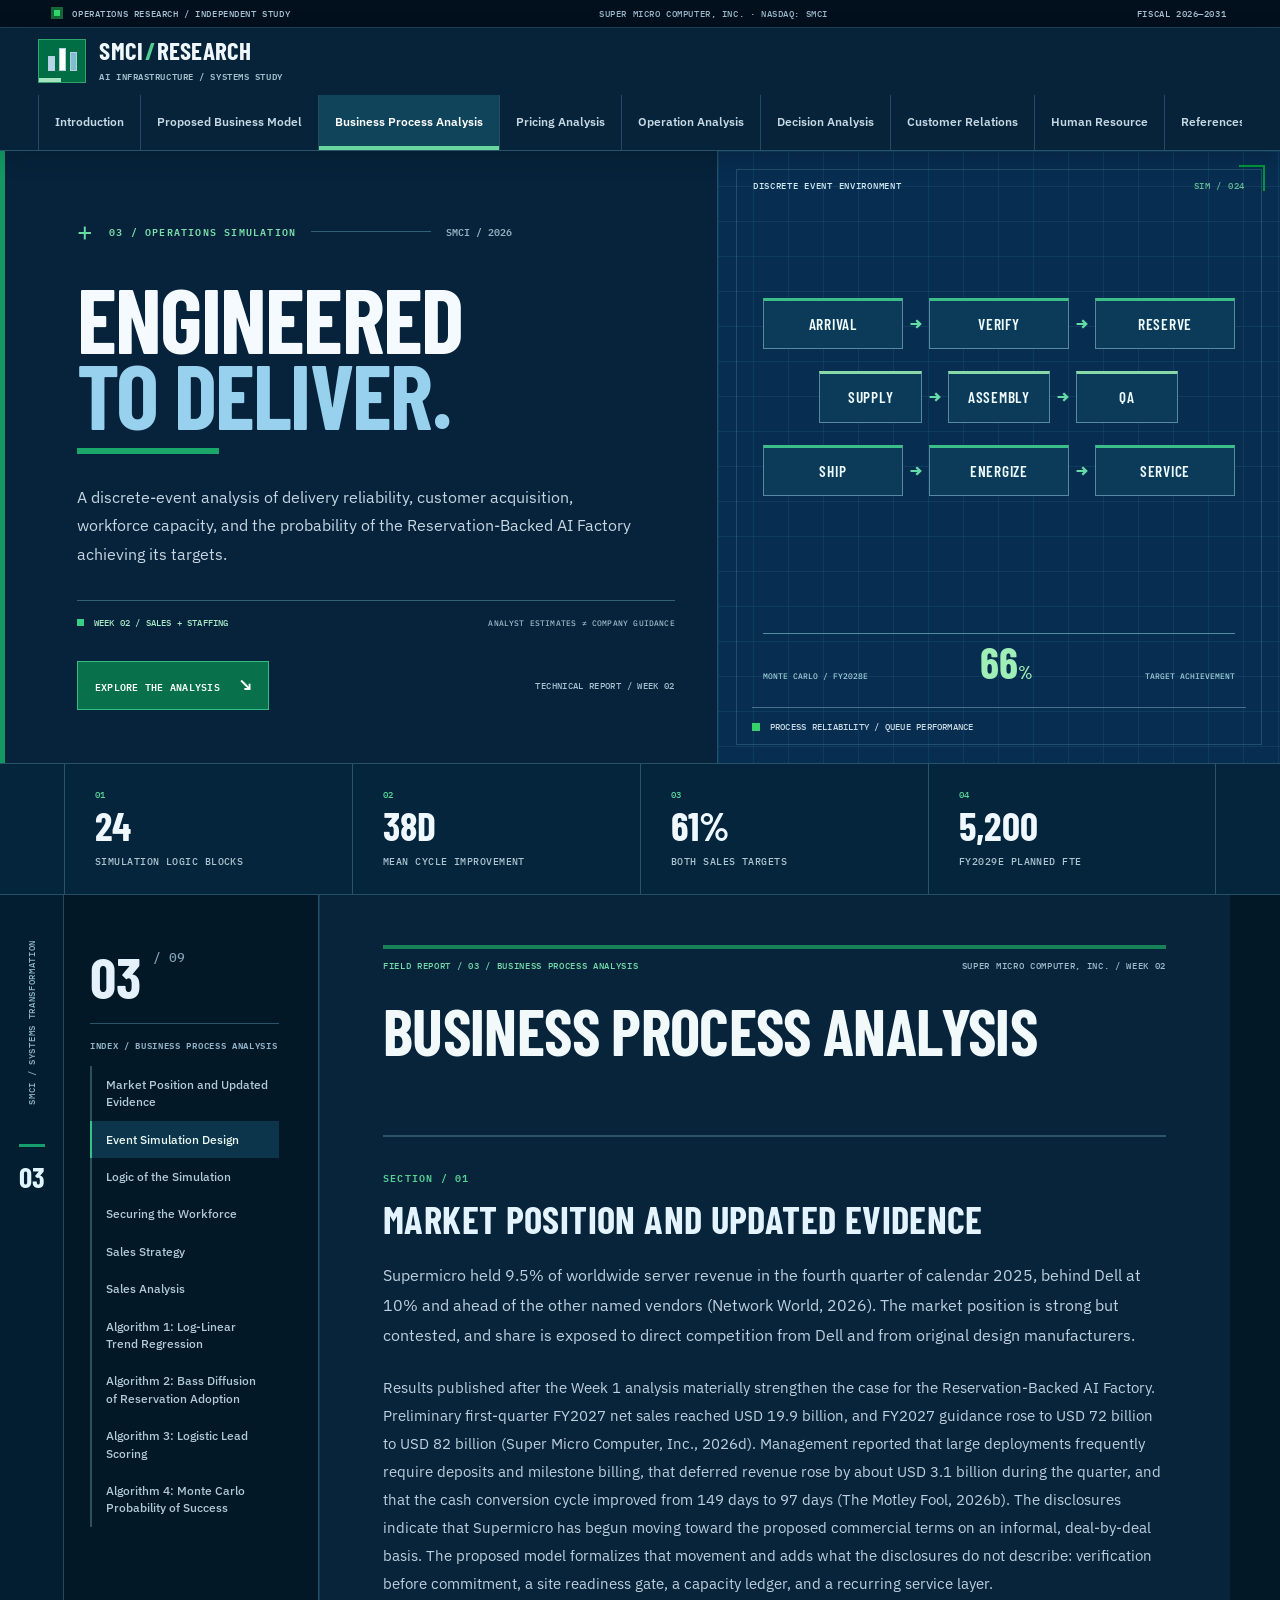
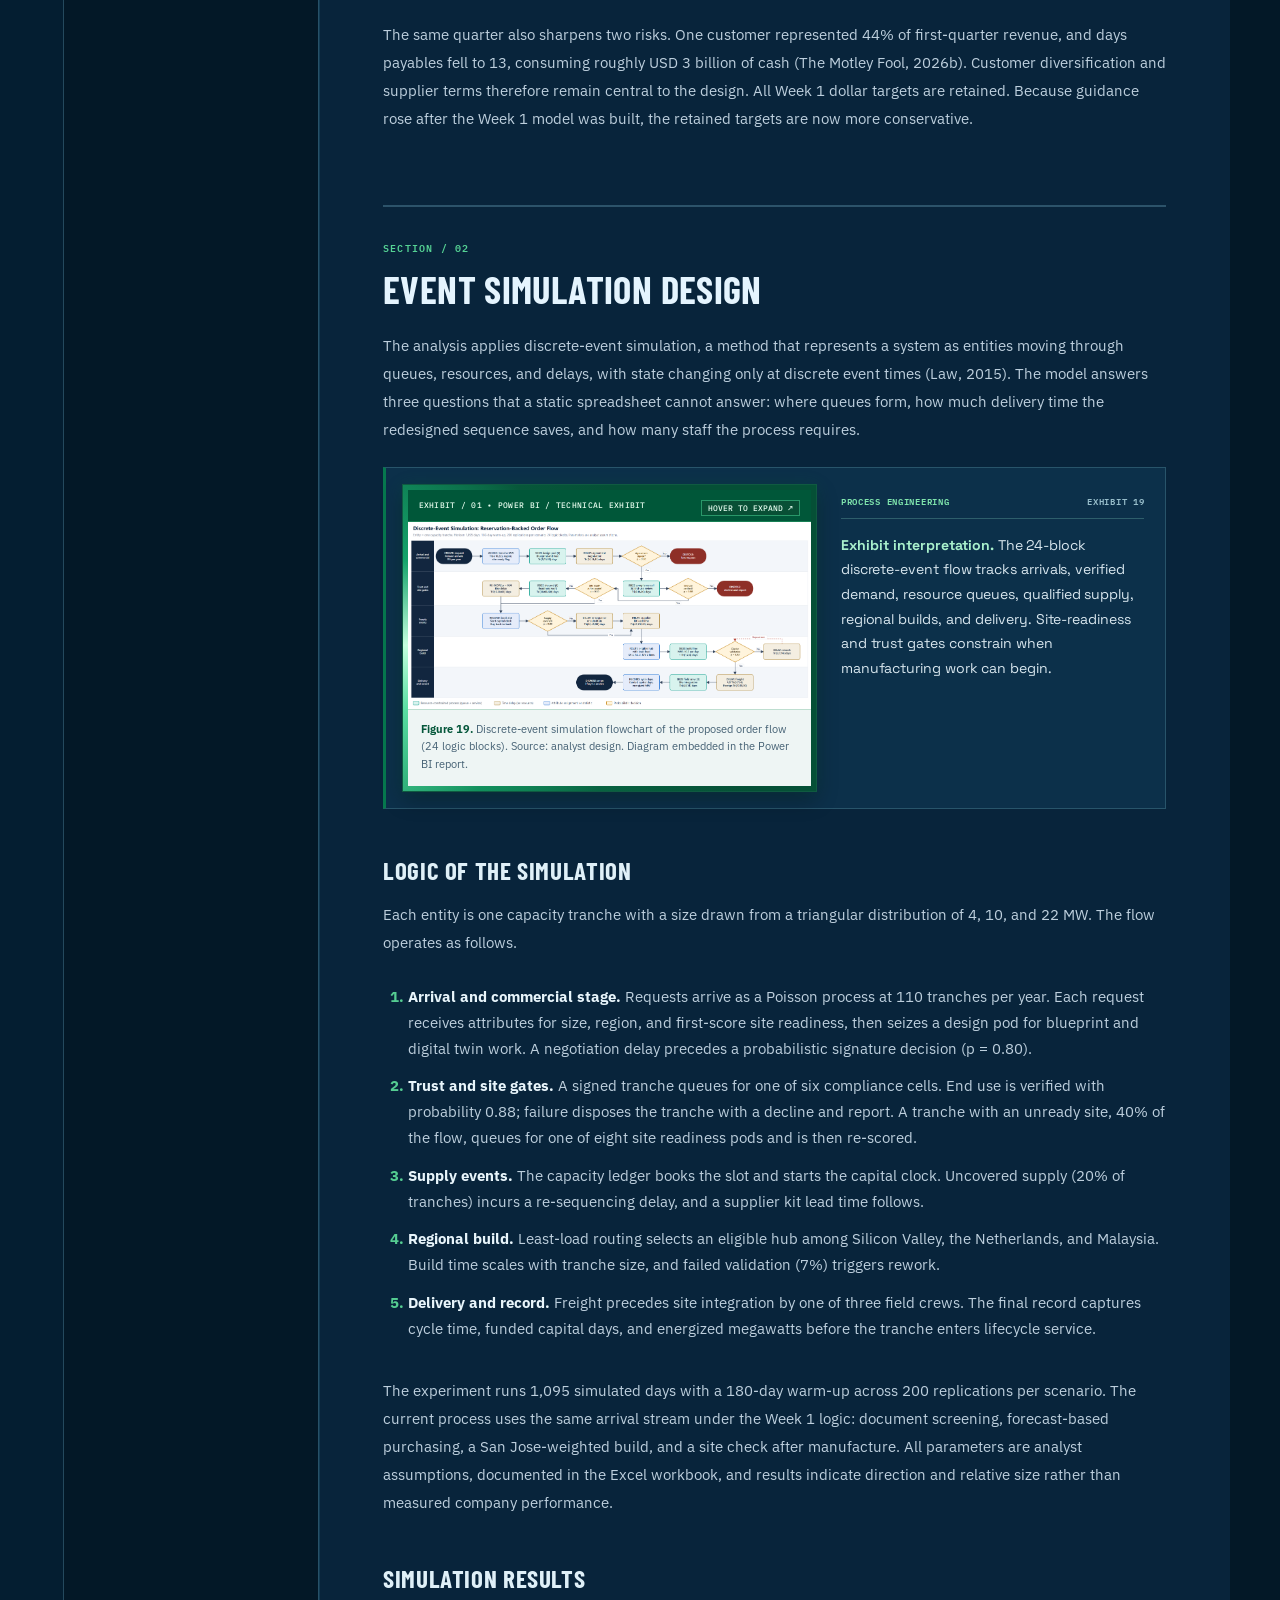
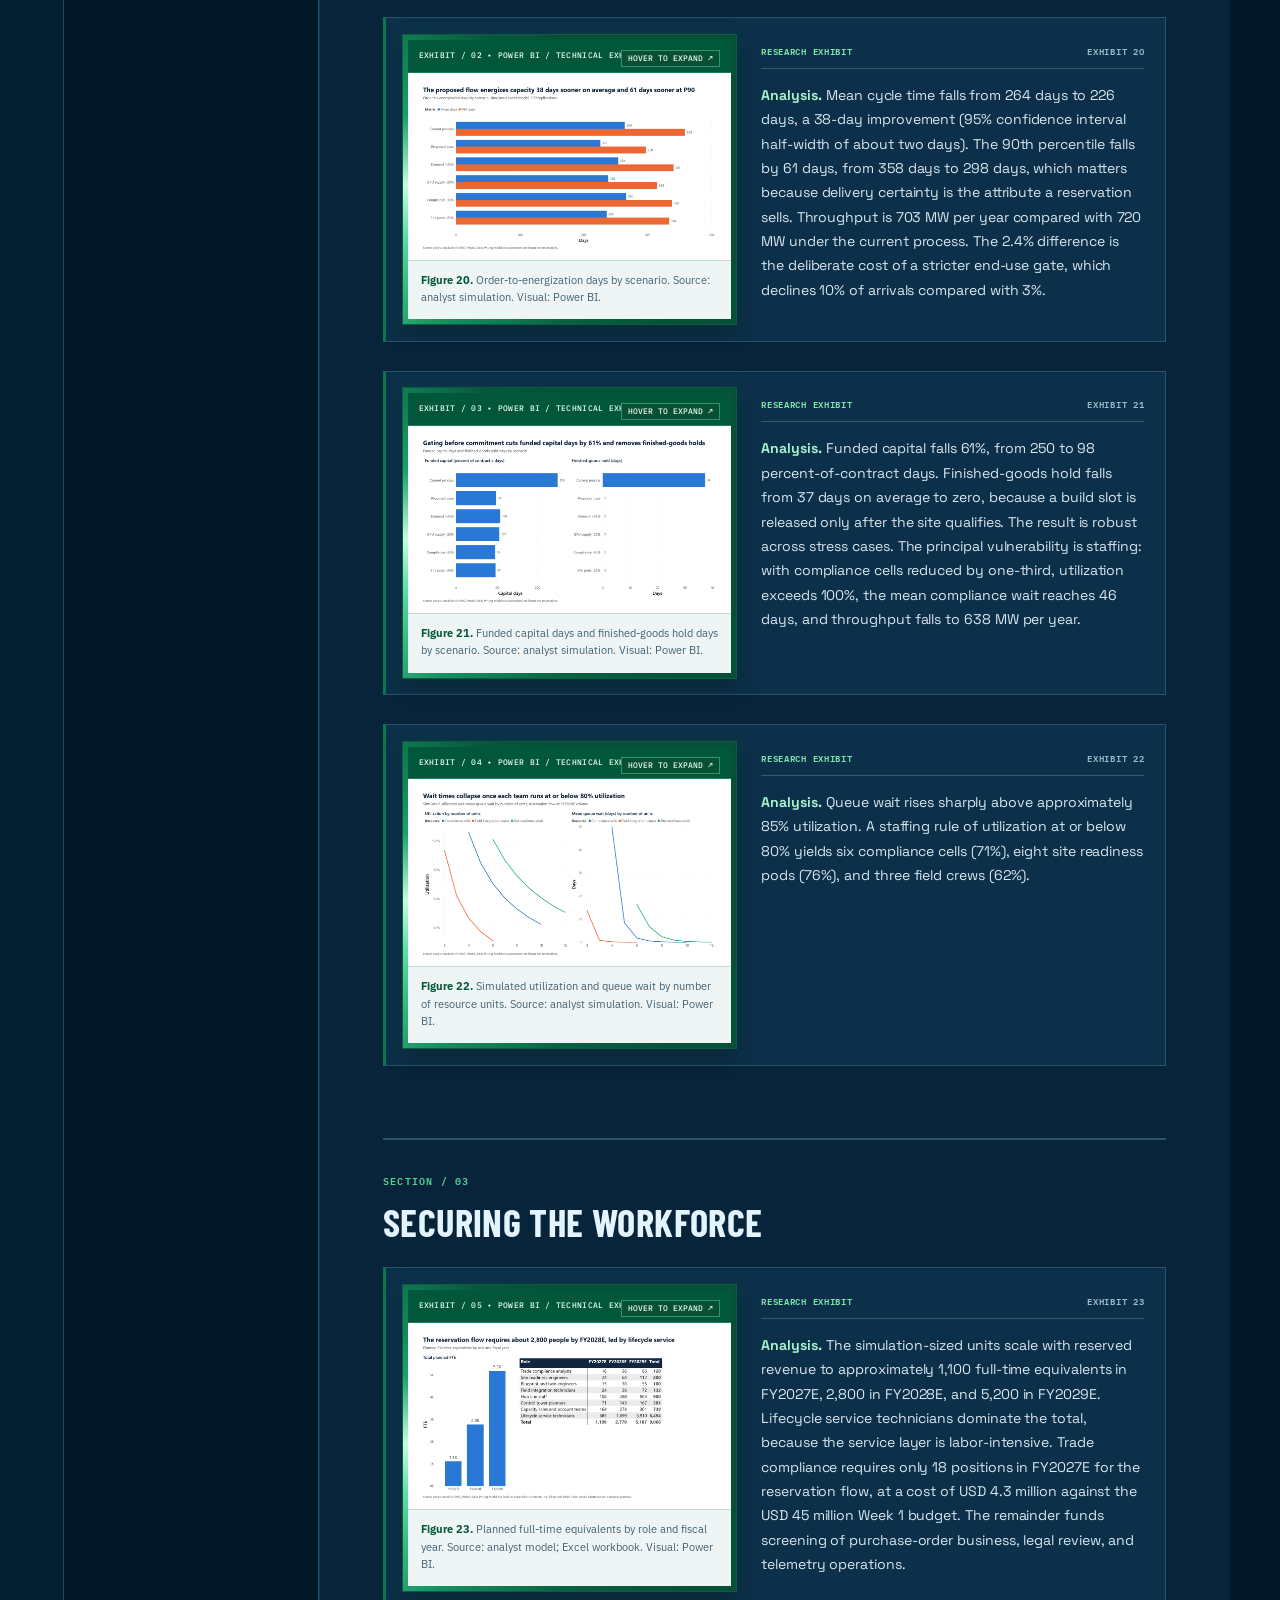
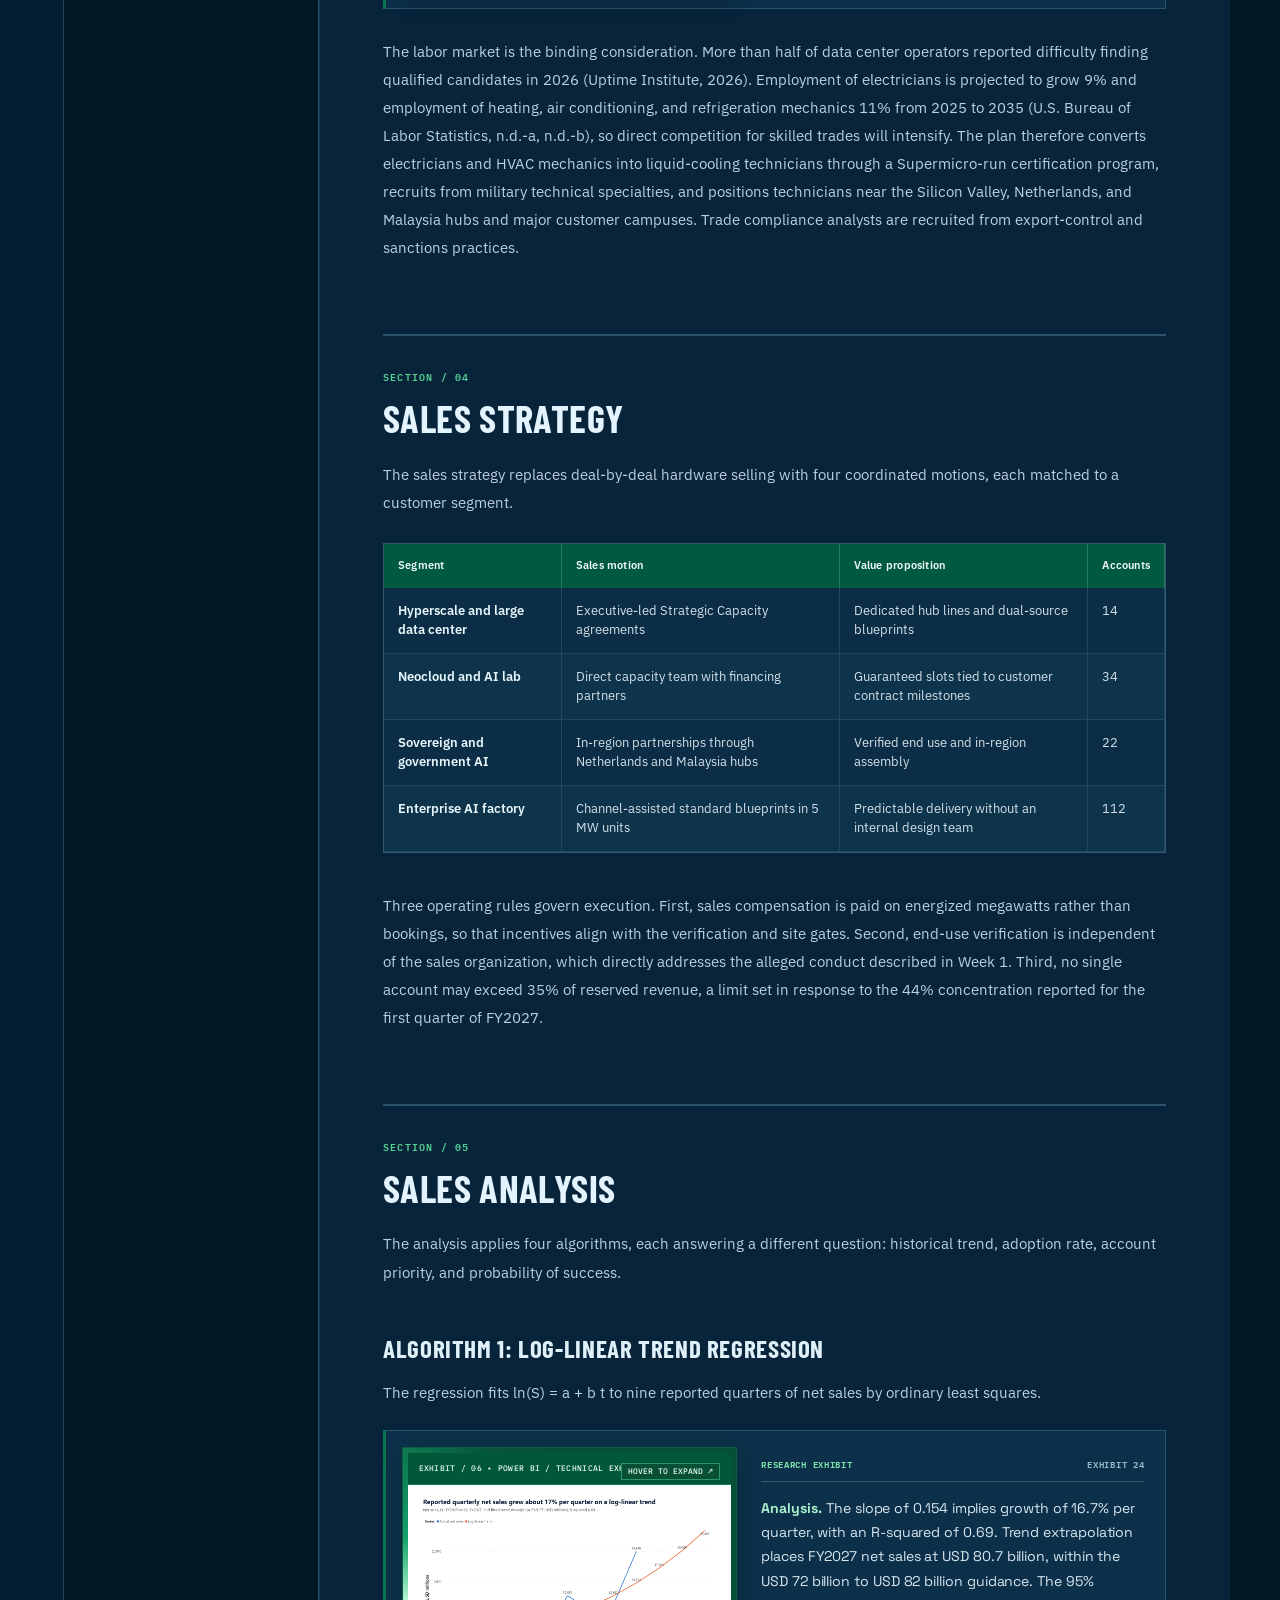
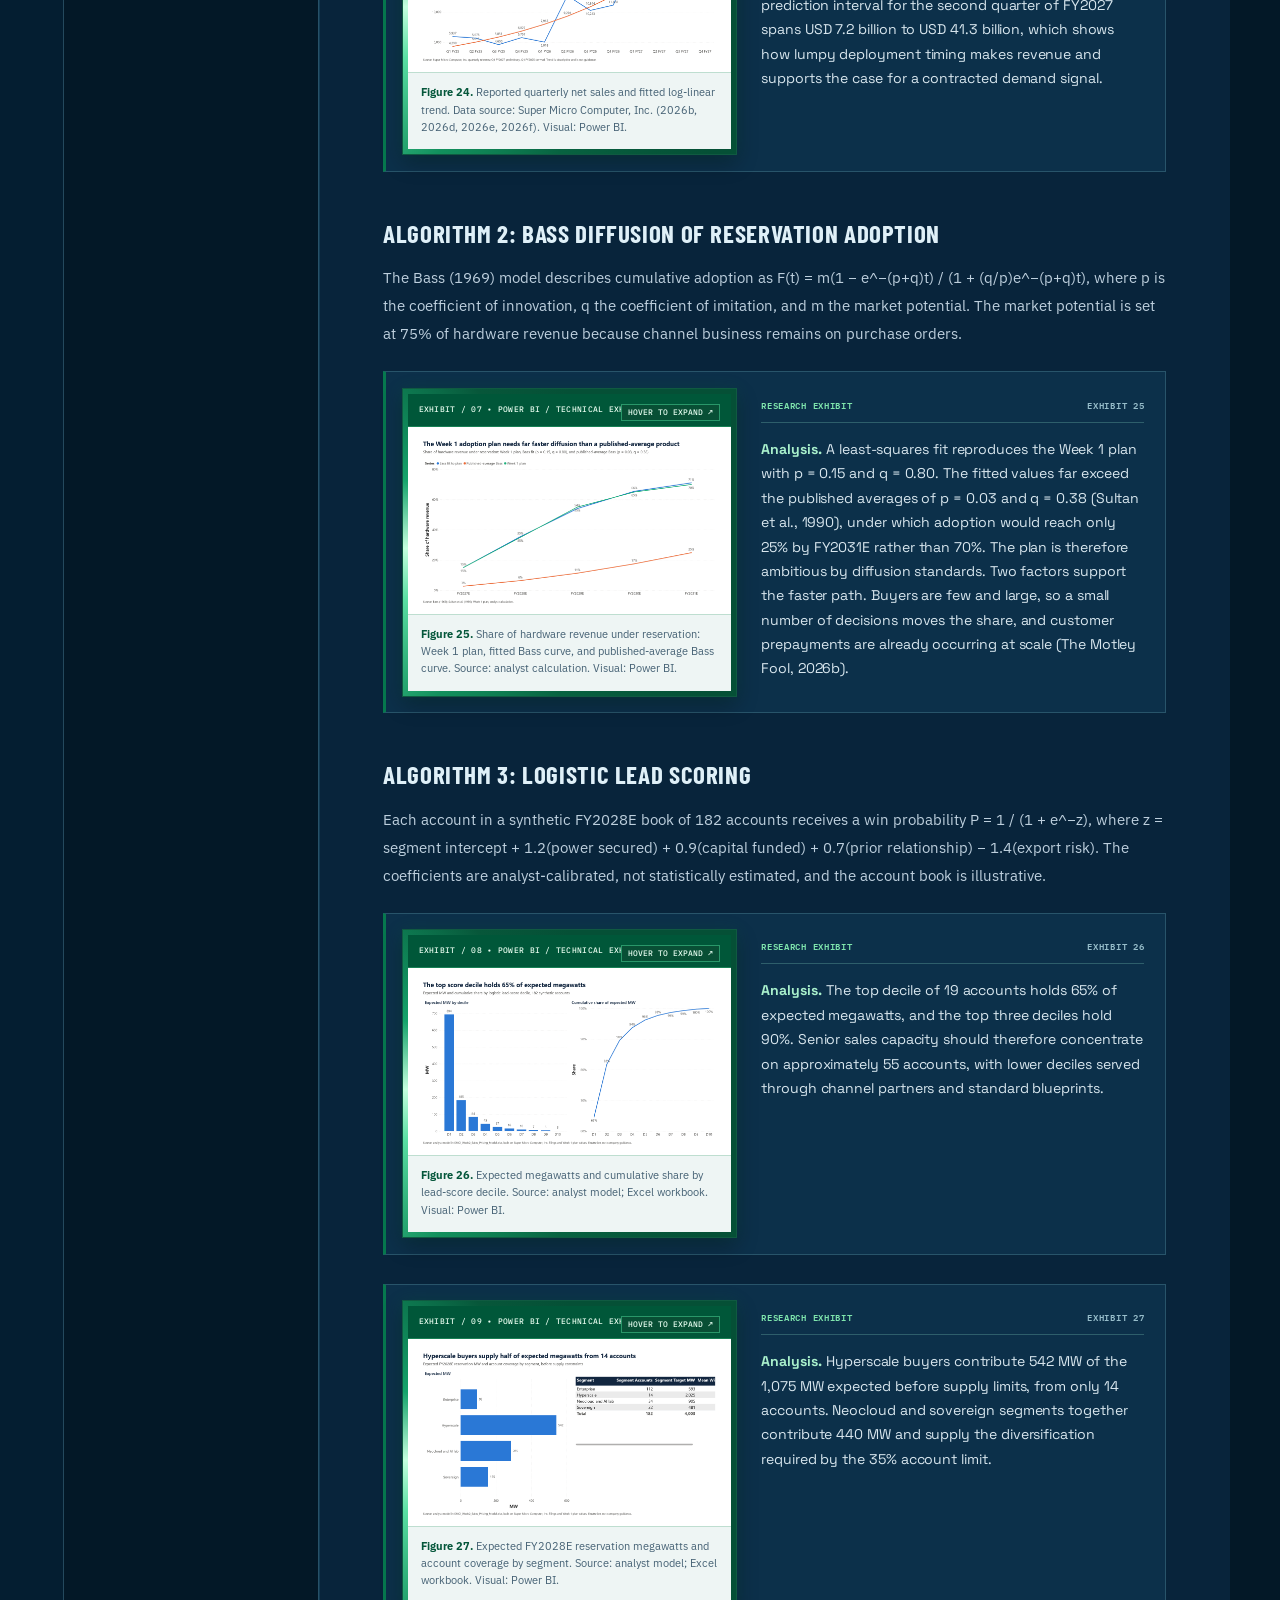
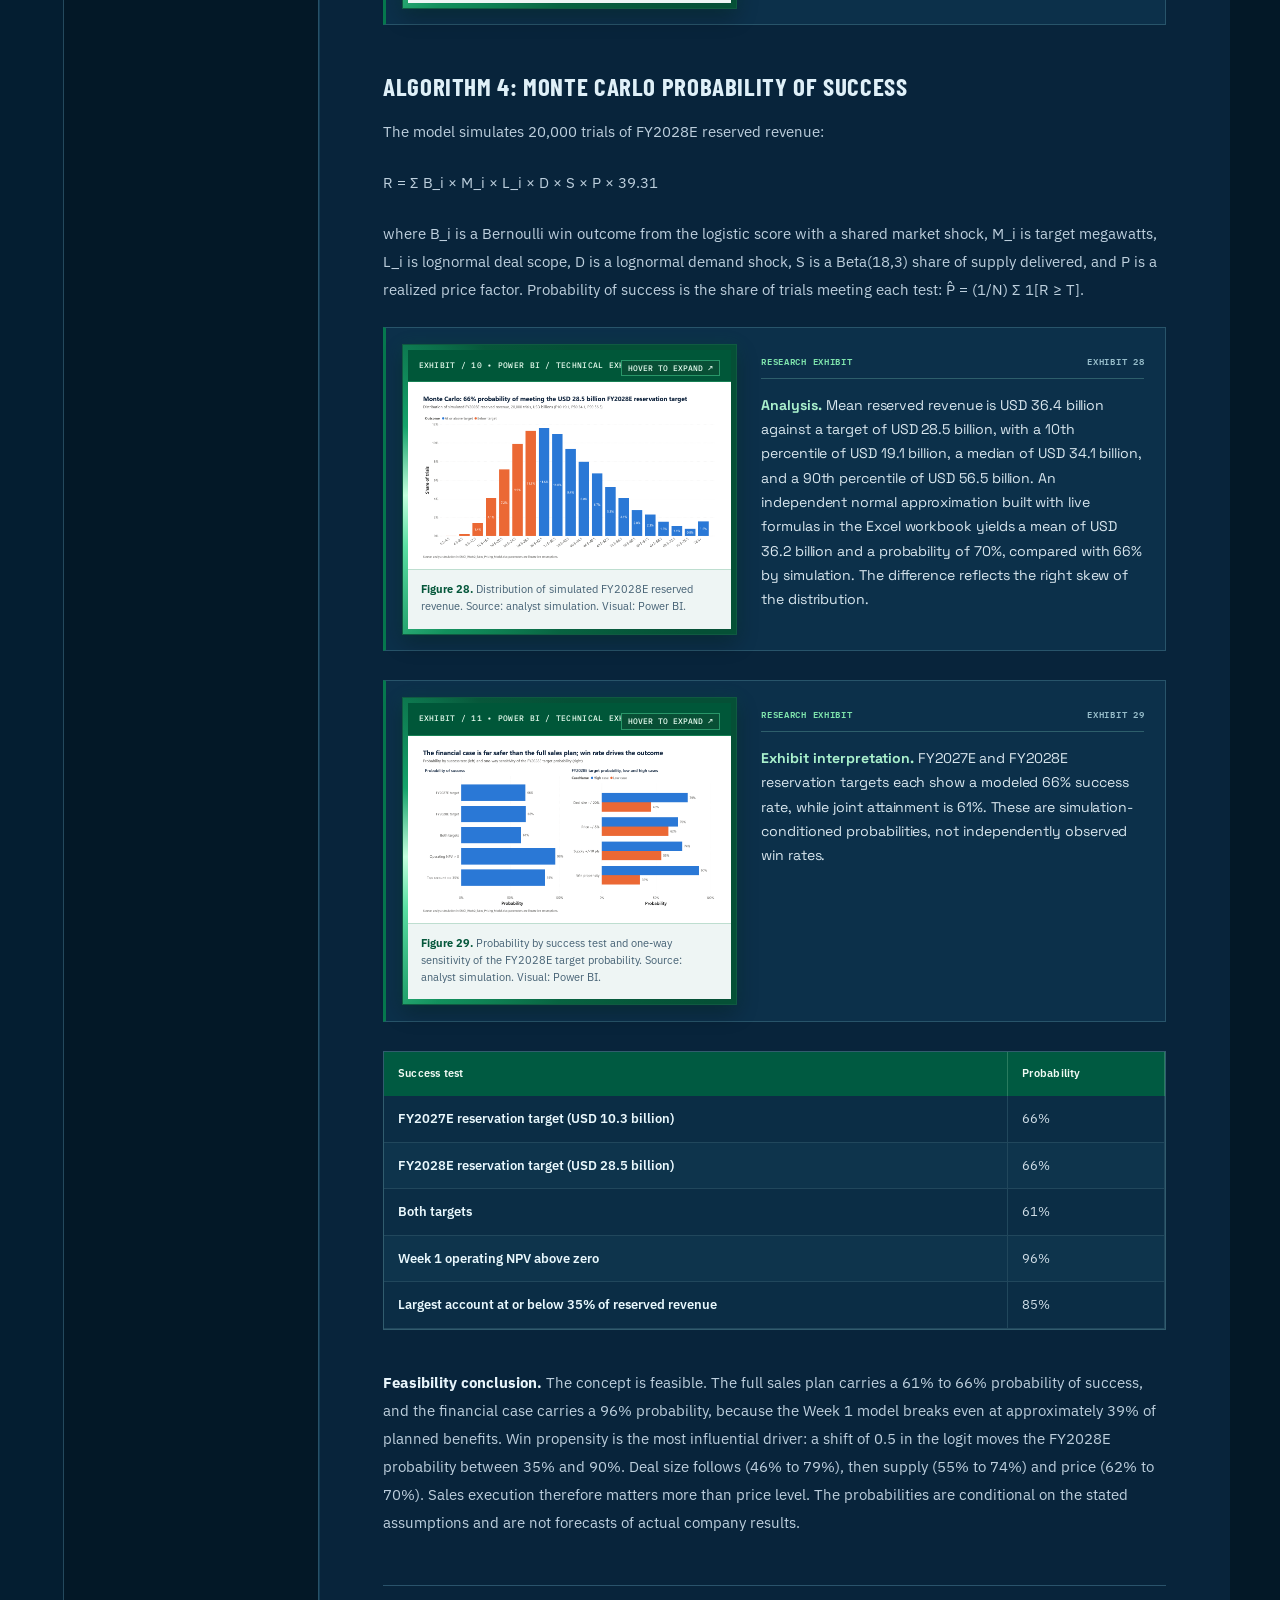
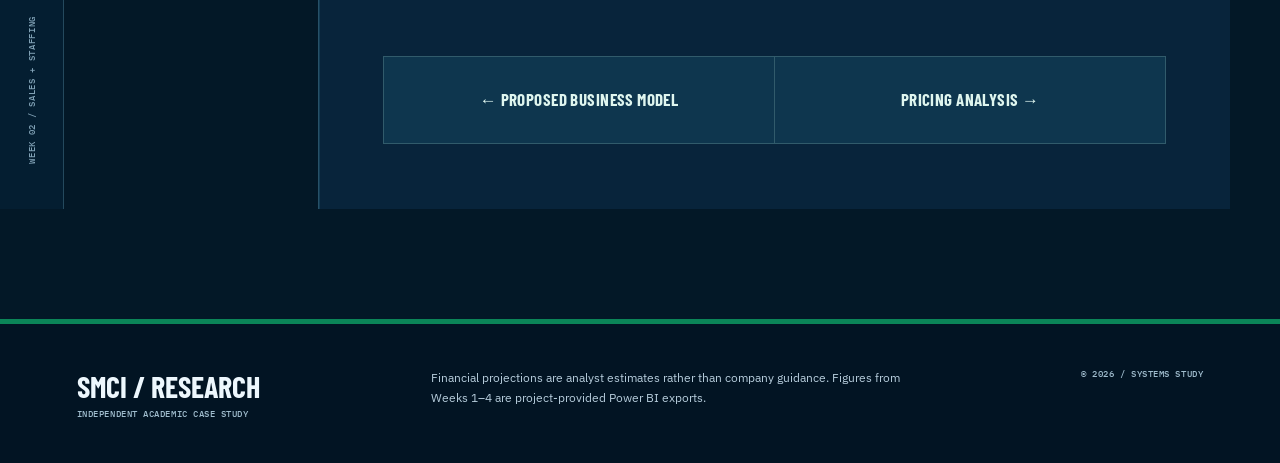
<file: business-process-analysis.html>
<!doctype html><html lang="en"><head><meta charset="utf-8"><meta name="viewport" content="width=device-width,initial-scale=1"><meta name="description" content="SMCI Reservation-Backed AI Factory research and business process redesign"><title>Business Process Analysis | SMCI Process Transformation</title><link rel="stylesheet" href="style.css"></head><body class="chapter-process">
<div class="meta-top"><span><span class="status-square"></span> OPERATIONS RESEARCH / INDEPENDENT STUDY</span><span>SUPER MICRO COMPUTER, INC. · NASDAQ: SMCI</span><span>FISCAL 2026—2031</span></div><header class="site-header"><div class="head-inner"><a class="brand" href="introduction.html" aria-label="SMCI research study home"><span class="brand-emblem"><span></span><span></span><span></span></span><span class="brand-type"><b>SMCI<span class="brand-slash">/</span>RESEARCH</b><small>AI INFRASTRUCTURE / SYSTEMS STUDY</small></span></a><nav aria-label="Primary navigation" class="nav"><a class="" href="introduction.html">Introduction</a><a class="" href="proposed-business-model.html">Proposed Business Model</a><a class="active" href="business-process-analysis.html" aria-current="page">Business Process Analysis</a><a class="" href="pricing-analysis.html">Pricing Analysis</a><a class="" href="operation-analysis.html">Operation Analysis</a><a class="" href="decision-analysis.html">Decision Analysis</a><a class="" href="customer-relations.html">Customer Relations</a><a class="" href="human-resource.html">Human Resource</a><a class="" href="references.html">References</a></nav><div class="header-meta">DOCUMENT<br><strong>03 / 09</strong></div></div></header>
<section class="hero"><div class="hero-layout"><div class="hero-copy"><div class="hero-index"><span class="crosshair">+</span>03 / OPERATIONS SIMULATION<span class="hero-index-rule"></span><span>SMCI / 2026</span></div><h1>Engineered<br><span>to deliver.</span></h1><p>A discrete-event analysis of delivery reliability, customer acquisition, workforce capacity, and the probability of the Reservation-Backed AI Factory achieving its targets.</p><div class="hero-status"><i></i>WEEK 02 / SALES + STAFFING<span class="hero-status-end">ANALYST ESTIMATES ≠ COMPANY GUIDANCE</span></div><div class="hero-cta"><a href="#content" class="read-link">EXPLORE THE ANALYSIS <span aria-hidden="true">↘</span></a><span>TECHNICAL REPORT / WEEK 02</span></div></div><div class="hero-art" aria-label="Decorative technical illustration"><div class="art-plate art-week2 art-week2-flow"><div class="art-hud"><span>DISCRETE EVENT ENVIRONMENT</span><span>SIM / 024</span></div><div class="tech-map"><div class="tech-row"><span>ARRIVAL</span><i>→</i><span>VERIFY</span><i>→</i><span>RESERVE</span></div><div class="tech-row mid"><span>SUPPLY</span><i>→</i><span>ASSEMBLY</span><i>→</i><span>QA</span></div><div class="tech-row"><span>SHIP</span><i>→</i><span>ENERGIZE</span><i>→</i><span>SERVICE</span></div></div><div class="tech-readout"><span>MONTE CARLO / FY2028E</span><strong>66<small>%</small></strong><span>TARGET ACHIEVEMENT</span></div><div class="art-bottom"><span class="art-alert good"></span> PROCESS RELIABILITY / QUEUE PERFORMANCE</div></div></div></div><div class="metric-rail"><div class="metric"><span class="metric-num">01</span><strong>24</strong><small>SIMULATION LOGIC BLOCKS</small></div><div class="metric"><span class="metric-num">02</span><strong>38D</strong><small>MEAN CYCLE IMPROVEMENT</small></div><div class="metric"><span class="metric-num">03</span><strong>61%</strong><small>BOTH SALES TARGETS</small></div><div class="metric"><span class="metric-num">04</span><strong>5,200</strong><small>FY2029E PLANNED FTE</small></div></div></section><div class="layout"><div class="chapter-rail"><span>SMCI / SYSTEMS TRANSFORMATION</span><b>03</b><span>WEEK 02 / SALES + STAFFING</span></div><aside class="sidebar"><div class="sidebar-index">03 <span>/ 09</span></div><div class="label">INDEX / BUSINESS PROCESS ANALYSIS</div><a href="#market-position-and-updated-evidence">Market Position and Updated Evidence</a><a href="#event-simulation-design">Event Simulation Design</a><a href="#logic-of-the-simulation">Logic of the Simulation</a><a href="#securing-the-workforce">Securing the Workforce</a><a href="#sales-strategy">Sales Strategy</a><a href="#sales-analysis">Sales Analysis</a><a href="#algorithm-1-loglinear-trend-regression">Algorithm 1: Log-Linear Trend Regression</a><a href="#algorithm-2-bass-diffusion-of-reservation-adoption">Algorithm 2: Bass Diffusion of Reservation Adoption</a><a href="#algorithm-3-logistic-lead-scoring">Algorithm 3: Logistic Lead Scoring</a><a href="#algorithm-4-monte-carlo-probability-of-success">Algorithm 4: Monte Carlo Probability of Success</a></aside><main class="page" id="content"><div class="document-head"><span>FIELD REPORT / 03 / BUSINESS PROCESS ANALYSIS</span><span>SUPER MICRO COMPUTER, INC. / WEEK 02</span></div><h1>Business Process Analysis</h1>
<h2 id="market-position-and-updated-evidence">Market Position and Updated Evidence</h2>
<p>Supermicro held 9.5% of worldwide server revenue in the fourth quarter of calendar 2025, behind Dell at 10% and ahead of the other named vendors (Network World, 2026). The market position is strong but contested, and share is exposed to direct competition from Dell and from original design manufacturers.</p>
<p>Results published after the Week 1 analysis materially strengthen the case for the Reservation-Backed AI Factory. Preliminary first-quarter FY2027 net sales reached USD 19.9 billion, and FY2027 guidance rose to USD 72 billion to USD 82 billion (Super Micro Computer, Inc., 2026d). Management reported that large deployments frequently require deposits and milestone billing, that deferred revenue rose by about USD 3.1 billion during the quarter, and that the cash conversion cycle improved from 149 days to 97 days (The Motley Fool, 2026b). The disclosures indicate that Supermicro has begun moving toward the proposed commercial terms on an informal, deal-by-deal basis. The proposed model formalizes that movement and adds what the disclosures do not describe: verification before commitment, a site readiness gate, a capacity ledger, and a recurring service layer.</p>
<p>The same quarter also sharpens two risks. One customer represented 44% of first-quarter revenue, and days payables fell to 13, consuming roughly USD 3 billion of cash (The Motley Fool, 2026b). Customer diversification and supplier terms therefore remain central to the design. All Week 1 dollar targets are retained. Because guidance rose after the Week 1 model was built, the retained targets are now more conservative.</p>
<h2 id="event-simulation-design">Event Simulation Design</h2>
<p>The analysis applies discrete-event simulation, a method that represents a system as entities moving through queues, resources, and delays, with state changing only at discrete event times (Law, 2015). The model answers three questions that a static spreadsheet cannot answer: where queues form, how much delivery time the redesigned sequence saves, and how many staff the process requires.</p>
<section class="exhibit-pair exhibit-diagram" aria-label="Figure 19 and supporting analysis"><div class="exhibit-media"><figure class="figure process" data-figure="19"><img loading="eager" fetchpriority="high" decoding="async" src="Fig19_Event_Simulation_Flow.png" alt="Figure 19: Event Simulation Flow" width="1200" height="720"><figcaption><strong>Figure 19.</strong> Discrete-event simulation flowchart of the proposed order flow (24 logic blocks). Source: analyst design. Diagram embedded in the Power BI report.</figcaption></figure></div><div class="exhibit-text"><div class="reading-tag"><span>PROCESS ENGINEERING</span><span>EXHIBIT 19</span></div><p><strong>Exhibit interpretation.</strong> The 24-block discrete-event flow tracks arrivals, verified demand, resource queues, qualified supply, regional builds, and delivery. Site-readiness and trust gates constrain when manufacturing work can begin.</p></div></section>
<h3 id="logic-of-the-simulation">Logic of the Simulation</h3>
<p>Each entity is one capacity tranche with a size drawn from a triangular distribution of 4, 10, and 22 MW. The flow operates as follows.</p>
<ol><li><strong>Arrival and commercial stage.</strong> Requests arrive as a Poisson process at 110 tranches per year. Each request receives attributes for size, region, and first-score site readiness, then seizes a design pod for blueprint and digital twin work. A negotiation delay precedes a probabilistic signature decision (p = 0.80).</li><li><strong>Trust and site gates.</strong> A signed tranche queues for one of six compliance cells. End use is verified with probability 0.88; failure disposes the tranche with a decline and report. A tranche with an unready site, 40% of the flow, queues for one of eight site readiness pods and is then re-scored.</li><li><strong>Supply events.</strong> The capacity ledger books the slot and starts the capital clock. Uncovered supply (20% of tranches) incurs a re-sequencing delay, and a supplier kit lead time follows.</li><li><strong>Regional build.</strong> Least-load routing selects an eligible hub among Silicon Valley, the Netherlands, and Malaysia. Build time scales with tranche size, and failed validation (7%) triggers rework.</li><li><strong>Delivery and record.</strong> Freight precedes site integration by one of three field crews. The final record captures cycle time, funded capital days, and energized megawatts before the tranche enters lifecycle service.</li></ol>
<p>The experiment runs 1,095 simulated days with a 180-day warm-up across 200 replications per scenario. The current process uses the same arrival stream under the Week 1 logic: document screening, forecast-based purchasing, a San Jose-weighted build, and a site check after manufacture. All parameters are analyst assumptions, documented in the Excel workbook, and results indicate direction and relative size rather than measured company performance.</p>
<h3 id="simulation-results">Simulation Results</h3>
<section class="exhibit-pair" aria-label="Figure 20 and supporting analysis"><div class="exhibit-media"><figure class="figure" data-figure="20"><img loading="lazy" decoding="async" src="Fig20_Cycle_Time.png" alt="Figure 20: Cycle Time" width="1200" height="720"><figcaption><strong>Figure 20.</strong> Order-to-energization days by scenario. Source: analyst simulation. Visual: Power BI.</figcaption></figure></div><div class="exhibit-text"><div class="reading-tag"><span>RESEARCH EXHIBIT</span><span>EXHIBIT 20</span></div><p><strong>Analysis.</strong> Mean cycle time falls from 264 days to 226 days, a 38-day improvement (95% confidence interval half-width of about two days). The 90th percentile falls by 61 days, from 358 days to 298 days, which matters because delivery certainty is the attribute a reservation sells. Throughput is 703 MW per year compared with 720 MW under the current process. The 2.4% difference is the deliberate cost of a stricter end-use gate, which declines 10% of arrivals compared with 3%.</p></div></section>
<section class="exhibit-pair" aria-label="Figure 21 and supporting analysis"><div class="exhibit-media"><figure class="figure" data-figure="21"><img loading="lazy" decoding="async" src="Fig21_Capital_and_Hold.png" alt="Figure 21: Capital and Hold" width="1200" height="720"><figcaption><strong>Figure 21.</strong> Funded capital days and finished-goods hold days by scenario. Source: analyst simulation. Visual: Power BI.</figcaption></figure></div><div class="exhibit-text"><div class="reading-tag"><span>RESEARCH EXHIBIT</span><span>EXHIBIT 21</span></div><p><strong>Analysis.</strong> Funded capital falls 61%, from 250 to 98 percent-of-contract days. Finished-goods hold falls from 37 days on average to zero, because a build slot is released only after the site qualifies. The result is robust across stress cases. The principal vulnerability is staffing: with compliance cells reduced by one-third, utilization exceeds 100%, the mean compliance wait reaches 46 days, and throughput falls to 638 MW per year.</p></div></section>
<section class="exhibit-pair" aria-label="Figure 22 and supporting analysis"><div class="exhibit-media"><figure class="figure" data-figure="22"><img loading="lazy" decoding="async" src="Fig22_Staffing_Curves.png" alt="Figure 22: Staffing Curves" width="1200" height="720"><figcaption><strong>Figure 22.</strong> Simulated utilization and queue wait by number of resource units. Source: analyst simulation. Visual: Power BI.</figcaption></figure></div><div class="exhibit-text"><div class="reading-tag"><span>RESEARCH EXHIBIT</span><span>EXHIBIT 22</span></div><p><strong>Analysis.</strong> Queue wait rises sharply above approximately 85% utilization. A staffing rule of utilization at or below 80% yields six compliance cells (71%), eight site readiness pods (76%), and three field crews (62%).</p></div></section>
<h2 id="securing-the-workforce">Securing the Workforce</h2>
<section class="exhibit-pair" aria-label="Figure 23 and supporting analysis"><div class="exhibit-media"><figure class="figure" data-figure="23"><img loading="lazy" decoding="async" src="Fig23_Workforce_Plan.png" alt="Figure 23: Workforce Plan" width="1200" height="720"><figcaption><strong>Figure 23.</strong> Planned full-time equivalents by role and fiscal year. Source: analyst model; Excel workbook. Visual: Power BI.</figcaption></figure></div><div class="exhibit-text"><div class="reading-tag"><span>RESEARCH EXHIBIT</span><span>EXHIBIT 23</span></div><p><strong>Analysis.</strong> The simulation-sized units scale with reserved revenue to approximately 1,100 full-time equivalents in FY2027E, 2,800 in FY2028E, and 5,200 in FY2029E. Lifecycle service technicians dominate the total, because the service layer is labor-intensive. Trade compliance requires only 18 positions in FY2027E for the reservation flow, at a cost of USD 4.3 million against the USD 45 million Week 1 budget. The remainder funds screening of purchase-order business, legal review, and telemetry operations.</p></div></section>
<p>The labor market is the binding consideration. More than half of data center operators reported difficulty finding qualified candidates in 2026 (Uptime Institute, 2026). Employment of electricians is projected to grow 9% and employment of heating, air conditioning, and refrigeration mechanics 11% from 2025 to 2035 (U.S. Bureau of Labor Statistics, n.d.-a, n.d.-b), so direct competition for skilled trades will intensify. The plan therefore converts electricians and HVAC mechanics into liquid-cooling technicians through a Supermicro-run certification program, recruits from military technical specialties, and positions technicians near the Silicon Valley, Netherlands, and Malaysia hubs and major customer campuses. Trade compliance analysts are recruited from export-control and sanctions practices.</p>
<h2 id="sales-strategy">Sales Strategy</h2>
<p>The sales strategy replaces deal-by-deal hardware selling with four coordinated motions, each matched to a customer segment.</p>
<div class="table-wrap"><table><thead><tr><th scope="col">Segment</th><th scope="col">Sales motion</th><th scope="col">Value proposition</th><th scope="col">Accounts</th></tr></thead><tbody><tr><td>Hyperscale and large data center</td><td>Executive-led Strategic Capacity agreements</td><td>Dedicated hub lines and dual-source blueprints</td><td>14</td></tr><tr><td>Neocloud and AI lab</td><td>Direct capacity team with financing partners</td><td>Guaranteed slots tied to customer contract milestones</td><td>34</td></tr><tr><td>Sovereign and government AI</td><td>In-region partnerships through Netherlands and Malaysia hubs</td><td>Verified end use and in-region assembly</td><td>22</td></tr><tr><td>Enterprise AI factory</td><td>Channel-assisted standard blueprints in 5 MW units</td><td>Predictable delivery without an internal design team</td><td>112</td></tr></tbody></table></div>
<p>Three operating rules govern execution. First, sales compensation is paid on energized megawatts rather than bookings, so that incentives align with the verification and site gates. Second, end-use verification is independent of the sales organization, which directly addresses the alleged conduct described in Week 1. Third, no single account may exceed 35% of reserved revenue, a limit set in response to the 44% concentration reported for the first quarter of FY2027.</p>
<h2 id="sales-analysis">Sales Analysis</h2>
<p>The analysis applies four algorithms, each answering a different question: historical trend, adoption rate, account priority, and probability of success.</p>
<h3 id="algorithm-1-loglinear-trend-regression">Algorithm 1: Log-Linear Trend Regression</h3>
<p>The regression fits ln(S) = a + b t to nine reported quarters of net sales by ordinary least squares.</p>
<section class="exhibit-pair" aria-label="Figure 24 and supporting analysis"><div class="exhibit-media"><figure class="figure" data-figure="24"><img loading="lazy" decoding="async" src="Fig24_Sales_Trend.png" alt="Figure 24: Sales Trend" width="1200" height="720"><figcaption><strong>Figure 24.</strong> Reported quarterly net sales and fitted log-linear trend. Data source: Super Micro Computer, Inc. (2026b, 2026d, 2026e, 2026f). Visual: Power BI.</figcaption></figure></div><div class="exhibit-text"><div class="reading-tag"><span>RESEARCH EXHIBIT</span><span>EXHIBIT 24</span></div><p><strong>Analysis.</strong> The slope of 0.154 implies growth of 16.7% per quarter, with an R-squared of 0.69. Trend extrapolation places FY2027 net sales at USD 80.7 billion, within the USD 72 billion to USD 82 billion guidance. The 95% prediction interval for the second quarter of FY2027 spans USD 7.2 billion to USD 41.3 billion, which shows how lumpy deployment timing makes revenue and supports the case for a contracted demand signal.</p></div></section>
<h3 id="algorithm-2-bass-diffusion-of-reservation-adoption">Algorithm 2: Bass Diffusion of Reservation Adoption</h3>
<p>The Bass (1969) model describes cumulative adoption as F(t) = m(1 − e^−(p+q)t) / (1 + (q/p)e^−(p+q)t), where p is the coefficient of innovation, q the coefficient of imitation, and m the market potential. The market potential is set at 75% of hardware revenue because channel business remains on purchase orders.</p>
<section class="exhibit-pair" aria-label="Figure 25 and supporting analysis"><div class="exhibit-media"><figure class="figure" data-figure="25"><img loading="lazy" decoding="async" src="Fig25_Adoption_Curve.png" alt="Figure 25: Adoption Curve" width="1200" height="720"><figcaption><strong>Figure 25.</strong> Share of hardware revenue under reservation: Week 1 plan, fitted Bass curve, and published-average Bass curve. Source: analyst calculation. Visual: Power BI.</figcaption></figure></div><div class="exhibit-text"><div class="reading-tag"><span>RESEARCH EXHIBIT</span><span>EXHIBIT 25</span></div><p><strong>Analysis.</strong> A least-squares fit reproduces the Week 1 plan with p = 0.15 and q = 0.80. The fitted values far exceed the published averages of p = 0.03 and q = 0.38 (Sultan et al., 1990), under which adoption would reach only 25% by FY2031E rather than 70%. The plan is therefore ambitious by diffusion standards. Two factors support the faster path. Buyers are few and large, so a small number of decisions moves the share, and customer prepayments are already occurring at scale (The Motley Fool, 2026b).</p></div></section>
<h3 id="algorithm-3-logistic-lead-scoring">Algorithm 3: Logistic Lead Scoring</h3>
<p>Each account in a synthetic FY2028E book of 182 accounts receives a win probability P = 1 / (1 + e^−z), where z = segment intercept + 1.2(power secured) + 0.9(capital funded) + 0.7(prior relationship) − 1.4(export risk). The coefficients are analyst-calibrated, not statistically estimated, and the account book is illustrative.</p>
<section class="exhibit-pair" aria-label="Figure 26 and supporting analysis"><div class="exhibit-media"><figure class="figure" data-figure="26"><img loading="lazy" decoding="async" src="Fig26_Lead_Score_Deciles.png" alt="Figure 26: Lead Score Deciles" width="1200" height="720"><figcaption><strong>Figure 26.</strong> Expected megawatts and cumulative share by lead-score decile. Source: analyst model; Excel workbook. Visual: Power BI.</figcaption></figure></div><div class="exhibit-text"><div class="reading-tag"><span>RESEARCH EXHIBIT</span><span>EXHIBIT 26</span></div><p><strong>Analysis.</strong> The top decile of 19 accounts holds 65% of expected megawatts, and the top three deciles hold 90%. Senior sales capacity should therefore concentrate on approximately 55 accounts, with lower deciles served through channel partners and standard blueprints.</p></div></section>
<section class="exhibit-pair" aria-label="Figure 27 and supporting analysis"><div class="exhibit-media"><figure class="figure" data-figure="27"><img loading="lazy" decoding="async" src="Fig27_Customer_Segments.png" alt="Figure 27: Customer Segments" width="1200" height="720"><figcaption><strong>Figure 27.</strong> Expected FY2028E reservation megawatts and account coverage by segment. Source: analyst model; Excel workbook. Visual: Power BI.</figcaption></figure></div><div class="exhibit-text"><div class="reading-tag"><span>RESEARCH EXHIBIT</span><span>EXHIBIT 27</span></div><p><strong>Analysis.</strong> Hyperscale buyers contribute 542 MW of the 1,075 MW expected before supply limits, from only 14 accounts. Neocloud and sovereign segments together contribute 440 MW and supply the diversification required by the 35% account limit.</p></div></section>
<h3 id="algorithm-4-monte-carlo-probability-of-success">Algorithm 4: Monte Carlo Probability of Success</h3>
<p>The model simulates 20,000 trials of FY2028E reserved revenue:</p>
<p>R = Σ B_i × M_i × L_i × D × S × P × 39.31</p>
<p>where B_i is a Bernoulli win outcome from the logistic score with a shared market shock, M_i is target megawatts, L_i is lognormal deal scope, D is a lognormal demand shock, S is a Beta(18,3) share of supply delivered, and P is a realized price factor. Probability of success is the share of trials meeting each test: P̂ = (1/N) Σ 1[R ≥ T].</p>
<section class="exhibit-pair" aria-label="Figure 28 and supporting analysis"><div class="exhibit-media"><figure class="figure" data-figure="28"><img loading="lazy" decoding="async" src="Fig28_Monte_Carlo.png" alt="Figure 28: Monte Carlo" width="1200" height="720"><figcaption><strong>Figure 28.</strong> Distribution of simulated FY2028E reserved revenue. Source: analyst simulation. Visual: Power BI.</figcaption></figure></div><div class="exhibit-text"><div class="reading-tag"><span>RESEARCH EXHIBIT</span><span>EXHIBIT 28</span></div><p><strong>Analysis.</strong> Mean reserved revenue is USD 36.4 billion against a target of USD 28.5 billion, with a 10th percentile of USD 19.1 billion, a median of USD 34.1 billion, and a 90th percentile of USD 56.5 billion. An independent normal approximation built with live formulas in the Excel workbook yields a mean of USD 36.2 billion and a probability of 70%, compared with 66% by simulation. The difference reflects the right skew of the distribution.</p></div></section>
<section class="exhibit-pair" aria-label="Figure 29 and supporting analysis"><div class="exhibit-media"><figure class="figure" data-figure="29"><img loading="lazy" decoding="async" src="Fig29_Probability_of_Success.png" alt="Figure 29: Probability of Success" width="1200" height="720"><figcaption><strong>Figure 29.</strong> Probability by success test and one-way sensitivity of the FY2028E target probability. Source: analyst simulation. Visual: Power BI.</figcaption></figure></div><div class="exhibit-text"><div class="reading-tag"><span>RESEARCH EXHIBIT</span><span>EXHIBIT 29</span></div><p><strong>Exhibit interpretation.</strong> FY2027E and FY2028E reservation targets each show a modeled 66% success rate, while joint attainment is 61%. These are simulation-conditioned probabilities, not independently observed win rates.</p></div></section>
<div class="table-wrap"><table><thead><tr><th scope="col">Success test</th><th scope="col">Probability</th></tr></thead><tbody><tr><td>FY2027E reservation target (USD 10.3 billion)</td><td>66%</td></tr><tr><td>FY2028E reservation target (USD 28.5 billion)</td><td>66%</td></tr><tr><td>Both targets</td><td>61%</td></tr><tr><td>Week 1 operating NPV above zero</td><td>96%</td></tr><tr><td>Largest account at or below 35% of reserved revenue</td><td>85%</td></tr></tbody></table></div>
<p><strong>Feasibility conclusion.</strong> The concept is feasible. The full sales plan carries a 61% to 66% probability of success, and the financial case carries a 96% probability, because the Week 1 model breaks even at approximately 39% of planned benefits. Win propensity is the most influential driver: a shift of 0.5 in the logit moves the FY2028E probability between 35% and 90%. Deal size follows (46% to 79%), then supply (55% to 74%) and price (62% to 70%). Sales execution therefore matters more than price level. The probabilities are conditional on the stated assumptions and are not forecasts of actual company results.</p>
<hr>
<div class="endnav"><a href="proposed-business-model.html">← Proposed Business Model</a><a href="pricing-analysis.html">Pricing Analysis →</a></div></main></div><footer><div class="footer-in"><div><b>SMCI / RESEARCH</b><span>INDEPENDENT ACADEMIC CASE STUDY</span></div><p>Financial projections are analyst estimates rather than company guidance. Figures from Weeks 1–4 are project-provided Power BI exports.</p><div class="footer-code">© 2026 / SYSTEMS STUDY</div></div></footer><div id="lightbox" role="dialog" aria-label="Enlarged research figure"><button aria-label="Close">×</button><img alt="Enlarged figure"></div><script src="script.js"></script></body></html>
</file>
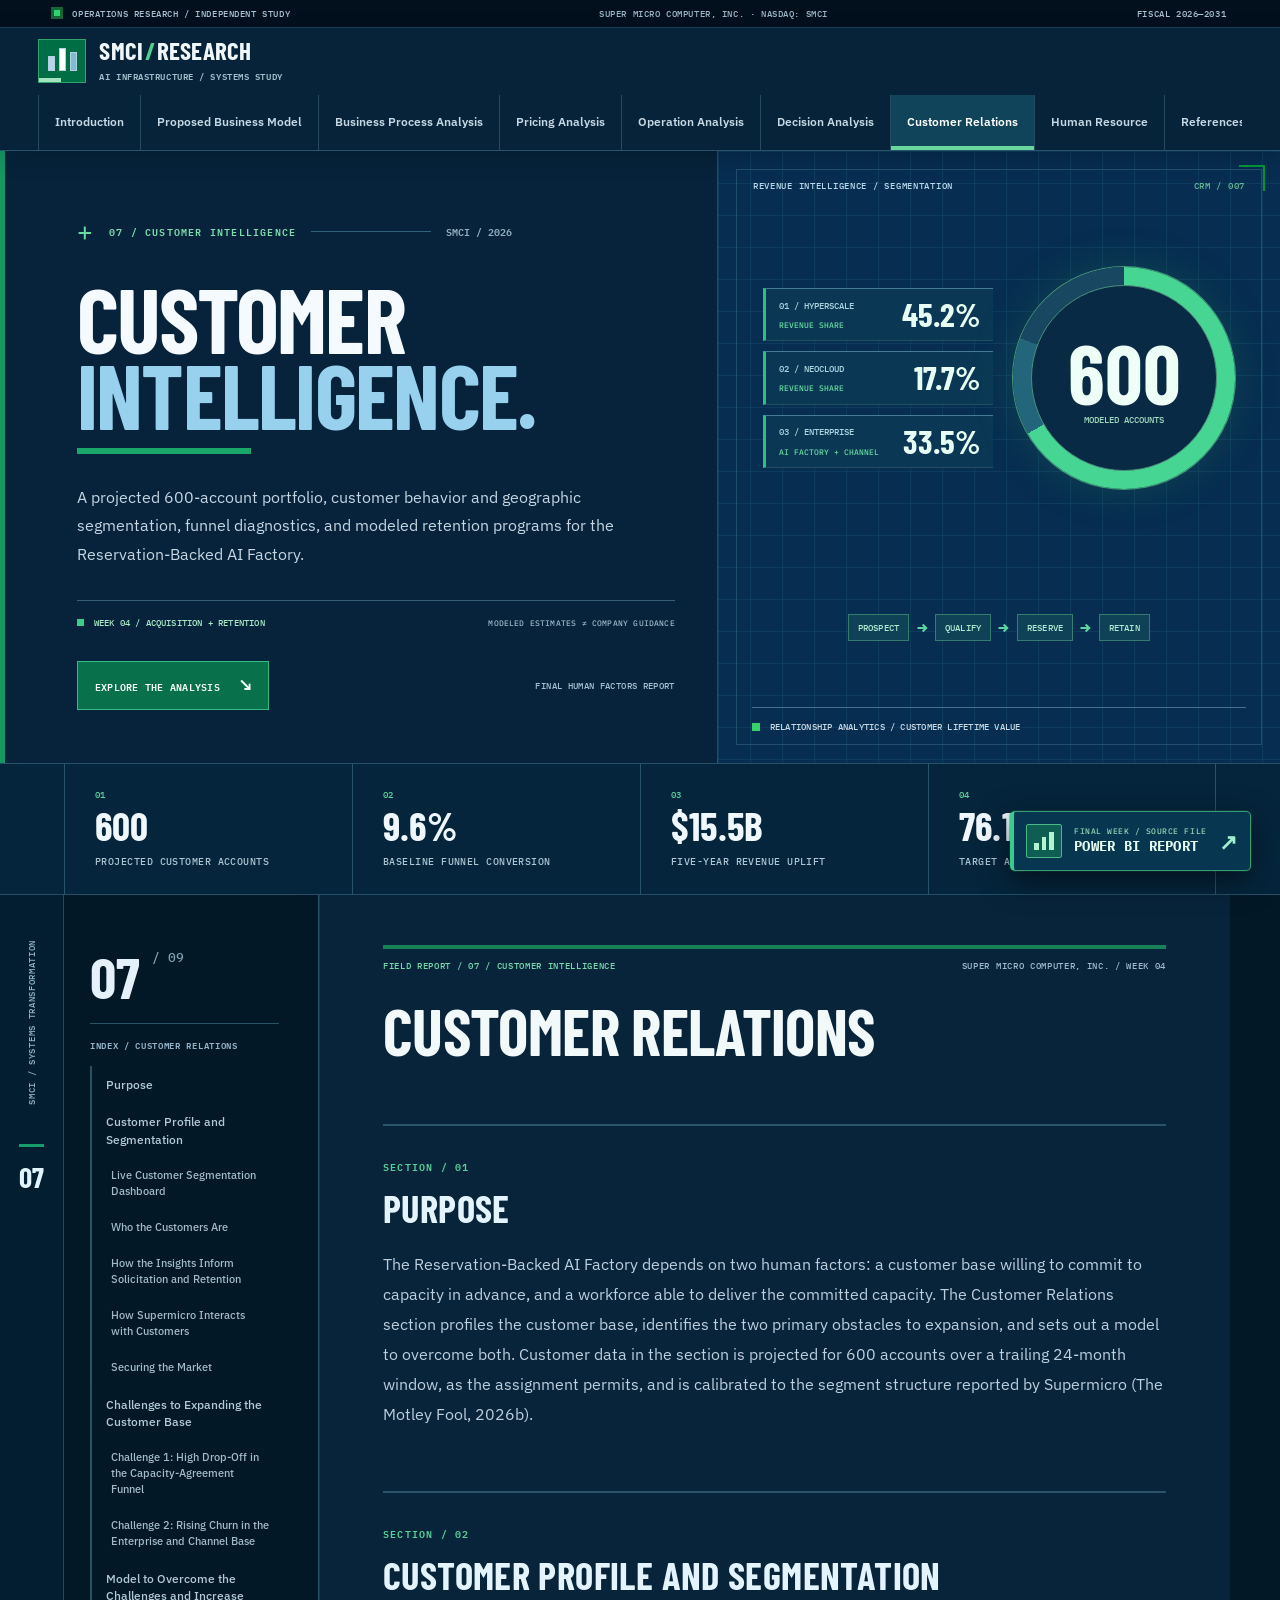
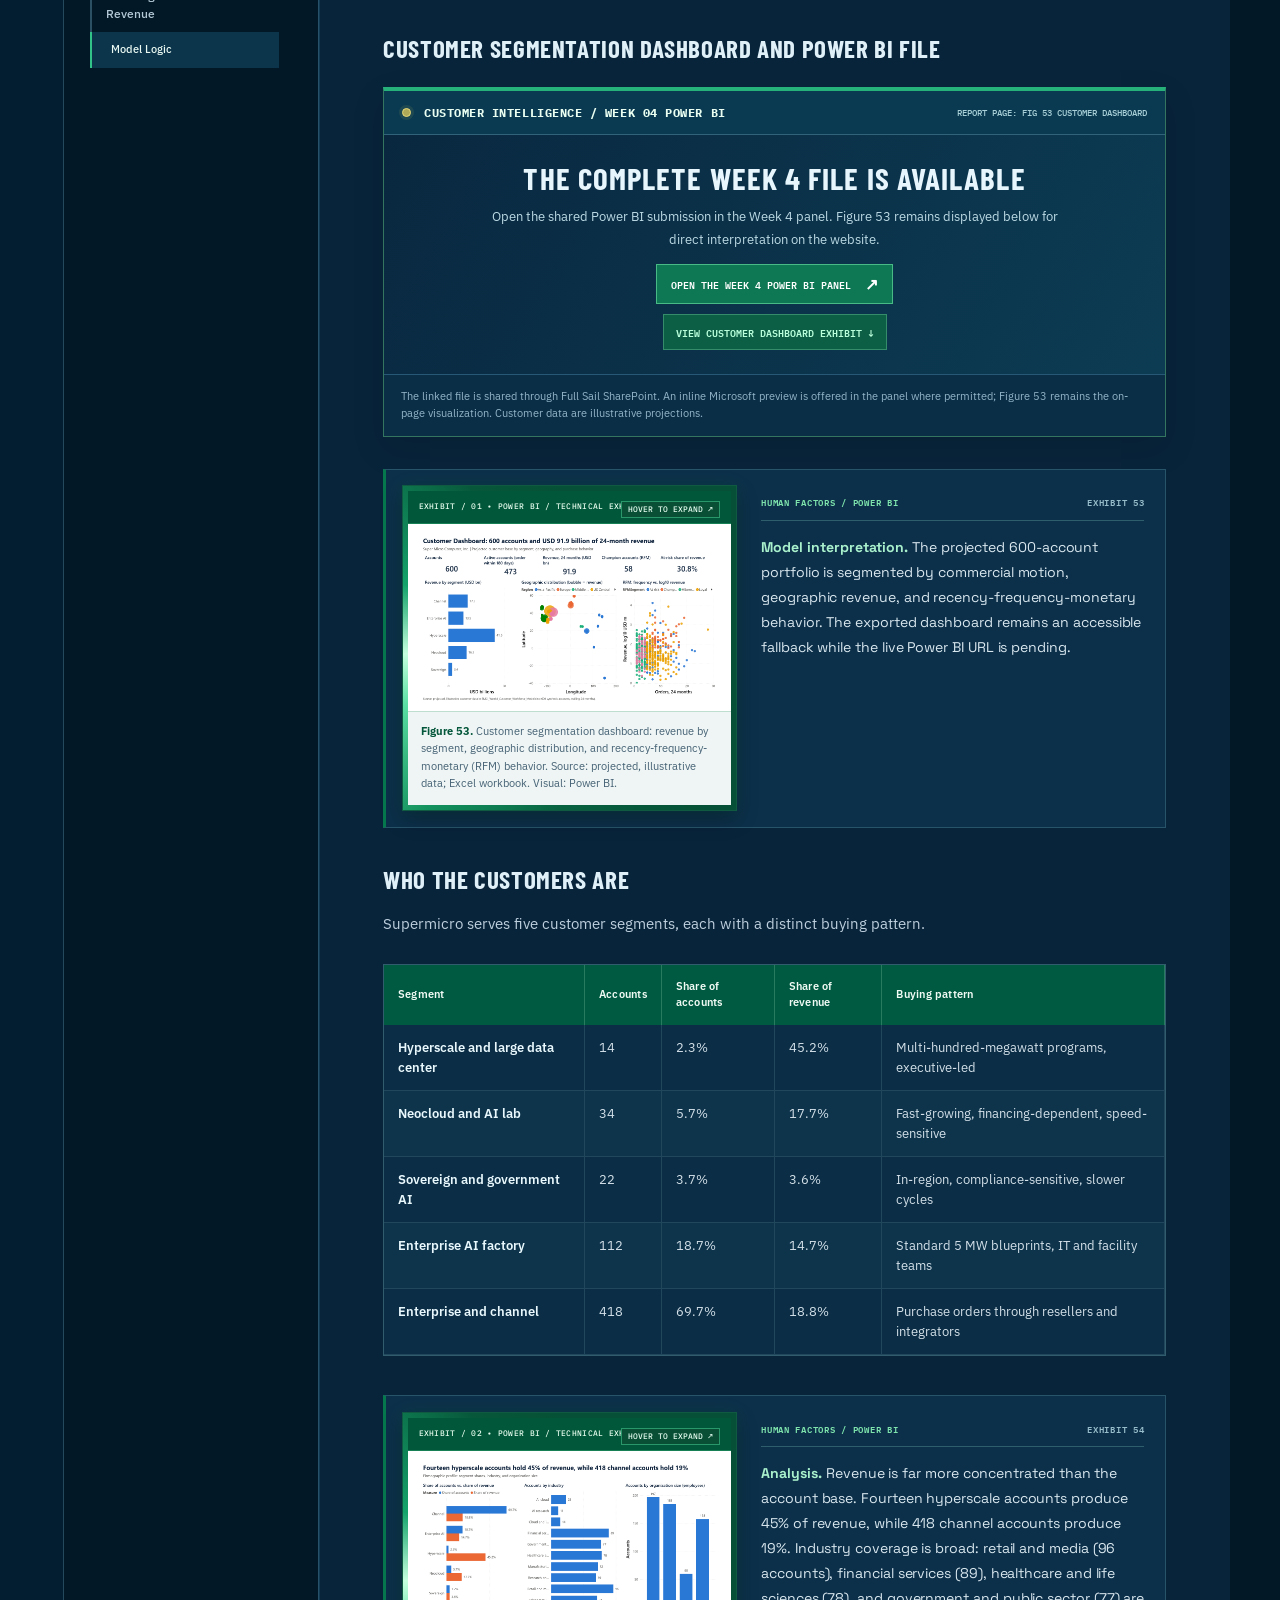
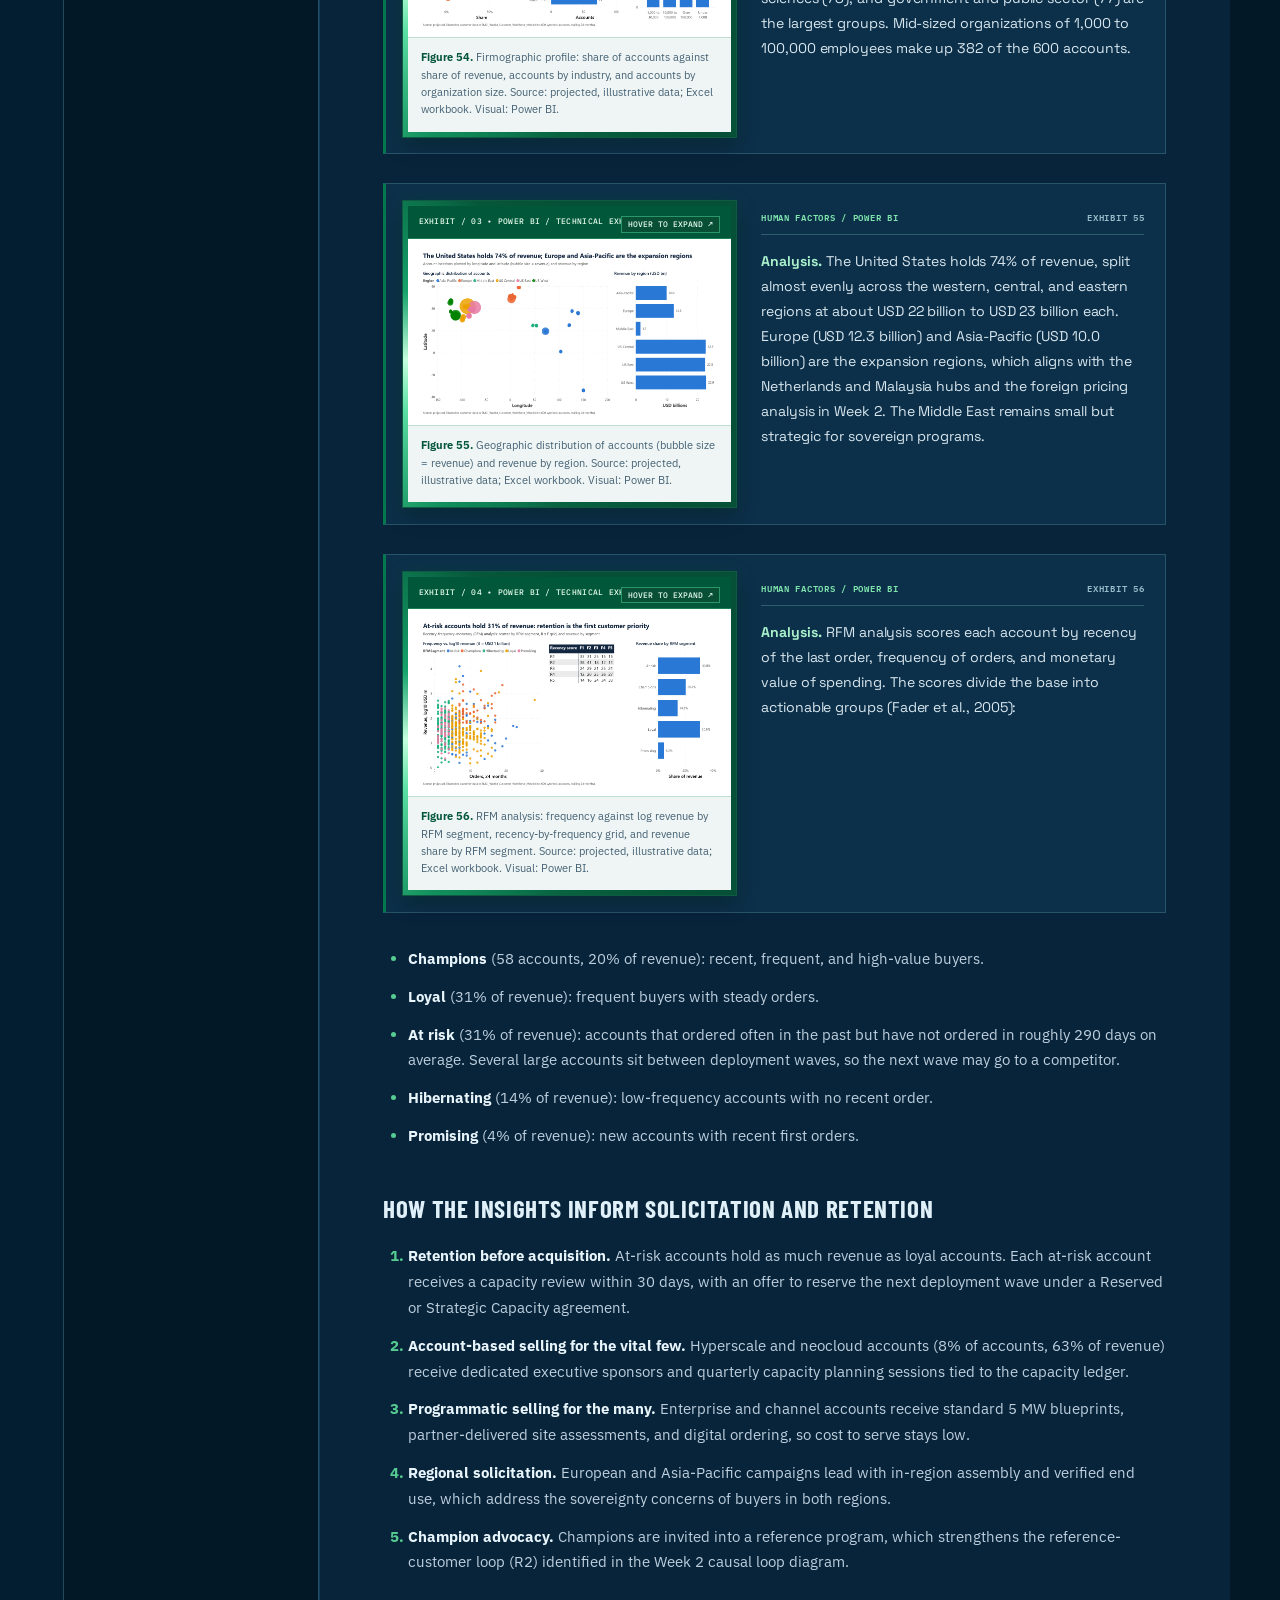
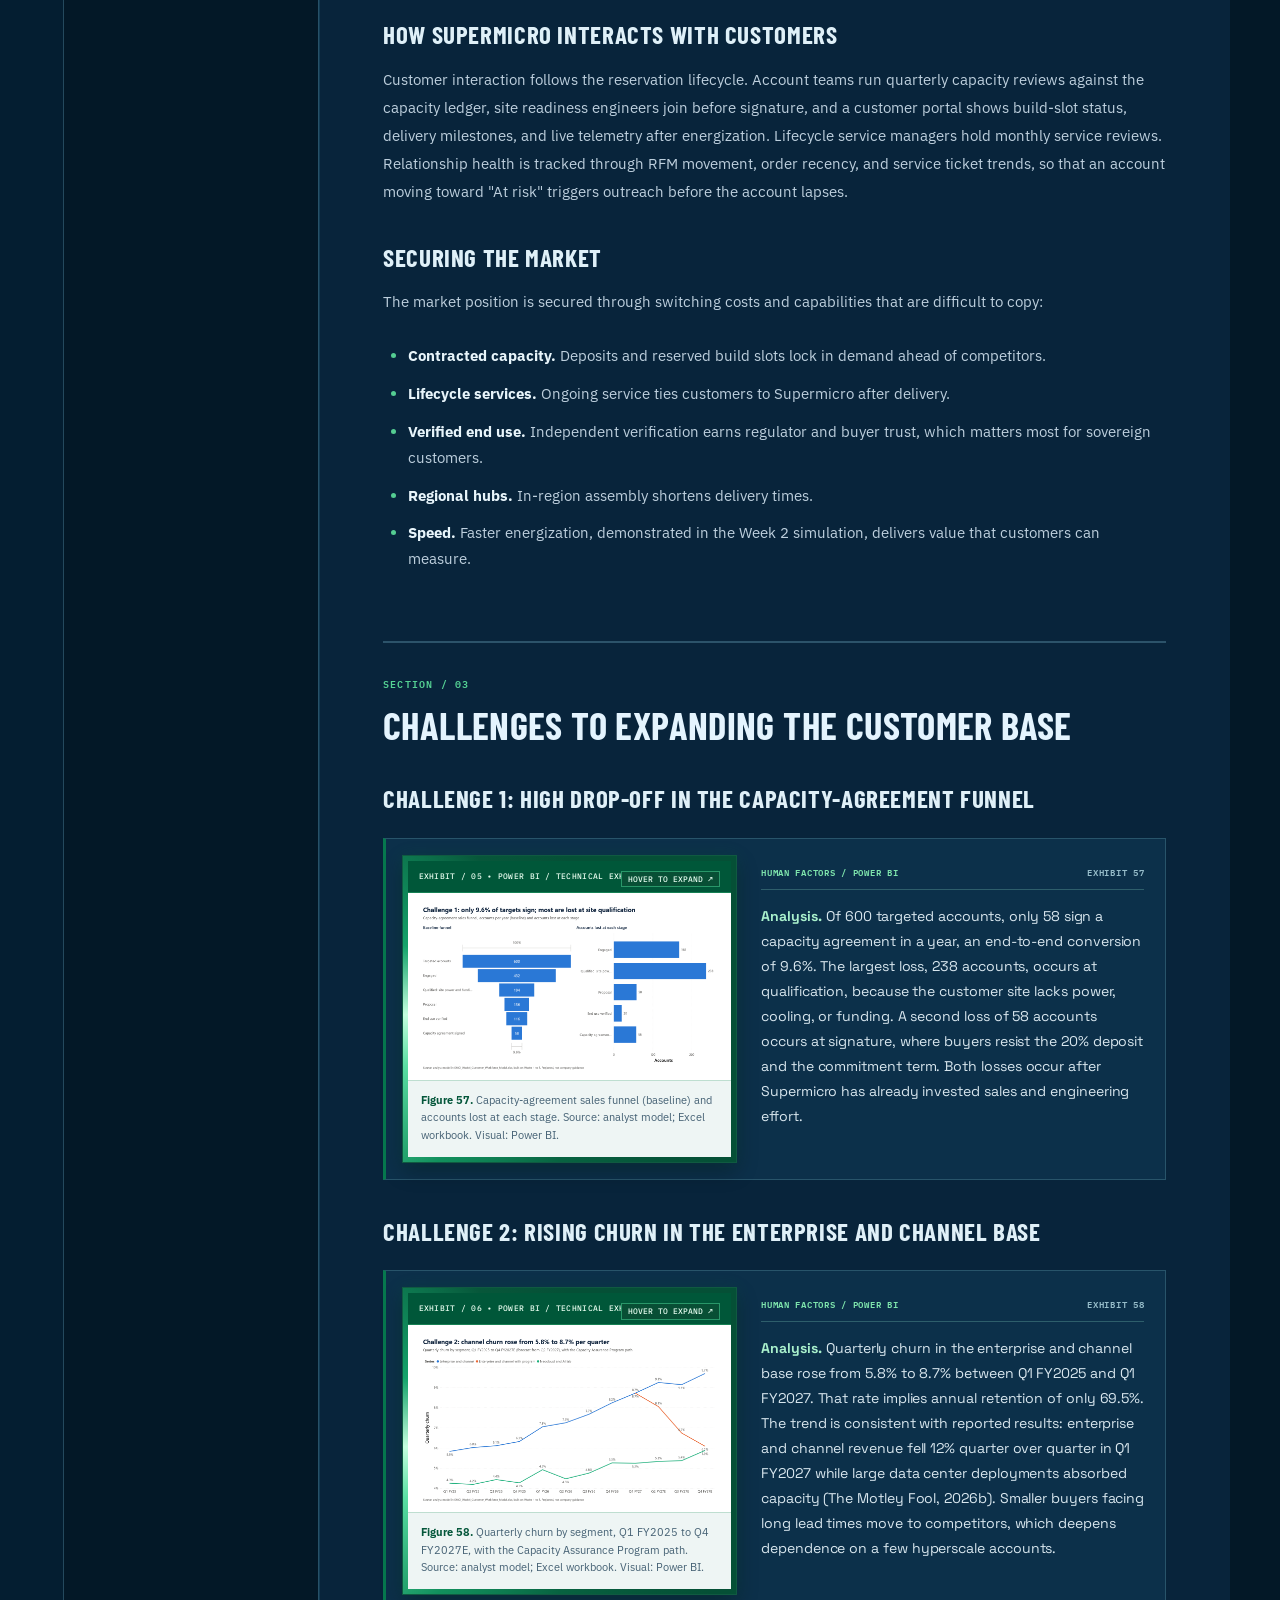
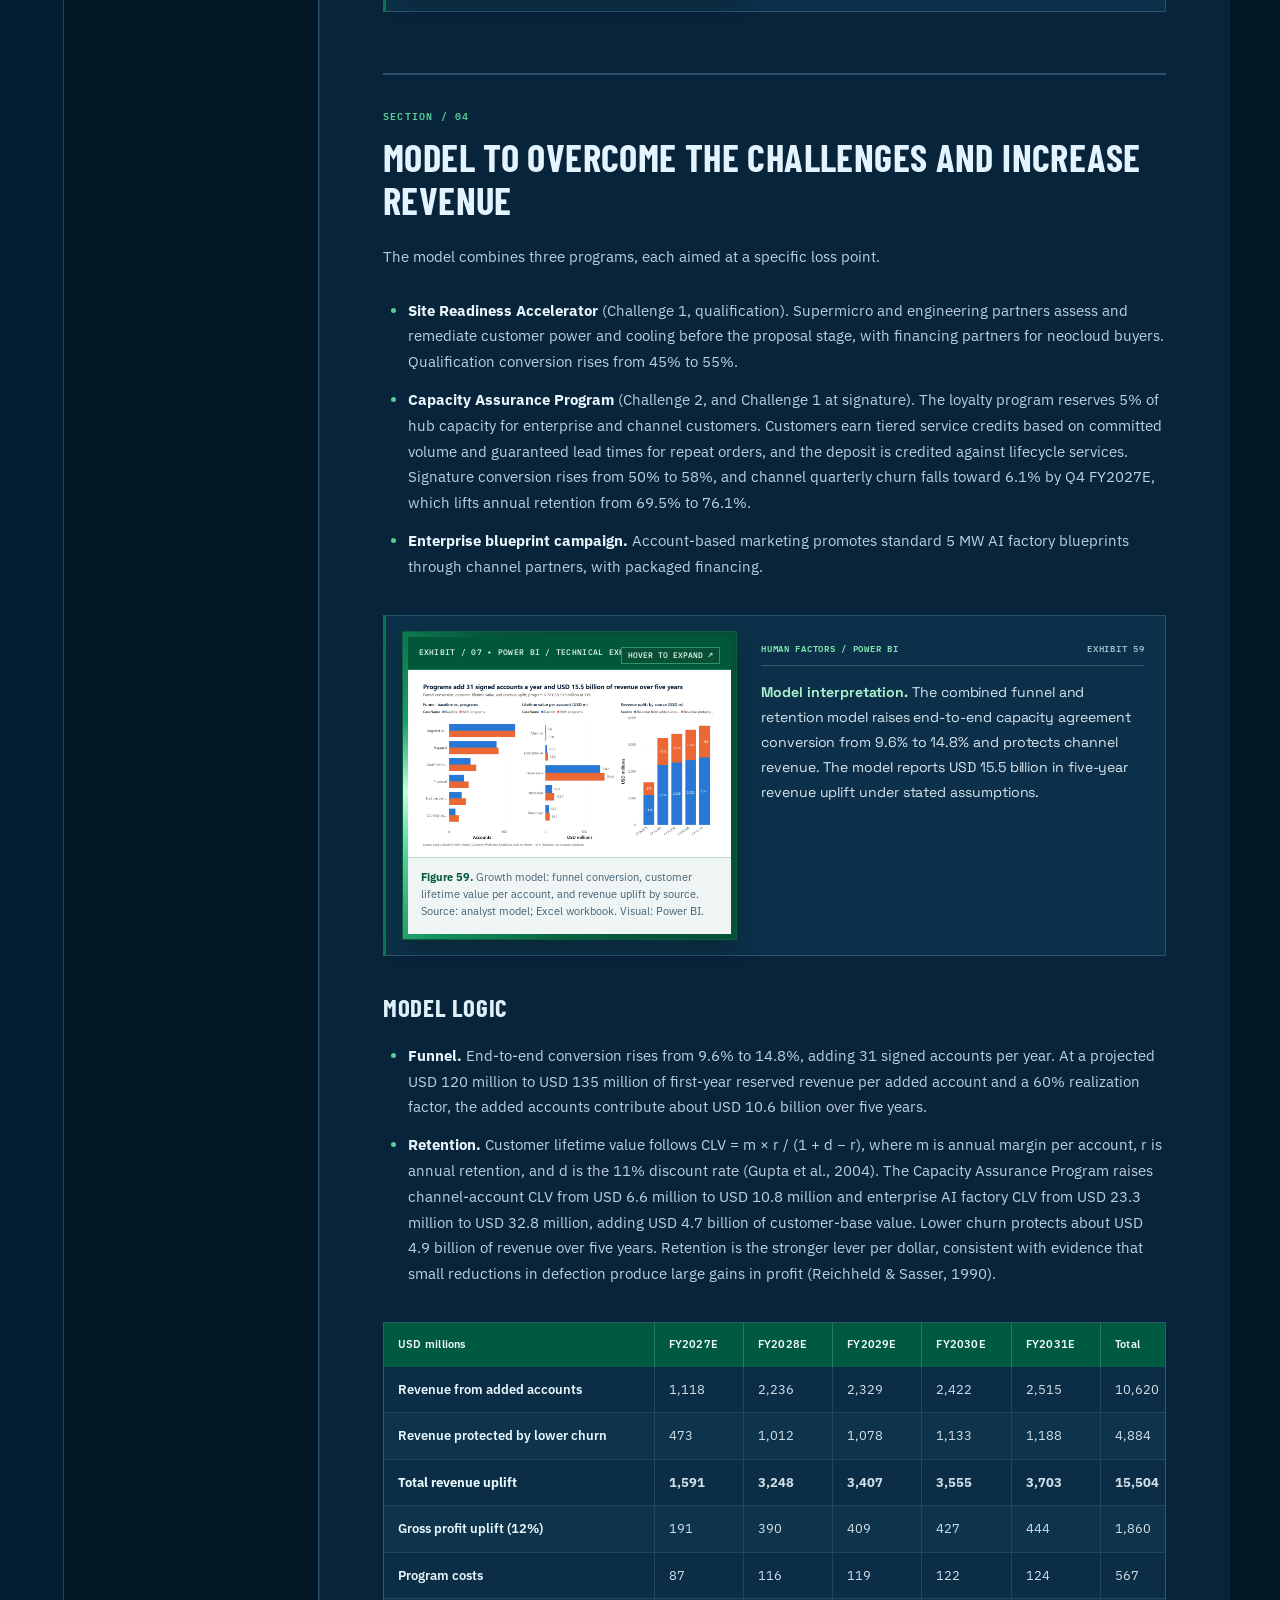
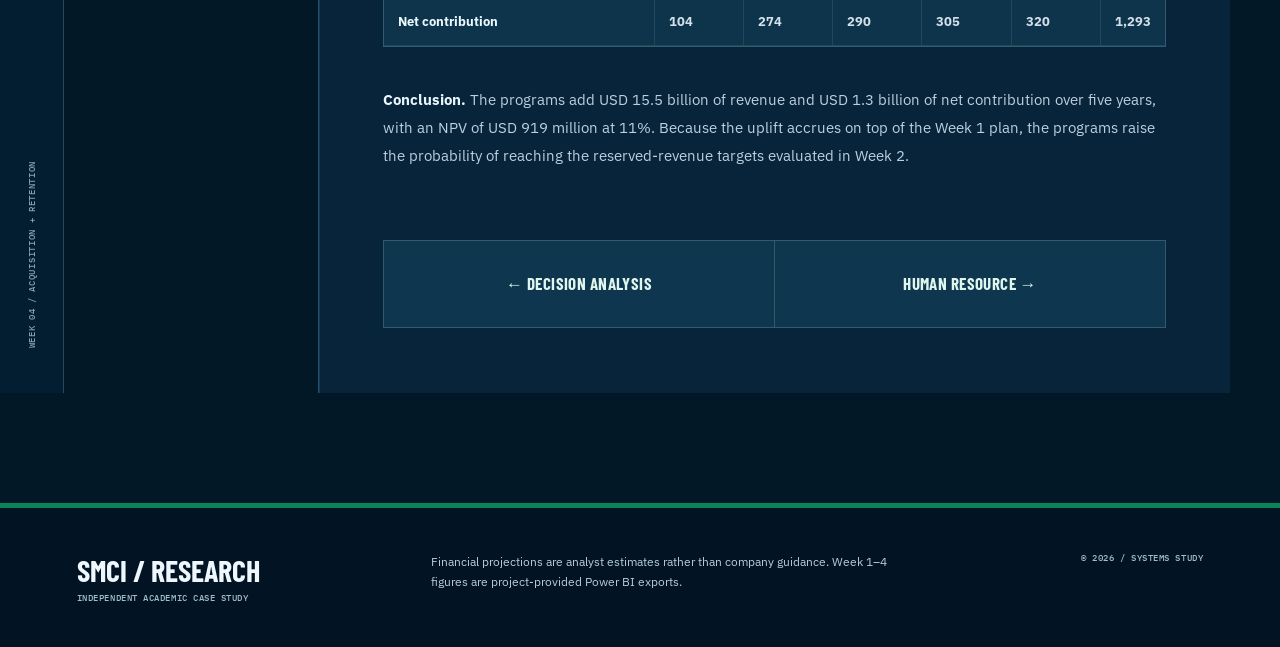
<file: customer-relations.html>
<!doctype html><html lang="en"><head><meta charset="utf-8"><meta name="viewport" content="width=device-width,initial-scale=1"><meta name="description" content="Week 4 SMCI human factors research: CUSTOMER PROFILE / COMMERCIAL ENGAGEMENT"><title>Customer Relations | SMCI Process Transformation</title><link rel="stylesheet" href="style.css"></head><body class="chapter-customer">
<div class="meta-top"><span><span class="status-square"></span> OPERATIONS RESEARCH / INDEPENDENT STUDY</span><span>SUPER MICRO COMPUTER, INC. · NASDAQ: SMCI</span><span>FISCAL 2026—2031</span></div><header class="site-header"><div class="head-inner"><a class="brand" href="introduction.html" aria-label="SMCI research study home"><span class="brand-emblem"><span></span><span></span><span></span></span><span class="brand-type"><b>SMCI<span class="brand-slash">/</span>RESEARCH</b><small>AI INFRASTRUCTURE / SYSTEMS STUDY</small></span></a><nav aria-label="Primary navigation" class="nav"><a class="" href="introduction.html">Introduction</a><a class="" href="proposed-business-model.html">Proposed Business Model</a><a class="" href="business-process-analysis.html">Business Process Analysis</a><a class="" href="pricing-analysis.html">Pricing Analysis</a><a class="" href="operation-analysis.html">Operation Analysis</a><a class="" href="decision-analysis.html">Decision Analysis</a><a class="active" href="customer-relations.html" aria-current="page">Customer Relations</a><a class="" href="human-resource.html">Human Resource</a><a class="" href="references.html">References</a></nav><div class="header-meta">DOCUMENT<br><strong>07 / 09</strong></div></div></header>
<section class="hero"><div class="hero-layout"><div class="hero-copy"><div class="hero-index"><span class="crosshair">+</span>07 / CUSTOMER INTELLIGENCE<span class="hero-index-rule"></span><span>SMCI / 2026</span></div><h1>Customer<br><span>intelligence.</span></h1><p>A projected 600-account portfolio, customer behavior and geographic segmentation, funnel diagnostics, and modeled retention programs for the Reservation-Backed AI Factory.</p><div class="hero-status"><i></i>WEEK 04 / ACQUISITION + RETENTION<span class="hero-status-end">MODELED ESTIMATES ≠ COMPANY GUIDANCE</span></div><div class="hero-cta"><a href="#content" class="read-link">EXPLORE THE ANALYSIS <span aria-hidden="true">↘</span></a><span>FINAL HUMAN FACTORS REPORT</span></div></div><div class="hero-art" aria-label="Decorative technical diagram"><div class="art-plate art-week4 art-customer"><div class="art-hud"><span>REVENUE INTELLIGENCE / SEGMENTATION</span><span>CRM / 007</span></div><div class="w4-customer-grid"><div class="w4-audience"><div><span>01 / HYPERSCALE</span><strong>45.2%</strong><small>REVENUE SHARE</small></div><div><span>02 / NEOCLOUD</span><strong>17.7%</strong><small>REVENUE SHARE</small></div><div><span>03 / ENTERPRISE</span><strong>33.5%</strong><small>AI FACTORY + CHANNEL</small></div></div><div class="w4-ring"><div class="w4-ring-core"><span>600</span><small>MODELED ACCOUNTS</small></div></div></div><div class="w4-channel"><span>PROSPECT</span><i>→</i><span>QUALIFY</span><i>→</i><span>RESERVE</span><i>→</i><span>RETAIN</span></div><div class="art-bottom"><span class="art-alert good"></span> RELATIONSHIP ANALYTICS / CUSTOMER LIFETIME VALUE</div></div></div></div><div class="metric-rail"><div class="metric"><span class="metric-num">01</span><strong>600</strong><small>PROJECTED CUSTOMER ACCOUNTS</small></div><div class="metric"><span class="metric-num">02</span><strong>9.6%</strong><small>BASELINE FUNNEL CONVERSION</small></div><div class="metric"><span class="metric-num">03</span><strong>$15.5B</strong><small>FIVE-YEAR REVENUE UPLIFT</small></div><div class="metric"><span class="metric-num">04</span><strong>76.1%</strong><small>TARGET ANNUAL RETENTION</small></div></div></section><div class="layout"><div class="chapter-rail"><span>SMCI / SYSTEMS TRANSFORMATION</span><b>07</b><span>WEEK 04 / ACQUISITION + RETENTION</span></div><aside class="sidebar"><div class="sidebar-index">07 <span>/ 09</span></div><div class="label">INDEX / CUSTOMER RELATIONS</div><a class="" href="#purpose">Purpose</a><a class="" href="#customer-profile-and-segmentation">Customer Profile and Segmentation</a><a class="toc-sub" href="#live-customer-segmentation-dashboard">Live Customer Segmentation Dashboard</a><a class="toc-sub" href="#who-the-customers-are">Who the Customers Are</a><a class="toc-sub" href="#how-the-insights-inform-solicitation-and-retention">How the Insights Inform Solicitation and Retention</a><a class="toc-sub" href="#how-supermicro-interacts-with-customers">How Supermicro Interacts with Customers</a><a class="toc-sub" href="#securing-the-market">Securing the Market</a><a class="" href="#challenges-to-expanding-the-customer-base">Challenges to Expanding the Customer Base</a><a class="toc-sub" href="#challenge-1-high-dropoff-in-the-capacityagreement-funnel">Challenge 1: High Drop-Off in the Capacity-Agreement Funnel</a><a class="toc-sub" href="#challenge-2-rising-churn-in-the-enterprise-and-channel-base">Challenge 2: Rising Churn in the Enterprise and Channel Base</a><a class="" href="#model-to-overcome-the-challenges-and-increase-revenue">Model to Overcome the Challenges and Increase Revenue</a><a class="toc-sub" href="#model-logic">Model Logic</a></aside><main class="page" id="content"><div class="document-head"><span>FIELD REPORT / 07 / CUSTOMER INTELLIGENCE</span><span>SUPER MICRO COMPUTER, INC. / WEEK 04</span></div><h1>Customer Relations</h1><h2 id="purpose">Purpose</h2>
<p>The Reservation-Backed AI Factory depends on two human factors: a customer base willing to commit to capacity in advance, and a workforce able to deliver the committed capacity. The Customer Relations section profiles the customer base, identifies the two primary obstacles to expansion, and sets out a model to overcome both. Customer data in the section is projected for 600 accounts over a trailing 24-month window, as the assignment permits, and is calibrated to the segment structure reported by Supermicro (The Motley Fool, 2026b).</p>
<h2 id="customer-profile-and-segmentation">Customer Profile and Segmentation</h2>
<h3 id="live-customer-segmentation-dashboard">Customer Segmentation Dashboard and Power BI File</h3>
<section class="powerbi-module" aria-labelledby="powerbi-live-heading" id="powerbi-live"><div class="powerbi-head"><span class="powerbi-led"></span><strong id="powerbi-live-heading">CUSTOMER INTELLIGENCE / WEEK 04 POWER BI</strong><small>REPORT PAGE: FIG 53 CUSTOMER DASHBOARD</small></div><div class="powerbi-mount" id="powerbi-live-frame" data-report-page="Fig 53 Customer Dashboard"><div class="powerbi-unavailable"><span>THE COMPLETE WEEK 4 FILE IS AVAILABLE</span><p>Open the shared Power BI submission in the Week 4 panel. Figure 53 remains displayed below for direct interpretation on the website.</p><button type="button" class="w4-inline-launch" data-week4-launch>OPEN THE WEEK 4 POWER BI PANEL <span aria-hidden="true">↗</span></button><a href="#fig53">VIEW CUSTOMER DASHBOARD EXHIBIT ↓</a></div></div><p class="powerbi-caption">The linked file is shared through Full Sail SharePoint. An inline Microsoft preview is offered in the panel where permitted; Figure 53 remains the on-page visualization. Customer data are illustrative projections.</p></section>
<section class="exhibit-pair" aria-label="Figure 53 and explanatory analysis"><div class="exhibit-media"><figure class="figure" data-figure="53" id="fig53"><img loading="eager" fetchpriority="high" decoding="async" src="Fig53_Customer_Segmentation_Dashboard.png" alt="Figure 53 — Customer Segmentation Dashboard" width="1200" height="720"><figcaption><strong>Figure 53.</strong> Customer segmentation dashboard: revenue by segment, geographic distribution, and recency-frequency-monetary (RFM) behavior. Source: projected, illustrative data; Excel workbook. Visual: Power BI.</figcaption></figure></div><div class="exhibit-text"><div class="reading-tag"><span>HUMAN FACTORS / POWER BI</span><span>EXHIBIT 53</span></div><p><strong>Model interpretation.</strong> The projected 600-account portfolio is segmented by commercial motion, geographic revenue, and recency-frequency-monetary behavior. The exported dashboard remains an accessible fallback while the live Power BI URL is pending.</p></div></section>
<h3 id="who-the-customers-are">Who the Customers Are</h3>
<p>Supermicro serves five customer segments, each with a distinct buying pattern.</p>
<div class="table-wrap"><table><thead><tr><th scope="col">Segment</th><th scope="col">Accounts</th><th scope="col">Share of accounts</th><th scope="col">Share of revenue</th><th scope="col">Buying pattern</th></tr></thead><tbody><tr><td>Hyperscale and large data center</td><td>14</td><td>2.3%</td><td>45.2%</td><td>Multi-hundred-megawatt programs, executive-led</td></tr><tr><td>Neocloud and AI lab</td><td>34</td><td>5.7%</td><td>17.7%</td><td>Fast-growing, financing-dependent, speed-sensitive</td></tr><tr><td>Sovereign and government AI</td><td>22</td><td>3.7%</td><td>3.6%</td><td>In-region, compliance-sensitive, slower cycles</td></tr><tr><td>Enterprise AI factory</td><td>112</td><td>18.7%</td><td>14.7%</td><td>Standard 5 MW blueprints, IT and facility teams</td></tr><tr><td>Enterprise and channel</td><td>418</td><td>69.7%</td><td>18.8%</td><td>Purchase orders through resellers and integrators</td></tr></tbody></table></div>
<section class="exhibit-pair" aria-label="Figure 54 and explanatory analysis"><div class="exhibit-media"><figure class="figure" data-figure="54" id="fig54"><img loading="lazy" decoding="async" src="Fig54_Customer_Demographics.png" alt="Figure 54 — Customer Demographics" width="1200" height="720"><figcaption><strong>Figure 54.</strong> Firmographic profile: share of accounts against share of revenue, accounts by industry, and accounts by organization size. Source: projected, illustrative data; Excel workbook. Visual: Power BI.</figcaption></figure></div><div class="exhibit-text"><div class="reading-tag"><span>HUMAN FACTORS / POWER BI</span><span>EXHIBIT 54</span></div><p><strong>Analysis.</strong> Revenue is far more concentrated than the account base. Fourteen hyperscale accounts produce 45% of revenue, while 418 channel accounts produce 19%. Industry coverage is broad: retail and media (96 accounts), financial services (89), healthcare and life sciences (78), and government and public sector (77) are the largest groups. Mid-sized organizations of 1,000 to 100,000 employees make up 382 of the 600 accounts.</p></div></section>
<section class="exhibit-pair" aria-label="Figure 55 and explanatory analysis"><div class="exhibit-media"><figure class="figure" data-figure="55" id="fig55"><img loading="lazy" decoding="async" src="Fig55_Geographic_Distribution.png" alt="Figure 55 — Geographic Distribution" width="1200" height="720"><figcaption><strong>Figure 55.</strong> Geographic distribution of accounts (bubble size = revenue) and revenue by region. Source: projected, illustrative data; Excel workbook. Visual: Power BI.</figcaption></figure></div><div class="exhibit-text"><div class="reading-tag"><span>HUMAN FACTORS / POWER BI</span><span>EXHIBIT 55</span></div><p><strong>Analysis.</strong> The United States holds 74% of revenue, split almost evenly across the western, central, and eastern regions at about USD 22 billion to USD 23 billion each. Europe (USD 12.3 billion) and Asia-Pacific (USD 10.0 billion) are the expansion regions, which aligns with the Netherlands and Malaysia hubs and the foreign pricing analysis in Week 2. The Middle East remains small but strategic for sovereign programs.</p></div></section>
<section class="exhibit-pair" aria-label="Figure 56 and explanatory analysis"><div class="exhibit-media"><figure class="figure" data-figure="56" id="fig56"><img loading="lazy" decoding="async" src="Fig56_RFM_Analysis.png" alt="Figure 56 — RFM Analysis" width="1200" height="720"><figcaption><strong>Figure 56.</strong> RFM analysis: frequency against log revenue by RFM segment, recency-by-frequency grid, and revenue share by RFM segment. Source: projected, illustrative data; Excel workbook. Visual: Power BI.</figcaption></figure></div><div class="exhibit-text"><div class="reading-tag"><span>HUMAN FACTORS / POWER BI</span><span>EXHIBIT 56</span></div><p><strong>Analysis.</strong> RFM analysis scores each account by recency of the last order, frequency of orders, and monetary value of spending. The scores divide the base into actionable groups (Fader et al., 2005):</p></div></section>
<ul><li><strong>Champions</strong> (58 accounts, 20% of revenue): recent, frequent, and high-value buyers.</li><li><strong>Loyal</strong> (31% of revenue): frequent buyers with steady orders.</li><li><strong>At risk</strong> (31% of revenue): accounts that ordered often in the past but have not ordered in roughly 290 days on average. Several large accounts sit between deployment waves, so the next wave may go to a competitor.</li><li><strong>Hibernating</strong> (14% of revenue): low-frequency accounts with no recent order.</li><li><strong>Promising</strong> (4% of revenue): new accounts with recent first orders.</li></ul>
<h3 id="how-the-insights-inform-solicitation-and-retention">How the Insights Inform Solicitation and Retention</h3>
<ol><li><strong>Retention before acquisition.</strong> At-risk accounts hold as much revenue as loyal accounts. Each at-risk account receives a capacity review within 30 days, with an offer to reserve the next deployment wave under a Reserved or Strategic Capacity agreement.</li><li><strong>Account-based selling for the vital few.</strong> Hyperscale and neocloud accounts (8% of accounts, 63% of revenue) receive dedicated executive sponsors and quarterly capacity planning sessions tied to the capacity ledger.</li><li><strong>Programmatic selling for the many.</strong> Enterprise and channel accounts receive standard 5 MW blueprints, partner-delivered site assessments, and digital ordering, so cost to serve stays low.</li><li><strong>Regional solicitation.</strong> European and Asia-Pacific campaigns lead with in-region assembly and verified end use, which address the sovereignty concerns of buyers in both regions.</li><li><strong>Champion advocacy.</strong> Champions are invited into a reference program, which strengthens the reference-customer loop (R2) identified in the Week 2 causal loop diagram.</li></ol>
<h3 id="how-supermicro-interacts-with-customers">How Supermicro Interacts with Customers</h3>
<p>Customer interaction follows the reservation lifecycle. Account teams run quarterly capacity reviews against the capacity ledger, site readiness engineers join before signature, and a customer portal shows build-slot status, delivery milestones, and live telemetry after energization. Lifecycle service managers hold monthly service reviews. Relationship health is tracked through RFM movement, order recency, and service ticket trends, so that an account moving toward &quot;At risk&quot; triggers outreach before the account lapses.</p>
<h3 id="securing-the-market">Securing the Market</h3>
<p>The market position is secured through switching costs and capabilities that are difficult to copy:</p>
<ul><li><strong>Contracted capacity.</strong> Deposits and reserved build slots lock in demand ahead of competitors.</li><li><strong>Lifecycle services.</strong> Ongoing service ties customers to Supermicro after delivery.</li><li><strong>Verified end use.</strong> Independent verification earns regulator and buyer trust, which matters most for sovereign customers.</li><li><strong>Regional hubs.</strong> In-region assembly shortens delivery times.</li><li><strong>Speed.</strong> Faster energization, demonstrated in the Week 2 simulation, delivers value that customers can measure.</li></ul>
<h2 id="challenges-to-expanding-the-customer-base">Challenges to Expanding the Customer Base</h2>
<h3 id="challenge-1-high-dropoff-in-the-capacityagreement-funnel">Challenge 1: High Drop-Off in the Capacity-Agreement Funnel</h3>
<section class="exhibit-pair" aria-label="Figure 57 and explanatory analysis"><div class="exhibit-media"><figure class="figure" data-figure="57" id="fig57"><img loading="lazy" decoding="async" src="Fig57_Challenge1_Sales_Funnel.png" alt="Figure 57 — Challenge1 Sales Funnel" width="1200" height="720"><figcaption><strong>Figure 57.</strong> Capacity-agreement sales funnel (baseline) and accounts lost at each stage. Source: analyst model; Excel workbook. Visual: Power BI.</figcaption></figure></div><div class="exhibit-text"><div class="reading-tag"><span>HUMAN FACTORS / POWER BI</span><span>EXHIBIT 57</span></div><p><strong>Analysis.</strong> Of 600 targeted accounts, only 58 sign a capacity agreement in a year, an end-to-end conversion of 9.6%. The largest loss, 238 accounts, occurs at qualification, because the customer site lacks power, cooling, or funding. A second loss of 58 accounts occurs at signature, where buyers resist the 20% deposit and the commitment term. Both losses occur after Supermicro has already invested sales and engineering effort.</p></div></section>
<h3 id="challenge-2-rising-churn-in-the-enterprise-and-channel-base">Challenge 2: Rising Churn in the Enterprise and Channel Base</h3>
<section class="exhibit-pair" aria-label="Figure 58 and explanatory analysis"><div class="exhibit-media"><figure class="figure" data-figure="58" id="fig58"><img loading="lazy" decoding="async" src="Fig58_Challenge2_Customer_Churn.png" alt="Figure 58 — Challenge2 Customer Churn" width="1200" height="720"><figcaption><strong>Figure 58.</strong> Quarterly churn by segment, Q1 FY2025 to Q4 FY2027E, with the Capacity Assurance Program path. Source: analyst model; Excel workbook. Visual: Power BI.</figcaption></figure></div><div class="exhibit-text"><div class="reading-tag"><span>HUMAN FACTORS / POWER BI</span><span>EXHIBIT 58</span></div><p><strong>Analysis.</strong> Quarterly churn in the enterprise and channel base rose from 5.8% to 8.7% between Q1 FY2025 and Q1 FY2027. That rate implies annual retention of only 69.5%. The trend is consistent with reported results: enterprise and channel revenue fell 12% quarter over quarter in Q1 FY2027 while large data center deployments absorbed capacity (The Motley Fool, 2026b). Smaller buyers facing long lead times move to competitors, which deepens dependence on a few hyperscale accounts.</p></div></section>
<h2 id="model-to-overcome-the-challenges-and-increase-revenue">Model to Overcome the Challenges and Increase Revenue</h2>
<p>The model combines three programs, each aimed at a specific loss point.</p>
<ul><li><strong>Site Readiness Accelerator</strong> (Challenge 1, qualification). Supermicro and engineering partners assess and remediate customer power and cooling before the proposal stage, with financing partners for neocloud buyers. Qualification conversion rises from 45% to 55%.</li><li><strong>Capacity Assurance Program</strong> (Challenge 2, and Challenge 1 at signature). The loyalty program reserves 5% of hub capacity for enterprise and channel customers. Customers earn tiered service credits based on committed volume and guaranteed lead times for repeat orders, and the deposit is credited against lifecycle services. Signature conversion rises from 50% to 58%, and channel quarterly churn falls toward 6.1% by Q4 FY2027E, which lifts annual retention from 69.5% to 76.1%.</li><li><strong>Enterprise blueprint campaign.</strong> Account-based marketing promotes standard 5 MW AI factory blueprints through channel partners, with packaged financing.</li></ul>
<section class="exhibit-pair" aria-label="Figure 59 and explanatory analysis"><div class="exhibit-media"><figure class="figure" data-figure="59" id="fig59"><img loading="lazy" decoding="async" src="Fig59_Growth_Model.png" alt="Figure 59 — Growth Model" width="1200" height="720"><figcaption><strong>Figure 59.</strong> Growth model: funnel conversion, customer lifetime value per account, and revenue uplift by source. Source: analyst model; Excel workbook. Visual: Power BI.</figcaption></figure></div><div class="exhibit-text"><div class="reading-tag"><span>HUMAN FACTORS / POWER BI</span><span>EXHIBIT 59</span></div><p><strong>Model interpretation.</strong> The combined funnel and retention model raises end-to-end capacity agreement conversion from 9.6% to 14.8% and protects channel revenue. The model reports USD 15.5 billion in five-year revenue uplift under stated assumptions.</p></div></section>
<h3 id="model-logic">Model Logic</h3>
<ul><li><strong>Funnel.</strong> End-to-end conversion rises from 9.6% to 14.8%, adding 31 signed accounts per year. At a projected USD 120 million to USD 135 million of first-year reserved revenue per added account and a 60% realization factor, the added accounts contribute about USD 10.6 billion over five years.</li><li><strong>Retention.</strong> Customer lifetime value follows CLV = m × r / (1 + d − r), where m is annual margin per account, r is annual retention, and d is the 11% discount rate (Gupta et al., 2004). The Capacity Assurance Program raises channel-account CLV from USD 6.6 million to USD 10.8 million and enterprise AI factory CLV from USD 23.3 million to USD 32.8 million, adding USD 4.7 billion of customer-base value. Lower churn protects about USD 4.9 billion of revenue over five years. Retention is the stronger lever per dollar, consistent with evidence that small reductions in defection produce large gains in profit (Reichheld &amp; Sasser, 1990).</li></ul>
<div class="table-wrap"><table><thead><tr><th scope="col">USD millions</th><th scope="col">FY2027E</th><th scope="col">FY2028E</th><th scope="col">FY2029E</th><th scope="col">FY2030E</th><th scope="col">FY2031E</th><th scope="col">Total</th></tr></thead><tbody><tr><td>Revenue from added accounts</td><td>1,118</td><td>2,236</td><td>2,329</td><td>2,422</td><td>2,515</td><td>10,620</td></tr><tr><td>Revenue protected by lower churn</td><td>473</td><td>1,012</td><td>1,078</td><td>1,133</td><td>1,188</td><td>4,884</td></tr><tr><td><strong>Total revenue uplift</strong></td><td><strong>1,591</strong></td><td><strong>3,248</strong></td><td><strong>3,407</strong></td><td><strong>3,555</strong></td><td><strong>3,703</strong></td><td><strong>15,504</strong></td></tr><tr><td>Gross profit uplift (12%)</td><td>191</td><td>390</td><td>409</td><td>427</td><td>444</td><td>1,860</td></tr><tr><td>Program costs</td><td>87</td><td>116</td><td>119</td><td>122</td><td>124</td><td>567</td></tr><tr><td><strong>Net contribution</strong></td><td><strong>104</strong></td><td><strong>274</strong></td><td><strong>290</strong></td><td><strong>305</strong></td><td><strong>320</strong></td><td><strong>1,293</strong></td></tr></tbody></table></div>
<p><strong>Conclusion.</strong> The programs add USD 15.5 billion of revenue and USD 1.3 billion of net contribution over five years, with an NPV of USD 919 million at 11%. Because the uplift accrues on top of the Week 1 plan, the programs raise the probability of reaching the reserved-revenue targets evaluated in Week 2.</p>
<div class="endnav"><a href="decision-analysis.html">← Decision Analysis</a><a href="human-resource.html">Human Resource →</a></div></main></div><footer><div class="footer-in"><div><b>SMCI / RESEARCH</b><span>INDEPENDENT ACADEMIC CASE STUDY</span></div><p>Financial projections are analyst estimates rather than company guidance. Week 1–4 figures are project-provided Power BI exports.</p><div class="footer-code">© 2026 / SYSTEMS STUDY</div></div></footer><div id="lightbox" role="dialog" aria-label="Enlarged research figure"><button aria-label="Close">×</button><img alt="Enlarged figure"></div><script src="powerbi-embed-config.js"></script><script src="powerbi-embed.js"></script><script src="script.js"></script><script src="week4-powerbi-panel.js"></script></body></html>
</file>
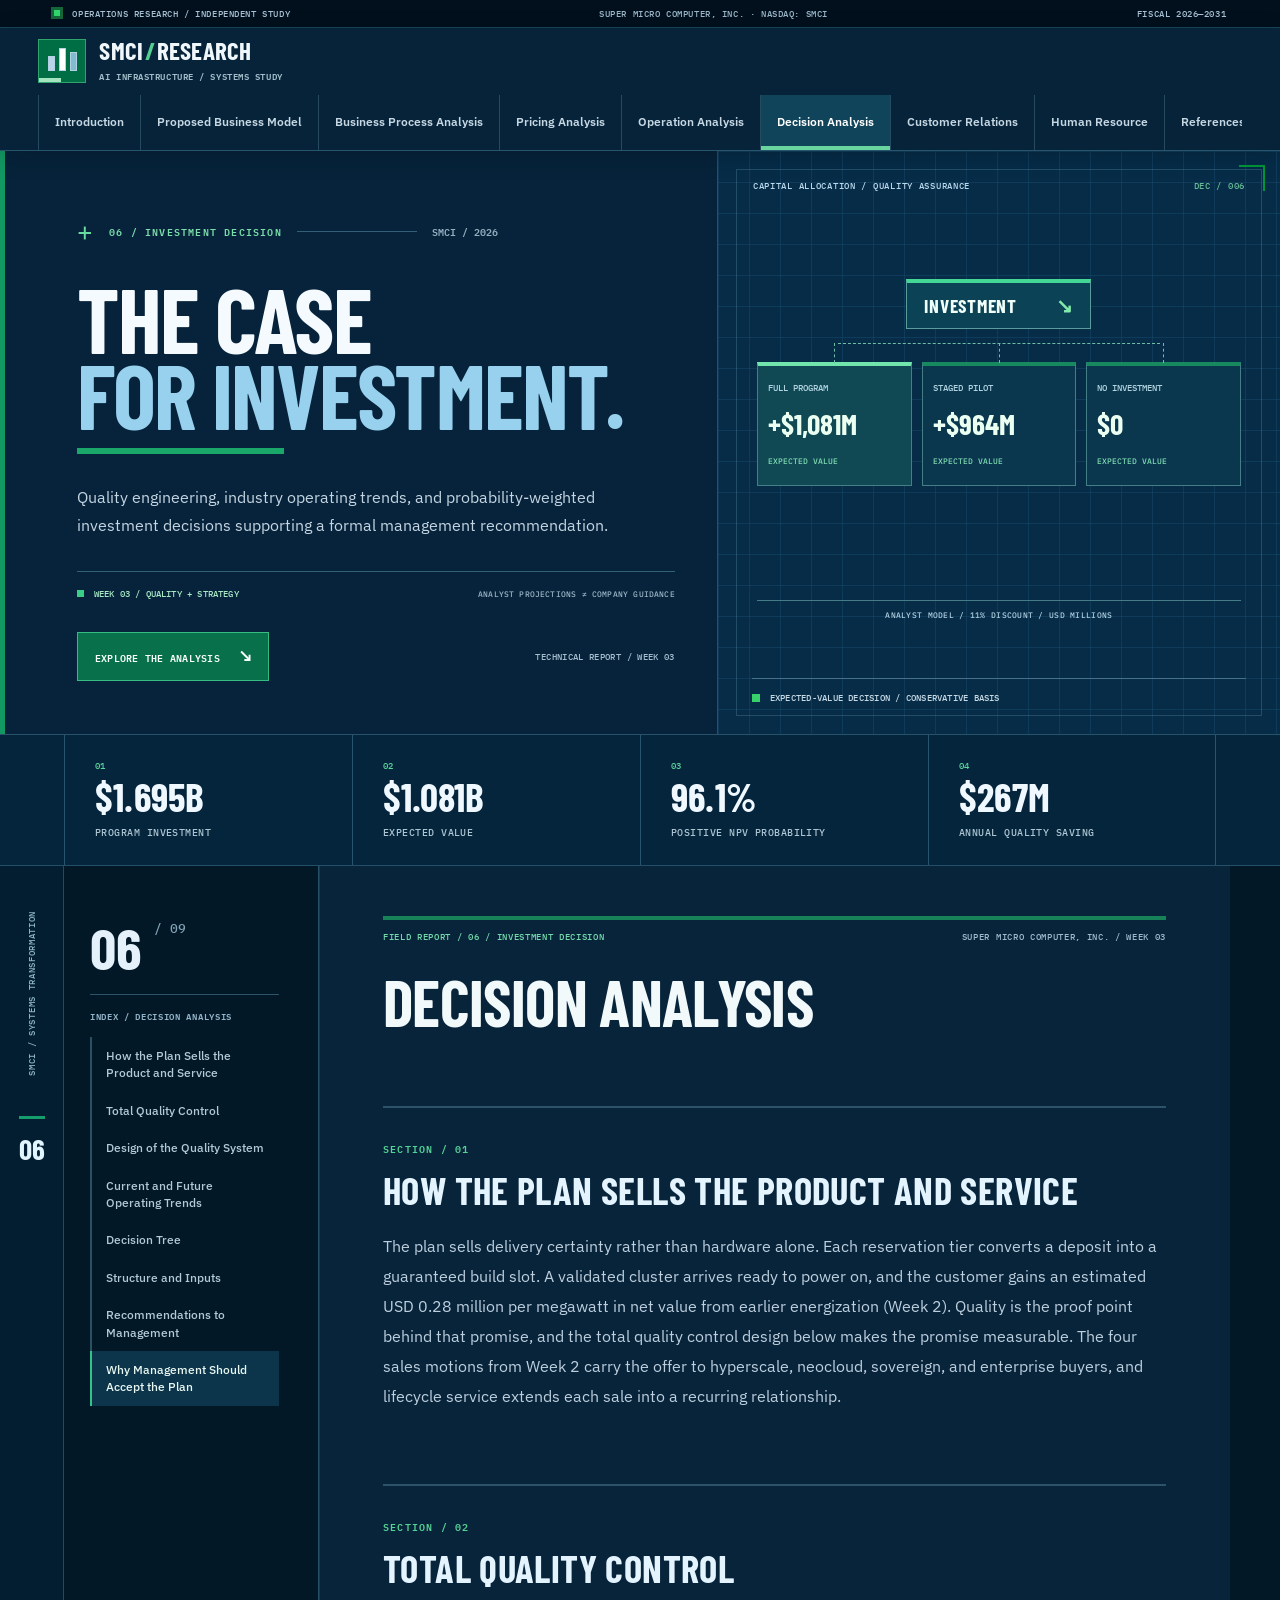
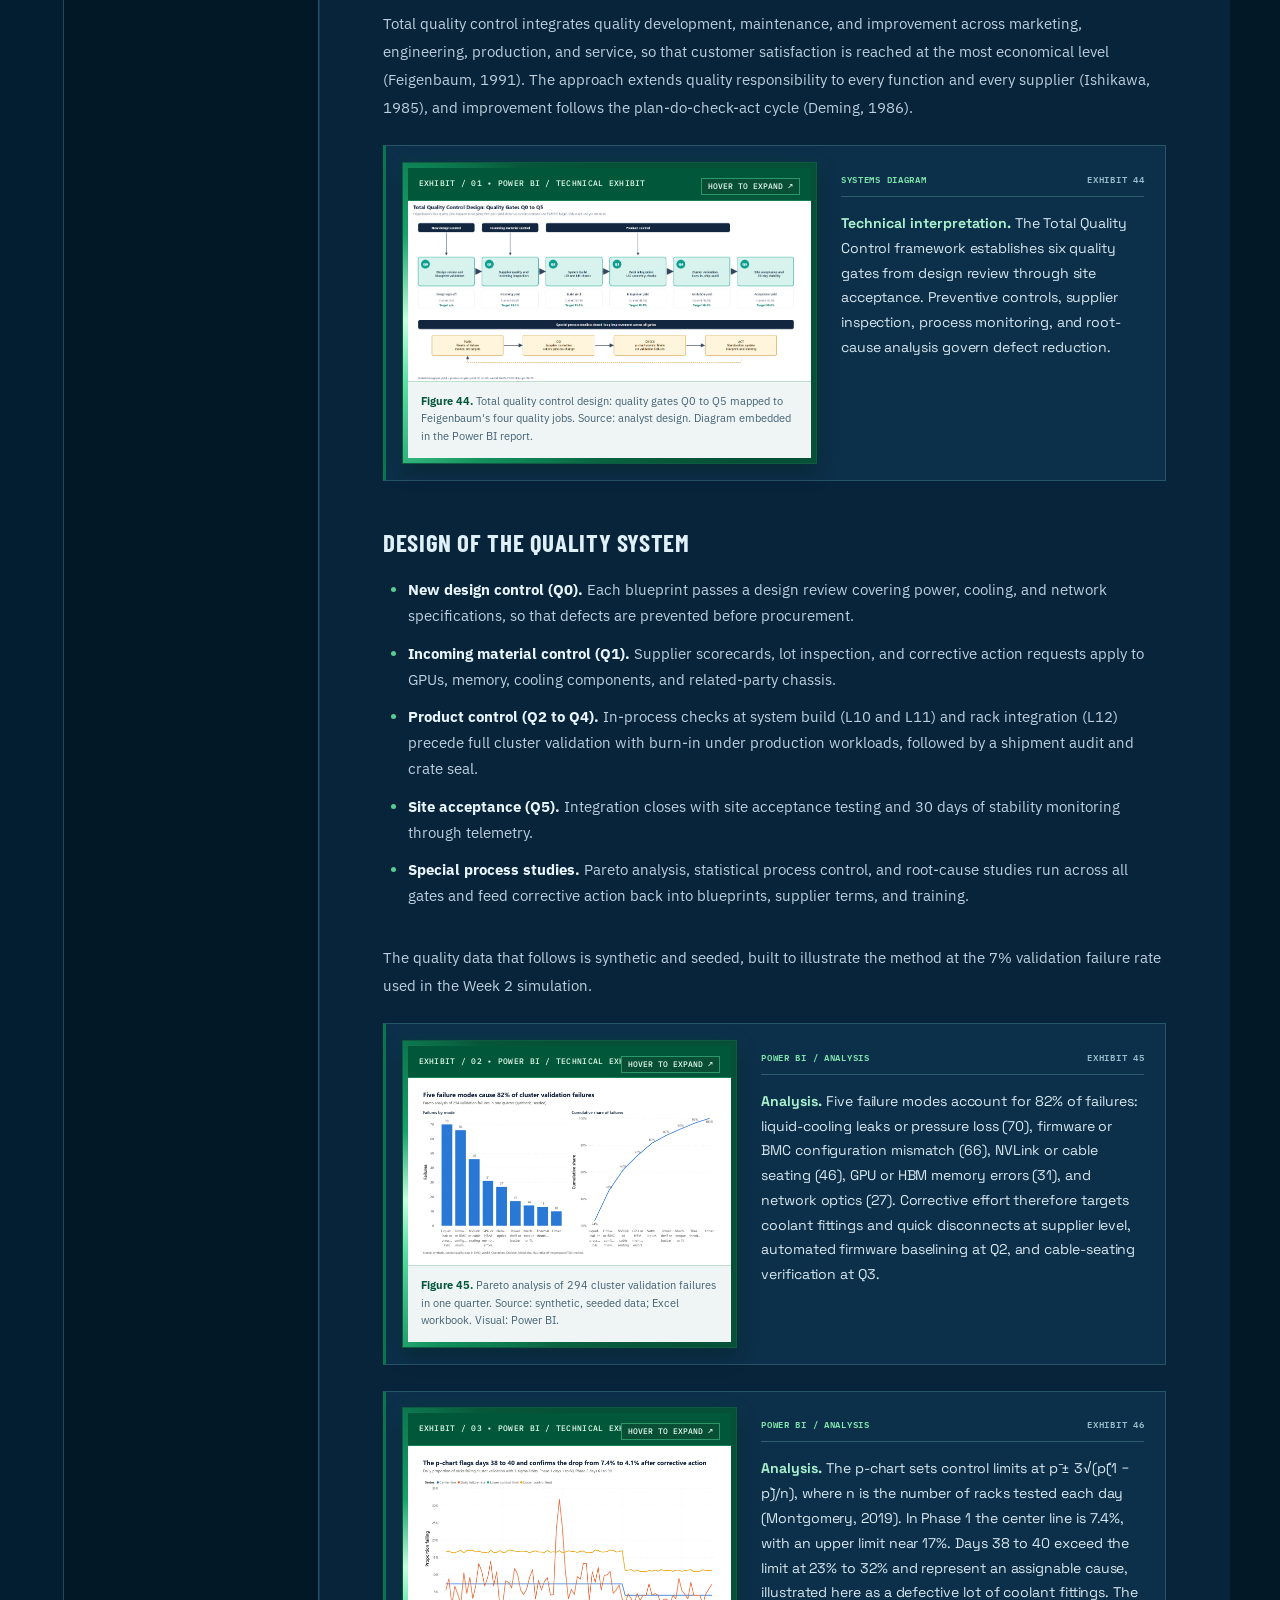
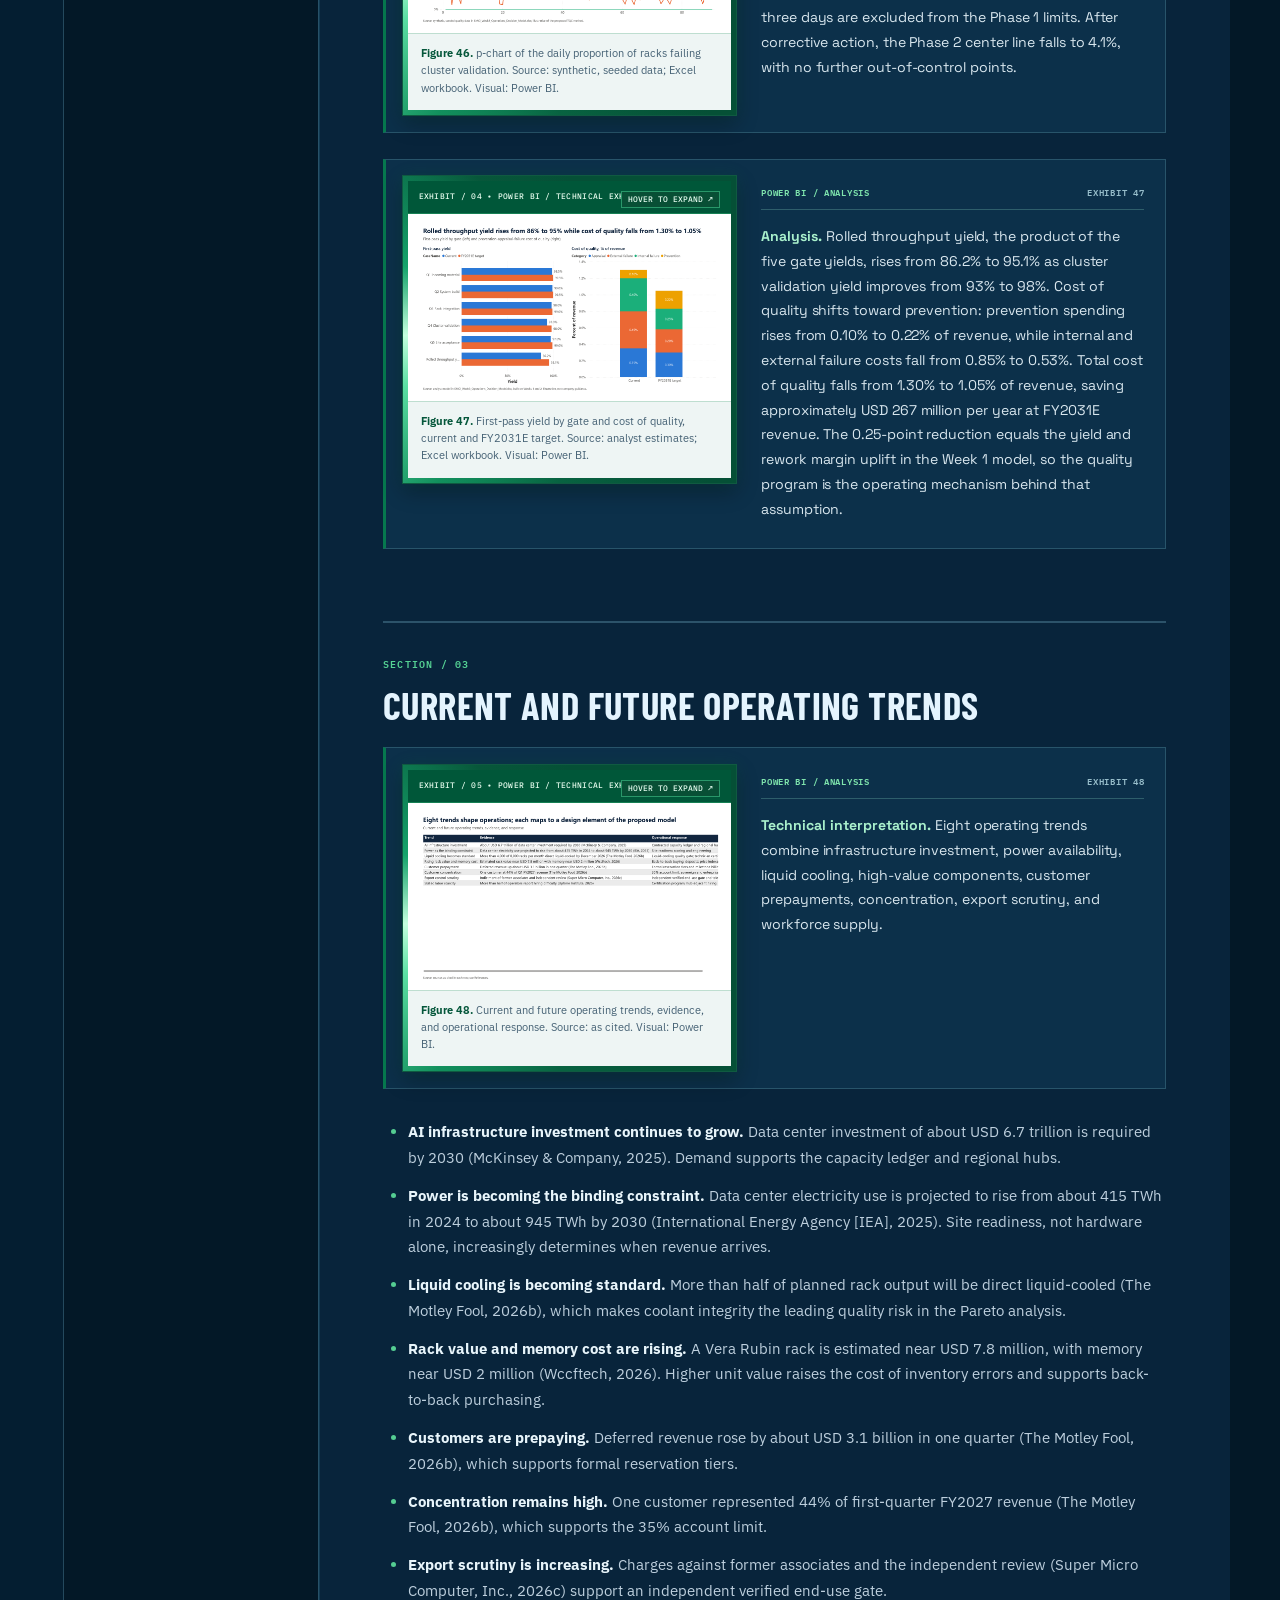
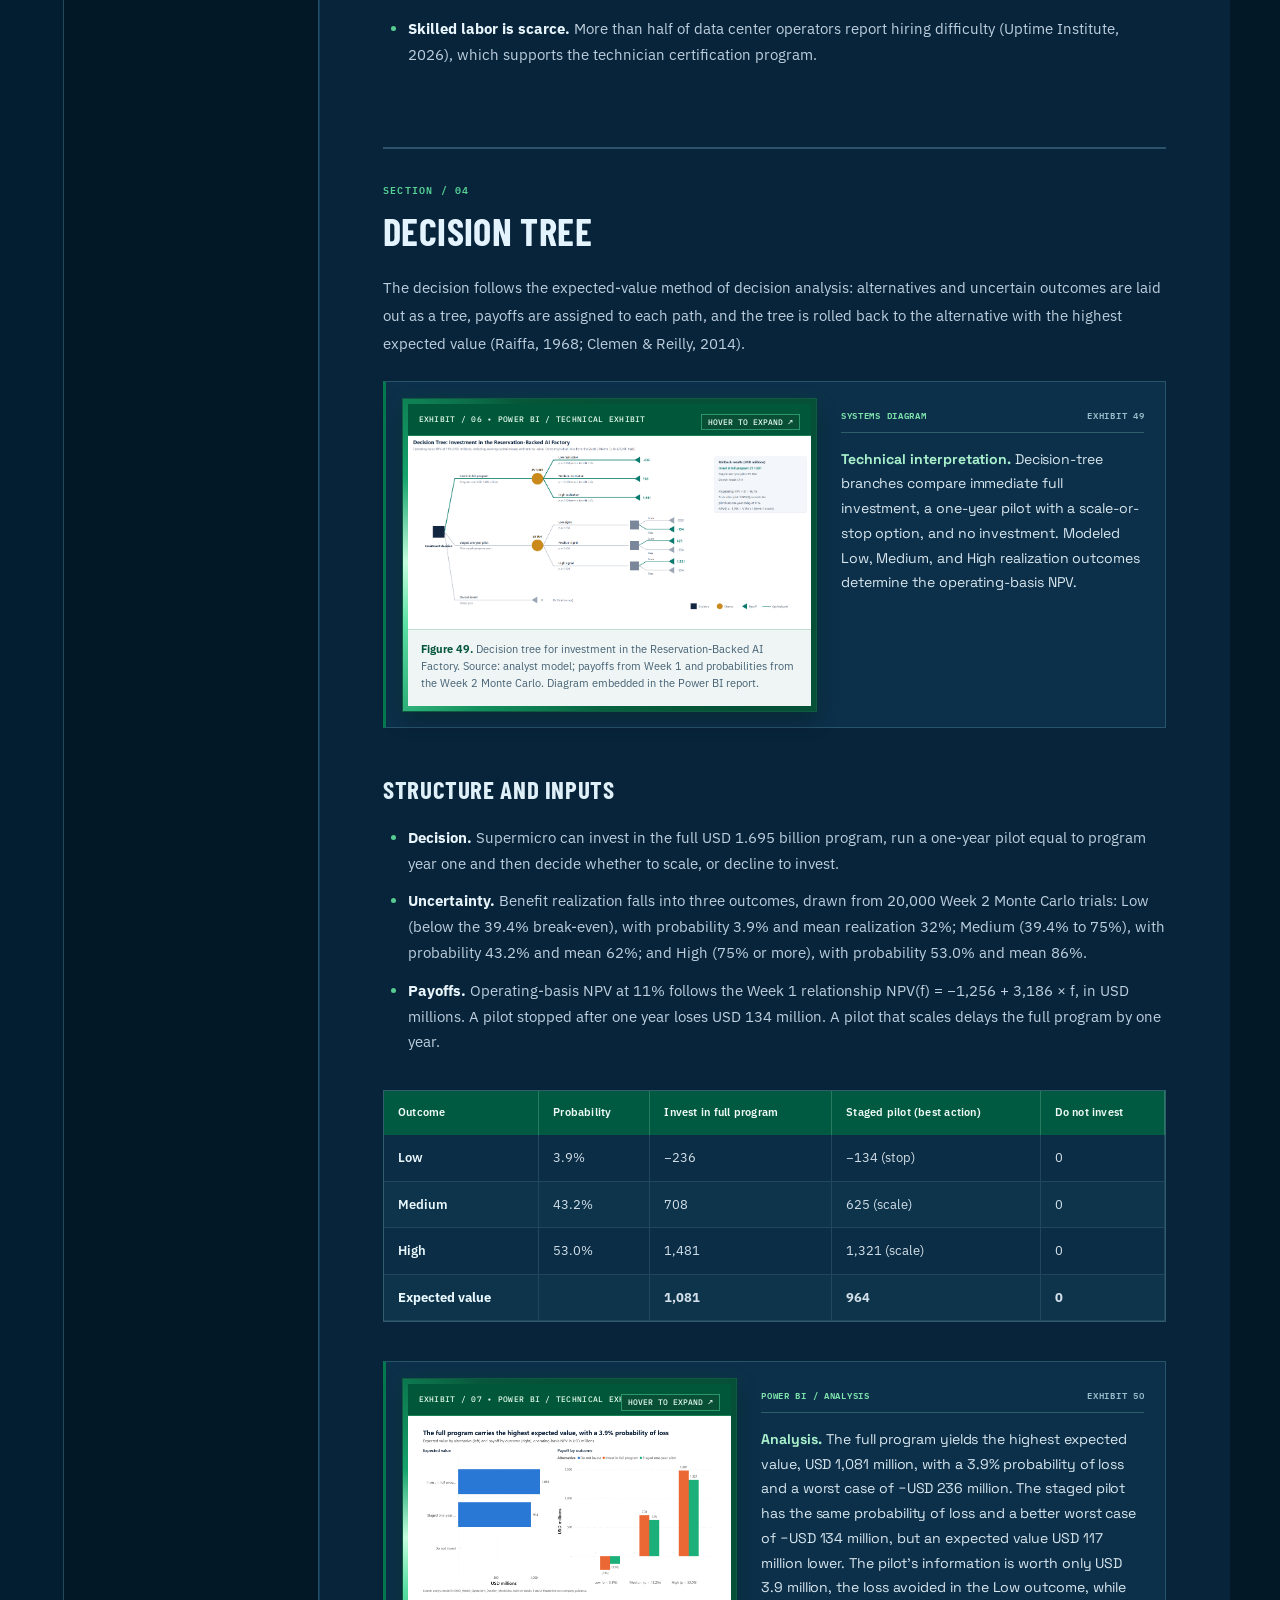
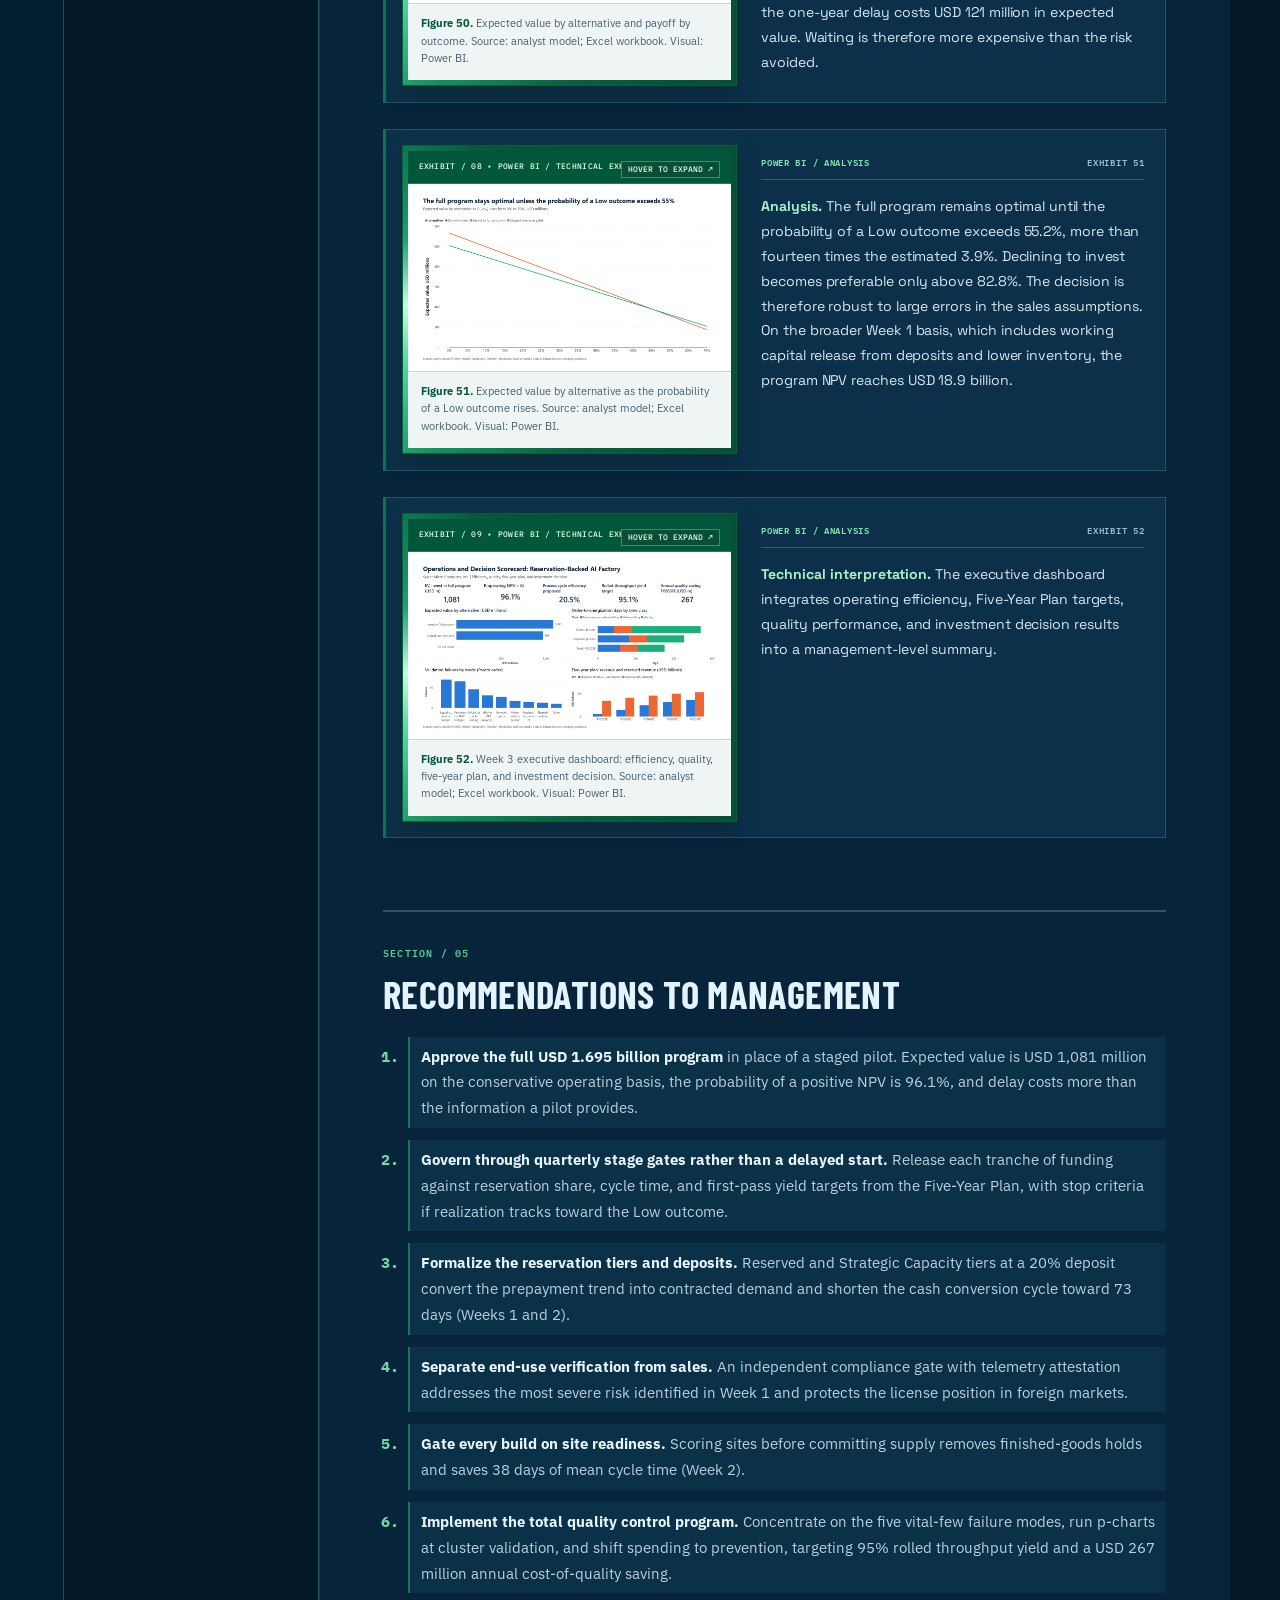
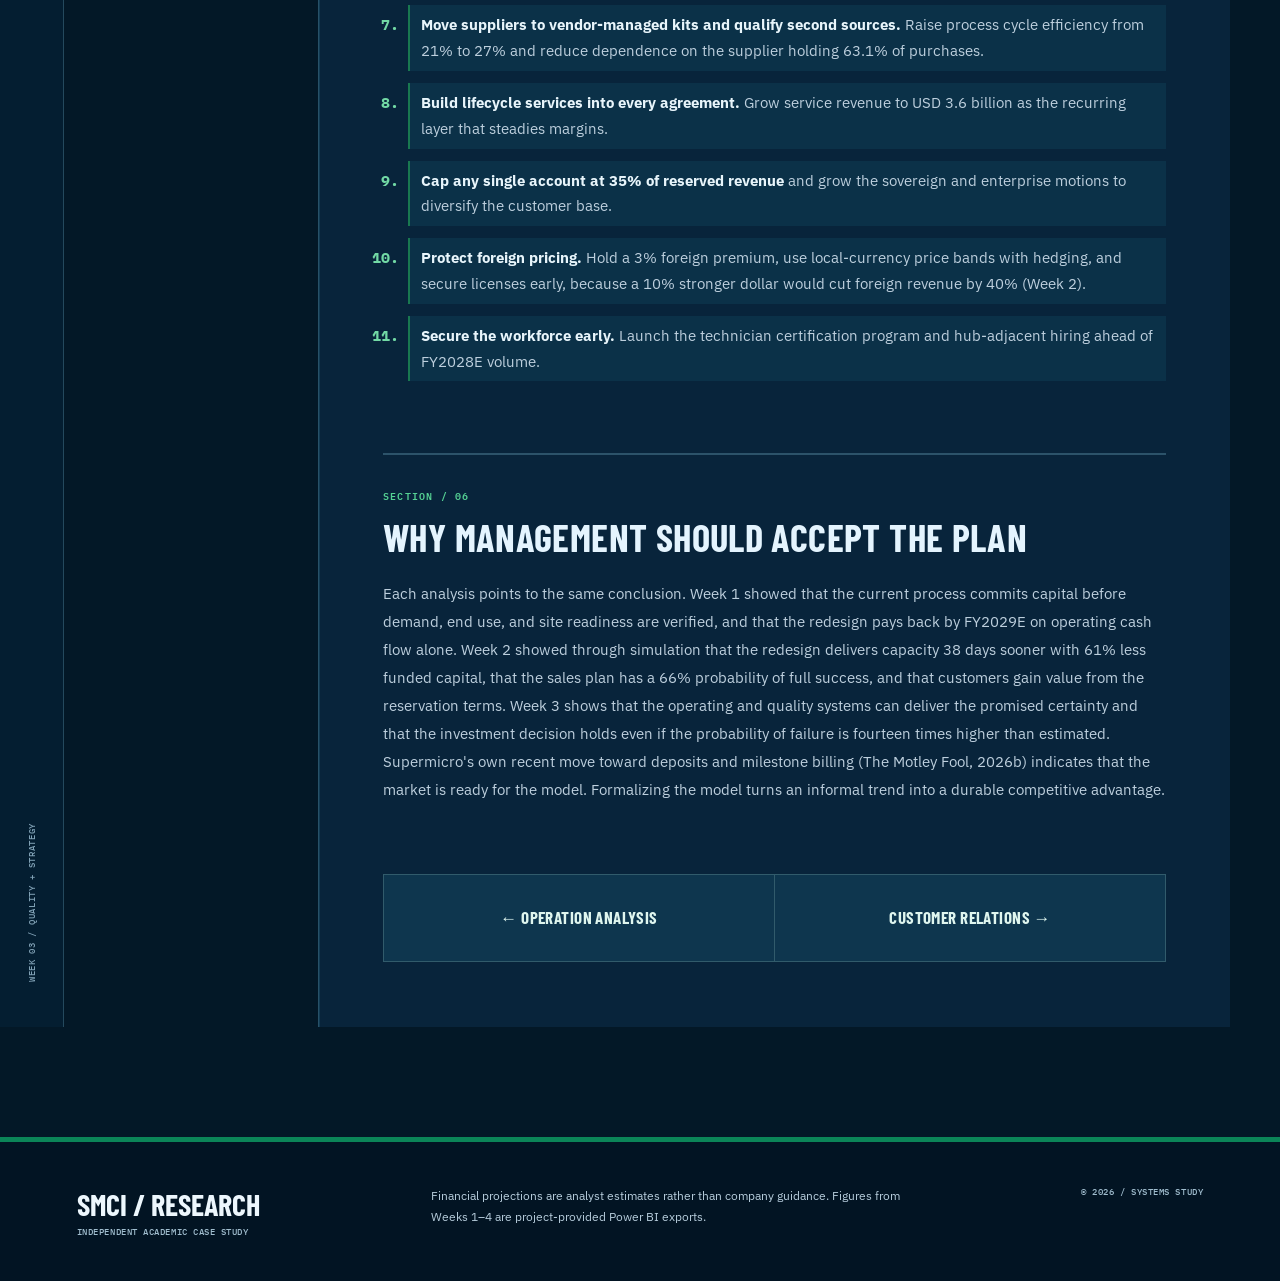
<file: decision-analysis.html>
<!doctype html><html lang="en"><head><meta charset="utf-8"><meta name="viewport" content="width=device-width,initial-scale=1"><meta name="description" content="SMCI Week 3 Decision Analysis: quality control and investment decision analysis"><title>Decision Analysis | SMCI Process Transformation</title><link rel="stylesheet" href="style.css"></head><body class="chapter-decision">
<div class="meta-top"><span><span class="status-square"></span> OPERATIONS RESEARCH / INDEPENDENT STUDY</span><span>SUPER MICRO COMPUTER, INC. · NASDAQ: SMCI</span><span>FISCAL 2026—2031</span></div><header class="site-header"><div class="head-inner"><a class="brand" href="introduction.html" aria-label="SMCI research study home"><span class="brand-emblem"><span></span><span></span><span></span></span><span class="brand-type"><b>SMCI<span class="brand-slash">/</span>RESEARCH</b><small>AI INFRASTRUCTURE / SYSTEMS STUDY</small></span></a><nav aria-label="Primary navigation" class="nav"><a class="" href="introduction.html">Introduction</a><a class="" href="proposed-business-model.html">Proposed Business Model</a><a class="" href="business-process-analysis.html">Business Process Analysis</a><a class="" href="pricing-analysis.html">Pricing Analysis</a><a class="" href="operation-analysis.html">Operation Analysis</a><a class="active" href="decision-analysis.html" aria-current="page">Decision Analysis</a><a class="" href="customer-relations.html">Customer Relations</a><a class="" href="human-resource.html">Human Resource</a><a class="" href="references.html">References</a></nav><div class="header-meta">DOCUMENT<br><strong>06 / 09</strong></div></div></header>
<section class="hero"><div class="hero-layout"><div class="hero-copy"><div class="hero-index"><span class="crosshair">+</span>06 / INVESTMENT DECISION<span class="hero-index-rule"></span><span>SMCI / 2026</span></div><h1>The case<br><span>for investment.</span></h1><p>Quality engineering, industry operating trends, and probability-weighted investment decisions supporting a formal management recommendation.</p><div class="hero-status"><i></i>WEEK 03 / QUALITY + STRATEGY<span class="hero-status-end">ANALYST PROJECTIONS ≠ COMPANY GUIDANCE</span></div><div class="hero-cta"><a href="#content" class="read-link">EXPLORE THE ANALYSIS <span aria-hidden="true">↘</span></a><span>TECHNICAL REPORT / WEEK 03</span></div></div><div class="hero-art" aria-label="Decorative technical illustration"><div class="art-plate art-week3 art-decisions"><div class="art-hud"><span>CAPITAL ALLOCATION / QUALITY ASSURANCE</span><span>DEC / 006</span></div><div class="decision-system"><div class="decision-seed">INVESTMENT<span>↘</span></div><div class="decision-options"><div><span>FULL PROGRAM</span><strong>+$1,081M</strong><small>EXPECTED VALUE</small></div><div><span>STAGED PILOT</span><strong>+$964M</strong><small>EXPECTED VALUE</small></div><div><span>NO INVESTMENT</span><strong>$0</strong><small>EXPECTED VALUE</small></div></div></div><div class="decision-footnote">ANALYST MODEL / 11% DISCOUNT / USD MILLIONS</div><div class="art-bottom"><span class="art-alert good"></span> EXPECTED-VALUE DECISION / CONSERVATIVE BASIS</div></div></div></div><div class="metric-rail"><div class="metric"><span class="metric-num">01</span><strong>$1.695B</strong><small>PROGRAM INVESTMENT</small></div><div class="metric"><span class="metric-num">02</span><strong>$1.081B</strong><small>EXPECTED VALUE</small></div><div class="metric"><span class="metric-num">03</span><strong>96.1%</strong><small>POSITIVE NPV PROBABILITY</small></div><div class="metric"><span class="metric-num">04</span><strong>$267M</strong><small>ANNUAL QUALITY SAVING</small></div></div></section><div class="layout"><div class="chapter-rail"><span>SMCI / SYSTEMS TRANSFORMATION</span><b>06</b><span>WEEK 03 / QUALITY + STRATEGY</span></div><aside class="sidebar"><div class="sidebar-index">06 <span>/ 09</span></div><div class="label">INDEX / DECISION ANALYSIS</div><a href="#how-the-plan-sells-the-product-and-service">How the Plan Sells the Product and Service</a><a href="#total-quality-control">Total Quality Control</a><a href="#design-of-the-quality-system">Design of the Quality System</a><a href="#current-and-future-operating-trends">Current and Future Operating Trends</a><a href="#decision-tree">Decision Tree</a><a href="#structure-and-inputs">Structure and Inputs</a><a href="#recommendations-to-management">Recommendations to Management</a><a href="#why-management-should-accept-the-plan">Why Management Should Accept the Plan</a></aside><main class="page" id="content"><div class="document-head"><span>FIELD REPORT / 06 / INVESTMENT DECISION</span><span>SUPER MICRO COMPUTER, INC. / WEEK 03</span></div><h1>Decision Analysis</h1><h2 id="how-the-plan-sells-the-product-and-service">How the Plan Sells the Product and Service</h2>
<p>The plan sells delivery certainty rather than hardware alone. Each reservation tier converts a deposit into a guaranteed build slot. A validated cluster arrives ready to power on, and the customer gains an estimated USD 0.28 million per megawatt in net value from earlier energization (Week 2). Quality is the proof point behind that promise, and the total quality control design below makes the promise measurable. The four sales motions from Week 2 carry the offer to hyperscale, neocloud, sovereign, and enterprise buyers, and lifecycle service extends each sale into a recurring relationship.</p>
<h2 id="total-quality-control">Total Quality Control</h2>
<p>Total quality control integrates quality development, maintenance, and improvement across marketing, engineering, production, and service, so that customer satisfaction is reached at the most economical level (Feigenbaum, 1991). The approach extends quality responsibility to every function and every supplier (Ishikawa, 1985), and improvement follows the plan-do-check-act cycle (Deming, 1986).</p>
<section class="exhibit-pair exhibit-diagram" aria-label="Figure 44 and technical analysis"><div class="exhibit-media"><figure class="figure process" data-figure="44"><img loading="eager" fetchpriority="high" decoding="async" src="Fig44_TQC_Framework.png" alt="Figure 44: TQC Framework" width="1200" height="720"><figcaption><strong>Figure 44.</strong> Total quality control design: quality gates Q0 to Q5 mapped to Feigenbaum's four quality jobs. Source: analyst design. Diagram embedded in the Power BI report.</figcaption></figure></div><div class="exhibit-text"><div class="reading-tag"><span>SYSTEMS DIAGRAM</span><span>EXHIBIT 44</span></div><p><strong>Technical interpretation.</strong> The Total Quality Control framework establishes six quality gates from design review through site acceptance. Preventive controls, supplier inspection, process monitoring, and root-cause analysis govern defect reduction.</p></div></section>
<h3 id="design-of-the-quality-system">Design of the Quality System</h3>
<ul><li><strong>New design control (Q0).</strong> Each blueprint passes a design review covering power, cooling, and network specifications, so that defects are prevented before procurement.</li><li><strong>Incoming material control (Q1).</strong> Supplier scorecards, lot inspection, and corrective action requests apply to GPUs, memory, cooling components, and related-party chassis.</li><li><strong>Product control (Q2 to Q4).</strong> In-process checks at system build (L10 and L11) and rack integration (L12) precede full cluster validation with burn-in under production workloads, followed by a shipment audit and crate seal.</li><li><strong>Site acceptance (Q5).</strong> Integration closes with site acceptance testing and 30 days of stability monitoring through telemetry.</li><li><strong>Special process studies.</strong> Pareto analysis, statistical process control, and root-cause studies run across all gates and feed corrective action back into blueprints, supplier terms, and training.</li></ul>
<p>The quality data that follows is synthetic and seeded, built to illustrate the method at the 7% validation failure rate used in the Week 2 simulation.</p>
<section class="exhibit-pair" aria-label="Figure 45 and technical analysis"><div class="exhibit-media"><figure class="figure" data-figure="45"><img loading="lazy" decoding="async" src="Fig45_Pareto_Analysis.png" alt="Figure 45: Pareto Analysis" width="1200" height="720"><figcaption><strong>Figure 45.</strong> Pareto analysis of 294 cluster validation failures in one quarter. Source: synthetic, seeded data; Excel workbook. Visual: Power BI.</figcaption></figure></div><div class="exhibit-text"><div class="reading-tag"><span>POWER BI / ANALYSIS</span><span>EXHIBIT 45</span></div><p><strong>Analysis.</strong> Five failure modes account for 82% of failures: liquid-cooling leaks or pressure loss (70), firmware or BMC configuration mismatch (66), NVLink or cable seating (46), GPU or HBM memory errors (31), and network optics (27). Corrective effort therefore targets coolant fittings and quick disconnects at supplier level, automated firmware baselining at Q2, and cable-seating verification at Q3.</p></div></section>
<section class="exhibit-pair" aria-label="Figure 46 and technical analysis"><div class="exhibit-media"><figure class="figure" data-figure="46"><img loading="lazy" decoding="async" src="Fig46_Control_Chart.png" alt="Figure 46: Control Chart" width="1200" height="720"><figcaption><strong>Figure 46.</strong> p-chart of the daily proportion of racks failing cluster validation. Source: synthetic, seeded data; Excel workbook. Visual: Power BI.</figcaption></figure></div><div class="exhibit-text"><div class="reading-tag"><span>POWER BI / ANALYSIS</span><span>EXHIBIT 46</span></div><p><strong>Analysis.</strong> The p-chart sets control limits at p̄ ± 3√(p̄(1 − p̄)/n), where n is the number of racks tested each day (Montgomery, 2019). In Phase 1 the center line is 7.4%, with an upper limit near 17%. Days 38 to 40 exceed the limit at 23% to 32% and represent an assignable cause, illustrated here as a defective lot of coolant fittings. The three days are excluded from the Phase 1 limits. After corrective action, the Phase 2 center line falls to 4.1%, with no further out-of-control points.</p></div></section>
<section class="exhibit-pair" aria-label="Figure 47 and technical analysis"><div class="exhibit-media"><figure class="figure" data-figure="47"><img loading="lazy" decoding="async" src="Fig47_Yield_and_Cost_of_Quality.png" alt="Figure 47: Yield and Cost of Quality" width="1200" height="720"><figcaption><strong>Figure 47.</strong> First-pass yield by gate and cost of quality, current and FY2031E target. Source: analyst estimates; Excel workbook. Visual: Power BI.</figcaption></figure></div><div class="exhibit-text"><div class="reading-tag"><span>POWER BI / ANALYSIS</span><span>EXHIBIT 47</span></div><p><strong>Analysis.</strong> Rolled throughput yield, the product of the five gate yields, rises from 86.2% to 95.1% as cluster validation yield improves from 93% to 98%. Cost of quality shifts toward prevention: prevention spending rises from 0.10% to 0.22% of revenue, while internal and external failure costs fall from 0.85% to 0.53%. Total cost of quality falls from 1.30% to 1.05% of revenue, saving approximately USD 267 million per year at FY2031E revenue. The 0.25-point reduction equals the yield and rework margin uplift in the Week 1 model, so the quality program is the operating mechanism behind that assumption.</p></div></section>
<h2 id="current-and-future-operating-trends">Current and Future Operating Trends</h2>
<section class="exhibit-pair" aria-label="Figure 48 and technical analysis"><div class="exhibit-media"><figure class="figure" data-figure="48"><img loading="lazy" decoding="async" src="Fig48_Operating_Trends.png" alt="Figure 48: Operating Trends" width="1200" height="720"><figcaption><strong>Figure 48.</strong> Current and future operating trends, evidence, and operational response. Source: as cited. Visual: Power BI.</figcaption></figure></div><div class="exhibit-text"><div class="reading-tag"><span>POWER BI / ANALYSIS</span><span>EXHIBIT 48</span></div><p><strong>Technical interpretation.</strong> Eight operating trends combine infrastructure investment, power availability, liquid cooling, high-value components, customer prepayments, concentration, export scrutiny, and workforce supply.</p></div></section>
<ul><li><strong>AI infrastructure investment continues to grow.</strong> Data center investment of about USD 6.7 trillion is required by 2030 (McKinsey &amp; Company, 2025). Demand supports the capacity ledger and regional hubs.</li><li><strong>Power is becoming the binding constraint.</strong> Data center electricity use is projected to rise from about 415 TWh in 2024 to about 945 TWh by 2030 (International Energy Agency [IEA], 2025). Site readiness, not hardware alone, increasingly determines when revenue arrives.</li><li><strong>Liquid cooling is becoming standard.</strong> More than half of planned rack output will be direct liquid-cooled (The Motley Fool, 2026b), which makes coolant integrity the leading quality risk in the Pareto analysis.</li><li><strong>Rack value and memory cost are rising.</strong> A Vera Rubin rack is estimated near USD 7.8 million, with memory near USD 2 million (Wccftech, 2026). Higher unit value raises the cost of inventory errors and supports back-to-back purchasing.</li><li><strong>Customers are prepaying.</strong> Deferred revenue rose by about USD 3.1 billion in one quarter (The Motley Fool, 2026b), which supports formal reservation tiers.</li><li><strong>Concentration remains high.</strong> One customer represented 44% of first-quarter FY2027 revenue (The Motley Fool, 2026b), which supports the 35% account limit.</li><li><strong>Export scrutiny is increasing.</strong> Charges against former associates and the independent review (Super Micro Computer, Inc., 2026c) support an independent verified end-use gate.</li><li><strong>Skilled labor is scarce.</strong> More than half of data center operators report hiring difficulty (Uptime Institute, 2026), which supports the technician certification program.</li></ul>
<h2 id="decision-tree">Decision Tree</h2>
<p>The decision follows the expected-value method of decision analysis: alternatives and uncertain outcomes are laid out as a tree, payoffs are assigned to each path, and the tree is rolled back to the alternative with the highest expected value (Raiffa, 1968; Clemen &amp; Reilly, 2014).</p>
<section class="exhibit-pair exhibit-diagram" aria-label="Figure 49 and technical analysis"><div class="exhibit-media"><figure class="figure process" data-figure="49"><img loading="eager" fetchpriority="high" decoding="async" src="Fig49_Decision_Tree.png" alt="Figure 49: Decision Tree" width="1200" height="720"><figcaption><strong>Figure 49.</strong> Decision tree for investment in the Reservation-Backed AI Factory. Source: analyst model; payoffs from Week 1 and probabilities from the Week 2 Monte Carlo. Diagram embedded in the Power BI report.</figcaption></figure></div><div class="exhibit-text"><div class="reading-tag"><span>SYSTEMS DIAGRAM</span><span>EXHIBIT 49</span></div><p><strong>Technical interpretation.</strong> Decision-tree branches compare immediate full investment, a one-year pilot with a scale-or-stop option, and no investment. Modeled Low, Medium, and High realization outcomes determine the operating-basis NPV.</p></div></section>
<h3 id="structure-and-inputs">Structure and Inputs</h3>
<ul><li><strong>Decision.</strong> Supermicro can invest in the full USD 1.695 billion program, run a one-year pilot equal to program year one and then decide whether to scale, or decline to invest.</li><li><strong>Uncertainty.</strong> Benefit realization falls into three outcomes, drawn from 20,000 Week 2 Monte Carlo trials: Low (below the 39.4% break-even), with probability 3.9% and mean realization 32%; Medium (39.4% to 75%), with probability 43.2% and mean 62%; and High (75% or more), with probability 53.0% and mean 86%.</li><li><strong>Payoffs.</strong> Operating-basis NPV at 11% follows the Week 1 relationship NPV(f) = −1,256 + 3,186 × f, in USD millions. A pilot stopped after one year loses USD 134 million. A pilot that scales delays the full program by one year.</li></ul>
<div class="table-wrap"><table><thead><tr><th scope="col">Outcome</th><th scope="col">Probability</th><th scope="col">Invest in full program</th><th scope="col">Staged pilot (best action)</th><th scope="col">Do not invest</th></tr></thead><tbody><tr><td>Low</td><td>3.9%</td><td>−236</td><td>−134 (stop)</td><td>0</td></tr><tr><td>Medium</td><td>43.2%</td><td>708</td><td>625 (scale)</td><td>0</td></tr><tr><td>High</td><td>53.0%</td><td>1,481</td><td>1,321 (scale)</td><td>0</td></tr><tr><td><strong>Expected value</strong></td><td></td><td><strong>1,081</strong></td><td><strong>964</strong></td><td><strong>0</strong></td></tr></tbody></table></div>
<section class="exhibit-pair" aria-label="Figure 50 and technical analysis"><div class="exhibit-media"><figure class="figure" data-figure="50"><img loading="lazy" decoding="async" src="Fig50_Expected_Value.png" alt="Figure 50: Expected Value" width="1200" height="720"><figcaption><strong>Figure 50.</strong> Expected value by alternative and payoff by outcome. Source: analyst model; Excel workbook. Visual: Power BI.</figcaption></figure></div><div class="exhibit-text"><div class="reading-tag"><span>POWER BI / ANALYSIS</span><span>EXHIBIT 50</span></div><p><strong>Analysis.</strong> The full program yields the highest expected value, USD 1,081 million, with a 3.9% probability of loss and a worst case of −USD 236 million. The staged pilot has the same probability of loss and a better worst case of −USD 134 million, but an expected value USD 117 million lower. The pilot's information is worth only USD 3.9 million, the loss avoided in the Low outcome, while the one-year delay costs USD 121 million in expected value. Waiting is therefore more expensive than the risk avoided.</p></div></section>
<section class="exhibit-pair" aria-label="Figure 51 and technical analysis"><div class="exhibit-media"><figure class="figure" data-figure="51"><img loading="lazy" decoding="async" src="Fig51_Decision_Sensitivity.png" alt="Figure 51: Decision Sensitivity" width="1200" height="720"><figcaption><strong>Figure 51.</strong> Expected value by alternative as the probability of a Low outcome rises. Source: analyst model; Excel workbook. Visual: Power BI.</figcaption></figure></div><div class="exhibit-text"><div class="reading-tag"><span>POWER BI / ANALYSIS</span><span>EXHIBIT 51</span></div><p><strong>Analysis.</strong> The full program remains optimal until the probability of a Low outcome exceeds 55.2%, more than fourteen times the estimated 3.9%. Declining to invest becomes preferable only above 82.8%. The decision is therefore robust to large errors in the sales assumptions. On the broader Week 1 basis, which includes working capital release from deposits and lower inventory, the program NPV reaches USD 18.9 billion.</p></div></section>
<section class="exhibit-pair" aria-label="Figure 52 and technical analysis"><div class="exhibit-media"><figure class="figure" data-figure="52"><img loading="lazy" decoding="async" src="Fig52_Week3_Executive_Dashboard.png" alt="Figure 52: Week3 Executive Dashboard" width="1200" height="720"><figcaption><strong>Figure 52.</strong> Week 3 executive dashboard: efficiency, quality, five-year plan, and investment decision. Source: analyst model; Excel workbook. Visual: Power BI.</figcaption></figure></div><div class="exhibit-text"><div class="reading-tag"><span>POWER BI / ANALYSIS</span><span>EXHIBIT 52</span></div><p><strong>Technical interpretation.</strong> The executive dashboard integrates operating efficiency, Five-Year Plan targets, quality performance, and investment decision results into a management-level summary.</p></div></section>
<h2 id="recommendations-to-management">Recommendations to Management</h2>
<ol><li><strong>Approve the full USD 1.695 billion program</strong> in place of a staged pilot. Expected value is USD 1,081 million on the conservative operating basis, the probability of a positive NPV is 96.1%, and delay costs more than the information a pilot provides.</li><li><strong>Govern through quarterly stage gates rather than a delayed start.</strong> Release each tranche of funding against reservation share, cycle time, and first-pass yield targets from the Five-Year Plan, with stop criteria if realization tracks toward the Low outcome.</li><li><strong>Formalize the reservation tiers and deposits.</strong> Reserved and Strategic Capacity tiers at a 20% deposit convert the prepayment trend into contracted demand and shorten the cash conversion cycle toward 73 days (Weeks 1 and 2).</li><li><strong>Separate end-use verification from sales.</strong> An independent compliance gate with telemetry attestation addresses the most severe risk identified in Week 1 and protects the license position in foreign markets.</li><li><strong>Gate every build on site readiness.</strong> Scoring sites before committing supply removes finished-goods holds and saves 38 days of mean cycle time (Week 2).</li><li><strong>Implement the total quality control program.</strong> Concentrate on the five vital-few failure modes, run p-charts at cluster validation, and shift spending to prevention, targeting 95% rolled throughput yield and a USD 267 million annual cost-of-quality saving.</li><li><strong>Move suppliers to vendor-managed kits and qualify second sources.</strong> Raise process cycle efficiency from 21% to 27% and reduce dependence on the supplier holding 63.1% of purchases.</li><li><strong>Build lifecycle services into every agreement.</strong> Grow service revenue to USD 3.6 billion as the recurring layer that steadies margins.</li><li><strong>Cap any single account at 35% of reserved revenue</strong> and grow the sovereign and enterprise motions to diversify the customer base.</li><li><strong>Protect foreign pricing.</strong> Hold a 3% foreign premium, use local-currency price bands with hedging, and secure licenses early, because a 10% stronger dollar would cut foreign revenue by 40% (Week 2).</li><li><strong>Secure the workforce early.</strong> Launch the technician certification program and hub-adjacent hiring ahead of FY2028E volume.</li></ol>
<h2 id="why-management-should-accept-the-plan">Why Management Should Accept the Plan</h2>
<p>Each analysis points to the same conclusion. Week 1 showed that the current process commits capital before demand, end use, and site readiness are verified, and that the redesign pays back by FY2029E on operating cash flow alone. Week 2 showed through simulation that the redesign delivers capacity 38 days sooner with 61% less funded capital, that the sales plan has a 66% probability of full success, and that customers gain value from the reservation terms. Week 3 shows that the operating and quality systems can deliver the promised certainty and that the investment decision holds even if the probability of failure is fourteen times higher than estimated. Supermicro's own recent move toward deposits and milestone billing (The Motley Fool, 2026b) indicates that the market is ready for the model. Formalizing the model turns an informal trend into a durable competitive advantage.</p><div class="endnav"><a href="operation-analysis.html">← Operation Analysis</a><a href="customer-relations.html">Customer Relations →</a></div></main></div><footer><div class="footer-in"><div><b>SMCI / RESEARCH</b><span>INDEPENDENT ACADEMIC CASE STUDY</span></div><p>Financial projections are analyst estimates rather than company guidance. Figures from Weeks 1–4 are project-provided Power BI exports.</p><div class="footer-code">© 2026 / SYSTEMS STUDY</div></div></footer><div id="lightbox" role="dialog" aria-label="Enlarged research figure"><button aria-label="Close">×</button><img alt="Enlarged figure"></div><script src="script.js"></script></body></html>
</file>
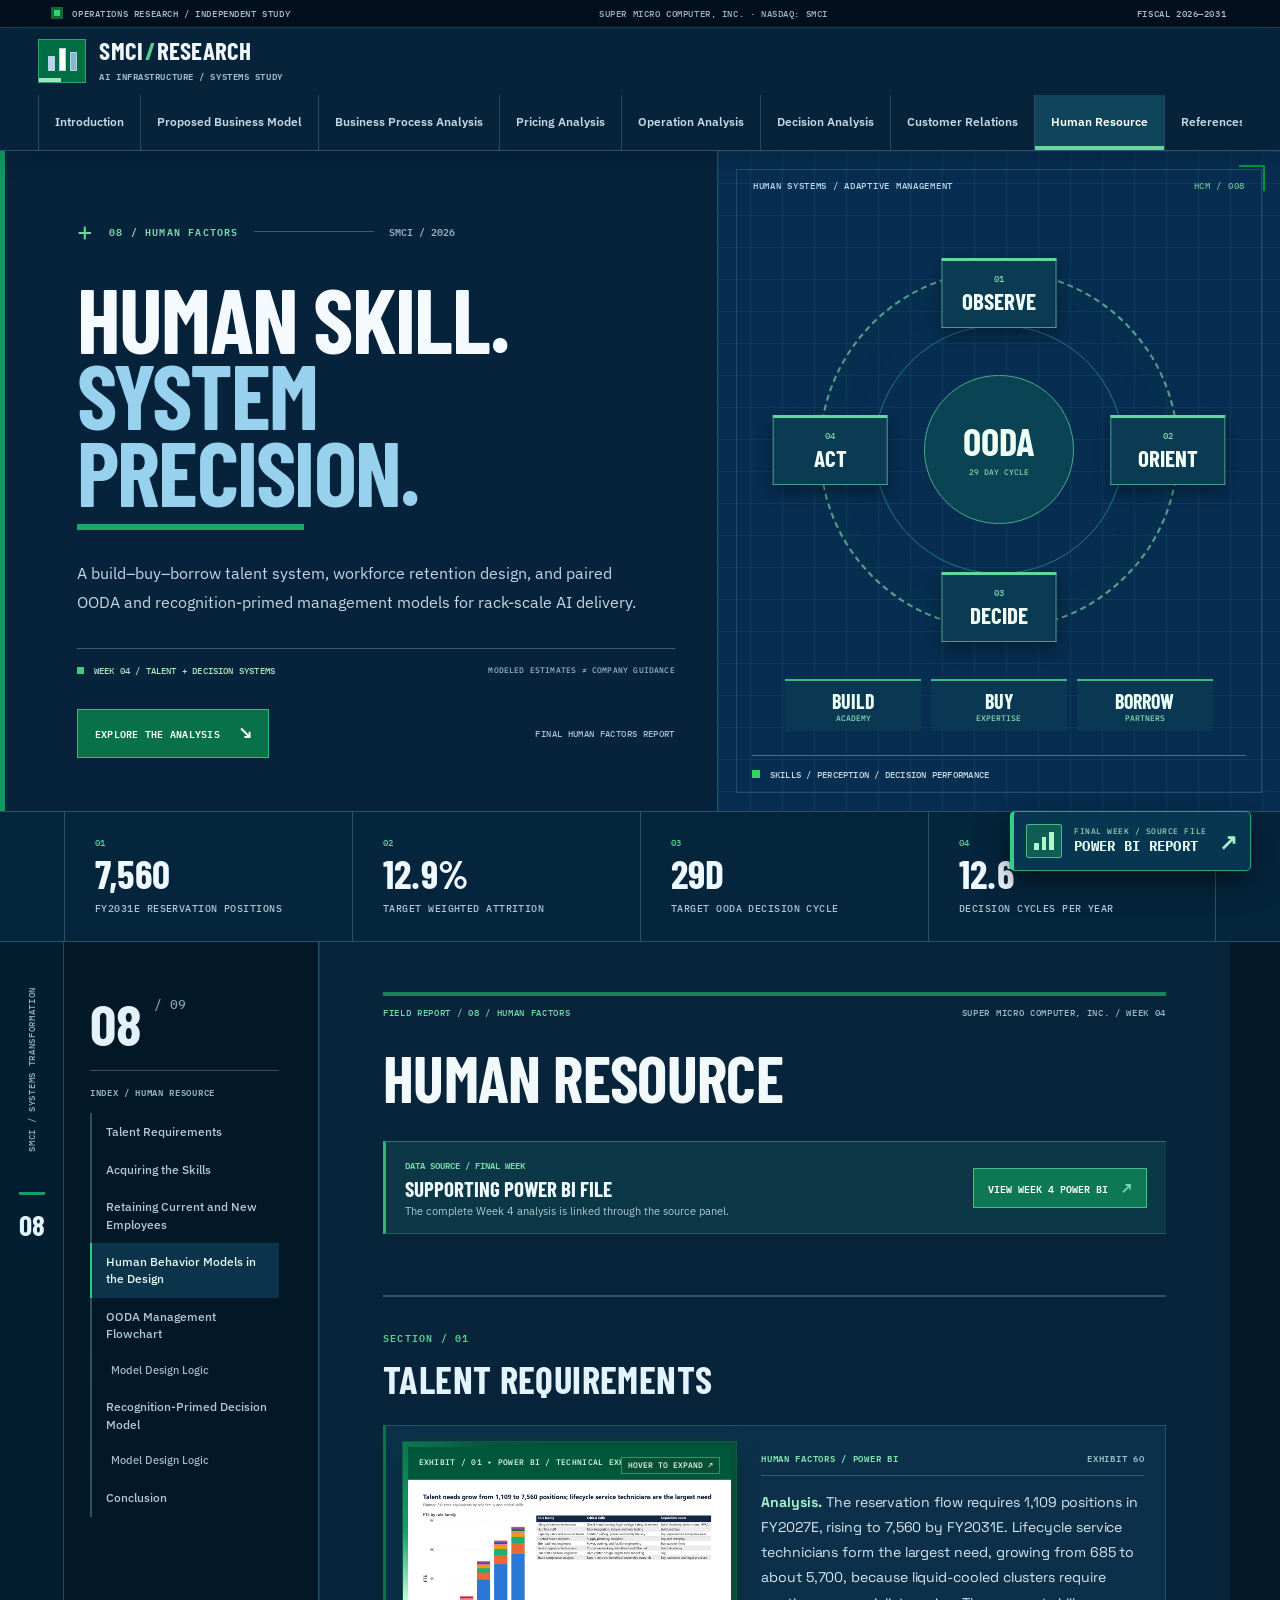
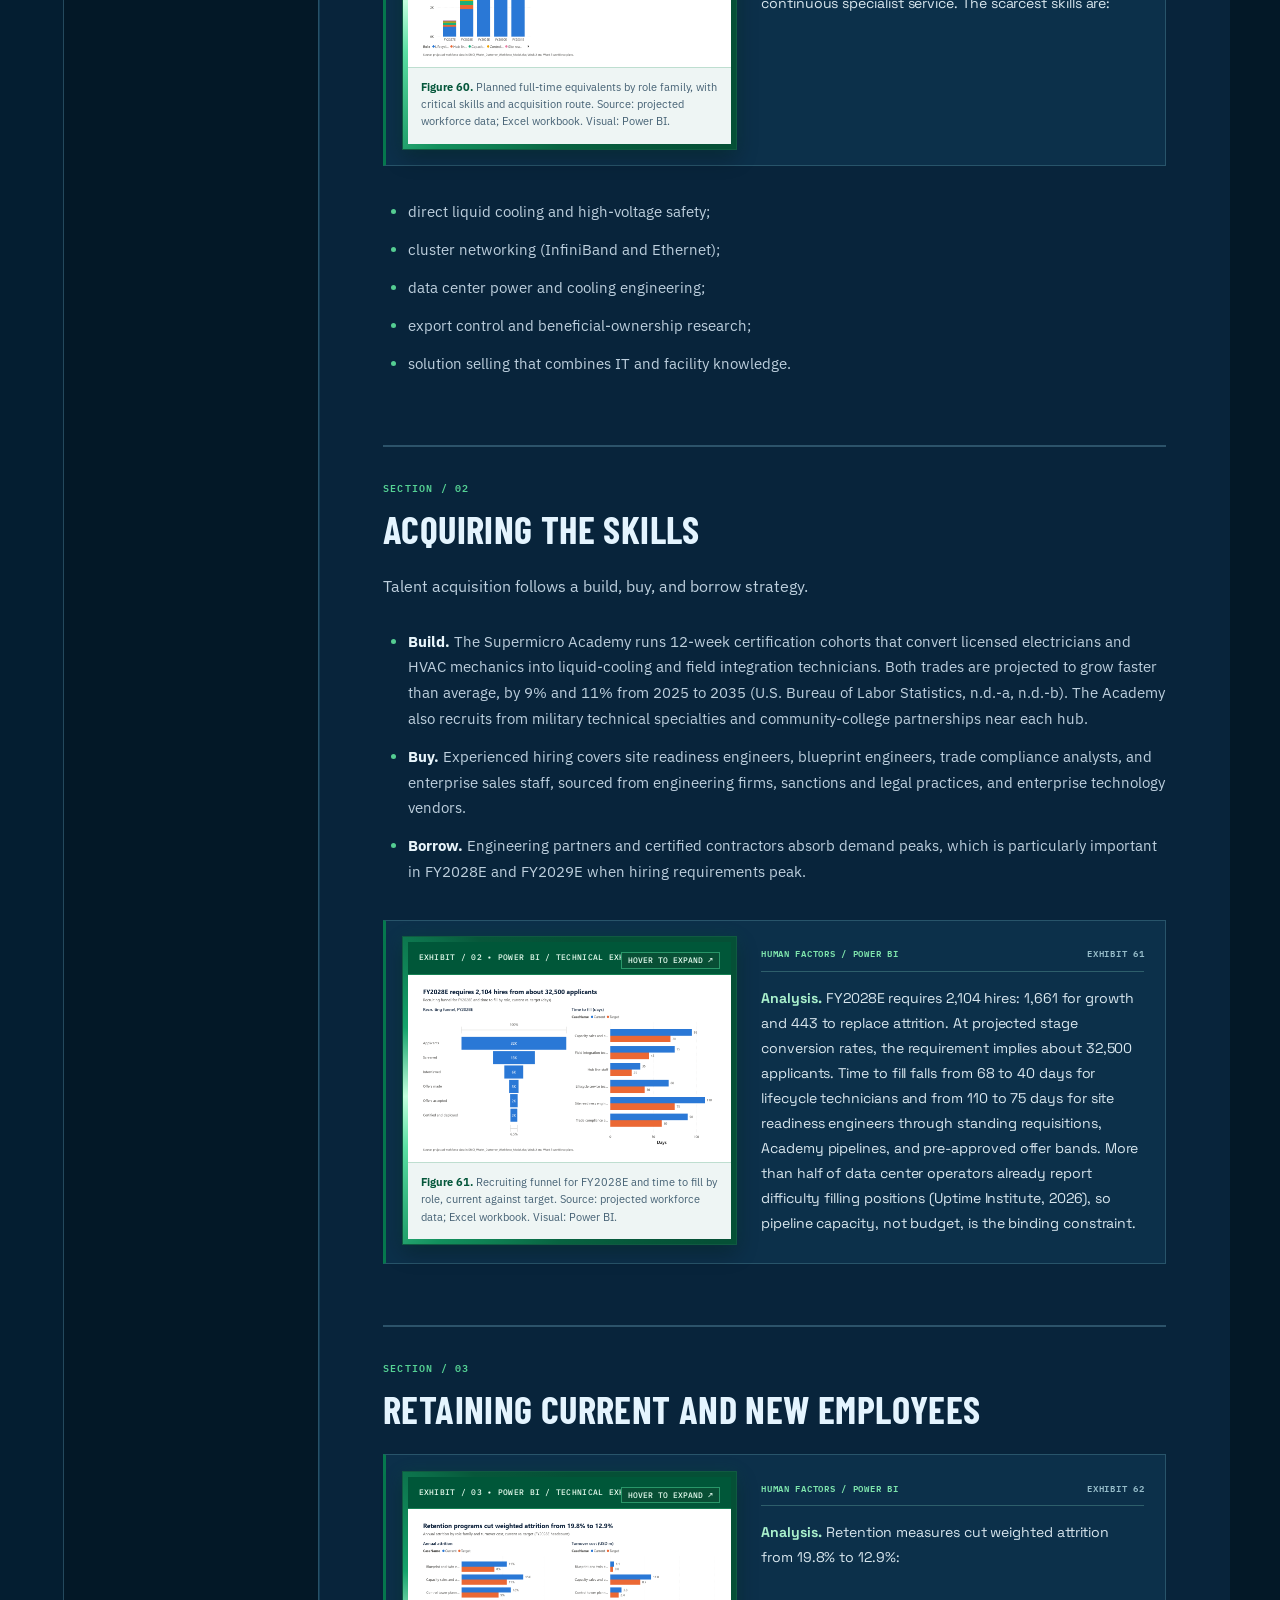
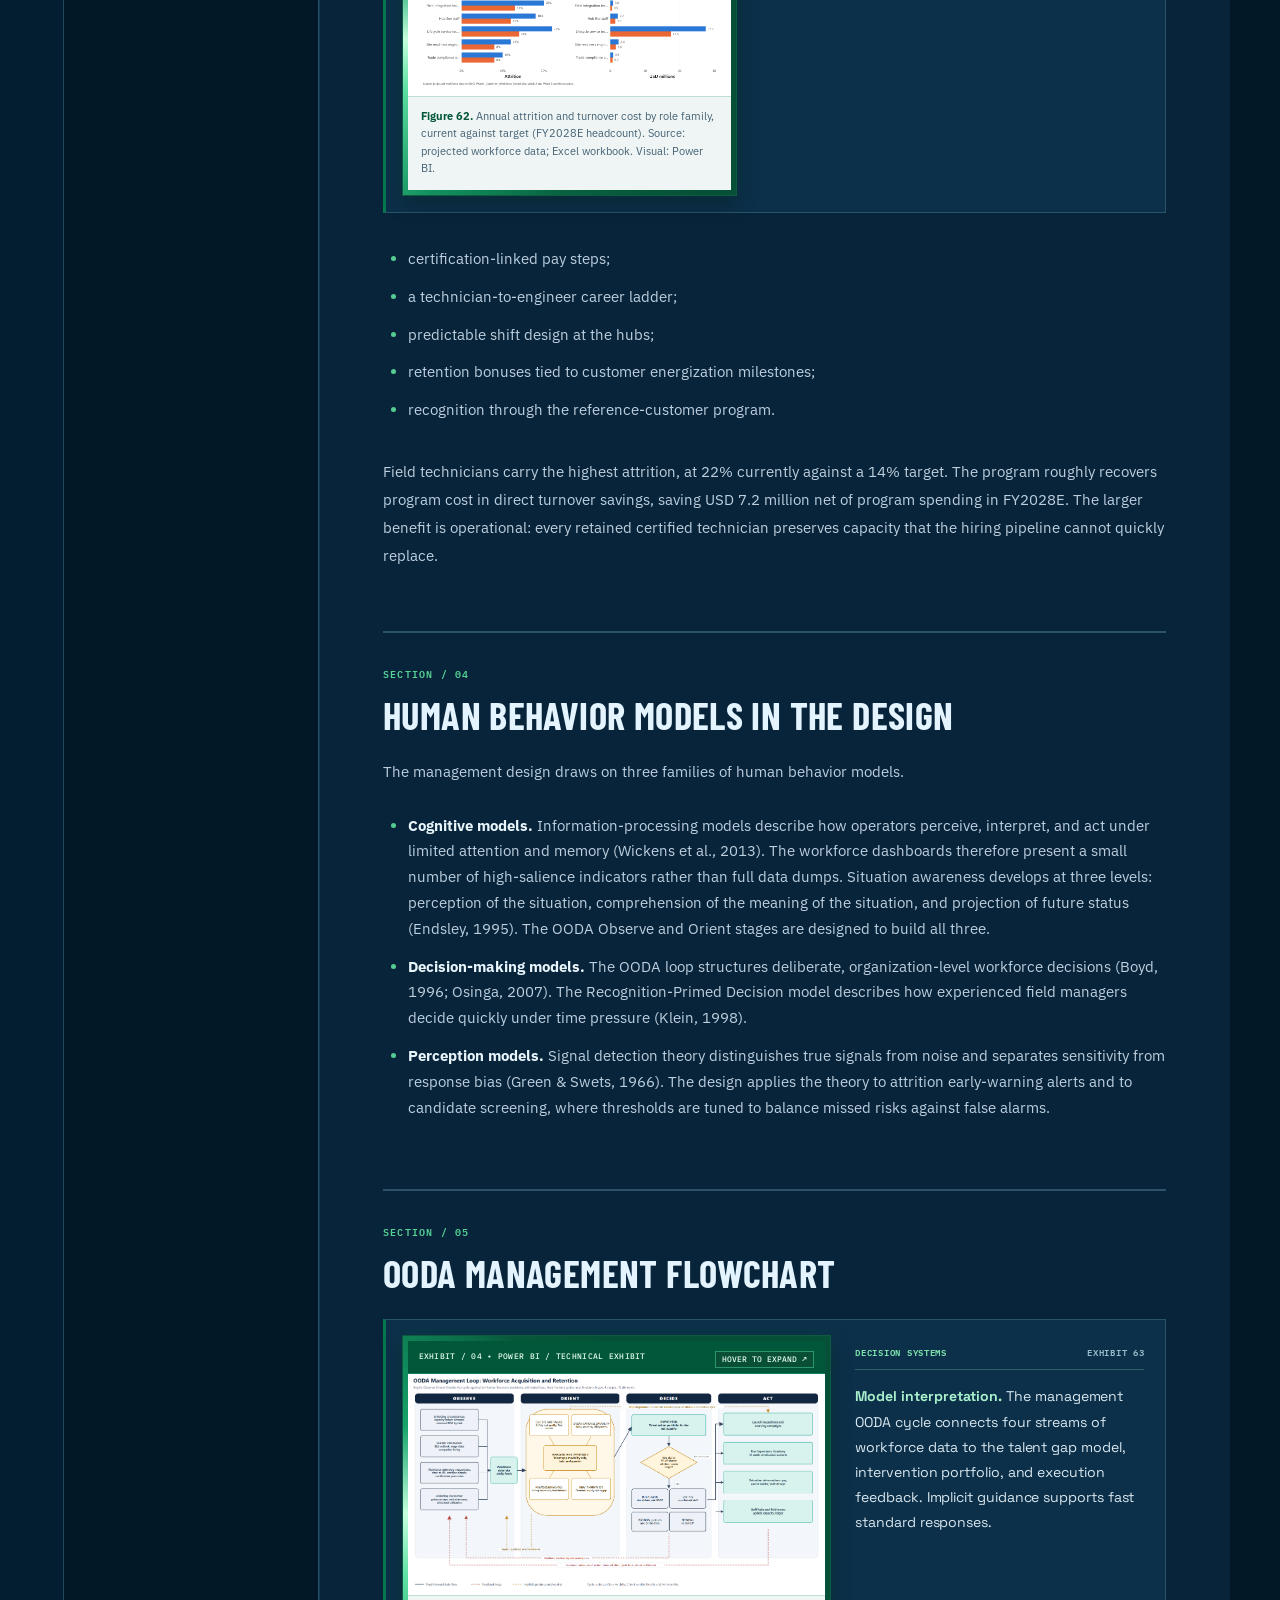
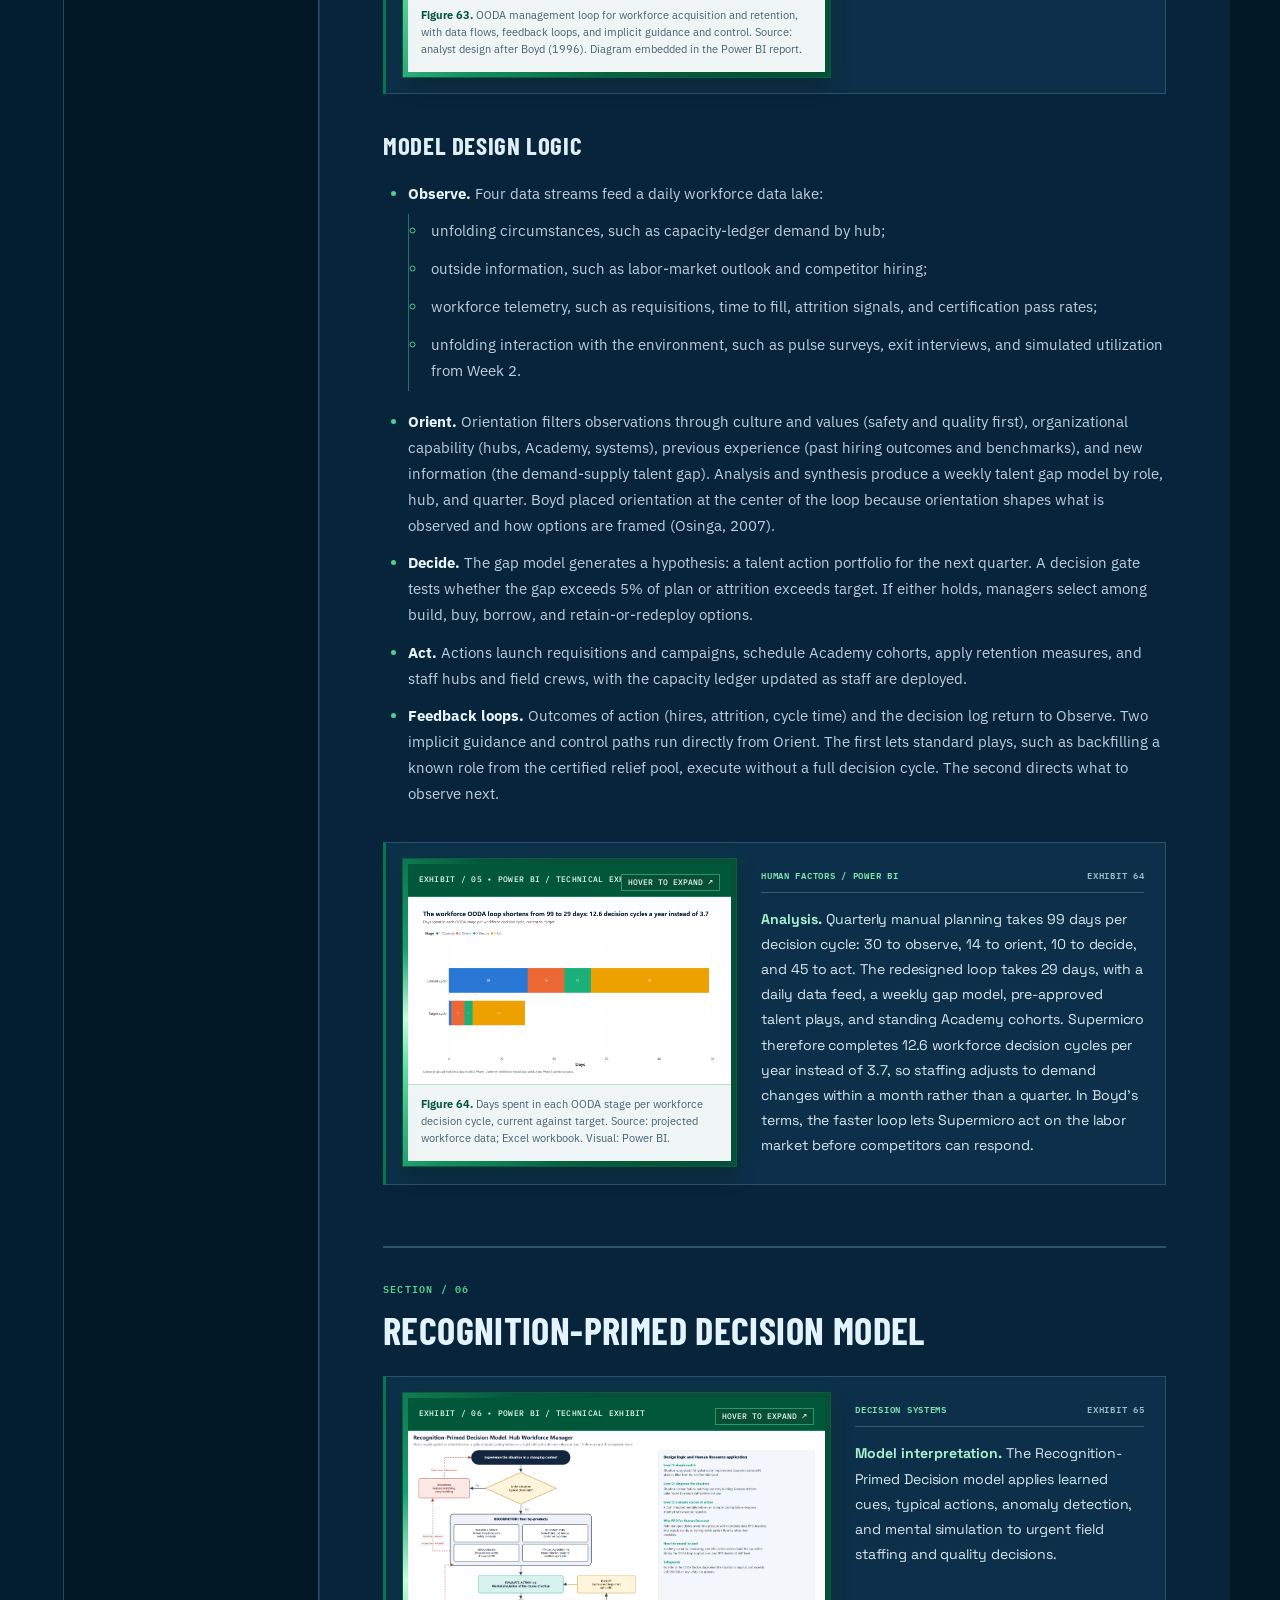
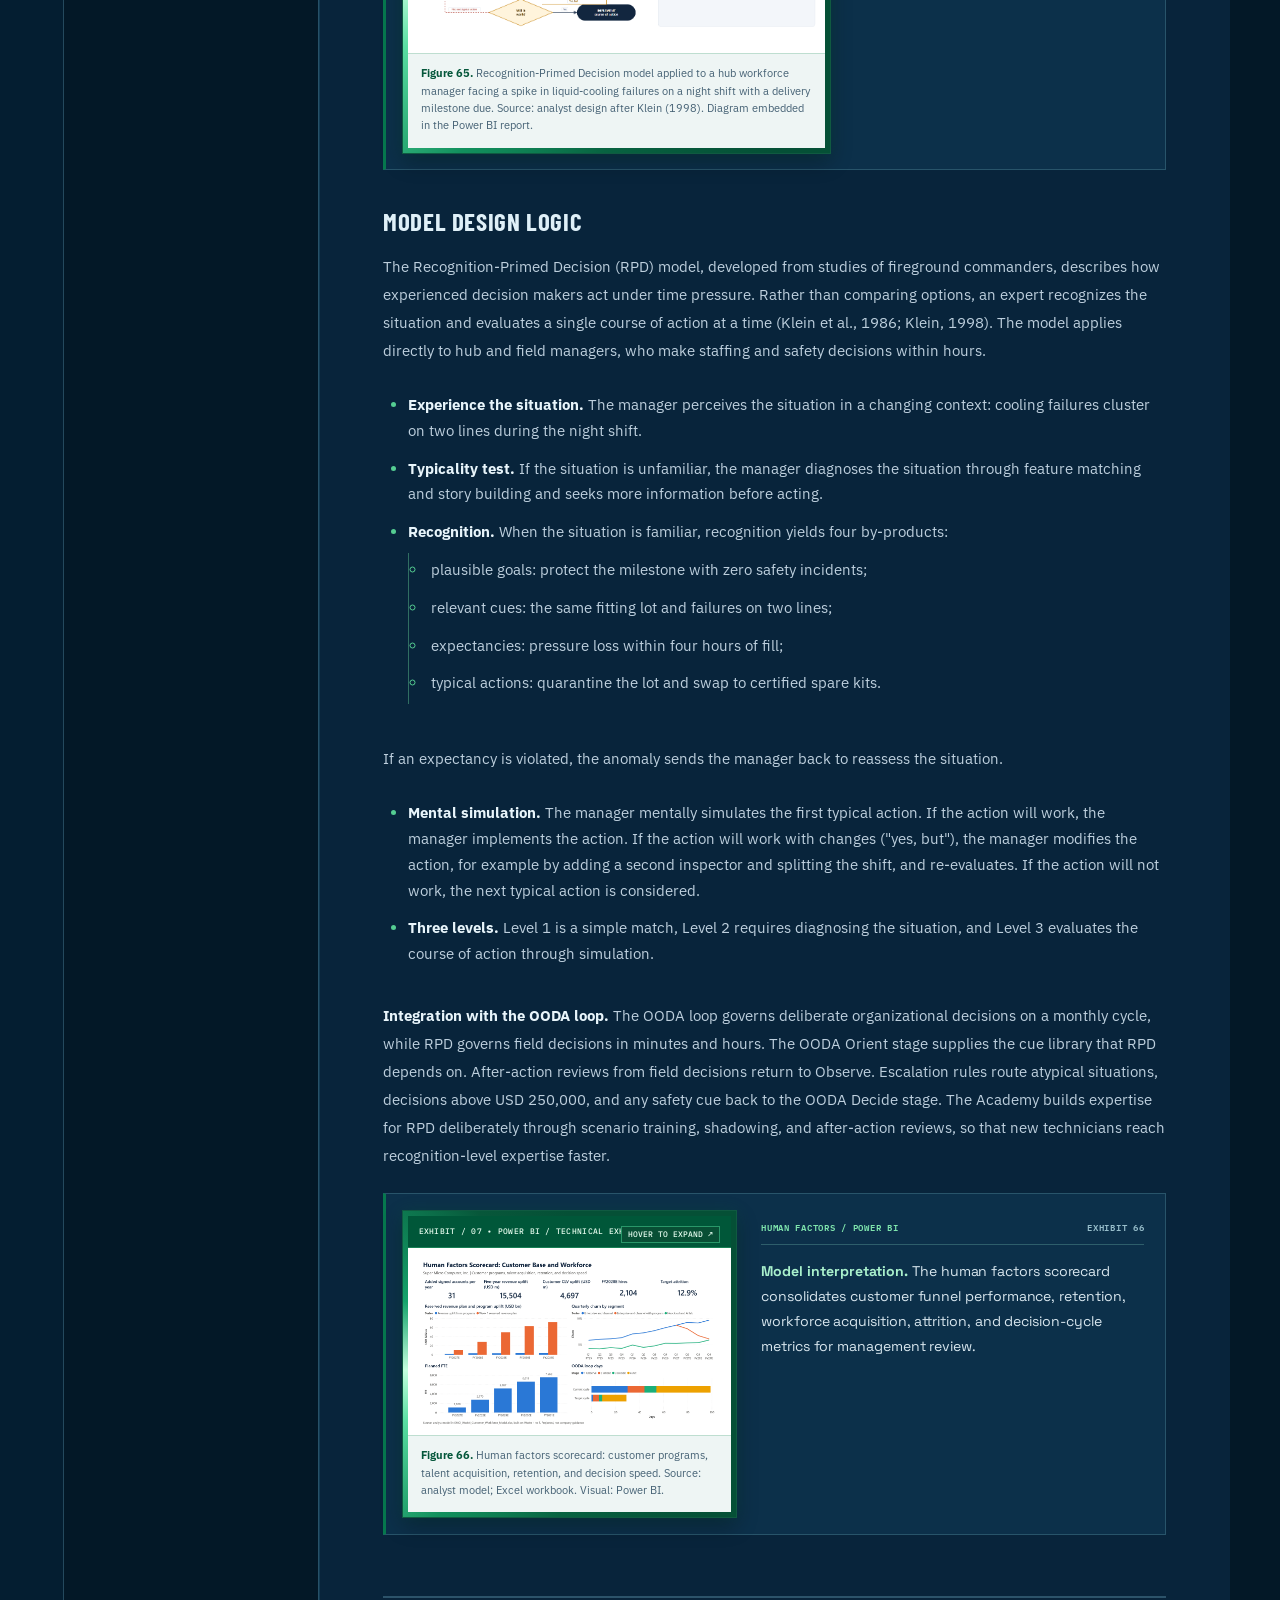
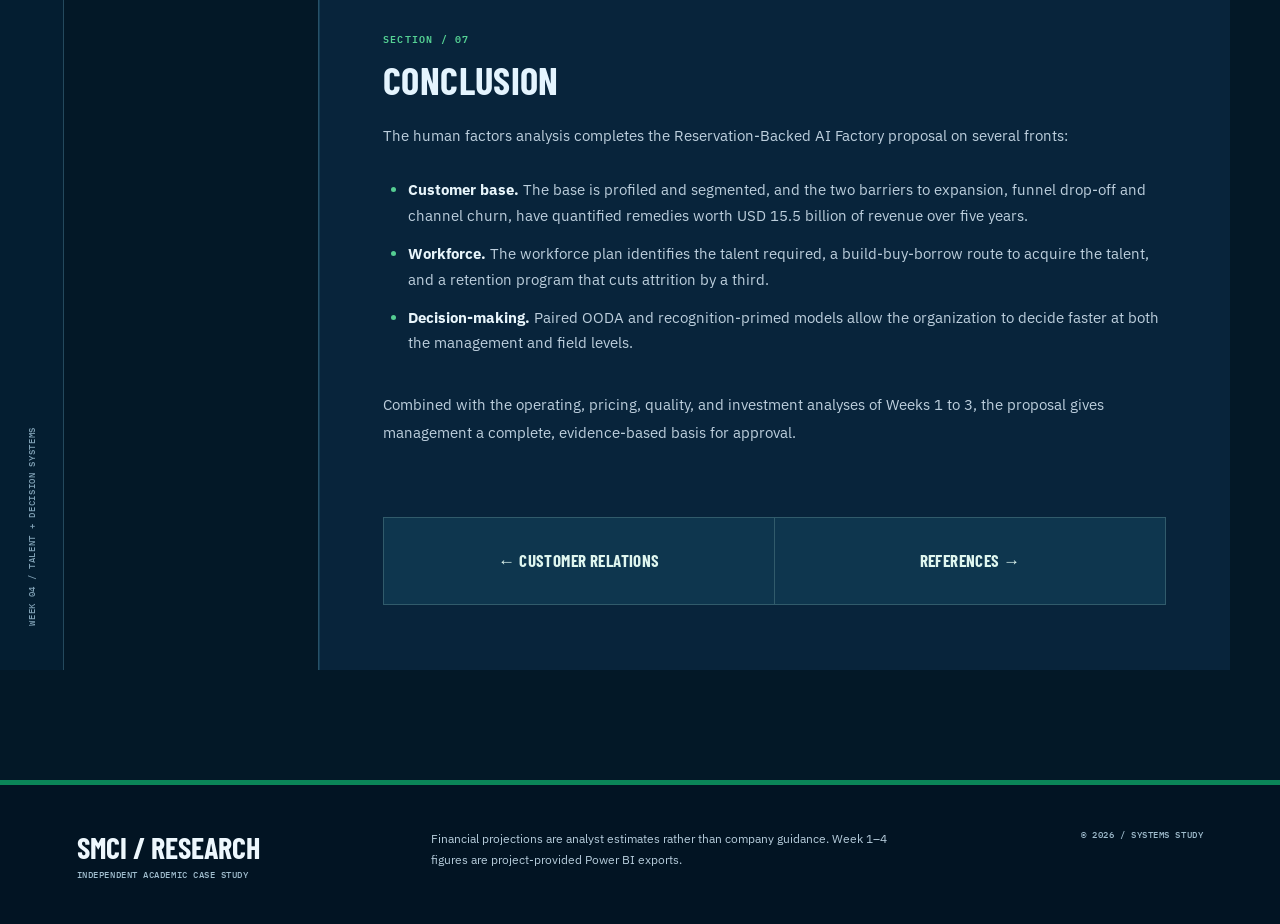
<file: human-resource.html>
<!doctype html><html lang="en"><head><meta charset="utf-8"><meta name="viewport" content="width=device-width,initial-scale=1"><meta name="description" content="Week 4 SMCI human factors research: WORKFORCE ARCHITECTURE / DECISION SCIENCE"><title>Human Resource | SMCI Process Transformation</title><link rel="stylesheet" href="style.css"></head><body class="chapter-human">
<div class="meta-top"><span><span class="status-square"></span> OPERATIONS RESEARCH / INDEPENDENT STUDY</span><span>SUPER MICRO COMPUTER, INC. · NASDAQ: SMCI</span><span>FISCAL 2026—2031</span></div><header class="site-header"><div class="head-inner"><a class="brand" href="introduction.html" aria-label="SMCI research study home"><span class="brand-emblem"><span></span><span></span><span></span></span><span class="brand-type"><b>SMCI<span class="brand-slash">/</span>RESEARCH</b><small>AI INFRASTRUCTURE / SYSTEMS STUDY</small></span></a><nav aria-label="Primary navigation" class="nav"><a class="" href="introduction.html">Introduction</a><a class="" href="proposed-business-model.html">Proposed Business Model</a><a class="" href="business-process-analysis.html">Business Process Analysis</a><a class="" href="pricing-analysis.html">Pricing Analysis</a><a class="" href="operation-analysis.html">Operation Analysis</a><a class="" href="decision-analysis.html">Decision Analysis</a><a class="" href="customer-relations.html">Customer Relations</a><a class="active" href="human-resource.html" aria-current="page">Human Resource</a><a class="" href="references.html">References</a></nav><div class="header-meta">DOCUMENT<br><strong>08 / 09</strong></div></div></header>
<section class="hero"><div class="hero-layout"><div class="hero-copy"><div class="hero-index"><span class="crosshair">+</span>08 / HUMAN FACTORS<span class="hero-index-rule"></span><span>SMCI / 2026</span></div><h1>Human skill.<br><span>System precision.</span></h1><p>A build–buy–borrow talent system, workforce retention design, and paired OODA and recognition-primed management models for rack-scale AI delivery.</p><div class="hero-status"><i></i>WEEK 04 / TALENT + DECISION SYSTEMS<span class="hero-status-end">MODELED ESTIMATES ≠ COMPANY GUIDANCE</span></div><div class="hero-cta"><a href="#content" class="read-link">EXPLORE THE ANALYSIS <span aria-hidden="true">↘</span></a><span>FINAL HUMAN FACTORS REPORT</span></div></div><div class="hero-art" aria-label="Decorative technical diagram"><div class="art-plate art-week4 art-people"><div class="art-hud"><span>HUMAN SYSTEMS / ADAPTIVE MANAGEMENT</span><span>HCM / 008</span></div><div class="w4-ooda"><div class="w4-ooda-node n1"><span>01</span>OBSERVE</div><div class="w4-ooda-node n2"><span>02</span>ORIENT</div><div class="w4-ooda-node n3"><span>03</span>DECIDE</div><div class="w4-ooda-node n4"><span>04</span>ACT</div><div class="w4-ooda-core"><strong>OODA</strong><small>29 DAY CYCLE</small></div></div><div class="w4-workforce"><div><span>BUILD</span><small>ACADEMY</small></div><div><span>BUY</span><small>EXPERTISE</small></div><div><span>BORROW</span><small>PARTNERS</small></div></div><div class="art-bottom"><span class="art-alert good"></span> SKILLS / PERCEPTION / DECISION PERFORMANCE</div></div></div></div><div class="metric-rail"><div class="metric"><span class="metric-num">01</span><strong>7,560</strong><small>FY2031E RESERVATION POSITIONS</small></div><div class="metric"><span class="metric-num">02</span><strong>12.9%</strong><small>TARGET WEIGHTED ATTRITION</small></div><div class="metric"><span class="metric-num">03</span><strong>29D</strong><small>TARGET OODA DECISION CYCLE</small></div><div class="metric"><span class="metric-num">04</span><strong>12.6</strong><small>DECISION CYCLES PER YEAR</small></div></div></section><div class="layout"><div class="chapter-rail"><span>SMCI / SYSTEMS TRANSFORMATION</span><b>08</b><span>WEEK 04 / TALENT + DECISION SYSTEMS</span></div><aside class="sidebar"><div class="sidebar-index">08 <span>/ 09</span></div><div class="label">INDEX / HUMAN RESOURCE</div><a class="" href="#talent-requirements">Talent Requirements</a><a class="" href="#acquiring-the-skills">Acquiring the Skills</a><a class="" href="#retaining-current-and-new-employees">Retaining Current and New Employees</a><a class="" href="#human-behavior-models-in-the-design">Human Behavior Models in the Design</a><a class="" href="#ooda-management-flowchart">OODA Management Flowchart</a><a class="toc-sub" href="#model-design-logic">Model Design Logic</a><a class="" href="#recognitionprimed-decision-model">Recognition-Primed Decision Model</a><a class="toc-sub" href="#model-design-logic">Model Design Logic</a><a class="" href="#conclusion">Conclusion</a></aside><main class="page" id="content"><div class="document-head"><span>FIELD REPORT / 08 / HUMAN FACTORS</span><span>SUPER MICRO COMPUTER, INC. / WEEK 04</span></div><h1>Human Resource</h1><div class="w4-source-strip"><div><span>DATA SOURCE / FINAL WEEK</span><strong>Supporting Power BI file</strong><small>The complete Week 4 analysis is linked through the source panel.</small></div><button type="button" class="w4-source-open" data-week4-launch>VIEW WEEK 4 POWER BI <span aria-hidden="true">↗</span></button></div><h2 id="talent-requirements">Talent Requirements</h2>
<section class="exhibit-pair" aria-label="Figure 60 and explanatory analysis"><div class="exhibit-media"><figure class="figure" data-figure="60" id="fig60"><img loading="eager" fetchpriority="high" decoding="async" src="Fig60_Talent_Requirements.png" alt="Figure 60 — Talent Requirements" width="1200" height="720"><figcaption><strong>Figure 60.</strong> Planned full-time equivalents by role family, with critical skills and acquisition route. Source: projected workforce data; Excel workbook. Visual: Power BI.</figcaption></figure></div><div class="exhibit-text"><div class="reading-tag"><span>HUMAN FACTORS / POWER BI</span><span>EXHIBIT 60</span></div><p><strong>Analysis.</strong> The reservation flow requires 1,109 positions in FY2027E, rising to 7,560 by FY2031E. Lifecycle service technicians form the largest need, growing from 685 to about 5,700, because liquid-cooled clusters require continuous specialist service. The scarcest skills are:</p></div></section>
<ul><li>direct liquid cooling and high-voltage safety;</li><li>cluster networking (InfiniBand and Ethernet);</li><li>data center power and cooling engineering;</li><li>export control and beneficial-ownership research;</li><li>solution selling that combines IT and facility knowledge.</li></ul>
<h2 id="acquiring-the-skills">Acquiring the Skills</h2>
<p>Talent acquisition follows a build, buy, and borrow strategy.</p>
<ul><li><strong>Build.</strong> The Supermicro Academy runs 12-week certification cohorts that convert licensed electricians and HVAC mechanics into liquid-cooling and field integration technicians. Both trades are projected to grow faster than average, by 9% and 11% from 2025 to 2035 (U.S. Bureau of Labor Statistics, n.d.-a, n.d.-b). The Academy also recruits from military technical specialties and community-college partnerships near each hub.</li><li><strong>Buy.</strong> Experienced hiring covers site readiness engineers, blueprint engineers, trade compliance analysts, and enterprise sales staff, sourced from engineering firms, sanctions and legal practices, and enterprise technology vendors.</li><li><strong>Borrow.</strong> Engineering partners and certified contractors absorb demand peaks, which is particularly important in FY2028E and FY2029E when hiring requirements peak.</li></ul>
<section class="exhibit-pair" aria-label="Figure 61 and explanatory analysis"><div class="exhibit-media"><figure class="figure" data-figure="61" id="fig61"><img loading="lazy" decoding="async" src="Fig61_Hiring_Pipeline.png" alt="Figure 61 — Hiring Pipeline" width="1200" height="720"><figcaption><strong>Figure 61.</strong> Recruiting funnel for FY2028E and time to fill by role, current against target. Source: projected workforce data; Excel workbook. Visual: Power BI.</figcaption></figure></div><div class="exhibit-text"><div class="reading-tag"><span>HUMAN FACTORS / POWER BI</span><span>EXHIBIT 61</span></div><p><strong>Analysis.</strong> FY2028E requires 2,104 hires: 1,661 for growth and 443 to replace attrition. At projected stage conversion rates, the requirement implies about 32,500 applicants. Time to fill falls from 68 to 40 days for lifecycle technicians and from 110 to 75 days for site readiness engineers through standing requisitions, Academy pipelines, and pre-approved offer bands. More than half of data center operators already report difficulty filling positions (Uptime Institute, 2026), so pipeline capacity, not budget, is the binding constraint.</p></div></section>
<h2 id="retaining-current-and-new-employees">Retaining Current and New Employees</h2>
<section class="exhibit-pair" aria-label="Figure 62 and explanatory analysis"><div class="exhibit-media"><figure class="figure" data-figure="62" id="fig62"><img loading="lazy" decoding="async" src="Fig62_Retention.png" alt="Figure 62 — Retention" width="1200" height="720"><figcaption><strong>Figure 62.</strong> Annual attrition and turnover cost by role family, current against target (FY2028E headcount). Source: projected workforce data; Excel workbook. Visual: Power BI.</figcaption></figure></div><div class="exhibit-text"><div class="reading-tag"><span>HUMAN FACTORS / POWER BI</span><span>EXHIBIT 62</span></div><p><strong>Analysis.</strong> Retention measures cut weighted attrition from 19.8% to 12.9%:</p></div></section>
<ul><li>certification-linked pay steps;</li><li>a technician-to-engineer career ladder;</li><li>predictable shift design at the hubs;</li><li>retention bonuses tied to customer energization milestones;</li><li>recognition through the reference-customer program.</li></ul>
<p>Field technicians carry the highest attrition, at 22% currently against a 14% target. The program roughly recovers program cost in direct turnover savings, saving USD 7.2 million net of program spending in FY2028E. The larger benefit is operational: every retained certified technician preserves capacity that the hiring pipeline cannot quickly replace.</p>
<h2 id="human-behavior-models-in-the-design">Human Behavior Models in the Design</h2>
<p>The management design draws on three families of human behavior models.</p>
<ul><li><strong>Cognitive models.</strong> Information-processing models describe how operators perceive, interpret, and act under limited attention and memory (Wickens et al., 2013). The workforce dashboards therefore present a small number of high-salience indicators rather than full data dumps. Situation awareness develops at three levels: perception of the situation, comprehension of the meaning of the situation, and projection of future status (Endsley, 1995). The OODA Observe and Orient stages are designed to build all three.</li><li><strong>Decision-making models.</strong> The OODA loop structures deliberate, organization-level workforce decisions (Boyd, 1996; Osinga, 2007). The Recognition-Primed Decision model describes how experienced field managers decide quickly under time pressure (Klein, 1998).</li><li><strong>Perception models.</strong> Signal detection theory distinguishes true signals from noise and separates sensitivity from response bias (Green &amp; Swets, 1966). The design applies the theory to attrition early-warning alerts and to candidate screening, where thresholds are tuned to balance missed risks against false alarms.</li></ul>
<h2 id="ooda-management-flowchart">OODA Management Flowchart</h2>
<section class="exhibit-pair exhibit-diagram" aria-label="Figure 63 and explanatory analysis"><div class="exhibit-media"><figure class="figure process" data-figure="63" id="fig63"><img loading="lazy" decoding="async" src="Fig63_OODA_Management_Loop.png" alt="Figure 63 — OODA Management Loop" width="1200" height="720"><figcaption><strong>Figure 63.</strong> OODA management loop for workforce acquisition and retention, with data flows, feedback loops, and implicit guidance and control. Source: analyst design after Boyd (1996). Diagram embedded in the Power BI report.</figcaption></figure></div><div class="exhibit-text"><div class="reading-tag"><span>DECISION SYSTEMS</span><span>EXHIBIT 63</span></div><p><strong>Model interpretation.</strong> The management OODA cycle connects four streams of workforce data to the talent gap model, intervention portfolio, and execution feedback. Implicit guidance supports fast standard responses.</p></div></section>
<h3 id="model-design-logic">Model Design Logic</h3>
<ul><li><strong>Observe.</strong> Four data streams feed a daily workforce data lake:<ul><li>unfolding circumstances, such as capacity-ledger demand by hub;</li><li>outside information, such as labor-market outlook and competitor hiring;</li><li>workforce telemetry, such as requisitions, time to fill, attrition signals, and certification pass rates;</li><li>unfolding interaction with the environment, such as pulse surveys, exit interviews, and simulated utilization from Week 2.</li></ul></li><li><strong>Orient.</strong> Orientation filters observations through culture and values (safety and quality first), organizational capability (hubs, Academy, systems), previous experience (past hiring outcomes and benchmarks), and new information (the demand-supply talent gap). Analysis and synthesis produce a weekly talent gap model by role, hub, and quarter. Boyd placed orientation at the center of the loop because orientation shapes what is observed and how options are framed (Osinga, 2007).</li><li><strong>Decide.</strong> The gap model generates a hypothesis: a talent action portfolio for the next quarter. A decision gate tests whether the gap exceeds 5% of plan or attrition exceeds target. If either holds, managers select among build, buy, borrow, and retain-or-redeploy options.</li><li><strong>Act.</strong> Actions launch requisitions and campaigns, schedule Academy cohorts, apply retention measures, and staff hubs and field crews, with the capacity ledger updated as staff are deployed.</li><li><strong>Feedback loops.</strong> Outcomes of action (hires, attrition, cycle time) and the decision log return to Observe. Two implicit guidance and control paths run directly from Orient. The first lets standard plays, such as backfilling a known role from the certified relief pool, execute without a full decision cycle. The second directs what to observe next.</li></ul>
<section class="exhibit-pair" aria-label="Figure 64 and explanatory analysis"><div class="exhibit-media"><figure class="figure" data-figure="64" id="fig64"><img loading="lazy" decoding="async" src="Fig64_OODA_Cycle_Time.png" alt="Figure 64 — OODA Cycle Time" width="1200" height="720"><figcaption><strong>Figure 64.</strong> Days spent in each OODA stage per workforce decision cycle, current against target. Source: projected workforce data; Excel workbook. Visual: Power BI.</figcaption></figure></div><div class="exhibit-text"><div class="reading-tag"><span>HUMAN FACTORS / POWER BI</span><span>EXHIBIT 64</span></div><p><strong>Analysis.</strong> Quarterly manual planning takes 99 days per decision cycle: 30 to observe, 14 to orient, 10 to decide, and 45 to act. The redesigned loop takes 29 days, with a daily data feed, a weekly gap model, pre-approved talent plays, and standing Academy cohorts. Supermicro therefore completes 12.6 workforce decision cycles per year instead of 3.7, so staffing adjusts to demand changes within a month rather than a quarter. In Boyd's terms, the faster loop lets Supermicro act on the labor market before competitors can respond.</p></div></section>
<h2 id="recognitionprimed-decision-model">Recognition-Primed Decision Model</h2>
<section class="exhibit-pair exhibit-diagram" aria-label="Figure 65 and explanatory analysis"><div class="exhibit-media"><figure class="figure process" data-figure="65" id="fig65"><img loading="lazy" decoding="async" src="Fig65_Recognition_Primed_Decision_Model.png" alt="Figure 65 — Recognition Primed Decision Model" width="1200" height="720"><figcaption><strong>Figure 65.</strong> Recognition-Primed Decision model applied to a hub workforce manager facing a spike in liquid-cooling failures on a night shift with a delivery milestone due. Source: analyst design after Klein (1998). Diagram embedded in the Power BI report.</figcaption></figure></div><div class="exhibit-text"><div class="reading-tag"><span>DECISION SYSTEMS</span><span>EXHIBIT 65</span></div><p><strong>Model interpretation.</strong> The Recognition-Primed Decision model applies learned cues, typical actions, anomaly detection, and mental simulation to urgent field staffing and quality decisions.</p></div></section>
<h3 id="model-design-logic">Model Design Logic</h3>
<p>The Recognition-Primed Decision (RPD) model, developed from studies of fireground commanders, describes how experienced decision makers act under time pressure. Rather than comparing options, an expert recognizes the situation and evaluates a single course of action at a time (Klein et al., 1986; Klein, 1998). The model applies directly to hub and field managers, who make staffing and safety decisions within hours.</p>
<ul><li><strong>Experience the situation.</strong> The manager perceives the situation in a changing context: cooling failures cluster on two lines during the night shift.</li><li><strong>Typicality test.</strong> If the situation is unfamiliar, the manager diagnoses the situation through feature matching and story building and seeks more information before acting.</li><li><strong>Recognition.</strong> When the situation is familiar, recognition yields four by-products:<ul><li>plausible goals: protect the milestone with zero safety incidents;</li><li>relevant cues: the same fitting lot and failures on two lines;</li><li>expectancies: pressure loss within four hours of fill;</li><li>typical actions: quarantine the lot and swap to certified spare kits.</li></ul></li></ul>
<p>If an expectancy is violated, the anomaly sends the manager back to reassess the situation.</p>
<ul><li><strong>Mental simulation.</strong> The manager mentally simulates the first typical action. If the action will work, the manager implements the action. If the action will work with changes (&quot;yes, but&quot;), the manager modifies the action, for example by adding a second inspector and splitting the shift, and re-evaluates. If the action will not work, the next typical action is considered.</li><li><strong>Three levels.</strong> Level 1 is a simple match, Level 2 requires diagnosing the situation, and Level 3 evaluates the course of action through simulation.</li></ul>
<p><strong>Integration with the OODA loop.</strong> The OODA loop governs deliberate organizational decisions on a monthly cycle, while RPD governs field decisions in minutes and hours. The OODA Orient stage supplies the cue library that RPD depends on. After-action reviews from field decisions return to Observe. Escalation rules route atypical situations, decisions above USD 250,000, and any safety cue back to the OODA Decide stage. The Academy builds expertise for RPD deliberately through scenario training, shadowing, and after-action reviews, so that new technicians reach recognition-level expertise faster.</p>
<section class="exhibit-pair" aria-label="Figure 66 and explanatory analysis"><div class="exhibit-media"><figure class="figure" data-figure="66" id="fig66"><img loading="lazy" decoding="async" src="Fig66_Human_Factors_Scorecard.png" alt="Figure 66 — Human Factors Scorecard" width="1200" height="720"><figcaption><strong>Figure 66.</strong> Human factors scorecard: customer programs, talent acquisition, retention, and decision speed. Source: analyst model; Excel workbook. Visual: Power BI.</figcaption></figure></div><div class="exhibit-text"><div class="reading-tag"><span>HUMAN FACTORS / POWER BI</span><span>EXHIBIT 66</span></div><p><strong>Model interpretation.</strong> The human factors scorecard consolidates customer funnel performance, retention, workforce acquisition, attrition, and decision-cycle metrics for management review.</p></div></section>
<h2 id="conclusion">Conclusion</h2>
<p>The human factors analysis completes the Reservation-Backed AI Factory proposal on several fronts:</p>
<ul><li><strong>Customer base.</strong> The base is profiled and segmented, and the two barriers to expansion, funnel drop-off and channel churn, have quantified remedies worth USD 15.5 billion of revenue over five years.</li><li><strong>Workforce.</strong> The workforce plan identifies the talent required, a build-buy-borrow route to acquire the talent, and a retention program that cuts attrition by a third.</li><li><strong>Decision-making.</strong> Paired OODA and recognition-primed models allow the organization to decide faster at both the management and field levels.</li></ul>
<p>Combined with the operating, pricing, quality, and investment analyses of Weeks 1 to 3, the proposal gives management a complete, evidence-based basis for approval.</p>
<div class="endnav"><a href="customer-relations.html">← Customer Relations</a><a href="references.html">References →</a></div></main></div><footer><div class="footer-in"><div><b>SMCI / RESEARCH</b><span>INDEPENDENT ACADEMIC CASE STUDY</span></div><p>Financial projections are analyst estimates rather than company guidance. Week 1–4 figures are project-provided Power BI exports.</p><div class="footer-code">© 2026 / SYSTEMS STUDY</div></div></footer><div id="lightbox" role="dialog" aria-label="Enlarged research figure"><button aria-label="Close">×</button><img alt="Enlarged figure"></div><script src="script.js"></script><script src="week4-powerbi-panel.js"></script></body></html>
</file>
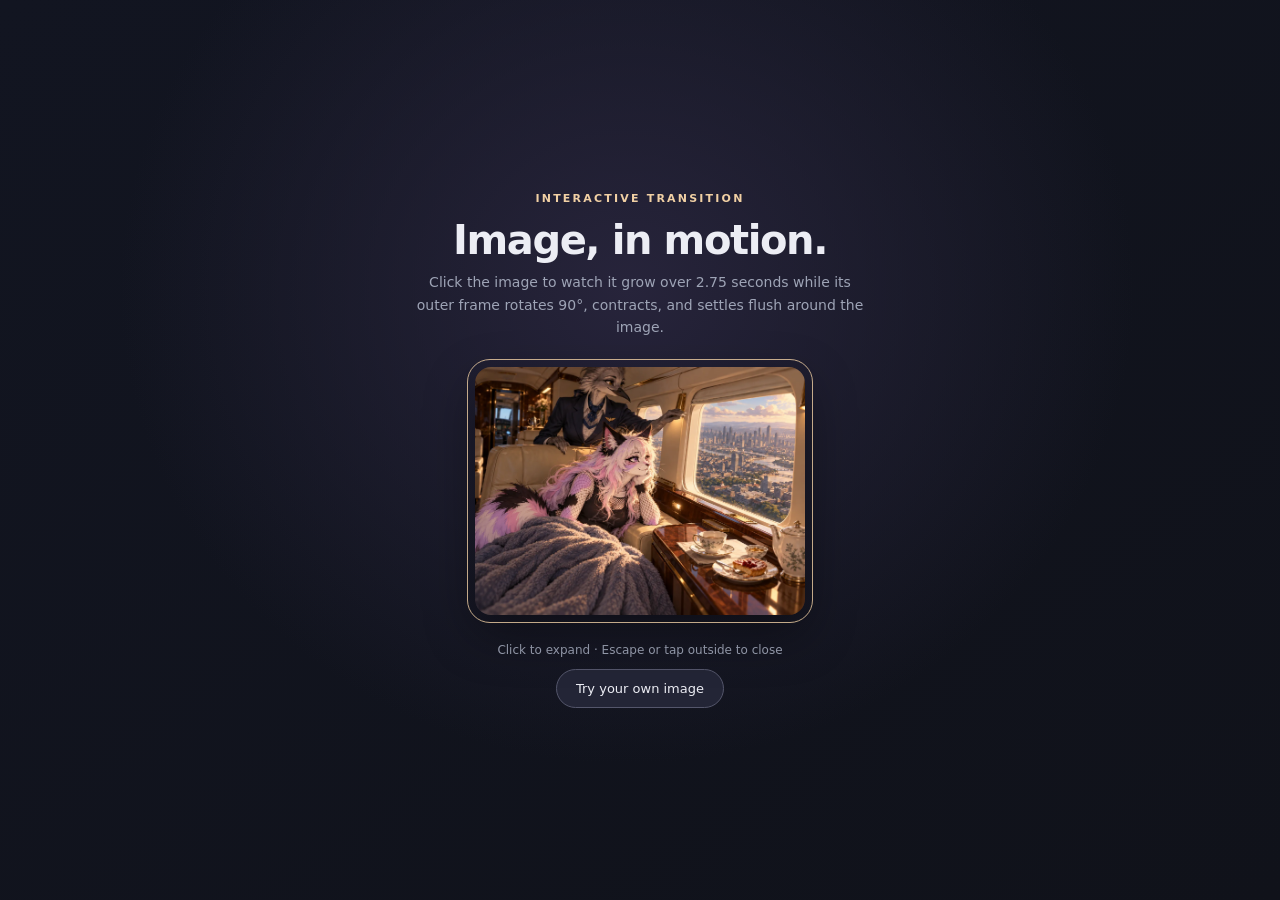
<file: image-expand-rotating-frame.html>
<!doctype html>
<html lang="en">
<head>
<meta charset="utf-8">
<meta name="viewport" content="width=device-width, initial-scale=1">
<meta name="color-scheme" content="dark">
<title>Image Expand — Rotating Border</title>
<style>
  :root {
    color-scheme: dark;
    --ink: #ecedf4;
    --muted: #9ea4b6;
    --page: #10121a;
    --gold: #f1d0a4;
    --duration: 2750ms; /* Exact opening transition length. */
  }
  * { box-sizing: border-box; }
  body {
    margin: 0;
    min-height: 100vh;
    background:
      radial-gradient(ellipse at 49% 32%, #27243b 0%, transparent 55%),
      linear-gradient(145deg, #121521, var(--page));
    color: var(--ink);
    font-family: ui-sans-serif, system-ui, -apple-system, BlinkMacSystemFont, "Segoe UI", sans-serif;
  }
  body.viewer-open { overflow: hidden; }
  main {
    min-height: 100vh;
    display: grid;
    place-items: center;
    padding: 40px 22px;
  }
  .demo { width: min(100%, 620px); text-align: center; }
  .eyebrow { color: var(--gold); font-size: 11px; letter-spacing: .2em; text-transform: uppercase; font-weight: 700; }
  h1 { margin: 12px 0 8px; font-size: clamp(26px, 4vw, 40px); font-weight: 550; letter-spacing: -.035em; }
  p { margin: 0 auto 29px; color: var(--muted); font-size: 14px; line-height: 1.6; max-width: 450px; }
  .image-button {
    position: relative;
    width: min(330px, 74vw);
    padding: 0;
    border: 0;
    background: transparent;
    border-radius: 16px;
    cursor: zoom-in;
    -webkit-tap-highlight-color: transparent;
  }
  .image-button::before {
    content: "";
    position: absolute;
    inset: -8px;
    border: 1.5px solid var(--gold);
    border-radius: 23px;
    opacity: .8;
    transition: opacity .2s;
  }
  .image-button:hover::before { opacity: 1; }
  .image-button:focus-visible, .choose:focus-visible, .viewer-close:focus-visible {
    outline: 3px solid #c7b8ff; outline-offset: 8px;
  }
  #thumbnail {
    display: block;
    width: 100%;
    height: auto;
    border-radius: 16px;
    aspect-ratio: 4 / 3;
    object-fit: cover;
    box-shadow: 0 18px 50px #0006;
  }
  .below { margin-top: 24px; display: flex; flex-direction: column; gap: 12px; align-items: center; }
  .hint { font-size: 12px; color: var(--muted); }
  .choose {
    border: 1px solid #54566b;
    background: #232536;
    color: var(--ink);
    border-radius: 999px;
    padding: 11px 19px;
    font: inherit;
    font-size: 13px;
    cursor: pointer;
  }
  .choose:hover { background: #33364a; }
  #fileInput { position: absolute; width: 1px; height: 1px; opacity: 0; pointer-events: none; }

  /* The frame intentionally sits BEHIND the image throughout the rotation,
     so its long edges can never cross over the picture itself. */
  .viewer {
    position: fixed;
    inset: 0;
    z-index: 1000;
    visibility: hidden;
    pointer-events: none;
  }
  .viewer.is-active { visibility: visible; pointer-events: auto; }
  .backdrop { position: absolute; inset: 0; background: rgba(8, 9, 16, .93); opacity: 0; cursor: zoom-out; }
  .frame {
    position: fixed;
    border: 2px solid var(--gold);
    border-radius: 14px;
    box-shadow: 0 0 26px #eecb9c2c, inset 0 0 20px #eecb9c20;
    transform-origin: center;
    pointer-events: none;
    z-index: 2;
    will-change: width, height, left, top, transform;
  }
  .expanded {
    position: fixed;
    z-index: 3;
    display: block;
    object-fit: cover;
    border-radius: 14px;
    box-shadow: 0 25px 95px #0009;
    pointer-events: none;
    will-change: width, height, left, top;
  }
  .viewer-close {
    position: fixed;
    right: 20px;
    top: 20px;
    z-index: 4;
    border: 1px solid #ffffff3b;
    border-radius: 999px;
    background: #252737;
    color: white;
    padding: 11px 17px;
    font: inherit;
    font-size: 13px;
    cursor: pointer;
    opacity: 0;
  }
  .viewer-close:hover { background: #45485a; }
  @media (max-width: 480px) { .viewer-close { top: 14px; right: 14px; } }
</style>
</head>
<body>
<main id="page">
  <div class="demo">
    <div class="eyebrow">Interactive transition</div>
    <h1>Image, in motion.</h1>
    <p>Click the image to watch it grow over 2.75 seconds while its outer frame rotates 90°, contracts, and settles flush around the image.</p>
    <button class="image-button" id="openImage" aria-label="Enlarge illustration">
      <img id="thumbnail" alt="Painterly illustration of Elaeya in an airplane cabin" src="[data-uri]">
    </button>
    <div class="below">
      <div class="hint">Click to expand · Escape or tap outside to close</div>
      <button class="choose" id="chooseImage" type="button">Try your own image</button>
      <input id="fileInput" type="file" accept="image/*" aria-label="Choose an image to preview">
    </div>
  </div>
</main>

<div class="viewer" id="viewer" role="dialog" aria-modal="true" aria-label="Expanded image" aria-hidden="true">
  <div class="backdrop" id="backdrop"></div>
  <div class="frame" id="rotatingFrame" aria-hidden="true"></div>
  <img class="expanded" id="expandedImage" alt="Expanded illustration">
  <button class="viewer-close" id="closeImage" type="button" aria-label="Close expanded image">✕ &nbsp; Close</button>
</div>

<script>
(() => {
  'use strict';

  // CONFIGURATION: change this to any duration in milliseconds.
  const OPEN_MS = 2750;
  const CLOSE_MS = 520;
  const reduceMotion = () => window.matchMedia('(prefers-reduced-motion: reduce)').matches;
  const duration = (ms) => reduceMotion() ? 1 : ms;
  const easing = 'cubic-bezier(.37, .04, .14, 1)';

  const page = document.getElementById('page');
  const thumbnail = document.getElementById('thumbnail');
  const imageButton = document.getElementById('openImage');
  const viewer = document.getElementById('viewer');
  const expanded = document.getElementById('expandedImage');
  const frame = document.getElementById('rotatingFrame');
  const backdrop = document.getElementById('backdrop');
  const closeButton = document.getElementById('closeImage');
  const input = document.getElementById('fileInput');
  const choose = document.getElementById('chooseImage');

  let status = 'closed';
  let originalFocus = null;
  let pickedUrl = null;
  let origin = null;
  let destination = null;

  function setStyles(node, styles) { Object.assign(node.style, styles); }
  function toBox(r) { return { x: r.left, y: r.top, w: r.width, h: r.height }; }
  function center(box) { return { x: box.x + box.w / 2, y: box.y + box.h / 2 }; }
  function between(a, b, t) { return a + (b - a) * t; }

  function targetBox() {
    // Preserve the actual image proportions at any viewport size.
    const ratio = (thumbnail.naturalWidth || 4) / (thumbnail.naturalHeight || 3);
    const maxW = innerWidth * (innerWidth < 600 ? .86 : .80);
    const maxH = innerHeight * .74;
    const w = Math.min(maxW, maxH * ratio);
    const h = w / ratio;
    return { x: (innerWidth - w) / 2, y: (innerHeight - h) / 2, w, h };
  }

  function imageKey(box, radius) {
    return {
      left: `${box.x}px`, top: `${box.y}px`,
      width: `${box.w}px`, height: `${box.h}px`,
      borderRadius: `${radius}px`
    };
  }

  function borderKey(cx, cy, w, h, deg, offset) {
    return {
      offset,
      left: `${cx}px`, top: `${cy}px`,
      width: `${w}px`, height: `${h}px`,
      transform: `translate(-50%, -50%) rotate(${deg}deg)`
    };
  }

  function borderSequence(from, to) {
    const a = center(from), b = center(to);
    // At the end, width and height are SWAPPED because a 90° rotated
    // rectangle must visually match the unrotated image's aspect ratio.
    // At 66% it contracts behind the image; at 88% it flares outward;
    // the last 12% contracts again to settle neatly around its edges.
    const m36w = between(from.w, to.w, .36);
    const m36h = between(from.h, to.h, .36);
    const m66w = between(from.w, to.w, .66);
    const m66h = between(from.h, to.h, .66);
    return [
      borderKey(a.x, a.y, from.w + 20, from.h + 20, 0, 0),
      borderKey(between(a.x,b.x,.36), between(a.y,b.y,.36), m36w + 42, m36h + 42, 30, .36),
      borderKey(between(a.x,b.x,.66), between(a.y,b.y,.66), m66h * .77, m66w * .77, 73, .66),
      borderKey(between(a.x,b.x,.88), between(a.y,b.y,.88), to.h + 90, to.w + 90, 90, .88),
      borderKey(b.x, b.y, to.h + 20, to.w + 20, 90, 1)
    ];
  }

  function positionFrame(key) {
    setStyles(frame, {
      left: key.left, top: key.top,
      width: key.width, height: key.height,
      transform: key.transform
    });
  }

  function animate(node, keys, ms, curve = easing) {
    return node.animate(keys, {
      duration: duration(ms), easing: curve, fill: 'forwards'
    });
  }

  async function expandImage() {
    if (status !== 'closed' || !thumbnail.complete) return;
    status = 'opening';
    originalFocus = document.activeElement;
    origin = toBox(thumbnail.getBoundingClientRect());
    destination = targetBox();

    expanded.src = thumbnail.src;
    expanded.alt = thumbnail.alt;
    setStyles(expanded, imageKey(origin, 16));
    const frameKeys = borderSequence(origin, destination);
    positionFrame(frameKeys[0]);

    viewer.classList.add('is-active');
    viewer.setAttribute('aria-hidden', 'false');
    document.body.classList.add('viewer-open');
    thumbnail.style.visibility = 'hidden';

    const animations = [
      animate(expanded, [imageKey(origin, 16), imageKey(destination, 12)], OPEN_MS),
      animate(frame, frameKeys, OPEN_MS),
      animate(backdrop, [{ opacity: 0 }, { opacity: 1 }], OPEN_MS),
      animate(closeButton, [{ opacity: 0 }, { opacity: 1 }], OPEN_MS)
    ];

    try { await Promise.all(animations.map(a => a.finished)); }
    catch { return; }

    setStyles(expanded, imageKey(destination, 12));
    positionFrame(frameKeys[frameKeys.length - 1]);
    backdrop.style.opacity = '1';
    closeButton.style.opacity = '1';
    animations.forEach(a => a.cancel());
    page.inert = true;
    closeButton.focus({ preventScroll: true });
    status = 'open';
  }

  async function collapseImage() {
    if (status !== 'open') return;
    status = 'closing';
    page.inert = false;
    const start = destination;
    const end = toBox(thumbnail.getBoundingClientRect());
    const c = center(end);
    const finalFrame = borderKey(c.x, c.y, end.w + 20, end.h + 20, 0, 1);
    const currentFrame = borderSequence(origin, destination).at(-1);

    const animations = [
      animate(expanded, [imageKey(start, 12), imageKey(end, 16)], CLOSE_MS),
      animate(frame, [currentFrame, finalFrame], CLOSE_MS),
      animate(backdrop, [{ opacity: 1 }, { opacity: 0 }], CLOSE_MS),
      animate(closeButton, [{ opacity: 1 }, { opacity: 0 }], CLOSE_MS)
    ];
    try { await Promise.all(animations.map(a => a.finished)); }
    catch { return; }
    animations.forEach(a => a.cancel());
    thumbnail.style.visibility = 'visible';
    viewer.classList.remove('is-active');
    viewer.setAttribute('aria-hidden', 'true');
    document.body.classList.remove('viewer-open');
    status = 'closed';
    if (originalFocus?.focus) originalFocus.focus({ preventScroll: true });
  }

  imageButton.addEventListener('click', expandImage);
  closeButton.addEventListener('click', collapseImage);
  backdrop.addEventListener('click', collapseImage);
  document.addEventListener('keydown', event => {
    if (event.key === 'Escape' && status === 'open') collapseImage();
  });

  choose.addEventListener('click', () => input.click());
  input.addEventListener('change', () => {
    const file = input.files?.[0];
    if (!file || !file.type.startsWith('image/')) return;
    if (pickedUrl) URL.revokeObjectURL(pickedUrl);
    pickedUrl = URL.createObjectURL(file);
    thumbnail.src = pickedUrl;
    thumbnail.alt = file.name;
    thumbnail.style.aspectRatio = 'auto';
    input.value = '';
  });
})();
</script>
</body>
</html>
</file>
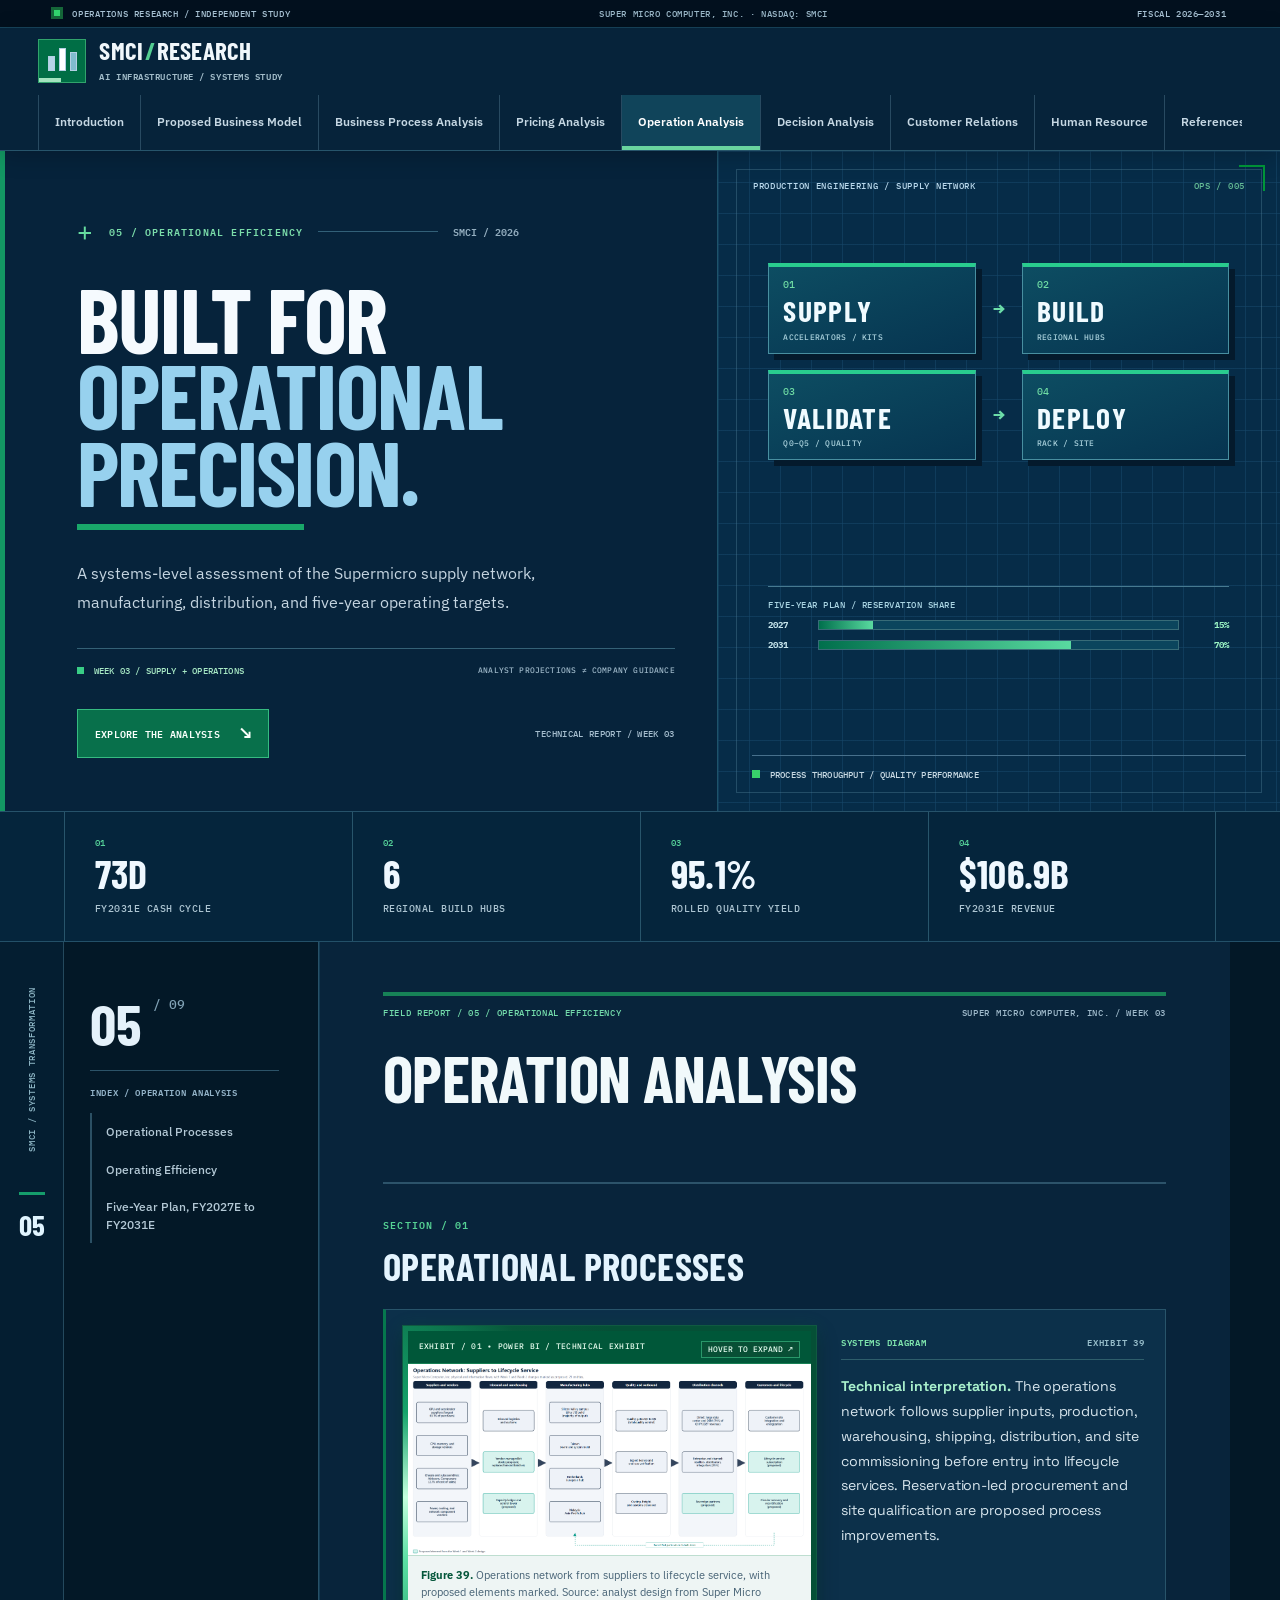
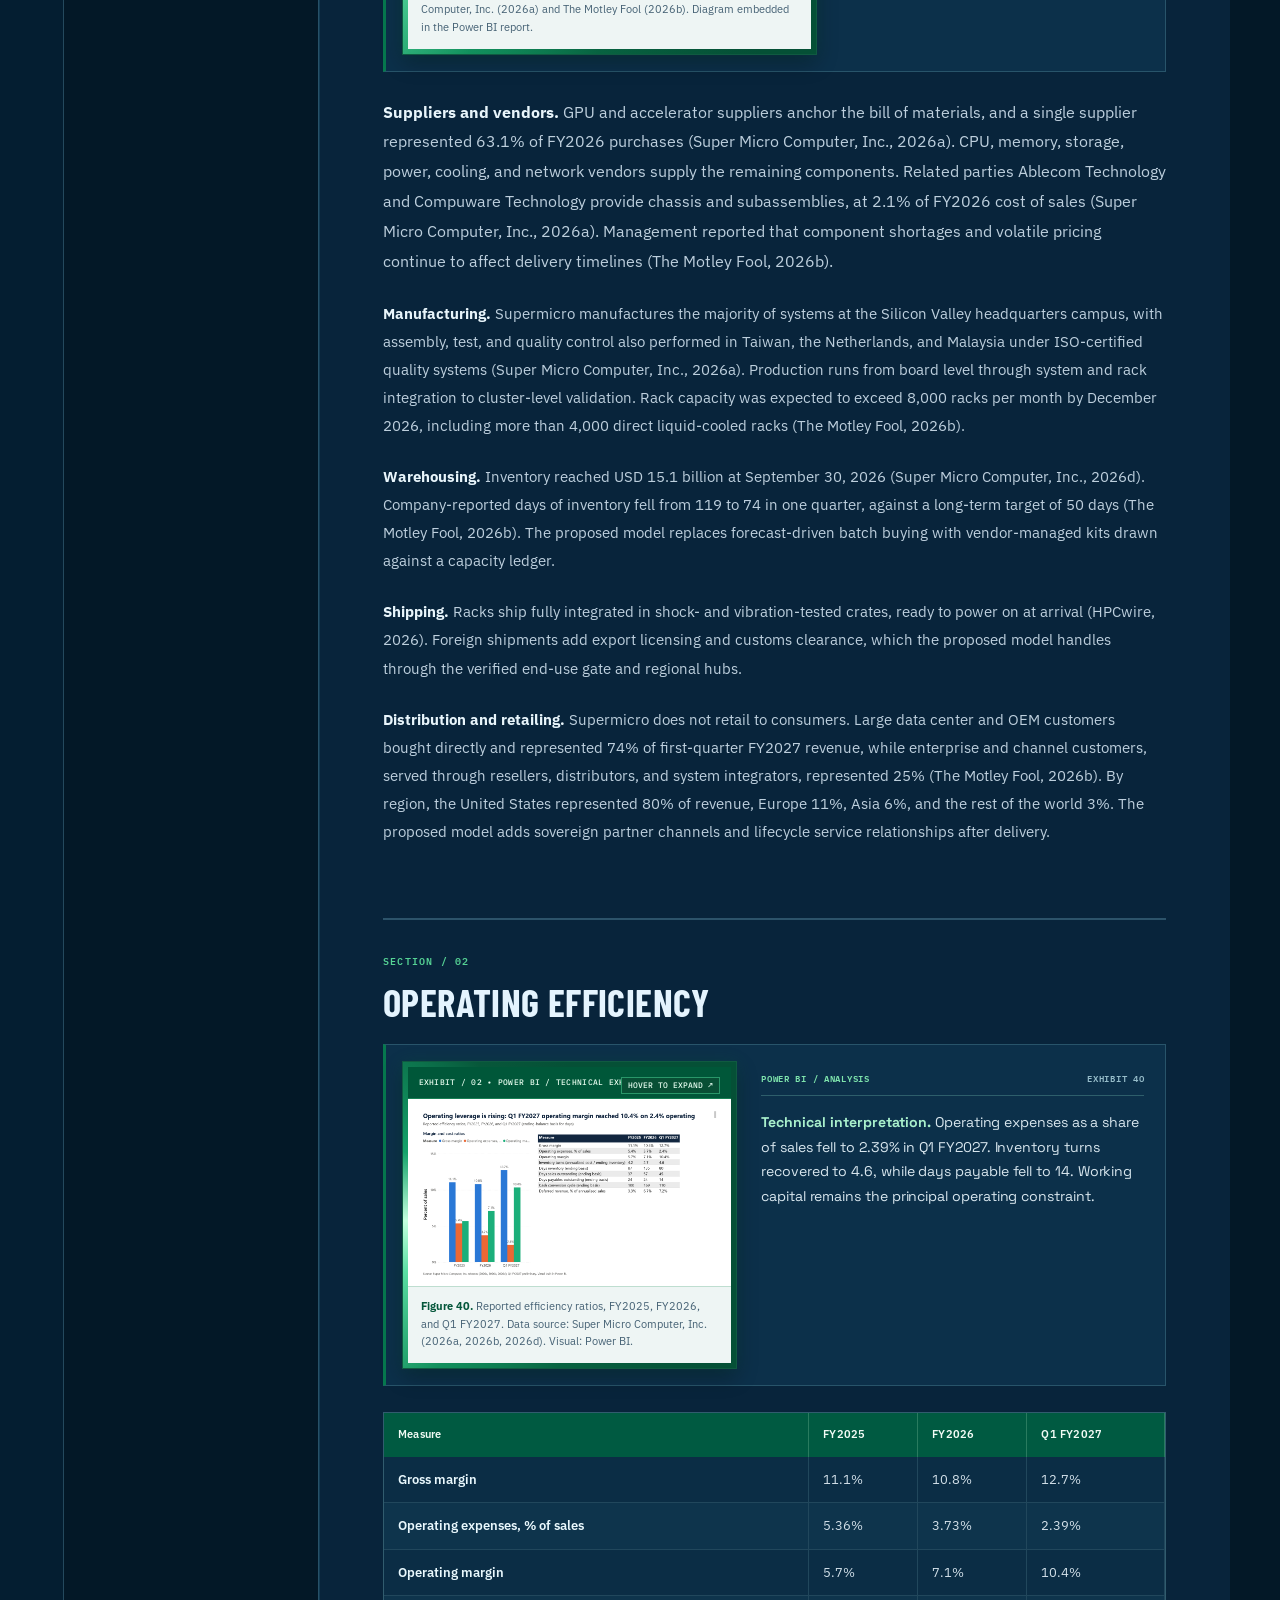
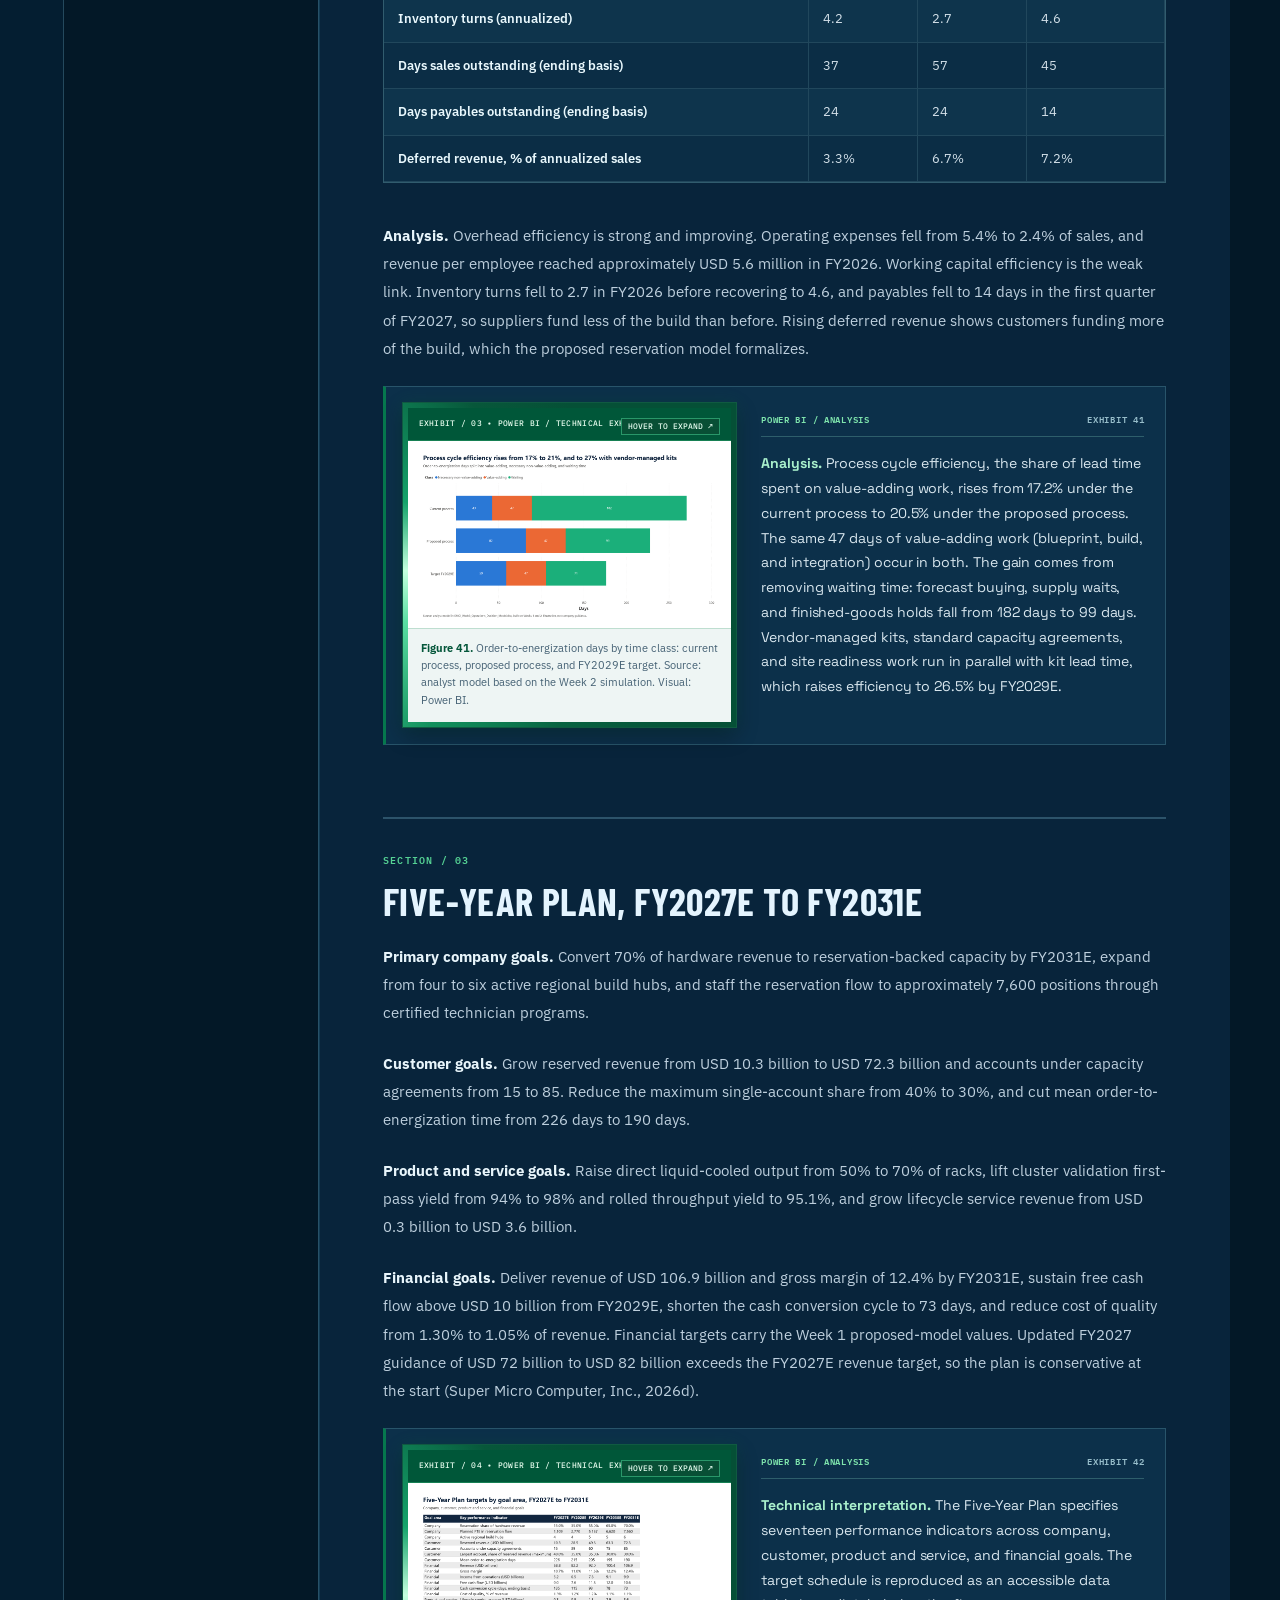
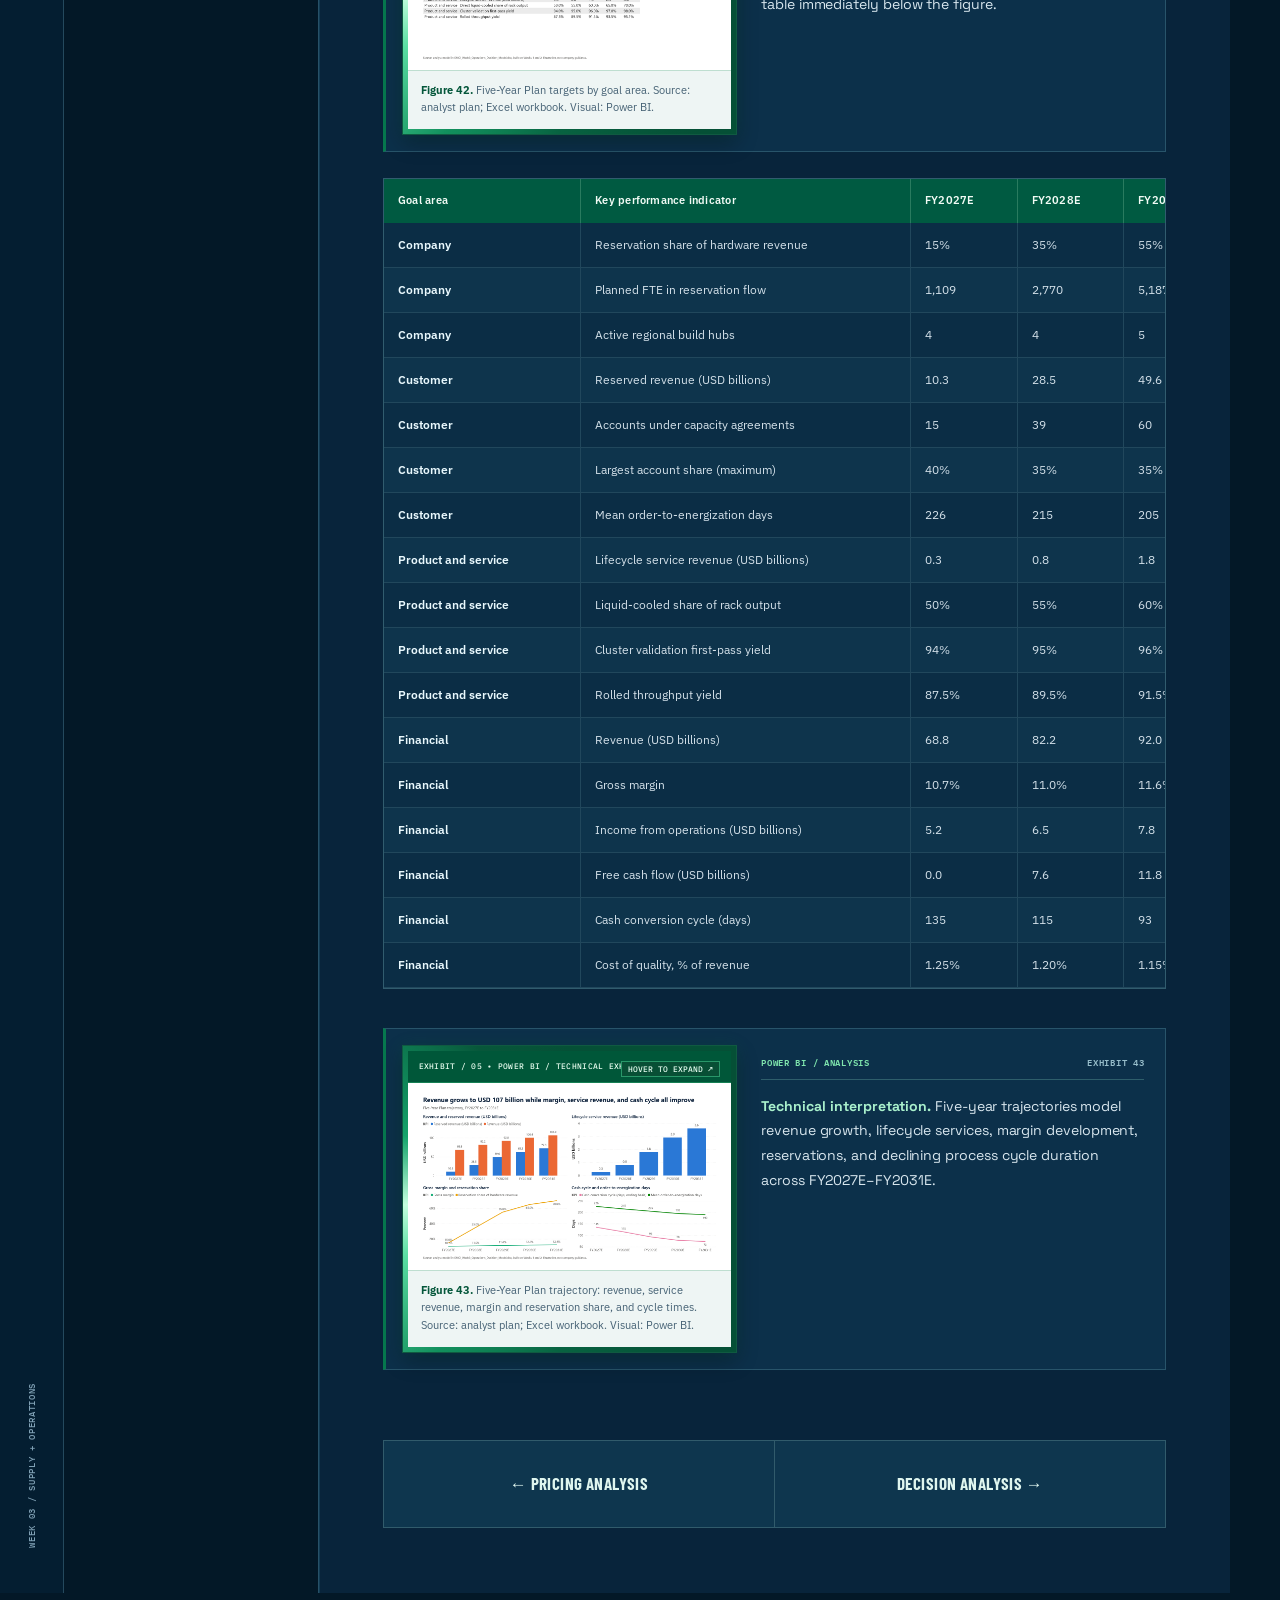
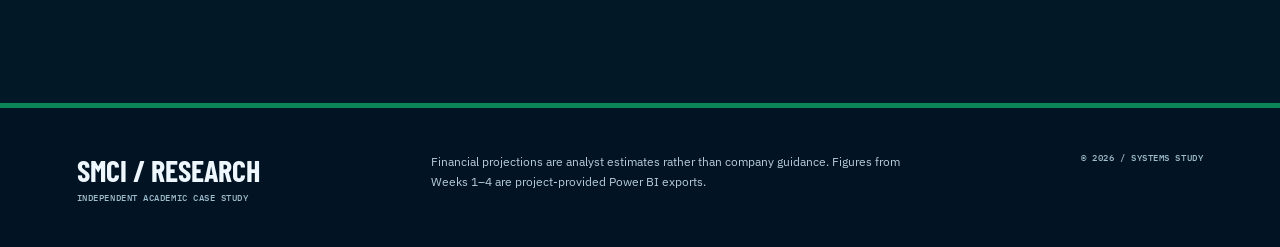
<file: operation-analysis.html>
<!doctype html><html lang="en"><head><meta charset="utf-8"><meta name="viewport" content="width=device-width,initial-scale=1"><meta name="description" content="SMCI Week 3 Operation Analysis: five-year operating plan and efficiency analysis"><title>Operation Analysis | SMCI Process Transformation</title><link rel="stylesheet" href="style.css"></head><body class="chapter-operation">
<div class="meta-top"><span><span class="status-square"></span> OPERATIONS RESEARCH / INDEPENDENT STUDY</span><span>SUPER MICRO COMPUTER, INC. · NASDAQ: SMCI</span><span>FISCAL 2026—2031</span></div><header class="site-header"><div class="head-inner"><a class="brand" href="introduction.html" aria-label="SMCI research study home"><span class="brand-emblem"><span></span><span></span><span></span></span><span class="brand-type"><b>SMCI<span class="brand-slash">/</span>RESEARCH</b><small>AI INFRASTRUCTURE / SYSTEMS STUDY</small></span></a><nav aria-label="Primary navigation" class="nav"><a class="" href="introduction.html">Introduction</a><a class="" href="proposed-business-model.html">Proposed Business Model</a><a class="" href="business-process-analysis.html">Business Process Analysis</a><a class="" href="pricing-analysis.html">Pricing Analysis</a><a class="active" href="operation-analysis.html" aria-current="page">Operation Analysis</a><a class="" href="decision-analysis.html">Decision Analysis</a><a class="" href="customer-relations.html">Customer Relations</a><a class="" href="human-resource.html">Human Resource</a><a class="" href="references.html">References</a></nav><div class="header-meta">DOCUMENT<br><strong>05 / 09</strong></div></div></header>
<section class="hero"><div class="hero-layout"><div class="hero-copy"><div class="hero-index"><span class="crosshair">+</span>05 / OPERATIONAL EFFICIENCY<span class="hero-index-rule"></span><span>SMCI / 2026</span></div><h1>Built for<br><span>operational precision.</span></h1><p>A systems-level assessment of the Supermicro supply network, manufacturing, distribution, and five-year operating targets.</p><div class="hero-status"><i></i>WEEK 03 / SUPPLY + OPERATIONS<span class="hero-status-end">ANALYST PROJECTIONS ≠ COMPANY GUIDANCE</span></div><div class="hero-cta"><a href="#content" class="read-link">EXPLORE THE ANALYSIS <span aria-hidden="true">↘</span></a><span>TECHNICAL REPORT / WEEK 03</span></div></div><div class="hero-art" aria-label="Decorative technical illustration"><div class="art-plate art-week3 art-operations"><div class="art-hud"><span>PRODUCTION ENGINEERING / SUPPLY NETWORK</span><span>OPS / 005</span></div><div class="ops-process"><div class="ops-line"><div><b>01</b><strong>SUPPLY</strong><small>ACCELERATORS / KITS</small></div><i>→</i><div><b>02</b><strong>BUILD</strong><small>REGIONAL HUBS</small></div></div><div class="ops-line"><div><b>03</b><strong>VALIDATE</strong><small>Q0–Q5 / QUALITY</small></div><i>→</i><div><b>04</b><strong>DEPLOY</strong><small>RACK / SITE</small></div></div></div><div class="ops-progress"><span>FIVE-YEAR PLAN / RESERVATION SHARE</span><div><b>2027</b><i><em style="width:15%"></em></i><strong>15%</strong></div><div><b>2031</b><i><em style="width:70%"></em></i><strong>70%</strong></div></div><div class="art-bottom"><span class="art-alert good"></span> PROCESS THROUGHPUT / QUALITY PERFORMANCE</div></div></div></div><div class="metric-rail"><div class="metric"><span class="metric-num">01</span><strong>73D</strong><small>FY2031E CASH CYCLE</small></div><div class="metric"><span class="metric-num">02</span><strong>6</strong><small>REGIONAL BUILD HUBS</small></div><div class="metric"><span class="metric-num">03</span><strong>95.1%</strong><small>ROLLED QUALITY YIELD</small></div><div class="metric"><span class="metric-num">04</span><strong>$106.9B</strong><small>FY2031E REVENUE</small></div></div></section><div class="layout"><div class="chapter-rail"><span>SMCI / SYSTEMS TRANSFORMATION</span><b>05</b><span>WEEK 03 / SUPPLY + OPERATIONS</span></div><aside class="sidebar"><div class="sidebar-index">05 <span>/ 09</span></div><div class="label">INDEX / OPERATION ANALYSIS</div><a href="#operational-processes">Operational Processes</a><a href="#operating-efficiency">Operating Efficiency</a><a href="#fiveyear-plan-fy2027e-to-fy2031e">Five-Year Plan, FY2027E to FY2031E</a></aside><main class="page" id="content"><div class="document-head"><span>FIELD REPORT / 05 / OPERATIONAL EFFICIENCY</span><span>SUPER MICRO COMPUTER, INC. / WEEK 03</span></div><h1>Operation Analysis</h1><h2 id="operational-processes">Operational Processes</h2>
<section class="exhibit-pair exhibit-diagram" aria-label="Figure 39 and technical analysis"><div class="exhibit-media"><figure class="figure process" data-figure="39"><img loading="eager" fetchpriority="high" decoding="async" src="Fig39_Operations_Network.png" alt="Figure 39: Operations Network" width="1200" height="720"><figcaption><strong>Figure 39.</strong> Operations network from suppliers to lifecycle service, with proposed elements marked. Source: analyst design from Super Micro Computer, Inc. (2026a) and The Motley Fool (2026b). Diagram embedded in the Power BI report.</figcaption></figure></div><div class="exhibit-text"><div class="reading-tag"><span>SYSTEMS DIAGRAM</span><span>EXHIBIT 39</span></div><p><strong>Technical interpretation.</strong> The operations network follows supplier inputs, production, warehousing, shipping, distribution, and site commissioning before entry into lifecycle services. Reservation-led procurement and site qualification are proposed process improvements.</p></div></section>
<p><strong>Suppliers and vendors.</strong> GPU and accelerator suppliers anchor the bill of materials, and a single supplier represented 63.1% of FY2026 purchases (Super Micro Computer, Inc., 2026a). CPU, memory, storage, power, cooling, and network vendors supply the remaining components. Related parties Ablecom Technology and Compuware Technology provide chassis and subassemblies, at 2.1% of FY2026 cost of sales (Super Micro Computer, Inc., 2026a). Management reported that component shortages and volatile pricing continue to affect delivery timelines (The Motley Fool, 2026b).</p>
<p><strong>Manufacturing.</strong> Supermicro manufactures the majority of systems at the Silicon Valley headquarters campus, with assembly, test, and quality control also performed in Taiwan, the Netherlands, and Malaysia under ISO-certified quality systems (Super Micro Computer, Inc., 2026a). Production runs from board level through system and rack integration to cluster-level validation. Rack capacity was expected to exceed 8,000 racks per month by December 2026, including more than 4,000 direct liquid-cooled racks (The Motley Fool, 2026b).</p>
<p><strong>Warehousing.</strong> Inventory reached USD 15.1 billion at September 30, 2026 (Super Micro Computer, Inc., 2026d). Company-reported days of inventory fell from 119 to 74 in one quarter, against a long-term target of 50 days (The Motley Fool, 2026b). The proposed model replaces forecast-driven batch buying with vendor-managed kits drawn against a capacity ledger.</p>
<p><strong>Shipping.</strong> Racks ship fully integrated in shock- and vibration-tested crates, ready to power on at arrival (HPCwire, 2026). Foreign shipments add export licensing and customs clearance, which the proposed model handles through the verified end-use gate and regional hubs.</p>
<p><strong>Distribution and retailing.</strong> Supermicro does not retail to consumers. Large data center and OEM customers bought directly and represented 74% of first-quarter FY2027 revenue, while enterprise and channel customers, served through resellers, distributors, and system integrators, represented 25% (The Motley Fool, 2026b). By region, the United States represented 80% of revenue, Europe 11%, Asia 6%, and the rest of the world 3%. The proposed model adds sovereign partner channels and lifecycle service relationships after delivery.</p>
<h2 id="operating-efficiency">Operating Efficiency</h2>
<section class="exhibit-pair" aria-label="Figure 40 and technical analysis"><div class="exhibit-media"><figure class="figure" data-figure="40"><img loading="lazy" decoding="async" src="Fig40_Operating_Efficiency.png" alt="Figure 40: Operating Efficiency" width="1200" height="720"><figcaption><strong>Figure 40.</strong> Reported efficiency ratios, FY2025, FY2026, and Q1 FY2027. Data source: Super Micro Computer, Inc. (2026a, 2026b, 2026d). Visual: Power BI.</figcaption></figure></div><div class="exhibit-text"><div class="reading-tag"><span>POWER BI / ANALYSIS</span><span>EXHIBIT 40</span></div><p><strong>Technical interpretation.</strong> Operating expenses as a share of sales fell to 2.39% in Q1 FY2027. Inventory turns recovered to 4.6, while days payable fell to 14. Working capital remains the principal operating constraint.</p></div></section>
<div class="table-wrap"><table><thead><tr><th scope="col">Measure</th><th scope="col">FY2025</th><th scope="col">FY2026</th><th scope="col">Q1 FY2027</th></tr></thead><tbody><tr><td>Gross margin</td><td>11.1%</td><td>10.8%</td><td>12.7%</td></tr><tr><td>Operating expenses, % of sales</td><td>5.36%</td><td>3.73%</td><td>2.39%</td></tr><tr><td>Operating margin</td><td>5.7%</td><td>7.1%</td><td>10.4%</td></tr><tr><td>Inventory turns (annualized)</td><td>4.2</td><td>2.7</td><td>4.6</td></tr><tr><td>Days sales outstanding (ending basis)</td><td>37</td><td>57</td><td>45</td></tr><tr><td>Days payables outstanding (ending basis)</td><td>24</td><td>24</td><td>14</td></tr><tr><td>Deferred revenue, % of annualized sales</td><td>3.3%</td><td>6.7%</td><td>7.2%</td></tr></tbody></table></div>
<p><strong>Analysis.</strong> Overhead efficiency is strong and improving. Operating expenses fell from 5.4% to 2.4% of sales, and revenue per employee reached approximately USD 5.6 million in FY2026. Working capital efficiency is the weak link. Inventory turns fell to 2.7 in FY2026 before recovering to 4.6, and payables fell to 14 days in the first quarter of FY2027, so suppliers fund less of the build than before. Rising deferred revenue shows customers funding more of the build, which the proposed reservation model formalizes.</p>
<section class="exhibit-pair" aria-label="Figure 41 and technical analysis"><div class="exhibit-media"><figure class="figure" data-figure="41"><img loading="lazy" decoding="async" src="Fig41_Process_Cycle_Efficiency.png" alt="Figure 41: Process Cycle Efficiency" width="1200" height="720"><figcaption><strong>Figure 41.</strong> Order-to-energization days by time class: current process, proposed process, and FY2029E target. Source: analyst model based on the Week 2 simulation. Visual: Power BI.</figcaption></figure></div><div class="exhibit-text"><div class="reading-tag"><span>POWER BI / ANALYSIS</span><span>EXHIBIT 41</span></div><p><strong>Analysis.</strong> Process cycle efficiency, the share of lead time spent on value-adding work, rises from 17.2% under the current process to 20.5% under the proposed process. The same 47 days of value-adding work (blueprint, build, and integration) occur in both. The gain comes from removing waiting time: forecast buying, supply waits, and finished-goods holds fall from 182 days to 99 days. Vendor-managed kits, standard capacity agreements, and site readiness work run in parallel with kit lead time, which raises efficiency to 26.5% by FY2029E.</p></div></section>
<h2 id="fiveyear-plan-fy2027e-to-fy2031e">Five-Year Plan, FY2027E to FY2031E</h2>
<p><strong>Primary company goals.</strong> Convert 70% of hardware revenue to reservation-backed capacity by FY2031E, expand from four to six active regional build hubs, and staff the reservation flow to approximately 7,600 positions through certified technician programs.</p>
<p><strong>Customer goals.</strong> Grow reserved revenue from USD 10.3 billion to USD 72.3 billion and accounts under capacity agreements from 15 to 85. Reduce the maximum single-account share from 40% to 30%, and cut mean order-to-energization time from 226 days to 190 days.</p>
<p><strong>Product and service goals.</strong> Raise direct liquid-cooled output from 50% to 70% of racks, lift cluster validation first-pass yield from 94% to 98% and rolled throughput yield to 95.1%, and grow lifecycle service revenue from USD 0.3 billion to USD 3.6 billion.</p>
<p><strong>Financial goals.</strong> Deliver revenue of USD 106.9 billion and gross margin of 12.4% by FY2031E, sustain free cash flow above USD 10 billion from FY2029E, shorten the cash conversion cycle to 73 days, and reduce cost of quality from 1.30% to 1.05% of revenue. Financial targets carry the Week 1 proposed-model values. Updated FY2027 guidance of USD 72 billion to USD 82 billion exceeds the FY2027E revenue target, so the plan is conservative at the start (Super Micro Computer, Inc., 2026d).</p>
<section class="exhibit-pair" aria-label="Figure 42 and technical analysis"><div class="exhibit-media"><figure class="figure" data-figure="42"><img loading="lazy" decoding="async" src="Fig42_Five_Year_Plan_Table.png" alt="Figure 42: Five Year Plan Table" width="1200" height="720"><figcaption><strong>Figure 42.</strong> Five-Year Plan targets by goal area. Source: analyst plan; Excel workbook. Visual: Power BI.</figcaption></figure></div><div class="exhibit-text"><div class="reading-tag"><span>POWER BI / ANALYSIS</span><span>EXHIBIT 42</span></div><p><strong>Technical interpretation.</strong> The Five-Year Plan specifies seventeen performance indicators across company, customer, product and service, and financial goals. The target schedule is reproduced as an accessible data table immediately below the figure.</p></div></section>
<div class="table-wrap"><table><thead><tr><th scope="col">Goal area</th><th scope="col">Key performance indicator</th><th scope="col">FY2027E</th><th scope="col">FY2028E</th><th scope="col">FY2029E</th><th scope="col">FY2030E</th><th scope="col">FY2031E</th></tr></thead><tbody><tr><td>Company</td><td>Reservation share of hardware revenue</td><td>15%</td><td>35%</td><td>55%</td><td>65%</td><td>70%</td></tr><tr><td>Company</td><td>Planned FTE in reservation flow</td><td>1,109</td><td>2,770</td><td>5,187</td><td>6,620</td><td>7,560</td></tr><tr><td>Company</td><td>Active regional build hubs</td><td>4</td><td>4</td><td>5</td><td>5</td><td>6</td></tr><tr><td>Customer</td><td>Reserved revenue (USD billions)</td><td>10.3</td><td>28.5</td><td>49.6</td><td>63.3</td><td>72.3</td></tr><tr><td>Customer</td><td>Accounts under capacity agreements</td><td>15</td><td>39</td><td>60</td><td>75</td><td>85</td></tr><tr><td>Customer</td><td>Largest account share (maximum)</td><td>40%</td><td>35%</td><td>35%</td><td>30%</td><td>30%</td></tr><tr><td>Customer</td><td>Mean order-to-energization days</td><td>226</td><td>215</td><td>205</td><td>195</td><td>190</td></tr><tr><td>Product and service</td><td>Lifecycle service revenue (USD billions)</td><td>0.3</td><td>0.8</td><td>1.8</td><td>2.9</td><td>3.6</td></tr><tr><td>Product and service</td><td>Liquid-cooled share of rack output</td><td>50%</td><td>55%</td><td>60%</td><td>65%</td><td>70%</td></tr><tr><td>Product and service</td><td>Cluster validation first-pass yield</td><td>94%</td><td>95%</td><td>96%</td><td>97%</td><td>98%</td></tr><tr><td>Product and service</td><td>Rolled throughput yield</td><td>87.5%</td><td>89.5%</td><td>91.5%</td><td>93.5%</td><td>95.1%</td></tr><tr><td>Financial</td><td>Revenue (USD billions)</td><td>68.8</td><td>82.2</td><td>92.0</td><td>100.4</td><td>106.9</td></tr><tr><td>Financial</td><td>Gross margin</td><td>10.7%</td><td>11.0%</td><td>11.6%</td><td>12.2%</td><td>12.4%</td></tr><tr><td>Financial</td><td>Income from operations (USD billions)</td><td>5.2</td><td>6.5</td><td>7.8</td><td>9.1</td><td>9.9</td></tr><tr><td>Financial</td><td>Free cash flow (USD billions)</td><td>0.0</td><td>7.6</td><td>11.8</td><td>12.0</td><td>10.6</td></tr><tr><td>Financial</td><td>Cash conversion cycle (days)</td><td>135</td><td>115</td><td>93</td><td>78</td><td>73</td></tr><tr><td>Financial</td><td>Cost of quality, % of revenue</td><td>1.25%</td><td>1.20%</td><td>1.15%</td><td>1.10%</td><td>1.05%</td></tr></tbody></table></div>
<section class="exhibit-pair" aria-label="Figure 43 and technical analysis"><div class="exhibit-media"><figure class="figure" data-figure="43"><img loading="lazy" decoding="async" src="Fig43_Five_Year_Plan_Trajectory.png" alt="Figure 43: Five Year Plan Trajectory" width="1200" height="720"><figcaption><strong>Figure 43.</strong> Five-Year Plan trajectory: revenue, service revenue, margin and reservation share, and cycle times. Source: analyst plan; Excel workbook. Visual: Power BI.</figcaption></figure></div><div class="exhibit-text"><div class="reading-tag"><span>POWER BI / ANALYSIS</span><span>EXHIBIT 43</span></div><p><strong>Technical interpretation.</strong> Five-year trajectories model revenue growth, lifecycle services, margin development, reservations, and declining process cycle duration across FY2027E–FY2031E.</p></div></section><div class="endnav"><a href="pricing-analysis.html">← Pricing Analysis</a><a href="decision-analysis.html">Decision Analysis →</a></div></main></div><footer><div class="footer-in"><div><b>SMCI / RESEARCH</b><span>INDEPENDENT ACADEMIC CASE STUDY</span></div><p>Financial projections are analyst estimates rather than company guidance. Figures from Weeks 1–4 are project-provided Power BI exports.</p><div class="footer-code">© 2026 / SYSTEMS STUDY</div></div></footer><div id="lightbox" role="dialog" aria-label="Enlarged research figure"><button aria-label="Close">×</button><img alt="Enlarged figure"></div><script src="script.js"></script></body></html>
</file>
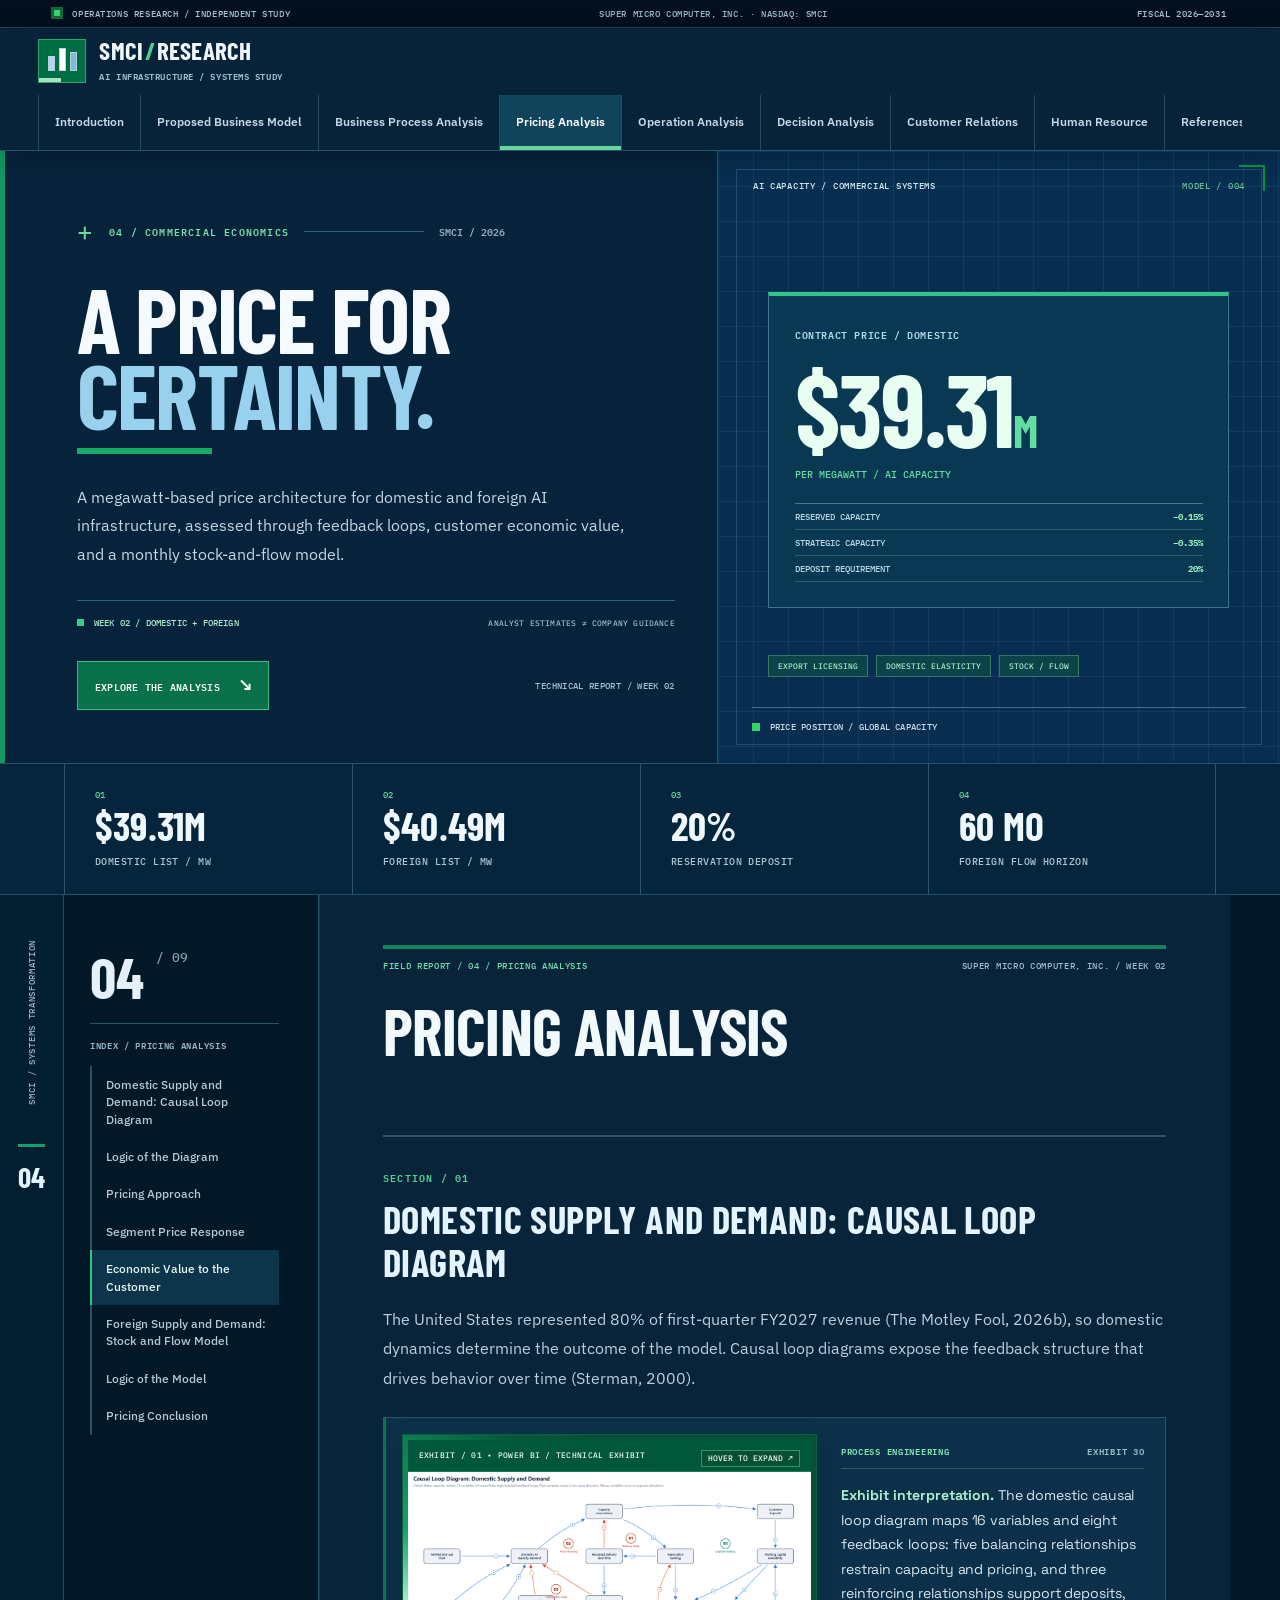
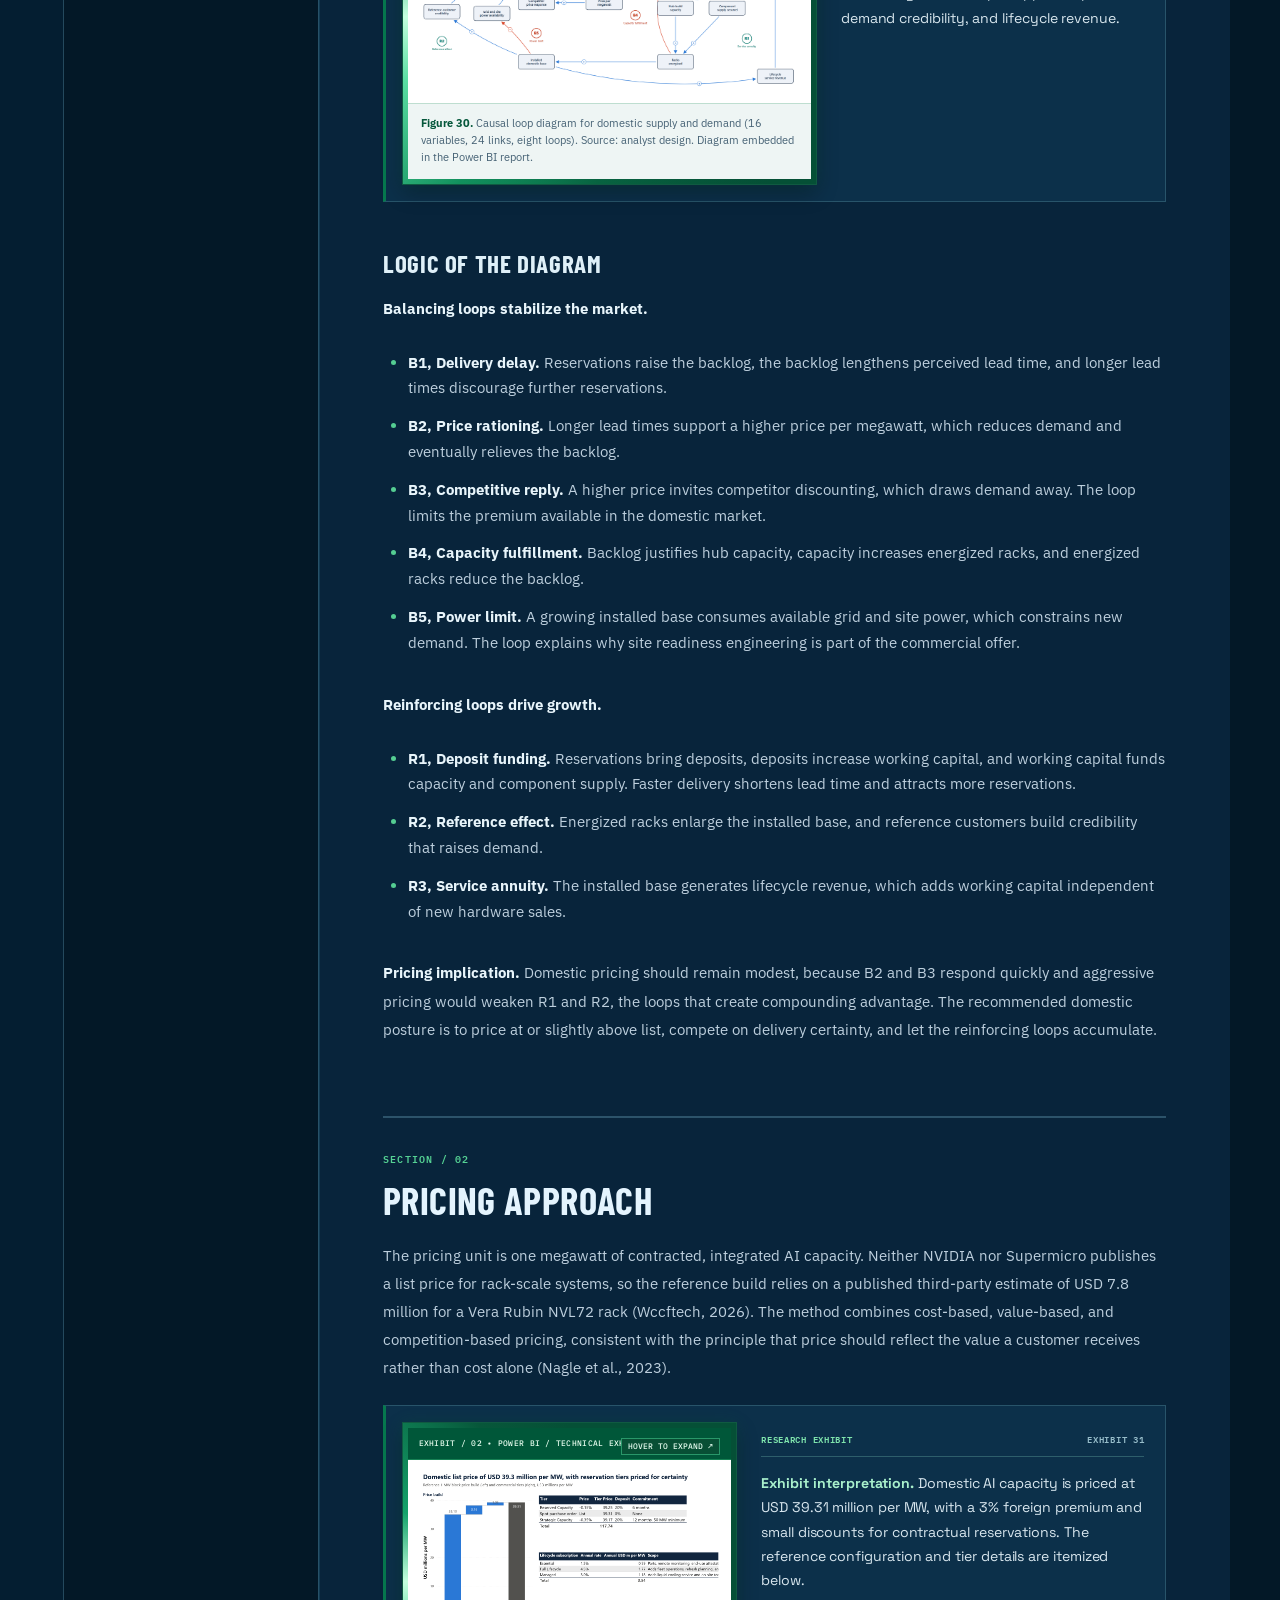
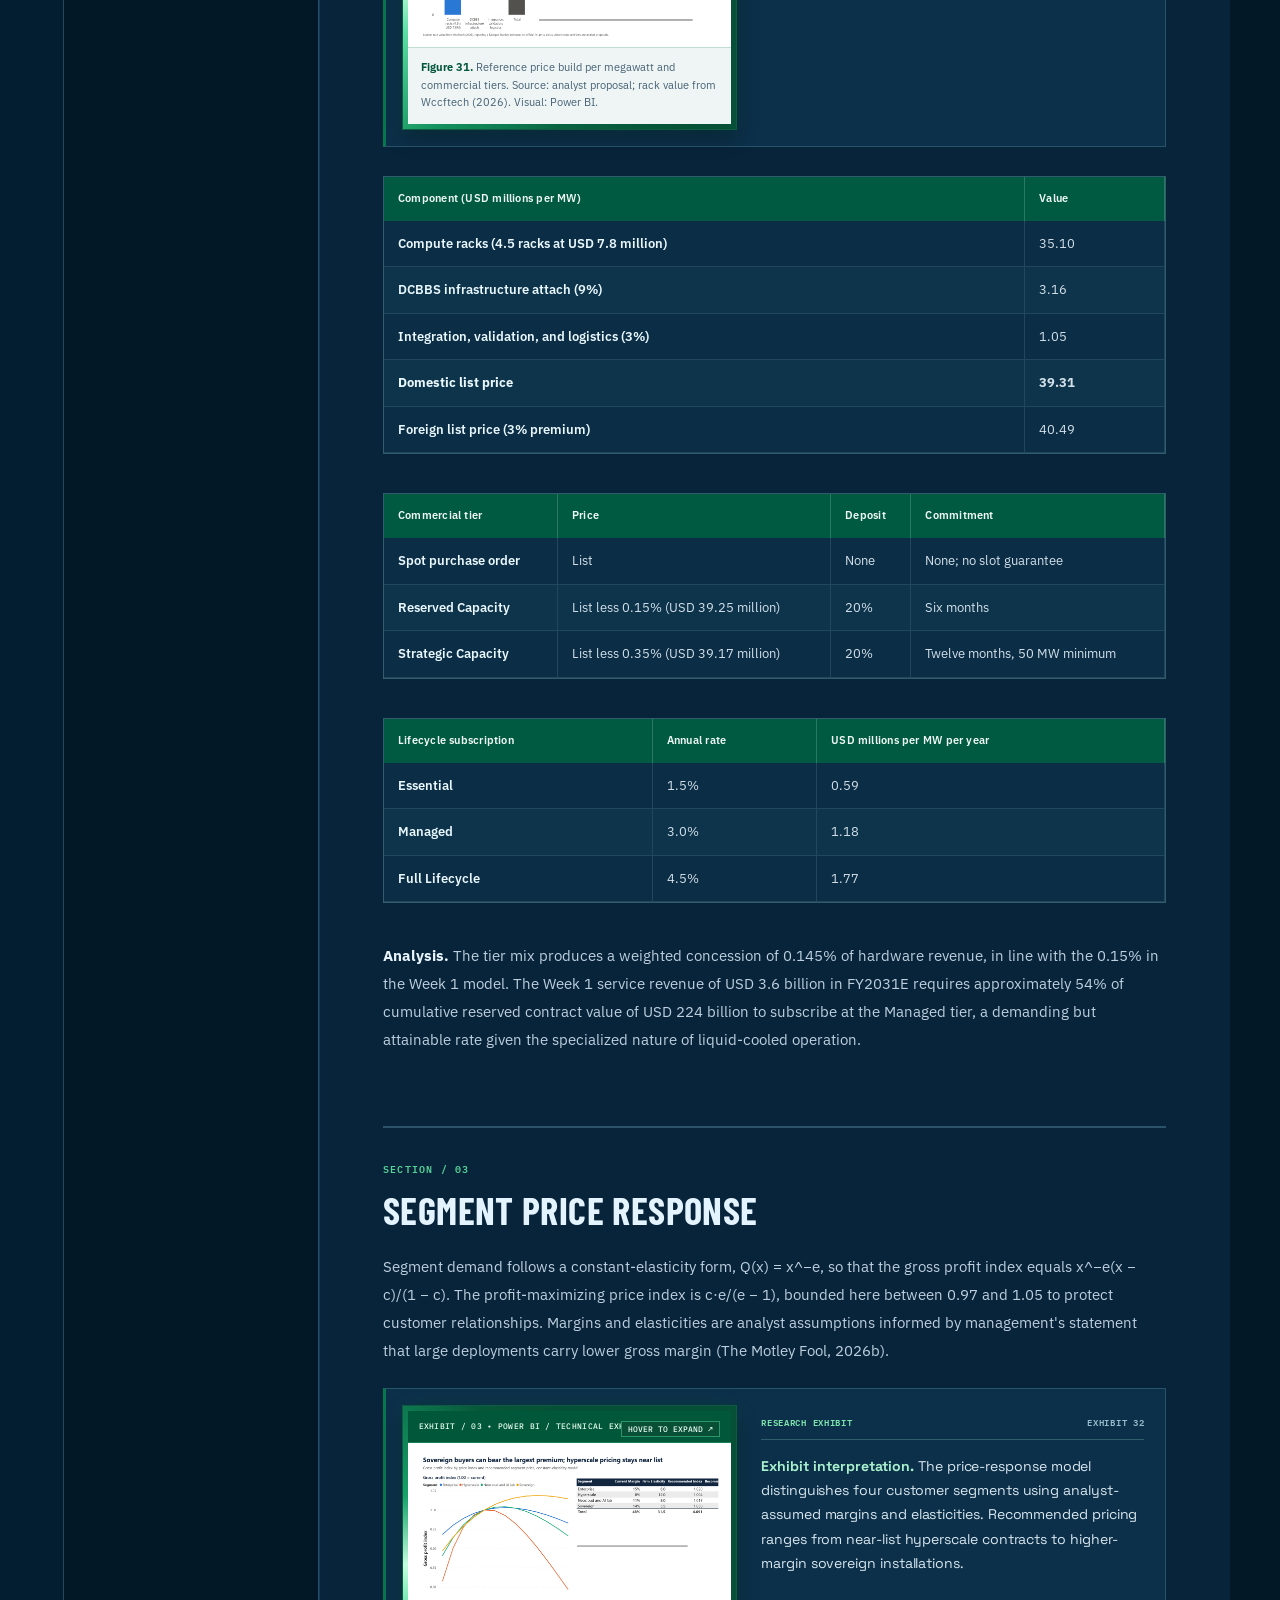
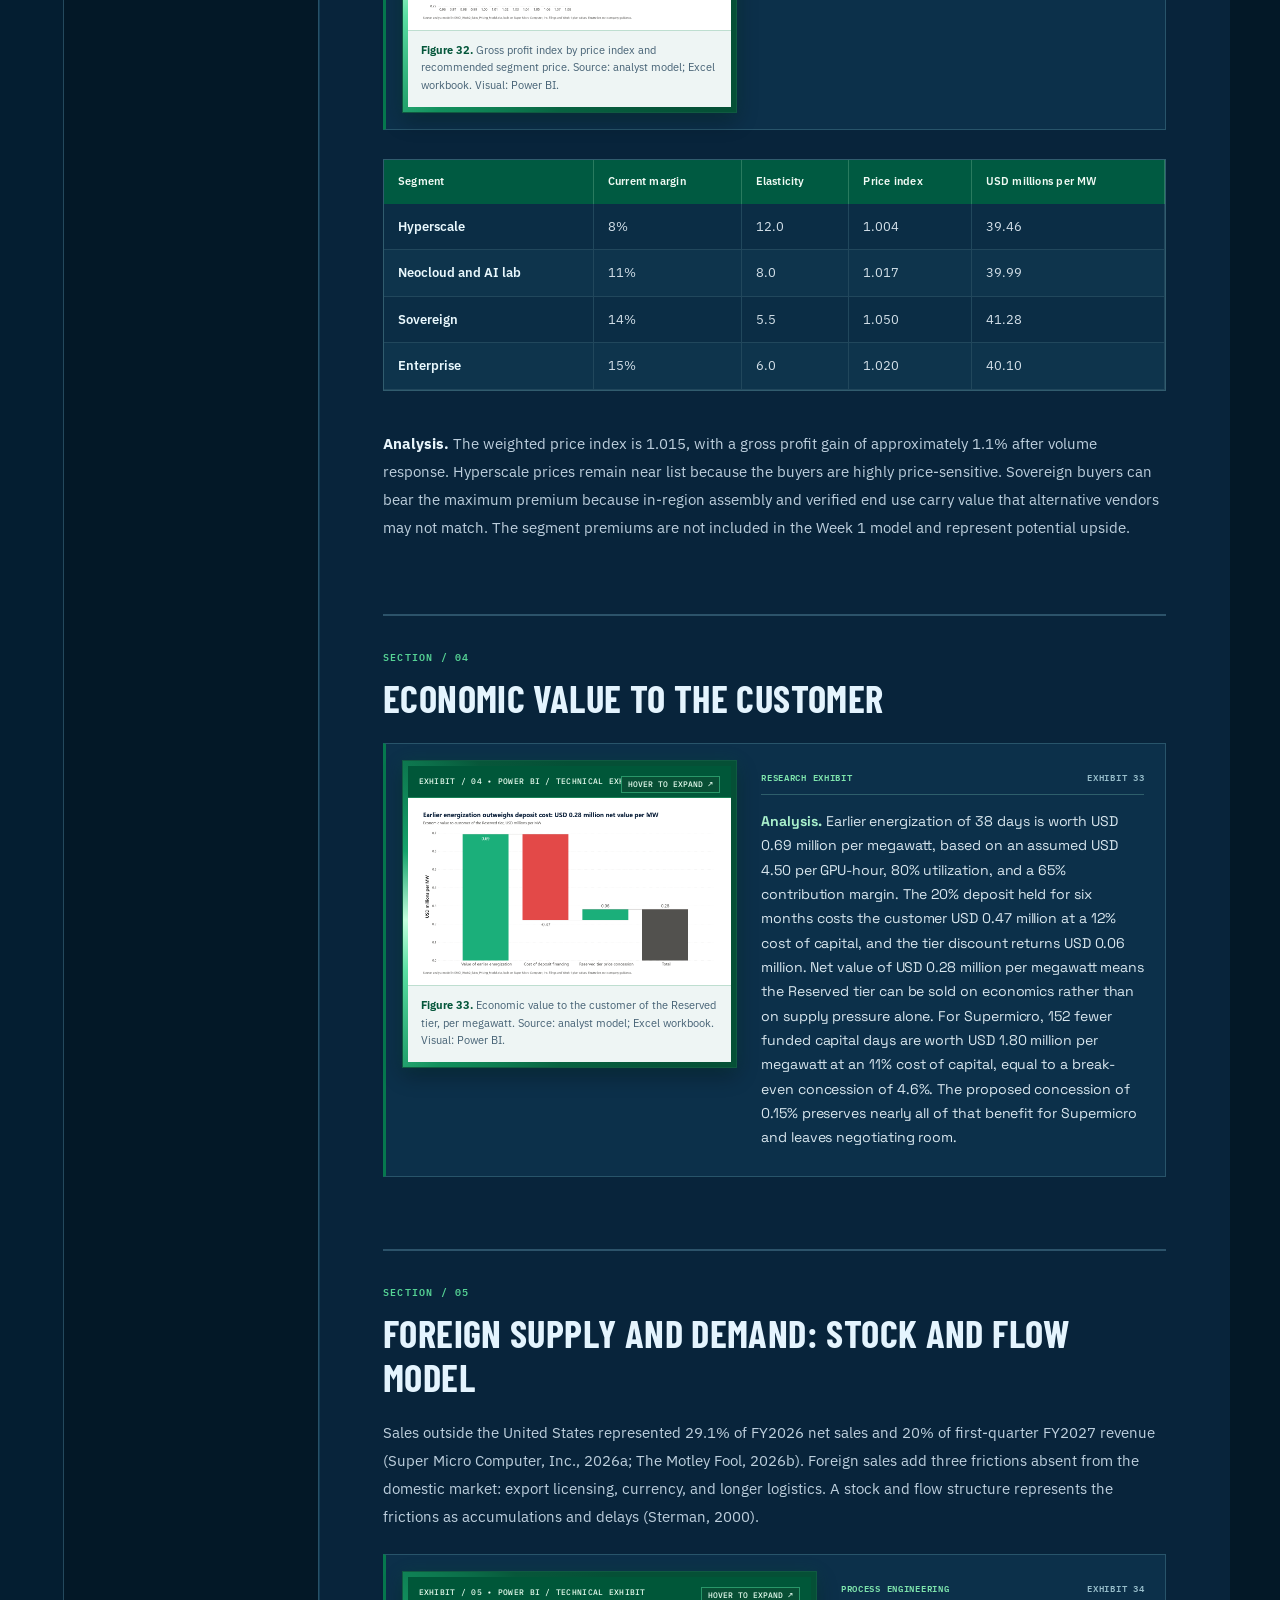
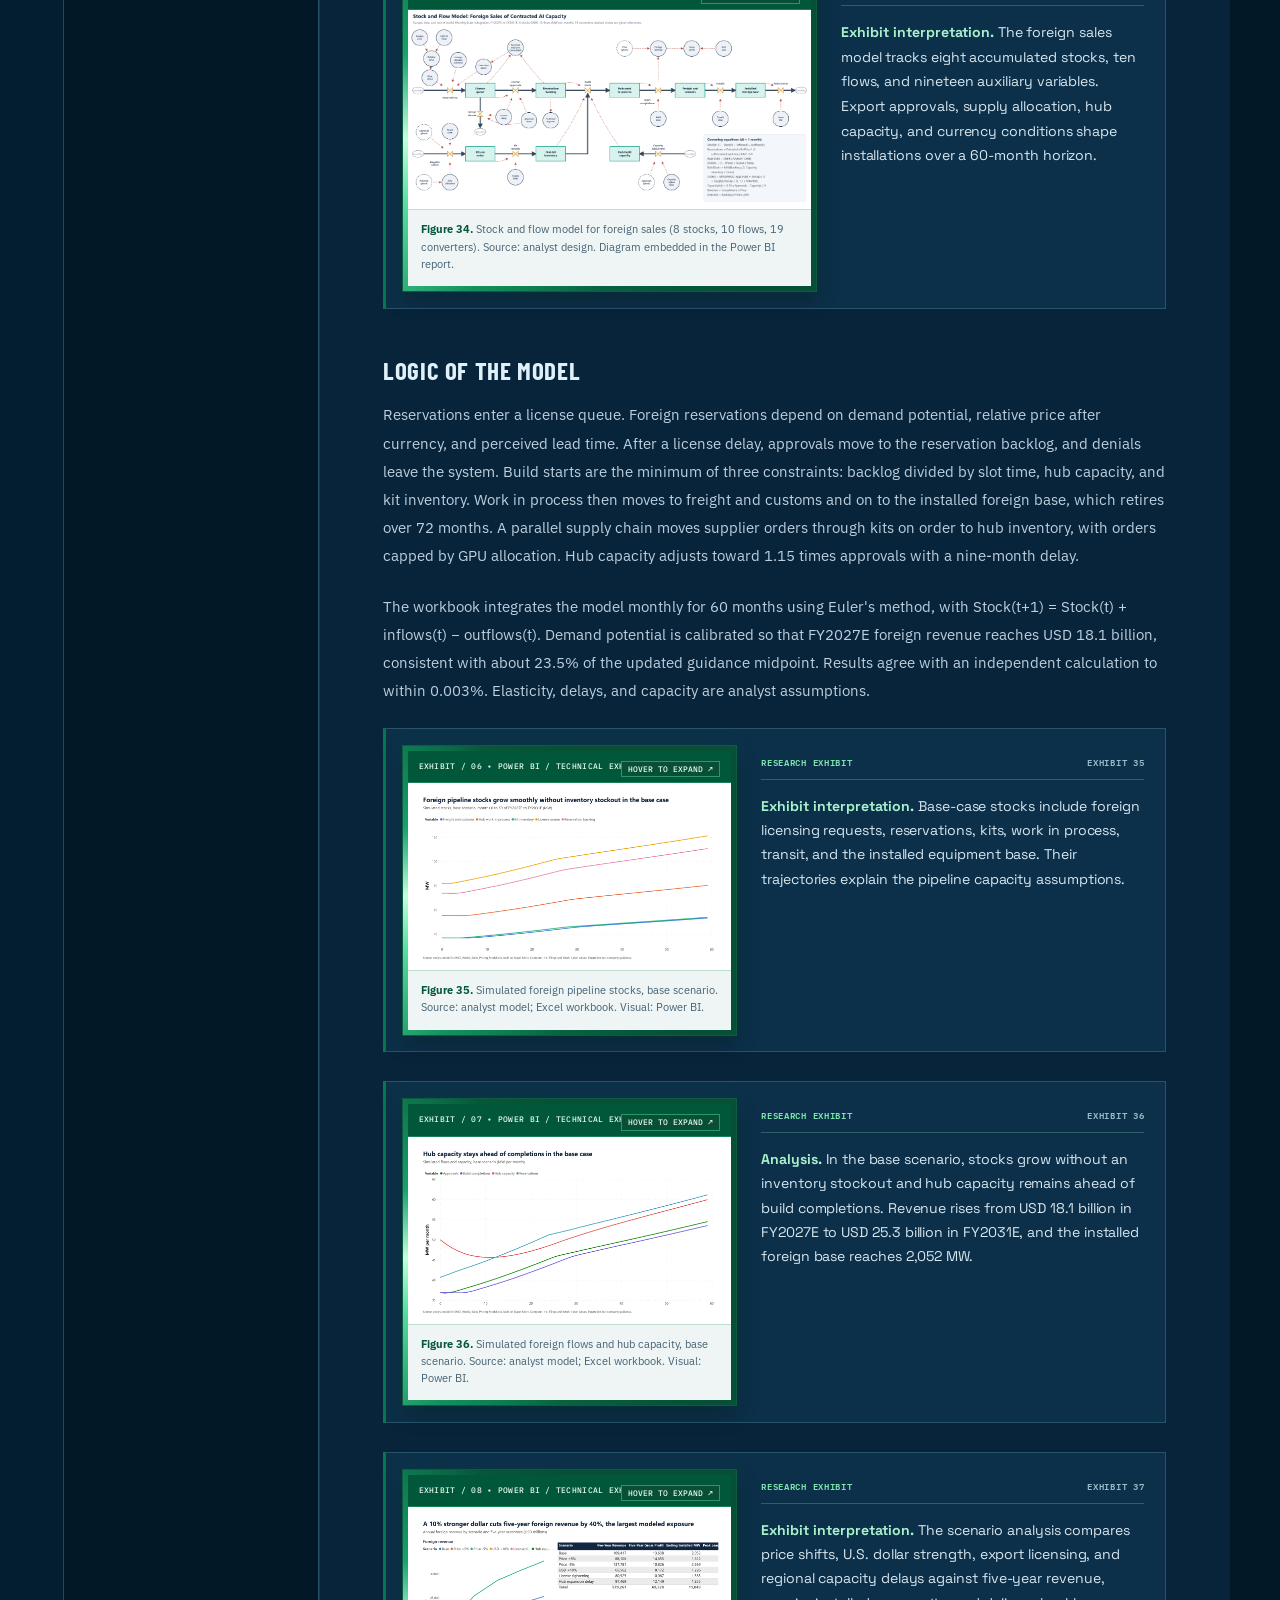
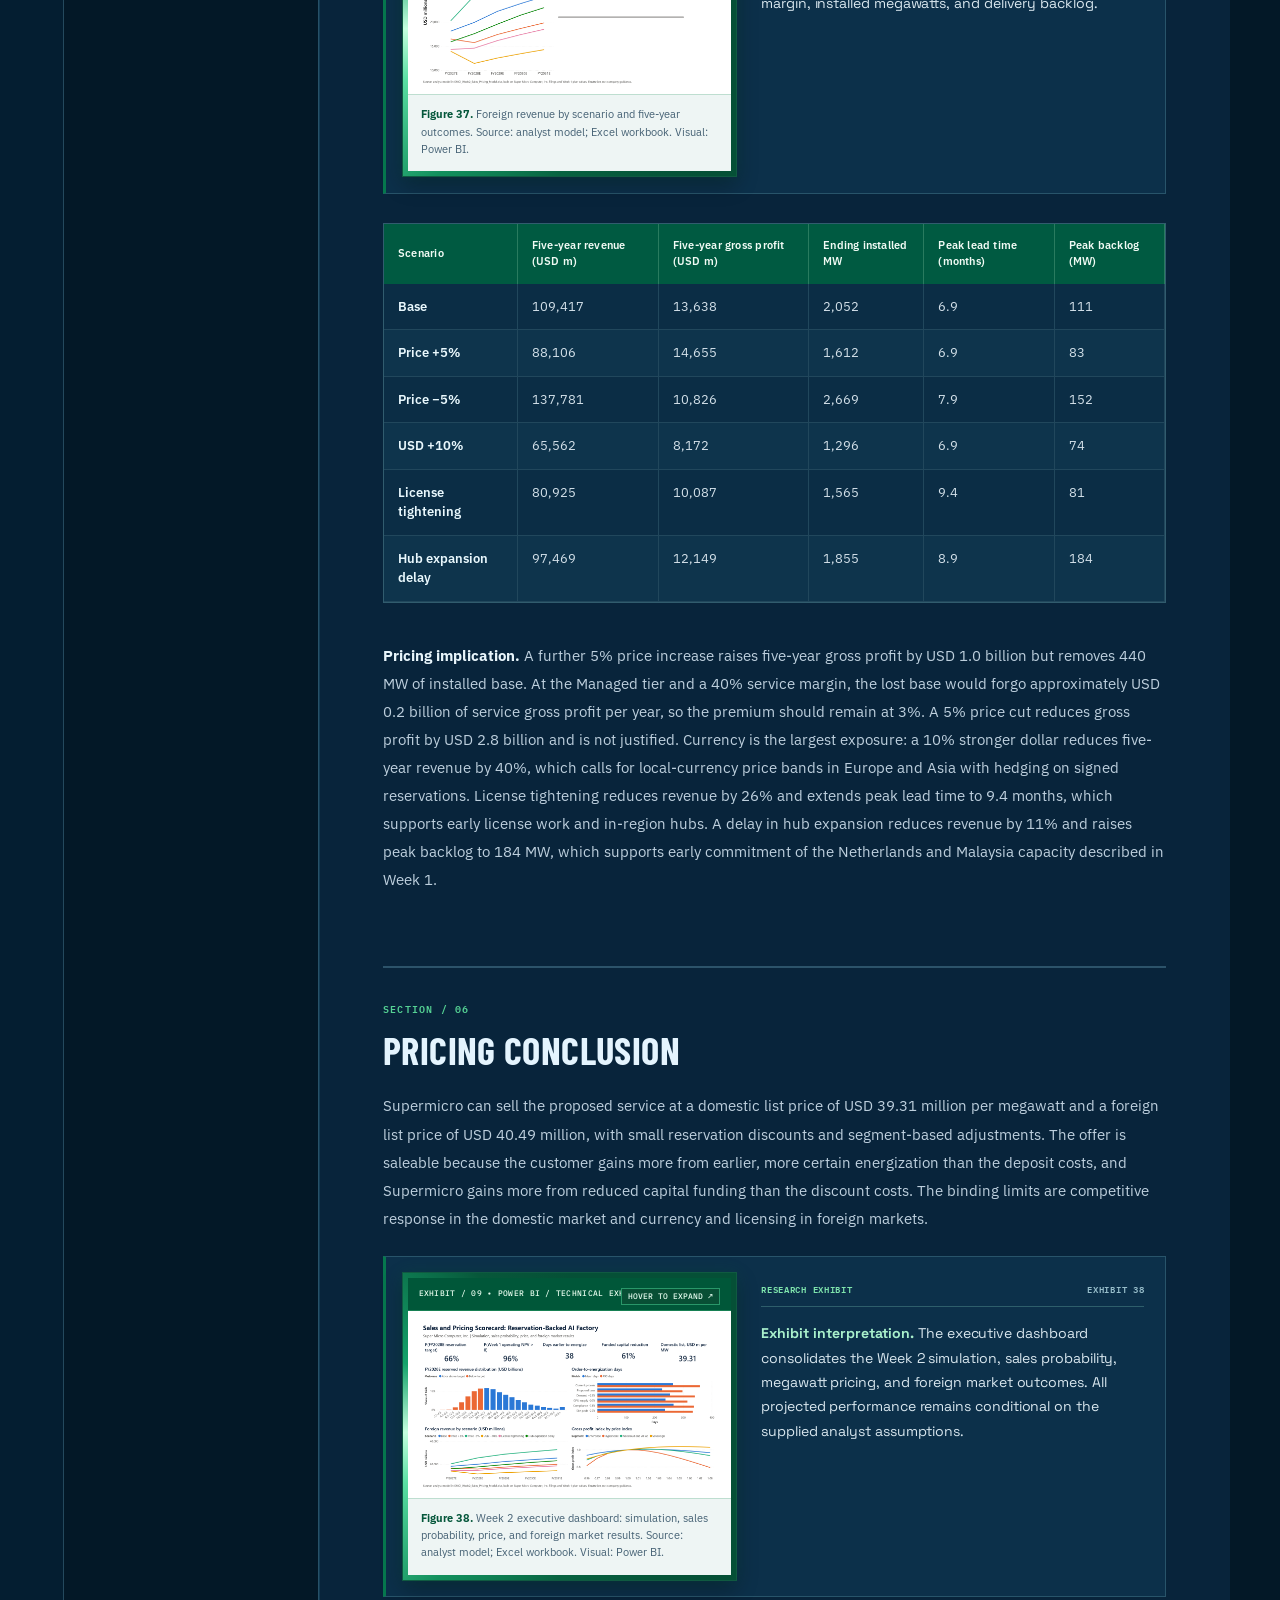
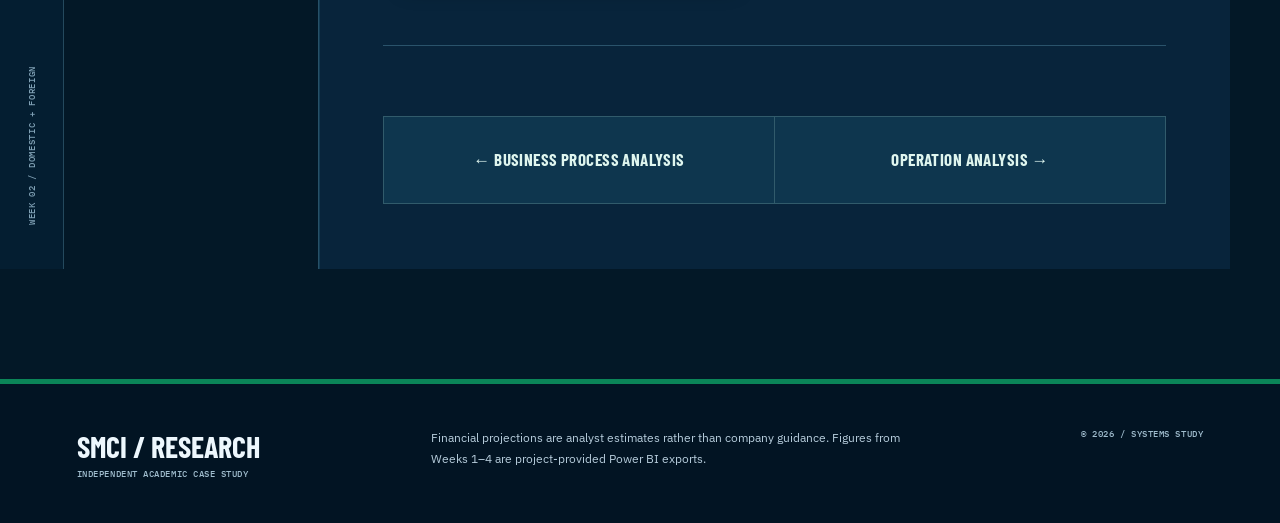
<file: pricing-analysis.html>
<!doctype html><html lang="en"><head><meta charset="utf-8"><meta name="viewport" content="width=device-width,initial-scale=1"><meta name="description" content="SMCI Reservation-Backed AI Factory research and business process redesign"><title>Pricing Analysis | SMCI Process Transformation</title><link rel="stylesheet" href="style.css"></head><body class="chapter-pricing">
<div class="meta-top"><span><span class="status-square"></span> OPERATIONS RESEARCH / INDEPENDENT STUDY</span><span>SUPER MICRO COMPUTER, INC. · NASDAQ: SMCI</span><span>FISCAL 2026—2031</span></div><header class="site-header"><div class="head-inner"><a class="brand" href="introduction.html" aria-label="SMCI research study home"><span class="brand-emblem"><span></span><span></span><span></span></span><span class="brand-type"><b>SMCI<span class="brand-slash">/</span>RESEARCH</b><small>AI INFRASTRUCTURE / SYSTEMS STUDY</small></span></a><nav aria-label="Primary navigation" class="nav"><a class="" href="introduction.html">Introduction</a><a class="" href="proposed-business-model.html">Proposed Business Model</a><a class="" href="business-process-analysis.html">Business Process Analysis</a><a class="active" href="pricing-analysis.html" aria-current="page">Pricing Analysis</a><a class="" href="operation-analysis.html">Operation Analysis</a><a class="" href="decision-analysis.html">Decision Analysis</a><a class="" href="customer-relations.html">Customer Relations</a><a class="" href="human-resource.html">Human Resource</a><a class="" href="references.html">References</a></nav><div class="header-meta">DOCUMENT<br><strong>04 / 09</strong></div></div></header>
<section class="hero"><div class="hero-layout"><div class="hero-copy"><div class="hero-index"><span class="crosshair">+</span>04 / COMMERCIAL ECONOMICS<span class="hero-index-rule"></span><span>SMCI / 2026</span></div><h1>A price for<br><span>certainty.</span></h1><p>A megawatt-based price architecture for domestic and foreign AI infrastructure, assessed through feedback loops, customer economic value, and a monthly stock-and-flow model.</p><div class="hero-status"><i></i>WEEK 02 / DOMESTIC + FOREIGN<span class="hero-status-end">ANALYST ESTIMATES ≠ COMPANY GUIDANCE</span></div><div class="hero-cta"><a href="#content" class="read-link">EXPLORE THE ANALYSIS <span aria-hidden="true">↘</span></a><span>TECHNICAL REPORT / WEEK 02</span></div></div><div class="hero-art" aria-label="Decorative technical illustration"><div class="art-plate art-week2 art-week2-pricing"><div class="art-hud"><span>AI CAPACITY / COMMERCIAL SYSTEMS</span><span>MODEL / 004</span></div><div class="tech-price"><span>CONTRACT PRICE / DOMESTIC</span><strong>$39.31<small>M</small></strong><em>PER MEGAWATT / AI CAPACITY</em><div class="price-lines"><div><span>RESERVED CAPACITY</span><b>−0.15%</b></div><div><span>STRATEGIC CAPACITY</span><b>−0.35%</b></div><div><span>DEPOSIT REQUIREMENT</span><b>20%</b></div></div></div><div class="tech-chips"><span>EXPORT LICENSING</span><span>DOMESTIC ELASTICITY</span><span>STOCK / FLOW</span></div><div class="art-bottom"><span class="art-alert good"></span> PRICE POSITION / GLOBAL CAPACITY</div></div></div></div><div class="metric-rail"><div class="metric"><span class="metric-num">01</span><strong>$39.31M</strong><small>DOMESTIC LIST / MW</small></div><div class="metric"><span class="metric-num">02</span><strong>$40.49M</strong><small>FOREIGN LIST / MW</small></div><div class="metric"><span class="metric-num">03</span><strong>20%</strong><small>RESERVATION DEPOSIT</small></div><div class="metric"><span class="metric-num">04</span><strong>60 MO</strong><small>FOREIGN FLOW HORIZON</small></div></div></section><div class="layout"><div class="chapter-rail"><span>SMCI / SYSTEMS TRANSFORMATION</span><b>04</b><span>WEEK 02 / DOMESTIC + FOREIGN</span></div><aside class="sidebar"><div class="sidebar-index">04 <span>/ 09</span></div><div class="label">INDEX / PRICING ANALYSIS</div><a href="#domestic-supply-and-demand-causal-loop-diagram">Domestic Supply and Demand: Causal Loop Diagram</a><a href="#logic-of-the-diagram">Logic of the Diagram</a><a href="#pricing-approach">Pricing Approach</a><a href="#segment-price-response">Segment Price Response</a><a href="#economic-value-to-the-customer">Economic Value to the Customer</a><a href="#foreign-supply-and-demand-stock-and-flow-model">Foreign Supply and Demand: Stock and Flow Model</a><a href="#logic-of-the-model">Logic of the Model</a><a href="#pricing-conclusion">Pricing Conclusion</a></aside><main class="page" id="content"><div class="document-head"><span>FIELD REPORT / 04 / PRICING ANALYSIS</span><span>SUPER MICRO COMPUTER, INC. / WEEK 02</span></div><h1>Pricing Analysis</h1>
<h2 id="domestic-supply-and-demand-causal-loop-diagram">Domestic Supply and Demand: Causal Loop Diagram</h2>
<p>The United States represented 80% of first-quarter FY2027 revenue (The Motley Fool, 2026b), so domestic dynamics determine the outcome of the model. Causal loop diagrams expose the feedback structure that drives behavior over time (Sterman, 2000).</p>
<section class="exhibit-pair exhibit-diagram" aria-label="Figure 30 and supporting analysis"><div class="exhibit-media"><figure class="figure process" data-figure="30"><img loading="eager" fetchpriority="high" decoding="async" src="Fig30_Causal_Loop_Domestic.png" alt="Figure 30: Causal Loop Domestic" width="1200" height="720"><figcaption><strong>Figure 30.</strong> Causal loop diagram for domestic supply and demand (16 variables, 24 links, eight loops). Source: analyst design. Diagram embedded in the Power BI report.</figcaption></figure></div><div class="exhibit-text"><div class="reading-tag"><span>PROCESS ENGINEERING</span><span>EXHIBIT 30</span></div><p><strong>Exhibit interpretation.</strong> The domestic causal loop diagram maps 16 variables and eight feedback loops: five balancing relationships restrain capacity and pricing, and three reinforcing relationships support deposits, demand credibility, and lifecycle revenue.</p></div></section>
<h3 id="logic-of-the-diagram">Logic of the Diagram</h3>
<p><strong>Balancing loops stabilize the market.</strong></p>
<ul><li><strong>B1, Delivery delay.</strong> Reservations raise the backlog, the backlog lengthens perceived lead time, and longer lead times discourage further reservations.</li><li><strong>B2, Price rationing.</strong> Longer lead times support a higher price per megawatt, which reduces demand and eventually relieves the backlog.</li><li><strong>B3, Competitive reply.</strong> A higher price invites competitor discounting, which draws demand away. The loop limits the premium available in the domestic market.</li><li><strong>B4, Capacity fulfillment.</strong> Backlog justifies hub capacity, capacity increases energized racks, and energized racks reduce the backlog.</li><li><strong>B5, Power limit.</strong> A growing installed base consumes available grid and site power, which constrains new demand. The loop explains why site readiness engineering is part of the commercial offer.</li></ul>
<p><strong>Reinforcing loops drive growth.</strong></p>
<ul><li><strong>R1, Deposit funding.</strong> Reservations bring deposits, deposits increase working capital, and working capital funds capacity and component supply. Faster delivery shortens lead time and attracts more reservations.</li><li><strong>R2, Reference effect.</strong> Energized racks enlarge the installed base, and reference customers build credibility that raises demand.</li><li><strong>R3, Service annuity.</strong> The installed base generates lifecycle revenue, which adds working capital independent of new hardware sales.</li></ul>
<p><strong>Pricing implication.</strong> Domestic pricing should remain modest, because B2 and B3 respond quickly and aggressive pricing would weaken R1 and R2, the loops that create compounding advantage. The recommended domestic posture is to price at or slightly above list, compete on delivery certainty, and let the reinforcing loops accumulate.</p>
<h2 id="pricing-approach">Pricing Approach</h2>
<p>The pricing unit is one megawatt of contracted, integrated AI capacity. Neither NVIDIA nor Supermicro publishes a list price for rack-scale systems, so the reference build relies on a published third-party estimate of USD 7.8 million for a Vera Rubin NVL72 rack (Wccftech, 2026). The method combines cost-based, value-based, and competition-based pricing, consistent with the principle that price should reflect the value a customer receives rather than cost alone (Nagle et al., 2023).</p>
<section class="exhibit-pair" aria-label="Figure 31 and supporting analysis"><div class="exhibit-media"><figure class="figure" data-figure="31"><img loading="lazy" decoding="async" src="Fig31_Price_Architecture.png" alt="Figure 31: Price Architecture" width="1200" height="720"><figcaption><strong>Figure 31.</strong> Reference price build per megawatt and commercial tiers. Source: analyst proposal; rack value from Wccftech (2026). Visual: Power BI.</figcaption></figure></div><div class="exhibit-text"><div class="reading-tag"><span>RESEARCH EXHIBIT</span><span>EXHIBIT 31</span></div><p><strong>Exhibit interpretation.</strong> Domestic AI capacity is priced at USD 39.31 million per MW, with a 3% foreign premium and small discounts for contractual reservations. The reference configuration and tier details are itemized below.</p></div></section>
<div class="table-wrap"><table><thead><tr><th scope="col">Component (USD millions per MW)</th><th scope="col">Value</th></tr></thead><tbody><tr><td>Compute racks (4.5 racks at USD 7.8 million)</td><td>35.10</td></tr><tr><td>DCBBS infrastructure attach (9%)</td><td>3.16</td></tr><tr><td>Integration, validation, and logistics (3%)</td><td>1.05</td></tr><tr><td><strong>Domestic list price</strong></td><td><strong>39.31</strong></td></tr><tr><td>Foreign list price (3% premium)</td><td>40.49</td></tr></tbody></table></div>
<div class="table-wrap"><table><thead><tr><th scope="col">Commercial tier</th><th scope="col">Price</th><th scope="col">Deposit</th><th scope="col">Commitment</th></tr></thead><tbody><tr><td>Spot purchase order</td><td>List</td><td>None</td><td>None; no slot guarantee</td></tr><tr><td>Reserved Capacity</td><td>List less 0.15% (USD 39.25 million)</td><td>20%</td><td>Six months</td></tr><tr><td>Strategic Capacity</td><td>List less 0.35% (USD 39.17 million)</td><td>20%</td><td>Twelve months, 50 MW minimum</td></tr></tbody></table></div>
<div class="table-wrap"><table><thead><tr><th scope="col">Lifecycle subscription</th><th scope="col">Annual rate</th><th scope="col">USD millions per MW per year</th></tr></thead><tbody><tr><td>Essential</td><td>1.5%</td><td>0.59</td></tr><tr><td>Managed</td><td>3.0%</td><td>1.18</td></tr><tr><td>Full Lifecycle</td><td>4.5%</td><td>1.77</td></tr></tbody></table></div>
<p><strong>Analysis.</strong> The tier mix produces a weighted concession of 0.145% of hardware revenue, in line with the 0.15% in the Week 1 model. The Week 1 service revenue of USD 3.6 billion in FY2031E requires approximately 54% of cumulative reserved contract value of USD 224 billion to subscribe at the Managed tier, a demanding but attainable rate given the specialized nature of liquid-cooled operation.</p>
<h2 id="segment-price-response">Segment Price Response</h2>
<p>Segment demand follows a constant-elasticity form, Q(x) = x^−e, so that the gross profit index equals x^−e(x − c)/(1 − c). The profit-maximizing price index is c·e/(e − 1), bounded here between 0.97 and 1.05 to protect customer relationships. Margins and elasticities are analyst assumptions informed by management's statement that large deployments carry lower gross margin (The Motley Fool, 2026b).</p>
<section class="exhibit-pair" aria-label="Figure 32 and supporting analysis"><div class="exhibit-media"><figure class="figure" data-figure="32"><img loading="lazy" decoding="async" src="Fig32_Segment_Pricing.png" alt="Figure 32: Segment Pricing" width="1200" height="720"><figcaption><strong>Figure 32.</strong> Gross profit index by price index and recommended segment price. Source: analyst model; Excel workbook. Visual: Power BI.</figcaption></figure></div><div class="exhibit-text"><div class="reading-tag"><span>RESEARCH EXHIBIT</span><span>EXHIBIT 32</span></div><p><strong>Exhibit interpretation.</strong> The price-response model distinguishes four customer segments using analyst-assumed margins and elasticities. Recommended pricing ranges from near-list hyperscale contracts to higher-margin sovereign installations.</p></div></section>
<div class="table-wrap"><table><thead><tr><th scope="col">Segment</th><th scope="col">Current margin</th><th scope="col">Elasticity</th><th scope="col">Price index</th><th scope="col">USD millions per MW</th></tr></thead><tbody><tr><td>Hyperscale</td><td>8%</td><td>12.0</td><td>1.004</td><td>39.46</td></tr><tr><td>Neocloud and AI lab</td><td>11%</td><td>8.0</td><td>1.017</td><td>39.99</td></tr><tr><td>Sovereign</td><td>14%</td><td>5.5</td><td>1.050</td><td>41.28</td></tr><tr><td>Enterprise</td><td>15%</td><td>6.0</td><td>1.020</td><td>40.10</td></tr></tbody></table></div>
<p><strong>Analysis.</strong> The weighted price index is 1.015, with a gross profit gain of approximately 1.1% after volume response. Hyperscale prices remain near list because the buyers are highly price-sensitive. Sovereign buyers can bear the maximum premium because in-region assembly and verified end use carry value that alternative vendors may not match. The segment premiums are not included in the Week 1 model and represent potential upside.</p>
<h2 id="economic-value-to-the-customer">Economic Value to the Customer</h2>
<section class="exhibit-pair" aria-label="Figure 33 and supporting analysis"><div class="exhibit-media"><figure class="figure" data-figure="33"><img loading="lazy" decoding="async" src="Fig33_Customer_Value.png" alt="Figure 33: Customer Value" width="1200" height="720"><figcaption><strong>Figure 33.</strong> Economic value to the customer of the Reserved tier, per megawatt. Source: analyst model; Excel workbook. Visual: Power BI.</figcaption></figure></div><div class="exhibit-text"><div class="reading-tag"><span>RESEARCH EXHIBIT</span><span>EXHIBIT 33</span></div><p><strong>Analysis.</strong> Earlier energization of 38 days is worth USD 0.69 million per megawatt, based on an assumed USD 4.50 per GPU-hour, 80% utilization, and a 65% contribution margin. The 20% deposit held for six months costs the customer USD 0.47 million at a 12% cost of capital, and the tier discount returns USD 0.06 million. Net value of USD 0.28 million per megawatt means the Reserved tier can be sold on economics rather than on supply pressure alone. For Supermicro, 152 fewer funded capital days are worth USD 1.80 million per megawatt at an 11% cost of capital, equal to a break-even concession of 4.6%. The proposed concession of 0.15% preserves nearly all of that benefit for Supermicro and leaves negotiating room.</p></div></section>
<h2 id="foreign-supply-and-demand-stock-and-flow-model">Foreign Supply and Demand: Stock and Flow Model</h2>
<p>Sales outside the United States represented 29.1% of FY2026 net sales and 20% of first-quarter FY2027 revenue (Super Micro Computer, Inc., 2026a; The Motley Fool, 2026b). Foreign sales add three frictions absent from the domestic market: export licensing, currency, and longer logistics. A stock and flow structure represents the frictions as accumulations and delays (Sterman, 2000).</p>
<section class="exhibit-pair exhibit-diagram" aria-label="Figure 34 and supporting analysis"><div class="exhibit-media"><figure class="figure process" data-figure="34"><img loading="lazy" decoding="async" src="Fig34_Stock_and_Flow_Foreign.png" alt="Figure 34: Stock and Flow Foreign" width="1200" height="720"><figcaption><strong>Figure 34.</strong> Stock and flow model for foreign sales (8 stocks, 10 flows, 19 converters). Source: analyst design. Diagram embedded in the Power BI report.</figcaption></figure></div><div class="exhibit-text"><div class="reading-tag"><span>PROCESS ENGINEERING</span><span>EXHIBIT 34</span></div><p><strong>Exhibit interpretation.</strong> The foreign sales model tracks eight accumulated stocks, ten flows, and nineteen auxiliary variables. Export approvals, supply allocation, hub capacity, and currency conditions shape installations over a 60-month horizon.</p></div></section>
<h3 id="logic-of-the-model">Logic of the Model</h3>
<p>Reservations enter a license queue. Foreign reservations depend on demand potential, relative price after currency, and perceived lead time. After a license delay, approvals move to the reservation backlog, and denials leave the system. Build starts are the minimum of three constraints: backlog divided by slot time, hub capacity, and kit inventory. Work in process then moves to freight and customs and on to the installed foreign base, which retires over 72 months. A parallel supply chain moves supplier orders through kits on order to hub inventory, with orders capped by GPU allocation. Hub capacity adjusts toward 1.15 times approvals with a nine-month delay.</p>
<p>The workbook integrates the model monthly for 60 months using Euler's method, with Stock(t+1) = Stock(t) + inflows(t) − outflows(t). Demand potential is calibrated so that FY2027E foreign revenue reaches USD 18.1 billion, consistent with about 23.5% of the updated guidance midpoint. Results agree with an independent calculation to within 0.003%. Elasticity, delays, and capacity are analyst assumptions.</p>
<section class="exhibit-pair" aria-label="Figure 35 and supporting analysis"><div class="exhibit-media"><figure class="figure" data-figure="35"><img loading="lazy" decoding="async" src="Fig35_Foreign_Stocks.png" alt="Figure 35: Foreign Stocks" width="1200" height="720"><figcaption><strong>Figure 35.</strong> Simulated foreign pipeline stocks, base scenario. Source: analyst model; Excel workbook. Visual: Power BI.</figcaption></figure></div><div class="exhibit-text"><div class="reading-tag"><span>RESEARCH EXHIBIT</span><span>EXHIBIT 35</span></div><p><strong>Exhibit interpretation.</strong> Base-case stocks include foreign licensing requests, reservations, kits, work in process, transit, and the installed equipment base. Their trajectories explain the pipeline capacity assumptions.</p></div></section>
<section class="exhibit-pair" aria-label="Figure 36 and supporting analysis"><div class="exhibit-media"><figure class="figure" data-figure="36"><img loading="lazy" decoding="async" src="Fig36_Foreign_Flows.png" alt="Figure 36: Foreign Flows" width="1200" height="720"><figcaption><strong>Figure 36.</strong> Simulated foreign flows and hub capacity, base scenario. Source: analyst model; Excel workbook. Visual: Power BI.</figcaption></figure></div><div class="exhibit-text"><div class="reading-tag"><span>RESEARCH EXHIBIT</span><span>EXHIBIT 36</span></div><p><strong>Analysis.</strong> In the base scenario, stocks grow without an inventory stockout and hub capacity remains ahead of build completions. Revenue rises from USD 18.1 billion in FY2027E to USD 25.3 billion in FY2031E, and the installed foreign base reaches 2,052 MW.</p></div></section>
<section class="exhibit-pair" aria-label="Figure 37 and supporting analysis"><div class="exhibit-media"><figure class="figure" data-figure="37"><img loading="lazy" decoding="async" src="Fig37_Foreign_Scenarios.png" alt="Figure 37: Foreign Scenarios" width="1200" height="720"><figcaption><strong>Figure 37.</strong> Foreign revenue by scenario and five-year outcomes. Source: analyst model; Excel workbook. Visual: Power BI.</figcaption></figure></div><div class="exhibit-text"><div class="reading-tag"><span>RESEARCH EXHIBIT</span><span>EXHIBIT 37</span></div><p><strong>Exhibit interpretation.</strong> The scenario analysis compares price shifts, U.S. dollar strength, export licensing, and regional capacity delays against five-year revenue, margin, installed megawatts, and delivery backlog.</p></div></section>
<div class="table-wrap"><table><thead><tr><th scope="col">Scenario</th><th scope="col">Five-year revenue (USD m)</th><th scope="col">Five-year gross profit (USD m)</th><th scope="col">Ending installed MW</th><th scope="col">Peak lead time (months)</th><th scope="col">Peak backlog (MW)</th></tr></thead><tbody><tr><td>Base</td><td>109,417</td><td>13,638</td><td>2,052</td><td>6.9</td><td>111</td></tr><tr><td>Price +5%</td><td>88,106</td><td>14,655</td><td>1,612</td><td>6.9</td><td>83</td></tr><tr><td>Price −5%</td><td>137,781</td><td>10,826</td><td>2,669</td><td>7.9</td><td>152</td></tr><tr><td>USD +10%</td><td>65,562</td><td>8,172</td><td>1,296</td><td>6.9</td><td>74</td></tr><tr><td>License tightening</td><td>80,925</td><td>10,087</td><td>1,565</td><td>9.4</td><td>81</td></tr><tr><td>Hub expansion delay</td><td>97,469</td><td>12,149</td><td>1,855</td><td>8.9</td><td>184</td></tr></tbody></table></div>
<p><strong>Pricing implication.</strong> A further 5% price increase raises five-year gross profit by USD 1.0 billion but removes 440 MW of installed base. At the Managed tier and a 40% service margin, the lost base would forgo approximately USD 0.2 billion of service gross profit per year, so the premium should remain at 3%. A 5% price cut reduces gross profit by USD 2.8 billion and is not justified. Currency is the largest exposure: a 10% stronger dollar reduces five-year revenue by 40%, which calls for local-currency price bands in Europe and Asia with hedging on signed reservations. License tightening reduces revenue by 26% and extends peak lead time to 9.4 months, which supports early license work and in-region hubs. A delay in hub expansion reduces revenue by 11% and raises peak backlog to 184 MW, which supports early commitment of the Netherlands and Malaysia capacity described in Week 1.</p>
<h2 id="pricing-conclusion">Pricing Conclusion</h2>
<p>Supermicro can sell the proposed service at a domestic list price of USD 39.31 million per megawatt and a foreign list price of USD 40.49 million, with small reservation discounts and segment-based adjustments. The offer is saleable because the customer gains more from earlier, more certain energization than the deposit costs, and Supermicro gains more from reduced capital funding than the discount costs. The binding limits are competitive response in the domestic market and currency and licensing in foreign markets.</p>
<section class="exhibit-pair" aria-label="Figure 38 and supporting analysis"><div class="exhibit-media"><figure class="figure" data-figure="38"><img loading="lazy" decoding="async" src="Fig38_Week2_Executive_Dashboard.png" alt="Figure 38: Week2 Executive Dashboard" width="1200" height="720"><figcaption><strong>Figure 38.</strong> Week 2 executive dashboard: simulation, sales probability, price, and foreign market results. Source: analyst model; Excel workbook. Visual: Power BI.</figcaption></figure></div><div class="exhibit-text"><div class="reading-tag"><span>RESEARCH EXHIBIT</span><span>EXHIBIT 38</span></div><p><strong>Exhibit interpretation.</strong> The executive dashboard consolidates the Week 2 simulation, sales probability, megawatt pricing, and foreign market outcomes. All projected performance remains conditional on the supplied analyst assumptions.</p></div></section>
<hr>
<div class="endnav"><a href="business-process-analysis.html">← Business Process Analysis</a><a href="operation-analysis.html">Operation Analysis →</a></div></main></div><footer><div class="footer-in"><div><b>SMCI / RESEARCH</b><span>INDEPENDENT ACADEMIC CASE STUDY</span></div><p>Financial projections are analyst estimates rather than company guidance. Figures from Weeks 1–4 are project-provided Power BI exports.</p><div class="footer-code">© 2026 / SYSTEMS STUDY</div></div></footer><div id="lightbox" role="dialog" aria-label="Enlarged research figure"><button aria-label="Close">×</button><img alt="Enlarged figure"></div><script src="script.js"></script></body></html>
</file>
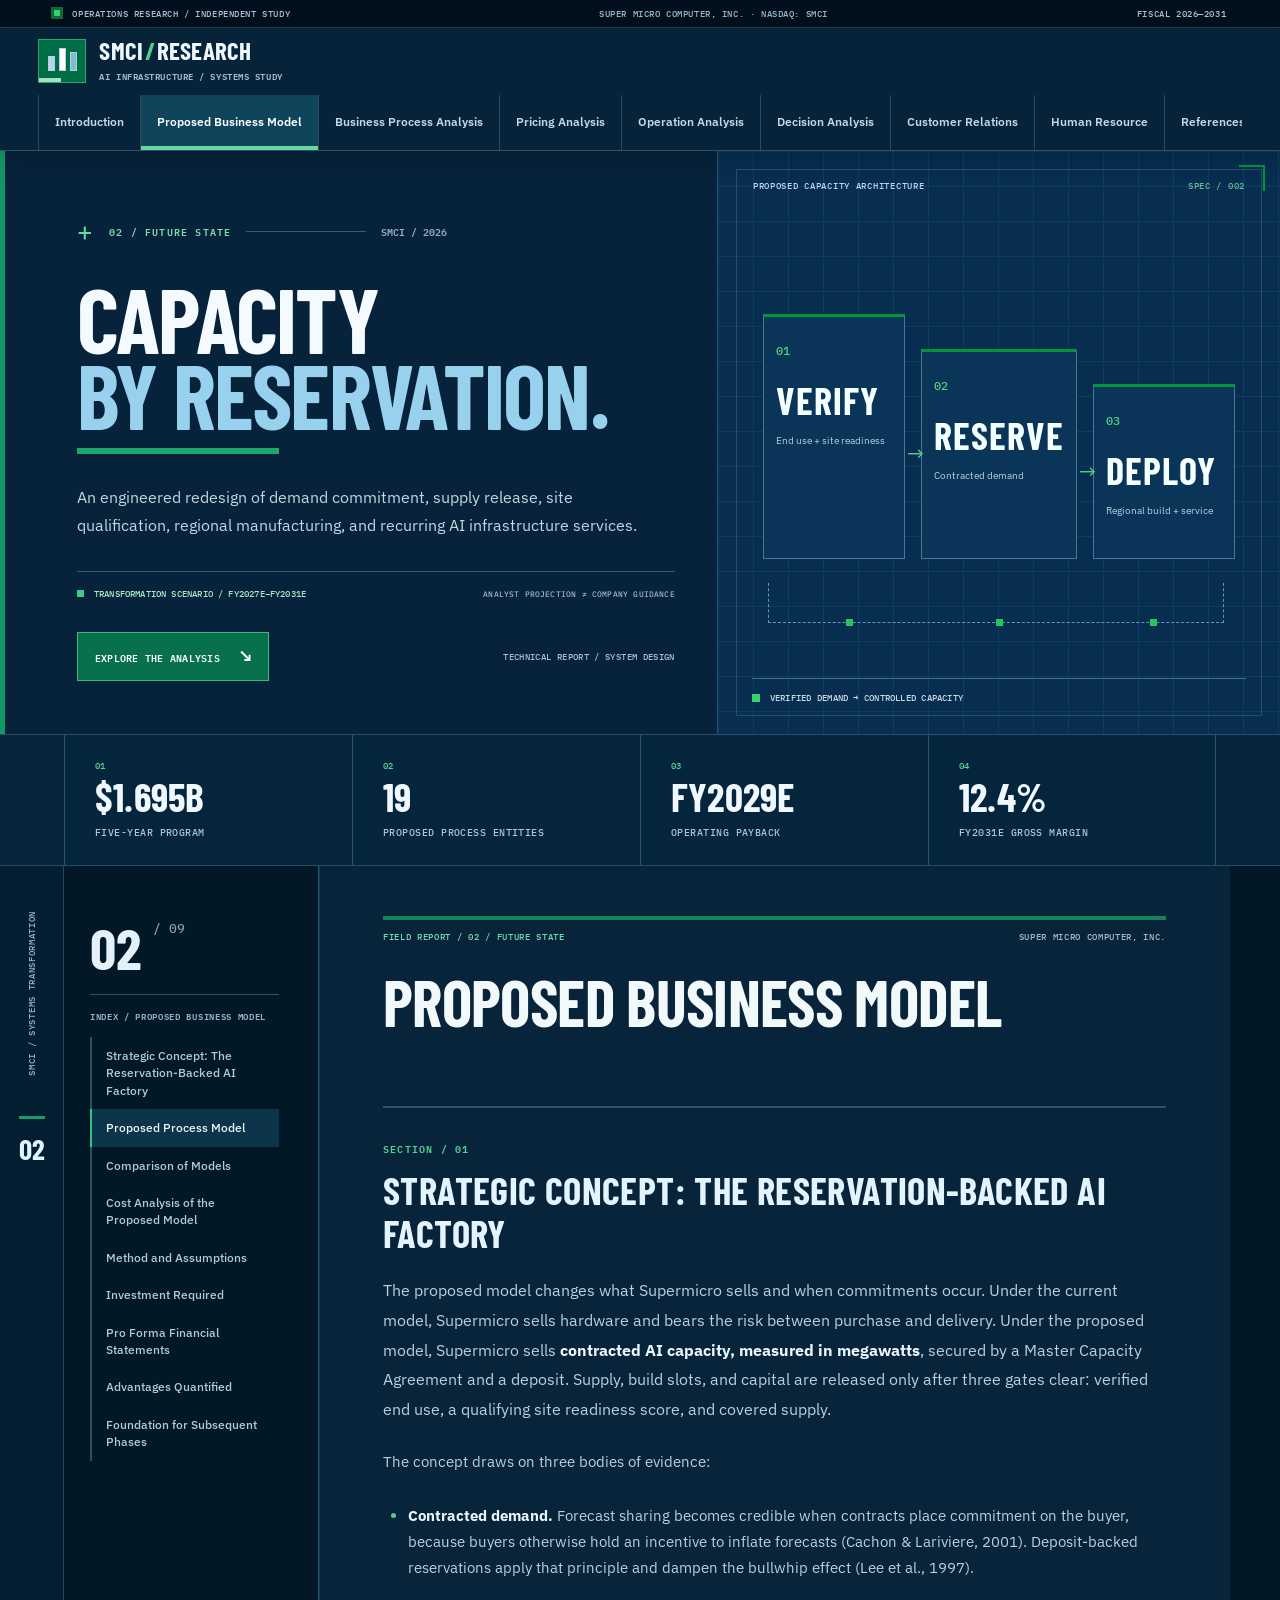
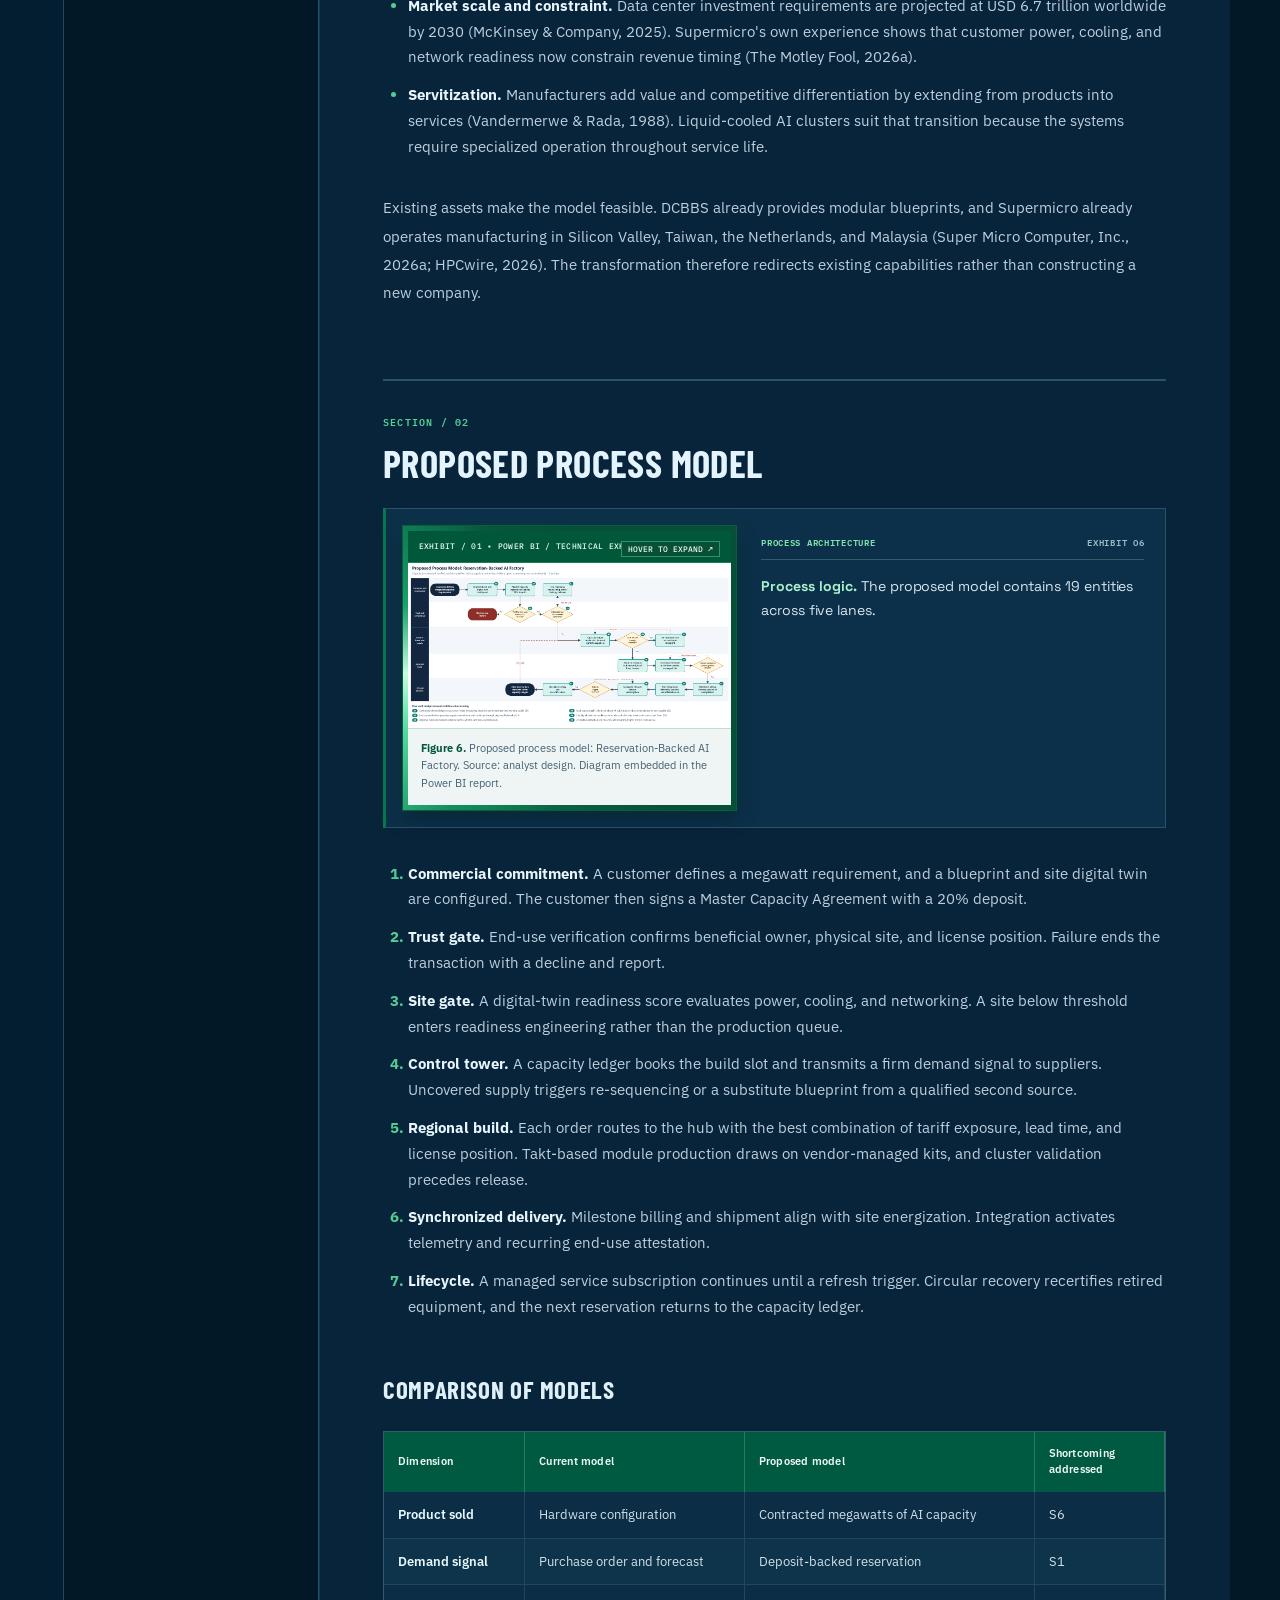
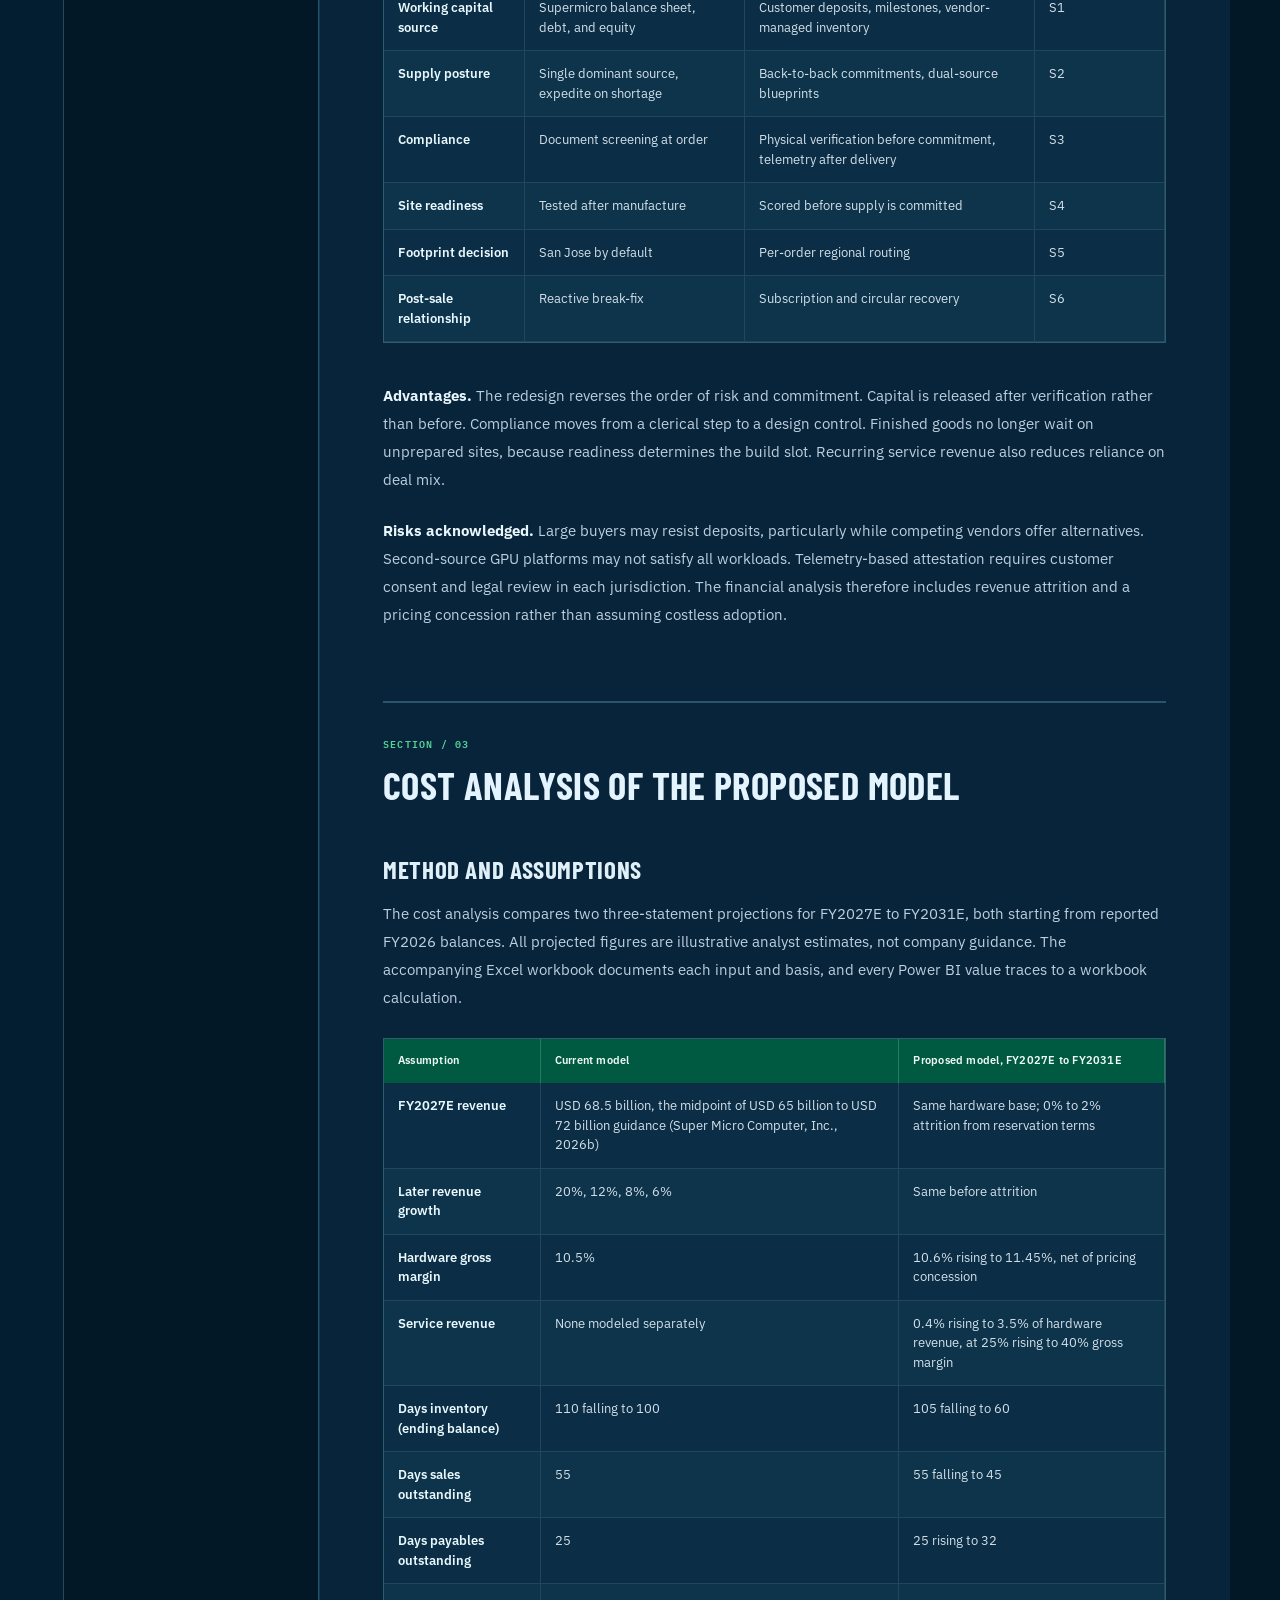
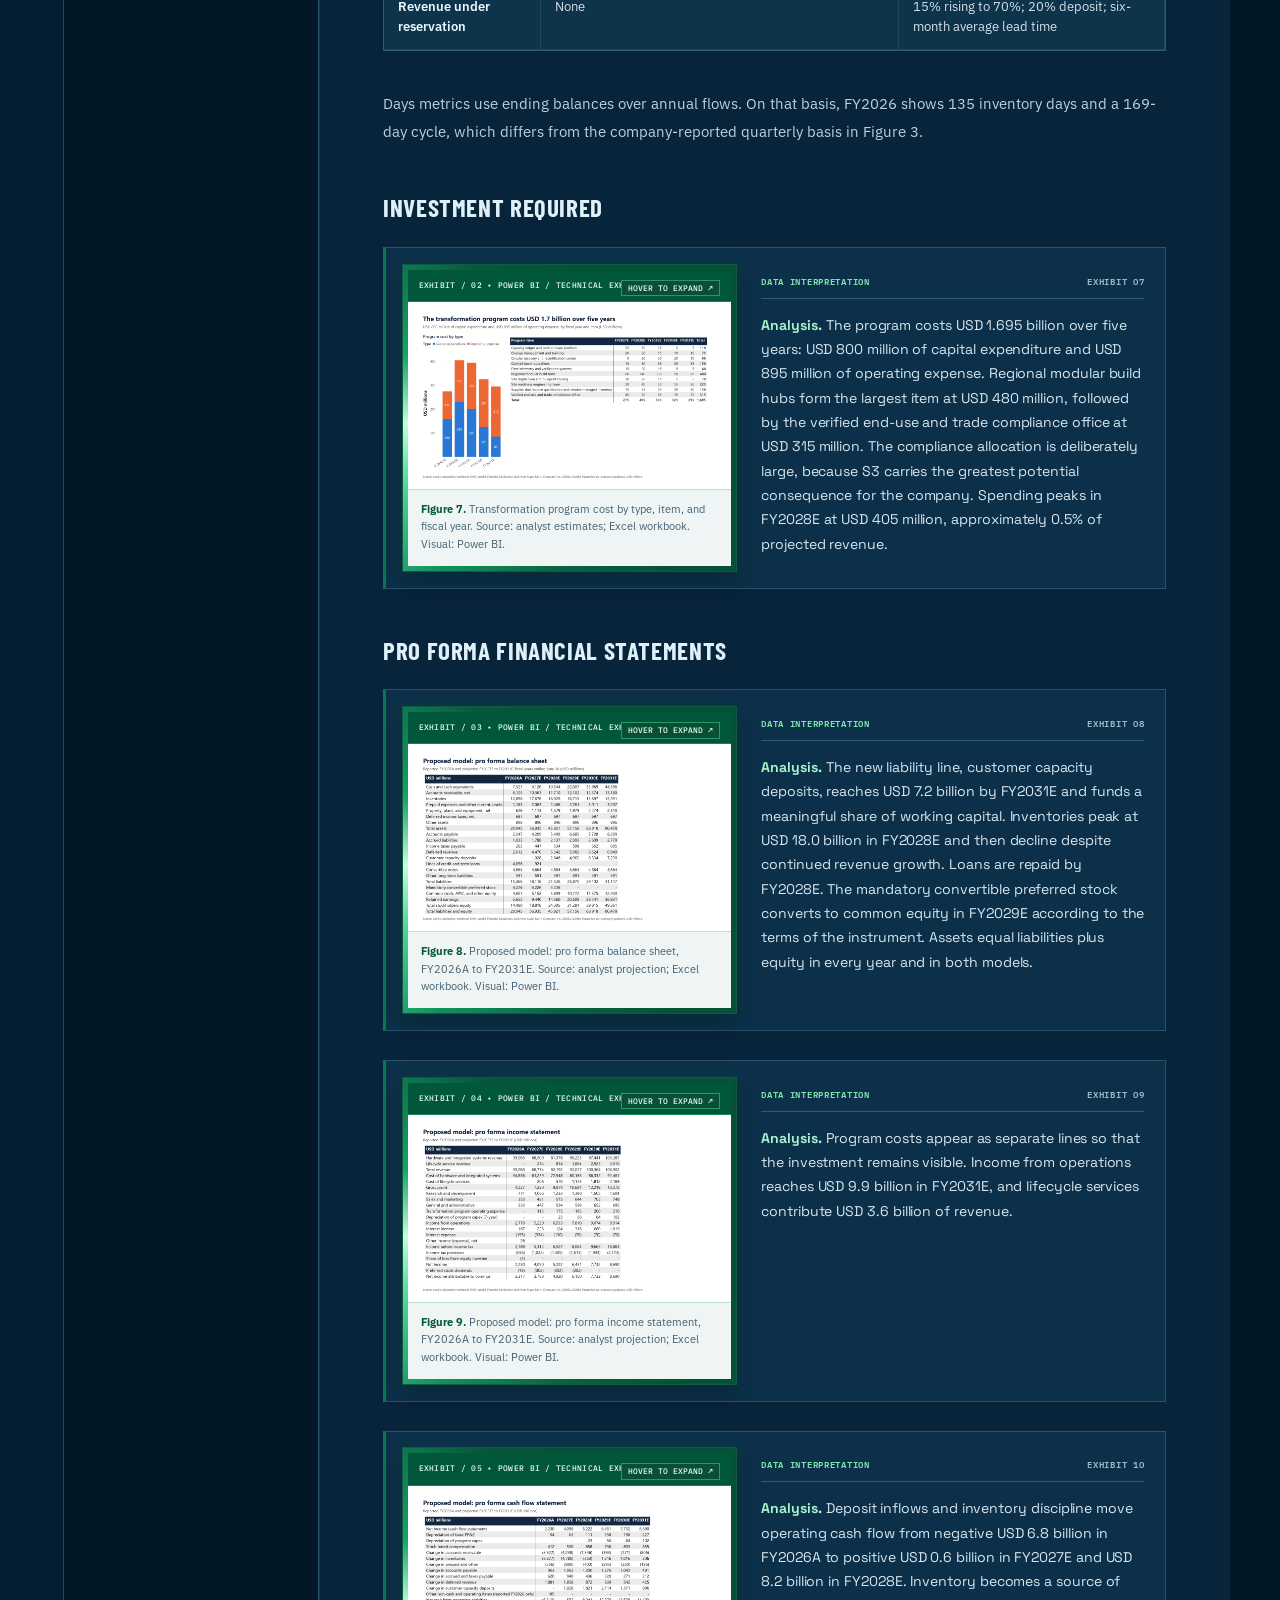
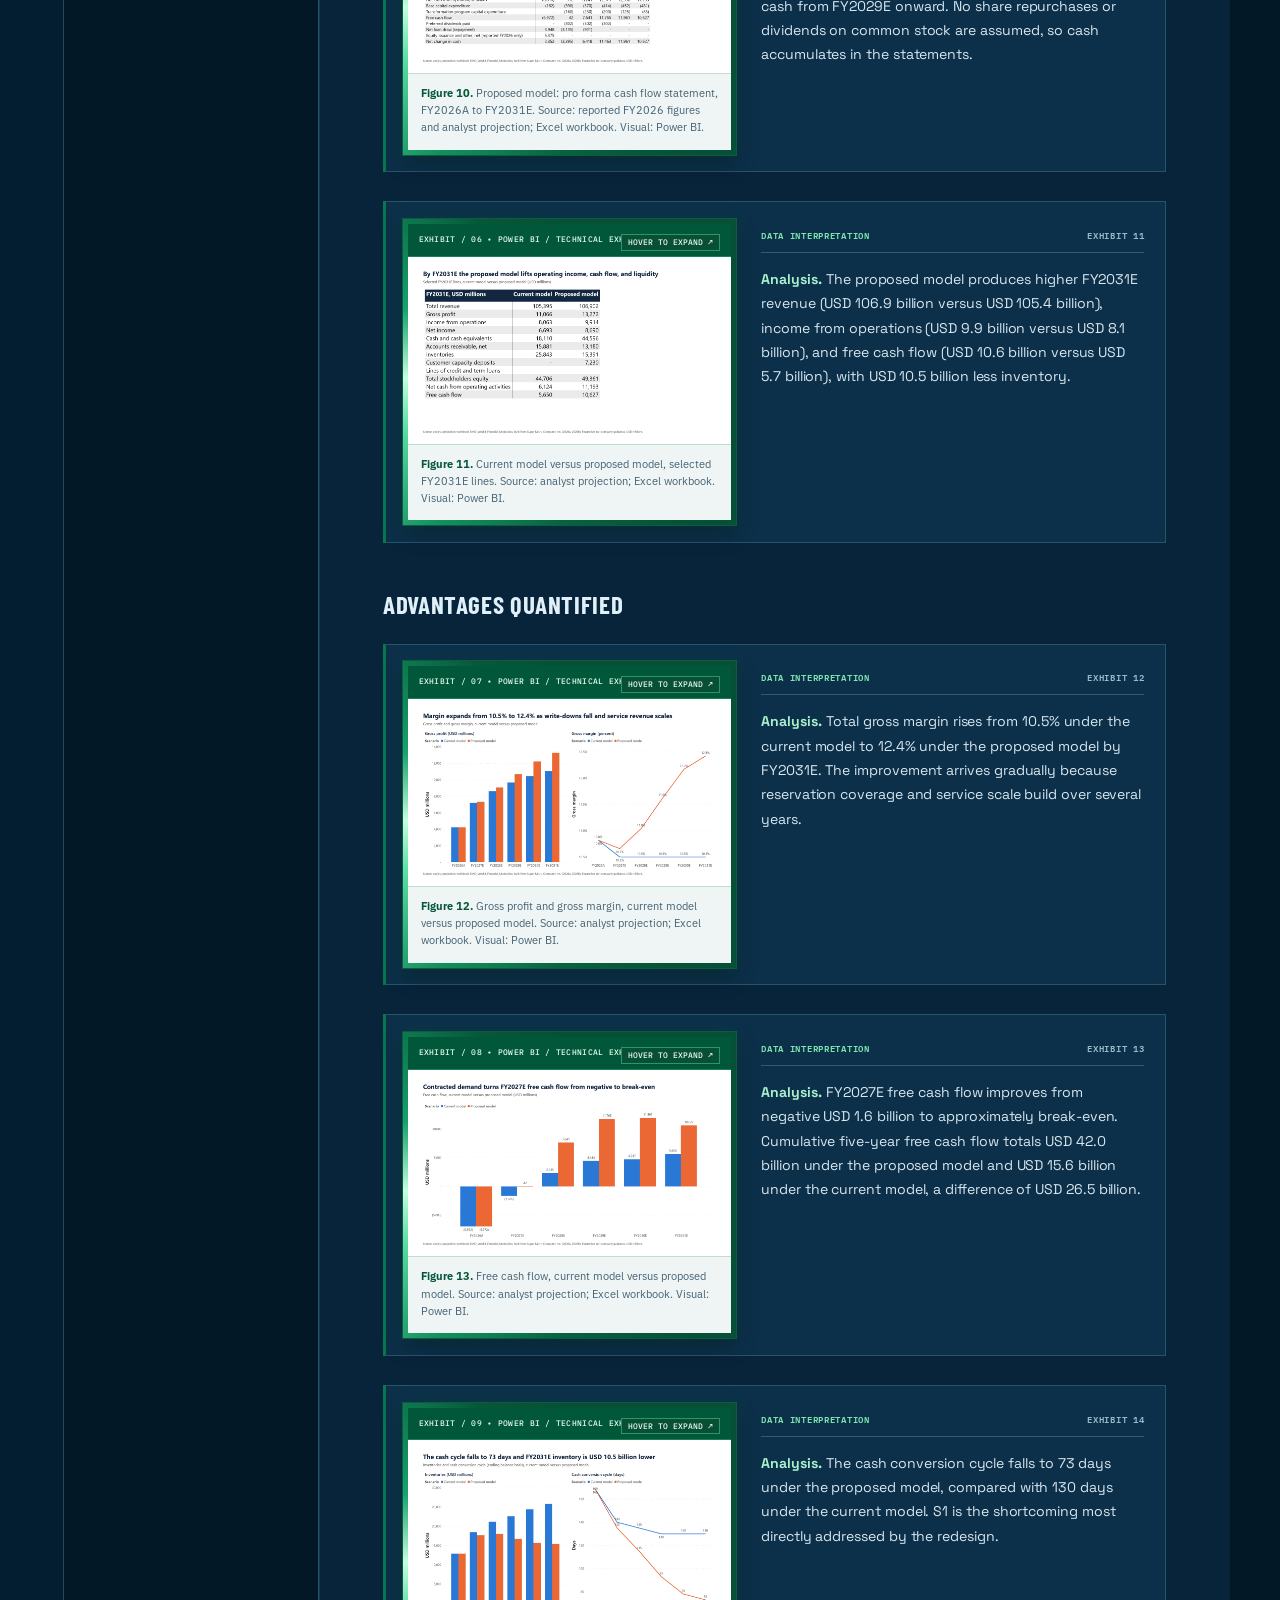
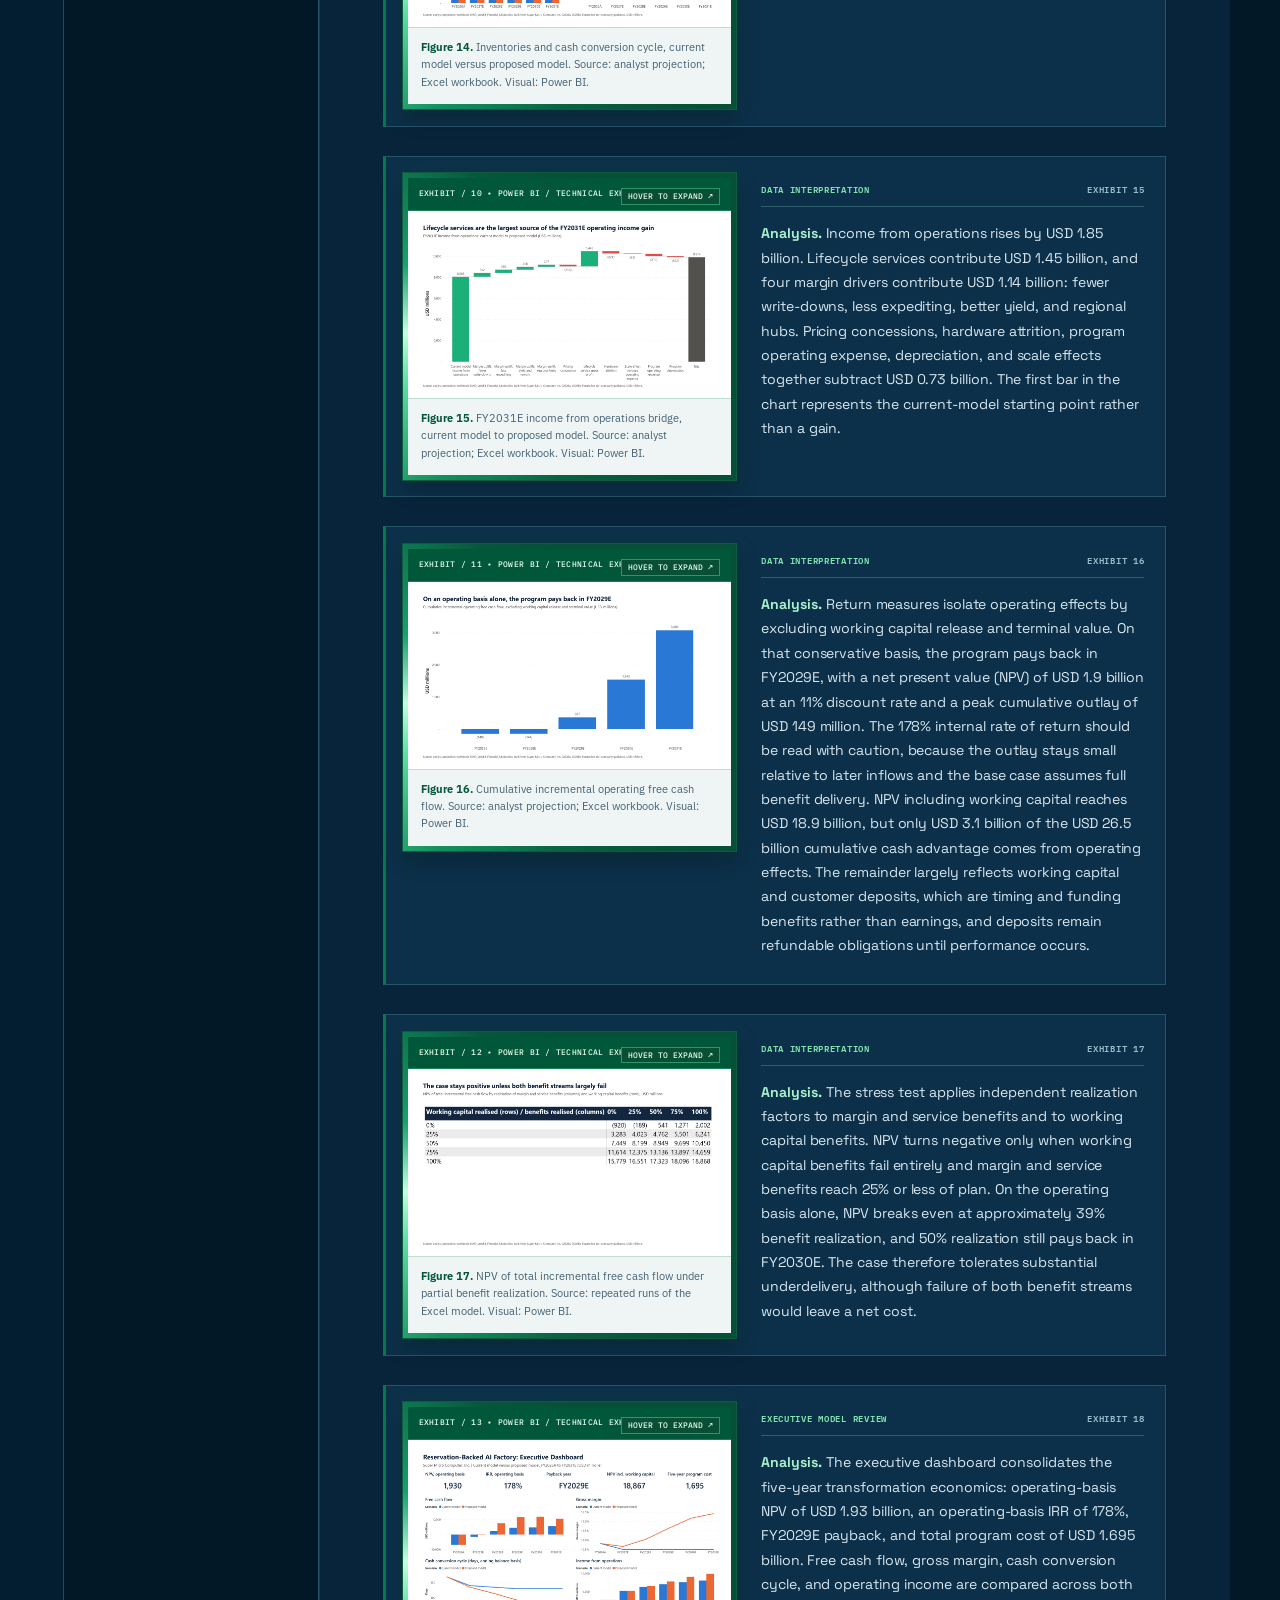
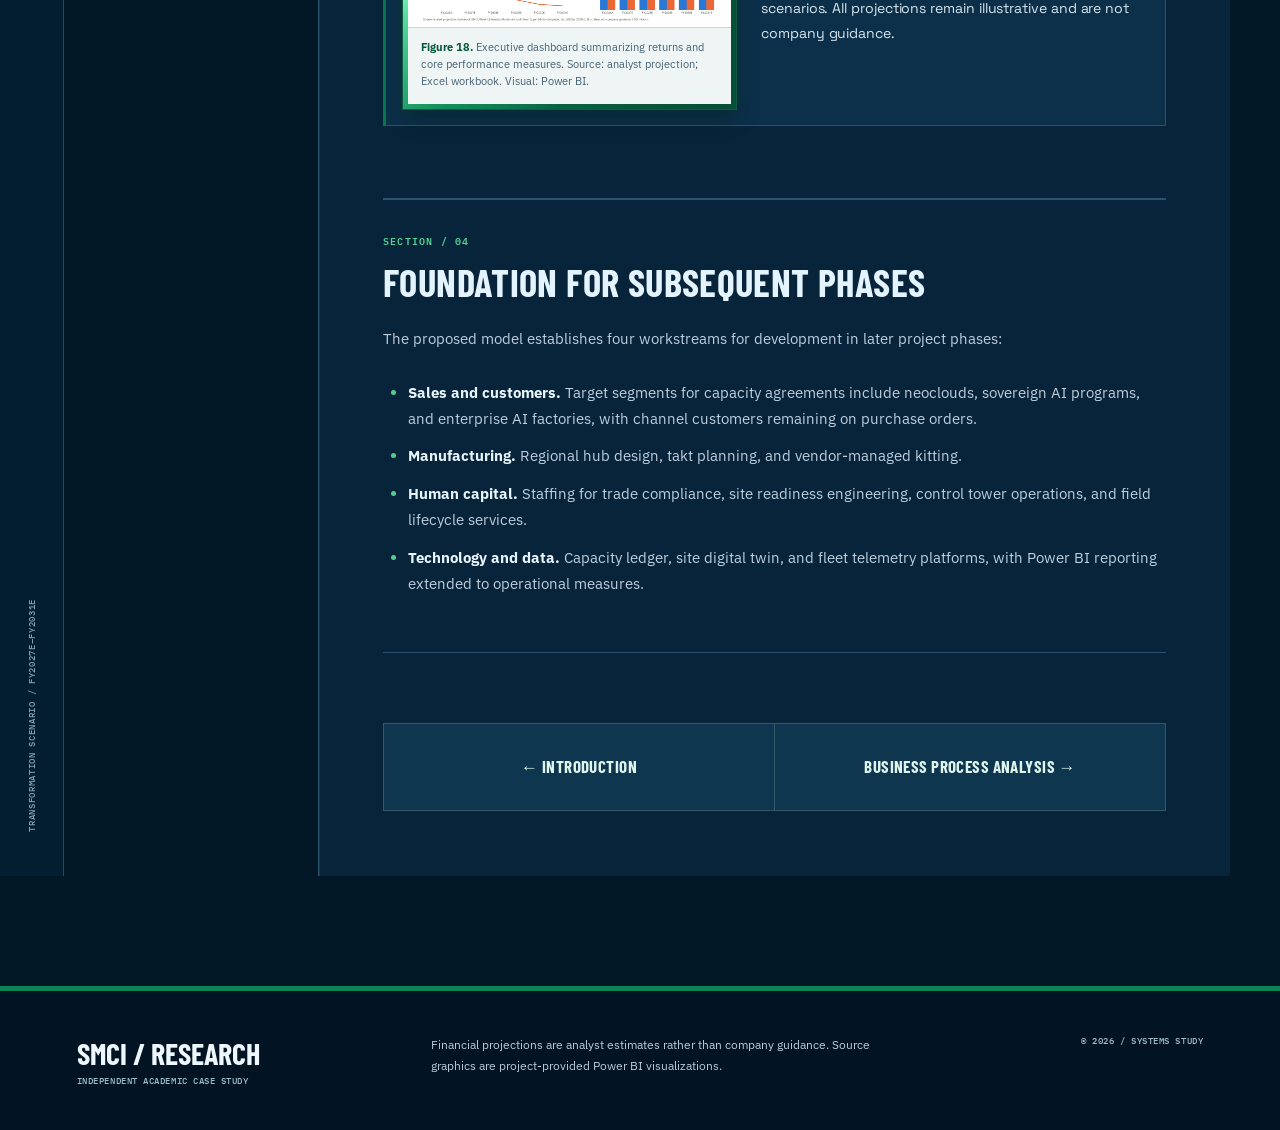
<file: proposed-business-model.html>
<!doctype html><html lang="en"><head><meta charset="utf-8"><meta name="viewport" content="width=device-width,initial-scale=1"><meta name="description" content="SMCI Reservation-Backed AI Factory research and business process redesign"><title>Proposed Business Model | SMCI Process Transformation</title><link rel="stylesheet" href="style.css"></head><body class="chapter-proposed">
<div class="meta-top"><span><span class="status-square"></span> OPERATIONS RESEARCH / INDEPENDENT STUDY</span><span>SUPER MICRO COMPUTER, INC. · NASDAQ: SMCI</span><span>FISCAL 2026—2031</span></div><header class="site-header"><div class="head-inner"><a class="brand" href="introduction.html" aria-label="SMCI research study home"><span class="brand-emblem"><span></span><span></span><span></span></span><span class="brand-type"><b>SMCI<span class="brand-slash">/</span>RESEARCH</b><small>AI INFRASTRUCTURE / SYSTEMS STUDY</small></span></a><nav aria-label="Primary navigation" class="nav"><a class="" href="introduction.html">Introduction</a><a class="active" href="proposed-business-model.html" aria-current="page">Proposed Business Model</a><a class="" href="business-process-analysis.html">Business Process Analysis</a><a class="" href="pricing-analysis.html">Pricing Analysis</a><a class="" href="operation-analysis.html">Operation Analysis</a><a class="" href="decision-analysis.html">Decision Analysis</a><a class="" href="customer-relations.html">Customer Relations</a><a class="" href="human-resource.html">Human Resource</a><a class="" href="references.html">References</a></nav><div class="header-meta">DOCUMENT<br><strong>02 / 09</strong></div></div></header>
<section class="hero"><div class="hero-layout"><div class="hero-copy"><div class="hero-index"><span class="crosshair">+</span>02 / FUTURE STATE<span class="hero-index-rule"></span><span>SMCI / 2026</span></div><h1>Capacity<br><span>by reservation.</span></h1><p>An engineered redesign of demand commitment, supply release, site qualification, regional manufacturing, and recurring AI infrastructure services.</p><div class="hero-status"><i></i>TRANSFORMATION SCENARIO / FY2027E–FY2031E<span class="hero-status-end">ANALYST PROJECTION ≠ COMPANY GUIDANCE</span></div><div class="hero-cta"><a href="#content" class="read-link">EXPLORE THE ANALYSIS <span aria-hidden="true">↘</span></a><span>TECHNICAL REPORT / SYSTEM DESIGN</span></div></div><div class="hero-art" aria-label="Technical illustration of Supermicro research topic"><div class="art-plate art-future"><div class="art-hud"><span>PROPOSED CAPACITY ARCHITECTURE</span><span>SPEC / 002</span></div><div class="gate-diagram"><div class="gate gate-1"><span>01</span><strong>VERIFY</strong><small>End use + site readiness</small></div><div class="gate gate-2"><span>02</span><strong>RESERVE</strong><small>Contracted demand</small></div><div class="gate gate-3"><span>03</span><strong>DEPLOY</strong><small>Regional build + service</small></div></div><div class="system-trace"><span></span><span></span><span></span></div><div class="art-bottom"><span class="art-alert good"></span> VERIFIED DEMAND → CONTROLLED CAPACITY</div></div></div></div><div class="metric-rail"><div class="metric"><span class="metric-num">01</span><strong>$1.695B</strong><small>FIVE-YEAR PROGRAM</small></div><div class="metric"><span class="metric-num">02</span><strong>19</strong><small>PROPOSED PROCESS ENTITIES</small></div><div class="metric"><span class="metric-num">03</span><strong>FY2029E</strong><small>OPERATING PAYBACK</small></div><div class="metric"><span class="metric-num">04</span><strong>12.4%</strong><small>FY2031E GROSS MARGIN</small></div></div></section>
<div class="layout"><div class="chapter-rail"><span>SMCI / SYSTEMS TRANSFORMATION</span><b>02</b><span>TRANSFORMATION SCENARIO / FY2027E–FY2031E</span></div><aside class="sidebar"><div class="sidebar-index">02 <span>/ 09</span></div><div class="label">INDEX / PROPOSED BUSINESS MODEL</div><a href="#strategic-concept-the-reservation-backed-ai-factory">Strategic Concept: The Reservation-Backed AI Factory</a><a href="#proposed-process-model">Proposed Process Model</a><a href="#comparison-of-models">Comparison of Models</a><a href="#cost-analysis-of-the-proposed-model">Cost Analysis of the Proposed Model</a><a href="#method-and-assumptions">Method and Assumptions</a><a href="#investment-required">Investment Required</a><a href="#pro-forma-financial-statements">Pro Forma Financial Statements</a><a href="#advantages-quantified">Advantages Quantified</a><a href="#foundation-for-subsequent-phases">Foundation for Subsequent Phases</a></aside><main class="page" id="content"><div class="document-head"><span>FIELD REPORT / 02 / FUTURE STATE</span><span>SUPER MICRO COMPUTER, INC.</span></div><h1>Proposed Business Model</h1>
<h2 id="strategic-concept-the-reservation-backed-ai-factory">Strategic Concept: The Reservation-Backed AI Factory</h2>
<p>The proposed model changes what Supermicro sells and when commitments occur. Under the current model, Supermicro sells hardware and bears the risk between purchase and delivery. Under the proposed model, Supermicro sells <strong>contracted AI capacity, measured in megawatts</strong>, secured by a Master Capacity Agreement and a deposit. Supply, build slots, and capital are released only after three gates clear: verified end use, a qualifying site readiness score, and covered supply.</p>
<p>The concept draws on three bodies of evidence:</p>
<ul>
<li><strong>Contracted demand.</strong> Forecast sharing becomes credible when contracts place commitment on the buyer, because buyers otherwise hold an incentive to inflate forecasts (Cachon &amp; Lariviere, 2001). Deposit-backed reservations apply that principle and dampen the bullwhip effect (Lee et al., 1997).</li>
<li><strong>Market scale and constraint.</strong> Data center investment requirements are projected at USD 6.7 trillion worldwide by 2030 (McKinsey &amp; Company, 2025). Supermicro's own experience shows that customer power, cooling, and network readiness now constrain revenue timing (The Motley Fool, 2026a).</li>
<li><strong>Servitization.</strong> Manufacturers add value and competitive differentiation by extending from products into services (Vandermerwe &amp; Rada, 1988). Liquid-cooled AI clusters suit that transition because the systems require specialized operation throughout service life.</li>
</ul>
<p>Existing assets make the model feasible. DCBBS already provides modular blueprints, and Supermicro already operates manufacturing in Silicon Valley, Taiwan, the Netherlands, and Malaysia (Super Micro Computer, Inc., 2026a; HPCwire, 2026). The transformation therefore redirects existing capabilities rather than constructing a new company.</p>
<h2 id="proposed-process-model">Proposed Process Model</h2>
<section class="exhibit-pair" aria-label="Figure 6 and supporting analysis"><div class="exhibit-media"><figure class="figure process"><img loading="lazy" src="Fig06_Proposed_Process_Flow.png" alt="Proposed Process Flow"><figcaption><strong>Figure 6.</strong> Proposed process model: Reservation-Backed AI Factory. Source: analyst design. Diagram embedded in the Power BI report.
</figcaption></figure></div><div class="exhibit-text"><div class="reading-tag"><span>PROCESS ARCHITECTURE</span><span>EXHIBIT 06</span></div><p><strong>Process logic.</strong> The proposed model contains 19 entities across five lanes.</p></div></section>
<ol>
<li><strong>Commercial commitment.</strong> A customer defines a megawatt requirement, and a blueprint and site digital twin are configured. The customer then signs a Master Capacity Agreement with a 20% deposit.</li>
<li><strong>Trust gate.</strong> End-use verification confirms beneficial owner, physical site, and license position. Failure ends the transaction with a decline and report.</li>
<li><strong>Site gate.</strong> A digital-twin readiness score evaluates power, cooling, and networking. A site below threshold enters readiness engineering rather than the production queue.</li>
<li><strong>Control tower.</strong> A capacity ledger books the build slot and transmits a firm demand signal to suppliers. Uncovered supply triggers re-sequencing or a substitute blueprint from a qualified second source.</li>
<li><strong>Regional build.</strong> Each order routes to the hub with the best combination of tariff exposure, lead time, and license position. Takt-based module production draws on vendor-managed kits, and cluster validation precedes release.</li>
<li><strong>Synchronized delivery.</strong> Milestone billing and shipment align with site energization. Integration activates telemetry and recurring end-use attestation.</li>
<li><strong>Lifecycle.</strong> A managed service subscription continues until a refresh trigger. Circular recovery recertifies retired equipment, and the next reservation returns to the capacity ledger.</li>
</ol>
<h3 id="comparison-of-models">Comparison of Models</h3>
<div class="table-wrap"><table>
<thead>
<tr>
  <th>Dimension</th>
  <th>Current model</th>
  <th>Proposed model</th>
  <th>Shortcoming addressed</th>
</tr>
</thead>
<tbody>
<tr>
  <td>Product sold</td>
  <td>Hardware configuration</td>
  <td>Contracted megawatts of AI capacity</td>
  <td>S6</td>
</tr>
<tr>
  <td>Demand signal</td>
  <td>Purchase order and forecast</td>
  <td>Deposit-backed reservation</td>
  <td>S1</td>
</tr>
<tr>
  <td>Working capital source</td>
  <td>Supermicro balance sheet, debt, and equity</td>
  <td>Customer deposits, milestones, vendor-managed inventory</td>
  <td>S1</td>
</tr>
<tr>
  <td>Supply posture</td>
  <td>Single dominant source, expedite on shortage</td>
  <td>Back-to-back commitments, dual-source blueprints</td>
  <td>S2</td>
</tr>
<tr>
  <td>Compliance</td>
  <td>Document screening at order</td>
  <td>Physical verification before commitment, telemetry after delivery</td>
  <td>S3</td>
</tr>
<tr>
  <td>Site readiness</td>
  <td>Tested after manufacture</td>
  <td>Scored before supply is committed</td>
  <td>S4</td>
</tr>
<tr>
  <td>Footprint decision</td>
  <td>San Jose by default</td>
  <td>Per-order regional routing</td>
  <td>S5</td>
</tr>
<tr>
  <td>Post-sale relationship</td>
  <td>Reactive break-fix</td>
  <td>Subscription and circular recovery</td>
  <td>S6</td>
</tr>
</tbody>
</table></div>
<p><strong>Advantages.</strong> The redesign reverses the order of risk and commitment. Capital is released after verification rather than before. Compliance moves from a clerical step to a design control. Finished goods no longer wait on unprepared sites, because readiness determines the build slot. Recurring service revenue also reduces reliance on deal mix.</p>
<p><strong>Risks acknowledged.</strong> Large buyers may resist deposits, particularly while competing vendors offer alternatives. Second-source GPU platforms may not satisfy all workloads. Telemetry-based attestation requires customer consent and legal review in each jurisdiction. The financial analysis therefore includes revenue attrition and a pricing concession rather than assuming costless adoption.</p>
<h2 id="cost-analysis-of-the-proposed-model">Cost Analysis of the Proposed Model</h2>
<h3 id="method-and-assumptions">Method and Assumptions</h3>
<p>The cost analysis compares two three-statement projections for FY2027E to FY2031E, both starting from reported FY2026 balances. All projected figures are illustrative analyst estimates, not company guidance. The accompanying Excel workbook documents each input and basis, and every Power BI value traces to a workbook calculation.</p>
<div class="table-wrap"><table>
<thead>
<tr>
  <th>Assumption</th>
  <th>Current model</th>
  <th>Proposed model, FY2027E to FY2031E</th>
</tr>
</thead>
<tbody>
<tr>
  <td>FY2027E revenue</td>
  <td>USD 68.5 billion, the midpoint of USD 65 billion to USD 72 billion guidance (Super Micro Computer, Inc., 2026b)</td>
  <td>Same hardware base; 0% to 2% attrition from reservation terms</td>
</tr>
<tr>
  <td>Later revenue growth</td>
  <td>20%, 12%, 8%, 6%</td>
  <td>Same before attrition</td>
</tr>
<tr>
  <td>Hardware gross margin</td>
  <td>10.5%</td>
  <td>10.6% rising to 11.45%, net of pricing concession</td>
</tr>
<tr>
  <td>Service revenue</td>
  <td>None modeled separately</td>
  <td>0.4% rising to 3.5% of hardware revenue, at 25% rising to 40% gross margin</td>
</tr>
<tr>
  <td>Days inventory (ending balance)</td>
  <td>110 falling to 100</td>
  <td>105 falling to 60</td>
</tr>
<tr>
  <td>Days sales outstanding</td>
  <td>55</td>
  <td>55 falling to 45</td>
</tr>
<tr>
  <td>Days payables outstanding</td>
  <td>25</td>
  <td>25 rising to 32</td>
</tr>
<tr>
  <td>Revenue under reservation</td>
  <td>None</td>
  <td>15% rising to 70%; 20% deposit; six-month average lead time</td>
</tr>
</tbody>
</table></div>
<p>Days metrics use ending balances over annual flows. On that basis, FY2026 shows 135 inventory days and a 169-day cycle, which differs from the company-reported quarterly basis in Figure 3.</p>
<h3 id="investment-required">Investment Required</h3>
<section class="exhibit-pair" aria-label="Figure 7 and supporting analysis"><div class="exhibit-media"><figure class="figure "><img loading="lazy" src="Fig07_Program_Cost.png" alt="Program Cost"><figcaption><strong>Figure 7.</strong> Transformation program cost by type, item, and fiscal year. Source: analyst estimates; Excel workbook. Visual: Power BI.
</figcaption></figure></div><div class="exhibit-text"><div class="reading-tag"><span>DATA INTERPRETATION</span><span>EXHIBIT 07</span></div><p><strong>Analysis.</strong> The program costs USD 1.695 billion over five years: USD 800 million of capital expenditure and USD 895 million of operating expense. Regional modular build hubs form the largest item at USD 480 million, followed by the verified end-use and trade compliance office at USD 315 million. The compliance allocation is deliberately large, because S3 carries the greatest potential consequence for the company. Spending peaks in FY2028E at USD 405 million, approximately 0.5% of projected revenue.</p></div></section>
<h3 id="pro-forma-financial-statements">Pro Forma Financial Statements</h3>
<section class="exhibit-pair" aria-label="Figure 8 and supporting analysis"><div class="exhibit-media"><figure class="figure "><img loading="lazy" src="Fig08_ProForma_Balance_Sheet.png" alt="ProForma Balance Sheet"><figcaption><strong>Figure 8.</strong> Proposed model: pro forma balance sheet, FY2026A to FY2031E. Source: analyst projection; Excel workbook. Visual: Power BI.
</figcaption></figure></div><div class="exhibit-text"><div class="reading-tag"><span>DATA INTERPRETATION</span><span>EXHIBIT 08</span></div><p><strong>Analysis.</strong> The new liability line, customer capacity deposits, reaches USD 7.2 billion by FY2031E and funds a meaningful share of working capital. Inventories peak at USD 18.0 billion in FY2028E and then decline despite continued revenue growth. Loans are repaid by FY2028E. The mandatory convertible preferred stock converts to common equity in FY2029E according to the terms of the instrument. Assets equal liabilities plus equity in every year and in both models.</p></div></section>
<section class="exhibit-pair" aria-label="Figure 9 and supporting analysis"><div class="exhibit-media"><figure class="figure "><img loading="lazy" src="Fig09_ProForma_Income_Statement.png" alt="ProForma Income Statement"><figcaption><strong>Figure 9.</strong> Proposed model: pro forma income statement, FY2026A to FY2031E. Source: analyst projection; Excel workbook. Visual: Power BI.
</figcaption></figure></div><div class="exhibit-text"><div class="reading-tag"><span>DATA INTERPRETATION</span><span>EXHIBIT 09</span></div><p><strong>Analysis.</strong> Program costs appear as separate lines so that the investment remains visible. Income from operations reaches USD 9.9 billion in FY2031E, and lifecycle services contribute USD 3.6 billion of revenue.</p></div></section>
<section class="exhibit-pair" aria-label="Figure 10 and supporting analysis"><div class="exhibit-media"><figure class="figure "><img loading="lazy" src="Fig10_ProForma_Cash_Flow.png" alt="ProForma Cash Flow"><figcaption><strong>Figure 10.</strong> Proposed model: pro forma cash flow statement, FY2026A to FY2031E. Source: reported FY2026 figures and analyst projection; Excel workbook. Visual: Power BI.
</figcaption></figure></div><div class="exhibit-text"><div class="reading-tag"><span>DATA INTERPRETATION</span><span>EXHIBIT 10</span></div><p><strong>Analysis.</strong> Deposit inflows and inventory discipline move operating cash flow from negative USD 6.8 billion in FY2026A to positive USD 0.6 billion in FY2027E and USD 8.2 billion in FY2028E. Inventory becomes a source of cash from FY2029E onward. No share repurchases or dividends on common stock are assumed, so cash accumulates in the statements.</p></div></section>
<section class="exhibit-pair" aria-label="Figure 11 and supporting analysis"><div class="exhibit-media"><figure class="figure "><img loading="lazy" src="Fig11_Model_Comparison.png" alt="Model Comparison"><figcaption><strong>Figure 11.</strong> Current model versus proposed model, selected FY2031E lines. Source: analyst projection; Excel workbook. Visual: Power BI.
</figcaption></figure></div><div class="exhibit-text"><div class="reading-tag"><span>DATA INTERPRETATION</span><span>EXHIBIT 11</span></div><p><strong>Analysis.</strong> The proposed model produces higher FY2031E revenue (USD 106.9 billion versus USD 105.4 billion), income from operations (USD 9.9 billion versus USD 8.1 billion), and free cash flow (USD 10.6 billion versus USD 5.7 billion), with USD 10.5 billion less inventory.</p></div></section>
<h3 id="advantages-quantified">Advantages Quantified</h3>
<section class="exhibit-pair" aria-label="Figure 12 and supporting analysis"><div class="exhibit-media"><figure class="figure "><img loading="lazy" src="Fig12_Gross_Profit_and_Margin.png" alt="Gross Profit and Margin"><figcaption><strong>Figure 12.</strong> Gross profit and gross margin, current model versus proposed model. Source: analyst projection; Excel workbook. Visual: Power BI.
</figcaption></figure></div><div class="exhibit-text"><div class="reading-tag"><span>DATA INTERPRETATION</span><span>EXHIBIT 12</span></div><p><strong>Analysis.</strong> Total gross margin rises from 10.5% under the current model to 12.4% under the proposed model by FY2031E. The improvement arrives gradually because reservation coverage and service scale build over several years.</p></div></section>
<section class="exhibit-pair" aria-label="Figure 13 and supporting analysis"><div class="exhibit-media"><figure class="figure "><img loading="lazy" src="Fig13_Free_Cash_Flow.png" alt="Free Cash Flow"><figcaption><strong>Figure 13.</strong> Free cash flow, current model versus proposed model. Source: analyst projection; Excel workbook. Visual: Power BI.
</figcaption></figure></div><div class="exhibit-text"><div class="reading-tag"><span>DATA INTERPRETATION</span><span>EXHIBIT 13</span></div><p><strong>Analysis.</strong> FY2027E free cash flow improves from negative USD 1.6 billion to approximately break-even. Cumulative five-year free cash flow totals USD 42.0 billion under the proposed model and USD 15.6 billion under the current model, a difference of USD 26.5 billion.</p></div></section>
<section class="exhibit-pair" aria-label="Figure 14 and supporting analysis"><div class="exhibit-media"><figure class="figure "><img loading="lazy" src="Fig14_Inventory_and_Cycle.png" alt="Inventory and Cycle"><figcaption><strong>Figure 14.</strong> Inventories and cash conversion cycle, current model versus proposed model. Source: analyst projection; Excel workbook. Visual: Power BI.
</figcaption></figure></div><div class="exhibit-text"><div class="reading-tag"><span>DATA INTERPRETATION</span><span>EXHIBIT 14</span></div><p><strong>Analysis.</strong> The cash conversion cycle falls to 73 days under the proposed model, compared with 130 days under the current model. S1 is the shortcoming most directly addressed by the redesign.</p></div></section>
<section class="exhibit-pair" aria-label="Figure 15 and supporting analysis"><div class="exhibit-media"><figure class="figure "><img loading="lazy" src="Fig15_Operating_Income_Bridge.png" alt="Operating Income Bridge"><figcaption><strong>Figure 15.</strong> FY2031E income from operations bridge, current model to proposed model. Source: analyst projection; Excel workbook. Visual: Power BI.
</figcaption></figure></div><div class="exhibit-text"><div class="reading-tag"><span>DATA INTERPRETATION</span><span>EXHIBIT 15</span></div><p><strong>Analysis.</strong> Income from operations rises by USD 1.85 billion. Lifecycle services contribute USD 1.45 billion, and four margin drivers contribute USD 1.14 billion: fewer write-downs, less expediting, better yield, and regional hubs. Pricing concessions, hardware attrition, program operating expense, depreciation, and scale effects together subtract USD 0.73 billion. The first bar in the chart represents the current-model starting point rather than a gain.</p></div></section>
<section class="exhibit-pair" aria-label="Figure 16 and supporting analysis"><div class="exhibit-media"><figure class="figure "><img loading="lazy" src="Fig16_Payback.png" alt="Payback"><figcaption><strong>Figure 16.</strong> Cumulative incremental operating free cash flow. Source: analyst projection; Excel workbook. Visual: Power BI.
</figcaption></figure></div><div class="exhibit-text"><div class="reading-tag"><span>DATA INTERPRETATION</span><span>EXHIBIT 16</span></div><p><strong>Analysis.</strong> Return measures isolate operating effects by excluding working capital release and terminal value. On that conservative basis, the program pays back in FY2029E, with a net present value (NPV) of USD 1.9 billion at an 11% discount rate and a peak cumulative outlay of USD 149 million. The 178% internal rate of return should be read with caution, because the outlay stays small relative to later inflows and the base case assumes full benefit delivery. NPV including working capital reaches USD 18.9 billion, but only USD 3.1 billion of the USD 26.5 billion cumulative cash advantage comes from operating effects. The remainder largely reflects working capital and customer deposits, which are timing and funding benefits rather than earnings, and deposits remain refundable obligations until performance occurs.</p></div></section>
<section class="exhibit-pair" aria-label="Figure 17 and supporting analysis"><div class="exhibit-media"><figure class="figure "><img loading="lazy" src="Fig17_Sensitivity.png" alt="Sensitivity"><figcaption><strong>Figure 17.</strong> NPV of total incremental free cash flow under partial benefit realization. Source: repeated runs of the Excel model. Visual: Power BI.
</figcaption></figure></div><div class="exhibit-text"><div class="reading-tag"><span>DATA INTERPRETATION</span><span>EXHIBIT 17</span></div><p><strong>Analysis.</strong> The stress test applies independent realization factors to margin and service benefits and to working capital benefits. NPV turns negative only when working capital benefits fail entirely and margin and service benefits reach 25% or less of plan. On the operating basis alone, NPV breaks even at approximately 39% benefit realization, and 50% realization still pays back in FY2030E. The case therefore tolerates substantial underdelivery, although failure of both benefit streams would leave a net cost.</p></div></section>
<section class="exhibit-pair" aria-label="Figure 18 and executive summary"><div class="exhibit-media"><figure class="figure "><img loading="lazy" src="Fig18_Executive_Dashboard.png" alt="Executive Dashboard"><figcaption><strong>Figure 18.</strong> Executive dashboard summarizing returns and core performance measures. Source: analyst projection; Excel workbook. Visual: Power BI.
</figcaption></figure></div><div class="exhibit-text"><div class="reading-tag"><span>EXECUTIVE MODEL REVIEW</span><span>EXHIBIT 18</span></div><p><strong>Analysis.</strong> The executive dashboard consolidates the five-year transformation economics: operating-basis NPV of USD 1.93 billion, an operating-basis IRR of 178%, FY2029E payback, and total program cost of USD 1.695 billion. Free cash flow, gross margin, cash conversion cycle, and operating income are compared across both scenarios. All projections remain illustrative and are not company guidance.</p></div></section>

<h2 id="foundation-for-subsequent-phases">Foundation for Subsequent Phases</h2>
<p>The proposed model establishes four workstreams for development in later project phases:</p>
<ul>
<li><strong>Sales and customers.</strong> Target segments for capacity agreements include neoclouds, sovereign AI programs, and enterprise AI factories, with channel customers remaining on purchase orders.</li>
<li><strong>Manufacturing.</strong> Regional hub design, takt planning, and vendor-managed kitting.</li>
<li><strong>Human capital.</strong> Staffing for trade compliance, site readiness engineering, control tower operations, and field lifecycle services.</li>
<li><strong>Technology and data.</strong> Capacity ledger, site digital twin, and fleet telemetry platforms, with Power BI reporting extended to operational measures.</li>
</ul>
<hr />
<div class="endnav"><a href="introduction.html">← Introduction</a><a href="business-process-analysis.html">Business Process Analysis →</a></div></main></div>
<footer><div class="footer-in"><div><b>SMCI / RESEARCH</b><span>INDEPENDENT ACADEMIC CASE STUDY</span></div><p>Financial projections are analyst estimates rather than company guidance. Source graphics are project-provided Power BI visualizations.</p><div class="footer-code">© 2026 / SYSTEMS STUDY</div></div></footer><div id="lightbox" role="dialog" aria-label="Enlarged research figure"><button aria-label="Close">×</button><img alt="Enlarged figure"></div><script src="script.js"></script></body></html>
</file>
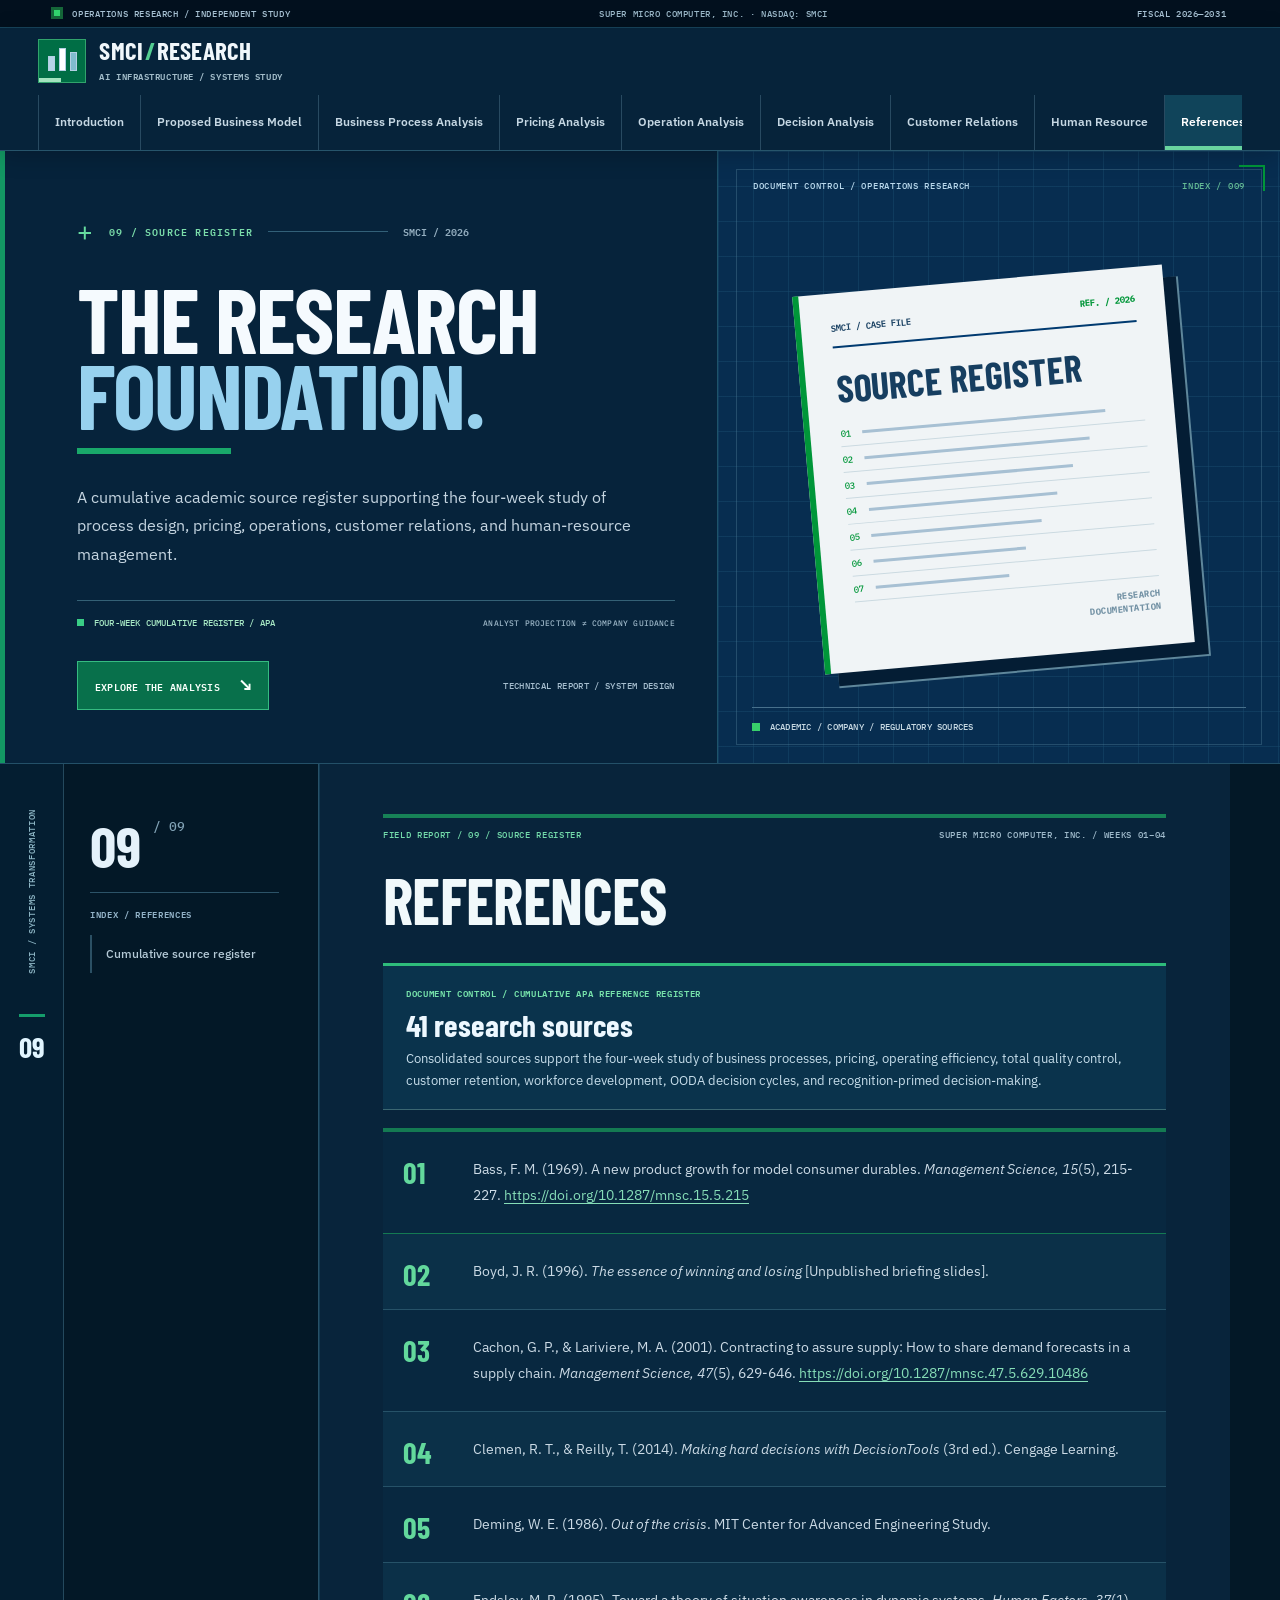
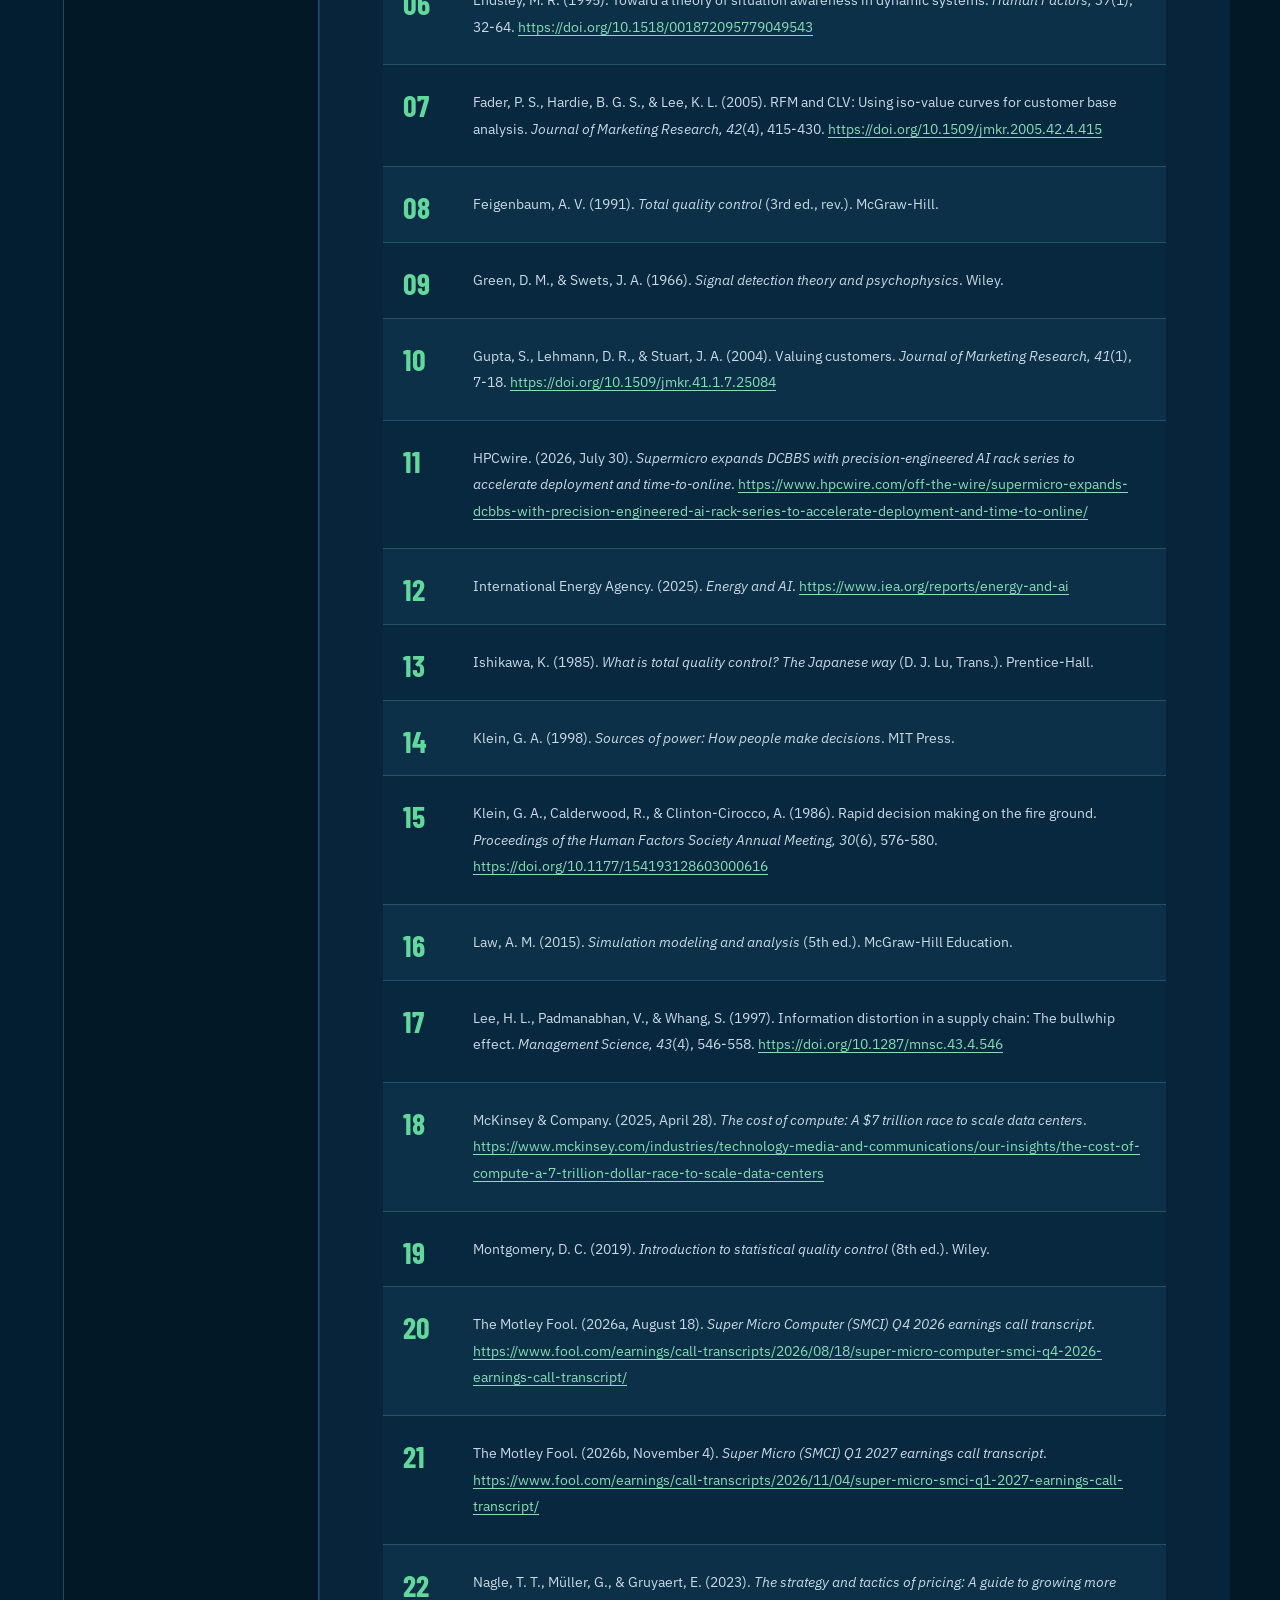
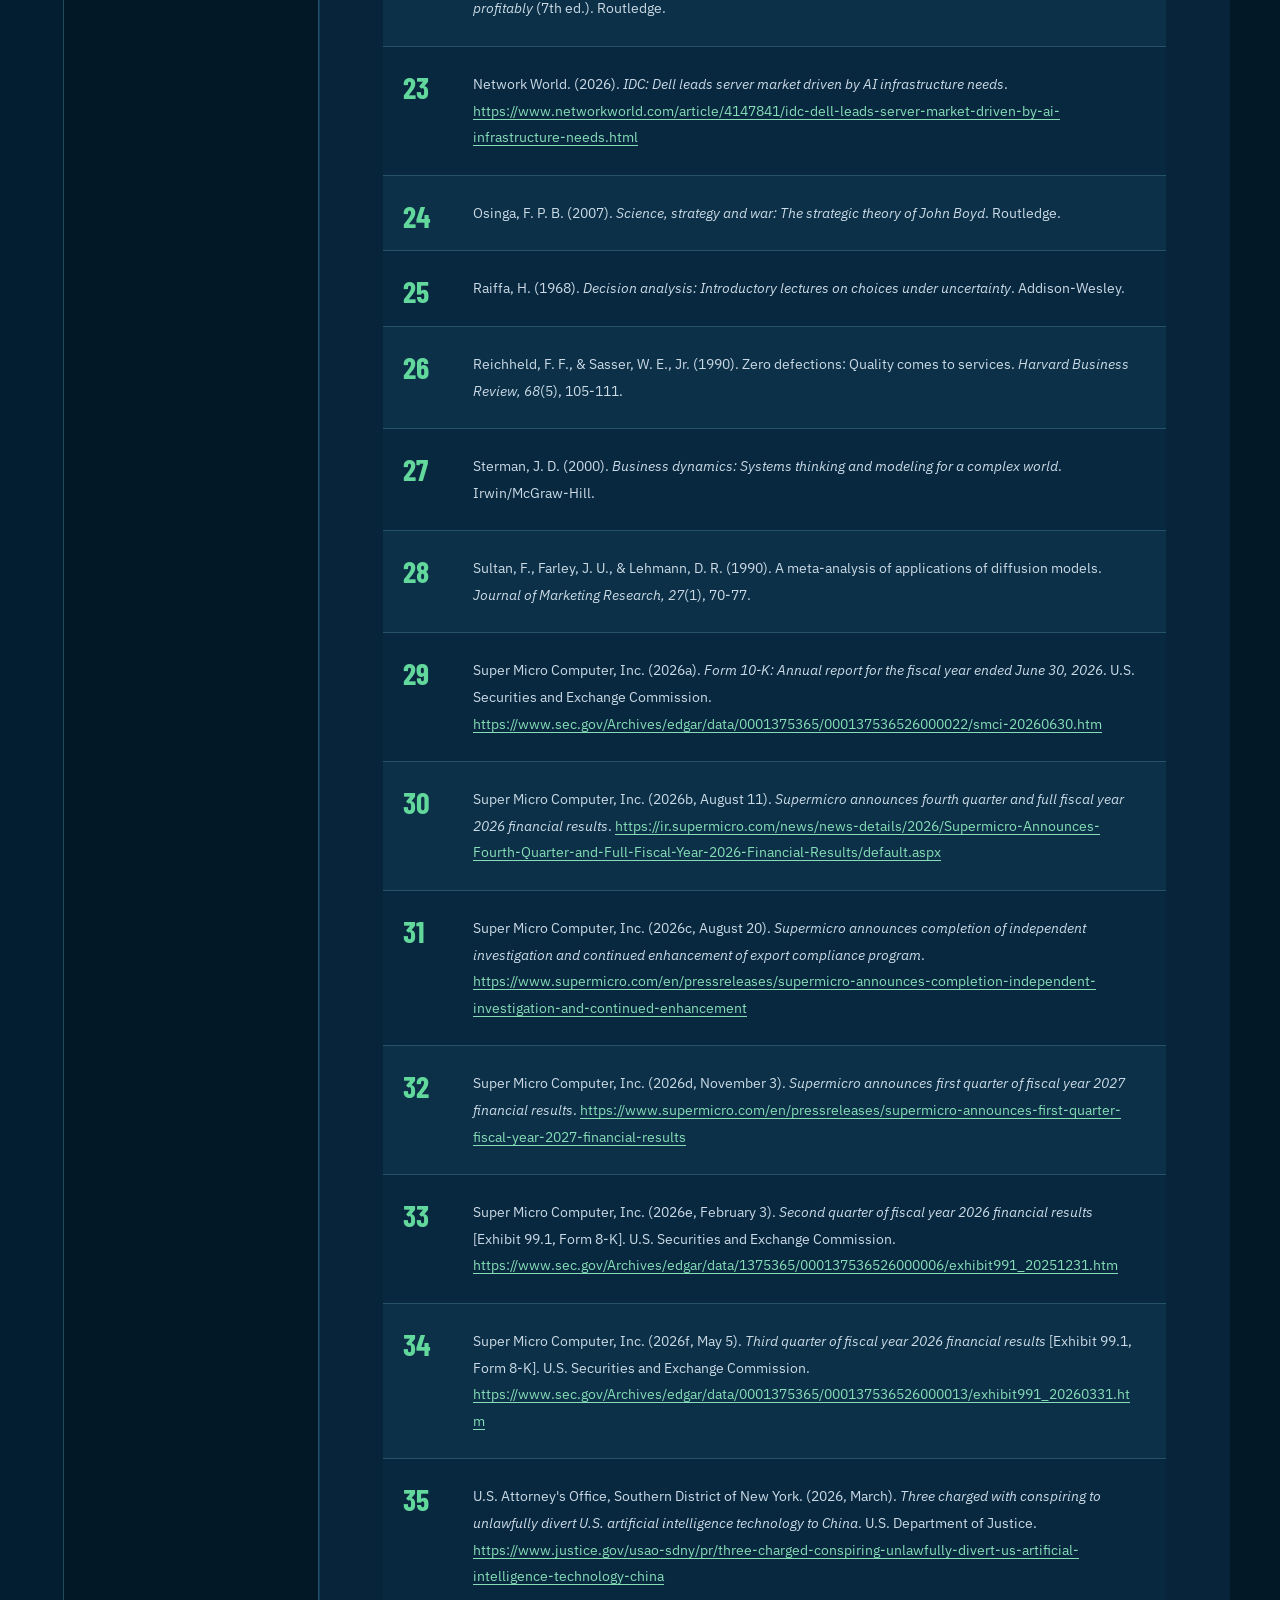
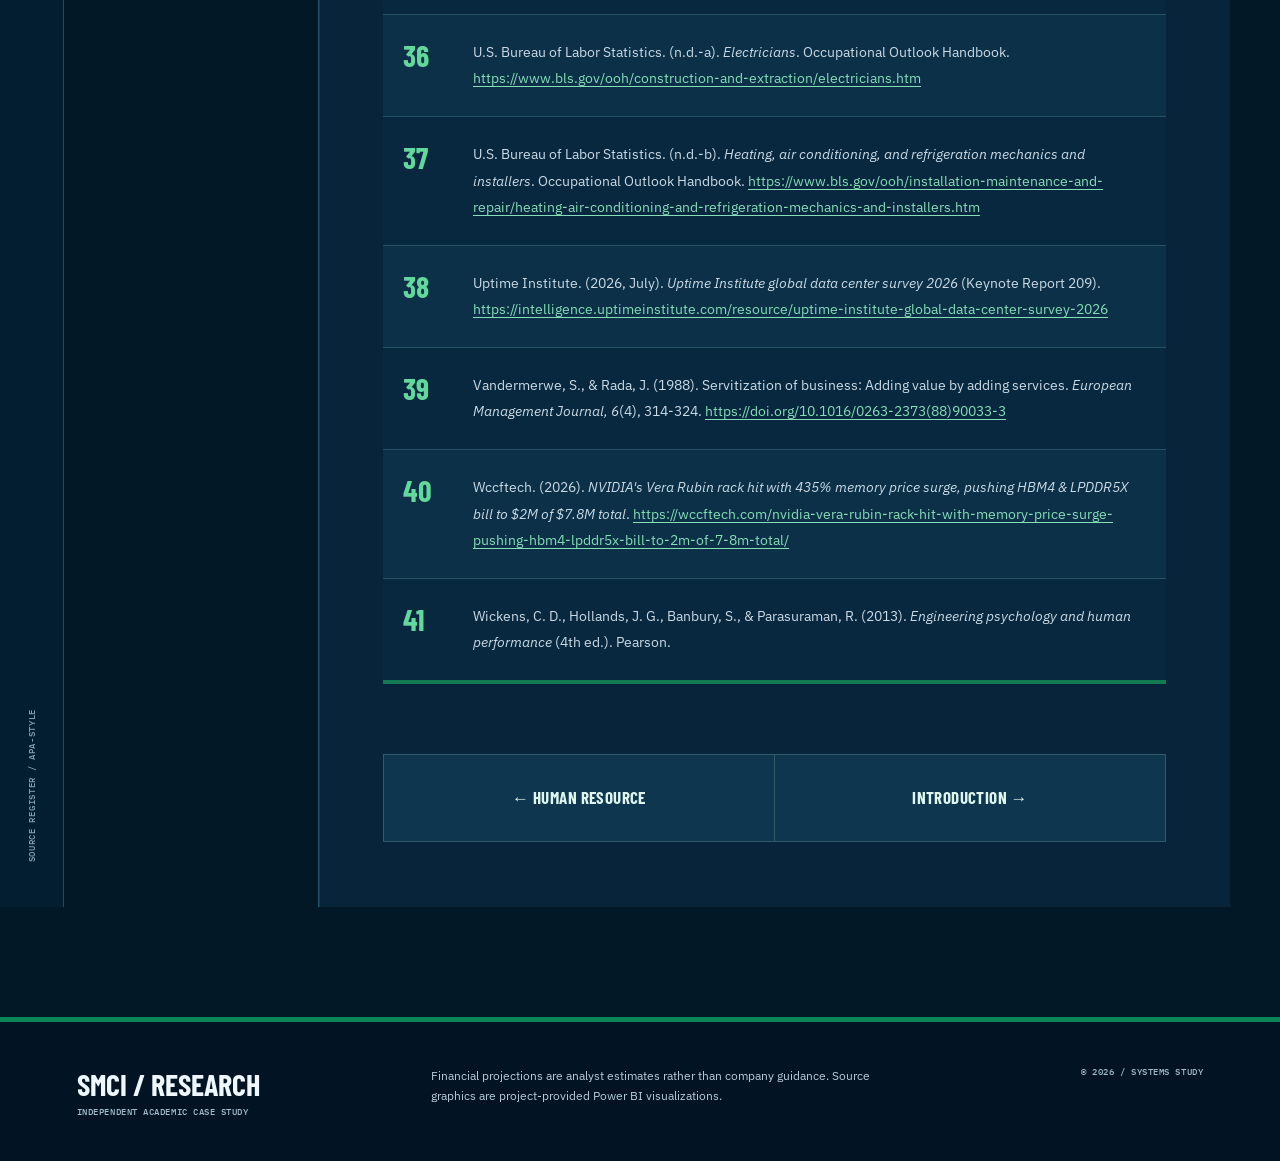
<file: references.html>
<!doctype html><html lang="en"><head><meta charset="utf-8"><meta name="viewport" content="width=device-width,initial-scale=1"><meta name="description" content="SMCI Reservation-Backed AI Factory research and business process redesign"><title>References | SMCI Process Transformation</title><link rel="stylesheet" href="style.css"></head><body class="chapter-refs">
<div class="meta-top"><span><span class="status-square"></span> OPERATIONS RESEARCH / INDEPENDENT STUDY</span><span>SUPER MICRO COMPUTER, INC. · NASDAQ: SMCI</span><span>FISCAL 2026—2031</span></div><header class="site-header"><div class="head-inner"><a class="brand" href="introduction.html" aria-label="SMCI research study home"><span class="brand-emblem"><span></span><span></span><span></span></span><span class="brand-type"><b>SMCI<span class="brand-slash">/</span>RESEARCH</b><small>AI INFRASTRUCTURE / SYSTEMS STUDY</small></span></a><nav aria-label="Primary navigation" class="nav"><a class="" href="introduction.html">Introduction</a><a class="" href="proposed-business-model.html">Proposed Business Model</a><a class="" href="business-process-analysis.html">Business Process Analysis</a><a class="" href="pricing-analysis.html">Pricing Analysis</a><a class="" href="operation-analysis.html">Operation Analysis</a><a class="" href="decision-analysis.html">Decision Analysis</a><a class="" href="customer-relations.html">Customer Relations</a><a class="" href="human-resource.html">Human Resource</a><a class="active" href="references.html" aria-current="page">References</a></nav><div class="header-meta">DOCUMENT<br><strong>09 / 09</strong></div></div></header>
<section class="hero"><div class="hero-layout"><div class="hero-copy"><div class="hero-index"><span class="crosshair">+</span>09 / SOURCE REGISTER<span class="hero-index-rule"></span><span>SMCI / 2026</span></div><h1>The research<br><span>foundation.</span></h1><p>A cumulative academic source register supporting the four-week study of process design, pricing, operations, customer relations, and human-resource management.</p><div class="hero-status"><i></i>FOUR-WEEK CUMULATIVE REGISTER / APA<span class="hero-status-end">ANALYST PROJECTION ≠ COMPANY GUIDANCE</span></div><div class="hero-cta"><a href="#content" class="read-link">EXPLORE THE ANALYSIS <span aria-hidden="true">↘</span></a><span>TECHNICAL REPORT / SYSTEM DESIGN</span></div></div><div class="hero-art" aria-label="Technical illustration of Supermicro research topic"><div class="art-plate art-reference"><div class="art-hud"><span>DOCUMENT CONTROL / OPERATIONS RESEARCH</span><span>INDEX / 009</span></div><div class="source-sheet"><div class="sheet-top"><span>SMCI / CASE FILE</span><b>REF. / 2026</b></div><div class="sheet-title">SOURCE REGISTER</div><div class="source-line"><span>01</span><i style="width:80%"></i></div><div class="source-line"><span>02</span><i style="width:74%"></i></div><div class="source-line"><span>03</span><i style="width:68%"></i></div><div class="source-line"><span>04</span><i style="width:62%"></i></div><div class="source-line"><span>05</span><i style="width:56%"></i></div><div class="source-line"><span>06</span><i style="width:50%"></i></div><div class="source-line"><span>07</span><i style="width:44%"></i></div><div class="sheet-stamp">RESEARCH<br>DOCUMENTATION</div></div><div class="art-bottom"><span class="art-alert good"></span> ACADEMIC / COMPANY / REGULATORY SOURCES</div></div></div></div></section>
<div class="layout"><div class="chapter-rail"><span>SMCI / SYSTEMS TRANSFORMATION</span><b>09</b><span>SOURCE REGISTER / APA-STYLE</span></div><aside class="sidebar"><div class="sidebar-index">09 <span>/ 09</span></div><div class="label">INDEX / REFERENCES</div><a href="#source-register">Cumulative source register</a></aside><main class="page" id="content"><div class="document-head"><span>FIELD REPORT / 09 / SOURCE REGISTER</span><span>SUPER MICRO COMPUTER, INC. / WEEKS 01–04</span></div><h1 id="source-register">References</h1><div class="reference-scope"><span class="scope-label">DOCUMENT CONTROL / CUMULATIVE APA REFERENCE REGISTER</span><strong>41 research sources</strong><p>Consolidated sources support the four-week study of business processes, pricing, operating efficiency, total quality control, customer retention, workforce development, OODA decision cycles, and recognition-primed decision-making.</p></div><p>Bass, F. M. (1969). A new product growth for model consumer durables. <em>Management Science, 15</em>(5), 215-227. <a href="https://doi.org/10.1287/mnsc.15.5.215" target="_blank" rel="noopener noreferrer">https://doi.org/10.1287/mnsc.15.5.215</a></p>
<p>Boyd, J. R. (1996). <em>The essence of winning and losing</em> [Unpublished briefing slides].</p>
<p>Cachon, G. P., &amp; Lariviere, M. A. (2001). Contracting to assure supply: How to share demand forecasts in a supply chain. <em>Management Science, 47</em>(5), 629-646. <a href="https://doi.org/10.1287/mnsc.47.5.629.10486" target="_blank" rel="noopener noreferrer">https://doi.org/10.1287/mnsc.47.5.629.10486</a></p>
<p>Clemen, R. T., &amp; Reilly, T. (2014). <em>Making hard decisions with DecisionTools</em> (3rd ed.). Cengage Learning.</p>
<p>Deming, W. E. (1986). <em>Out of the crisis</em>. MIT Center for Advanced Engineering Study.</p>
<p>Endsley, M. R. (1995). Toward a theory of situation awareness in dynamic systems. <em>Human Factors, 37</em>(1), 32-64. <a href="https://doi.org/10.1518/001872095779049543" target="_blank" rel="noopener noreferrer">https://doi.org/10.1518/001872095779049543</a></p>
<p>Fader, P. S., Hardie, B. G. S., &amp; Lee, K. L. (2005). RFM and CLV: Using iso-value curves for customer base analysis. <em>Journal of Marketing Research, 42</em>(4), 415-430. <a href="https://doi.org/10.1509/jmkr.2005.42.4.415" target="_blank" rel="noopener noreferrer">https://doi.org/10.1509/jmkr.2005.42.4.415</a></p>
<p>Feigenbaum, A. V. (1991). <em>Total quality control</em> (3rd ed., rev.). McGraw-Hill.</p>
<p>Green, D. M., &amp; Swets, J. A. (1966). <em>Signal detection theory and psychophysics</em>. Wiley.</p>
<p>Gupta, S., Lehmann, D. R., &amp; Stuart, J. A. (2004). Valuing customers. <em>Journal of Marketing Research, 41</em>(1), 7-18. <a href="https://doi.org/10.1509/jmkr.41.1.7.25084" target="_blank" rel="noopener noreferrer">https://doi.org/10.1509/jmkr.41.1.7.25084</a></p>
<p>HPCwire. (2026, July 30). <em>Supermicro expands DCBBS with precision-engineered AI rack series to accelerate deployment and time-to-online</em>. <a href="https://www.hpcwire.com/off-the-wire/supermicro-expands-dcbbs-with-precision-engineered-ai-rack-series-to-accelerate-deployment-and-time-to-online/" target="_blank" rel="noopener noreferrer">https://www.hpcwire.com/off-the-wire/supermicro-expands-dcbbs-with-precision-engineered-ai-rack-series-to-accelerate-deployment-and-time-to-online/</a></p>
<p>International Energy Agency. (2025). <em>Energy and AI</em>. <a href="https://www.iea.org/reports/energy-and-ai" target="_blank" rel="noopener noreferrer">https://www.iea.org/reports/energy-and-ai</a></p>
<p>Ishikawa, K. (1985). <em>What is total quality control? The Japanese way</em> (D. J. Lu, Trans.). Prentice-Hall.</p>
<p>Klein, G. A. (1998). <em>Sources of power: How people make decisions</em>. MIT Press.</p>
<p>Klein, G. A., Calderwood, R., &amp; Clinton-Cirocco, A. (1986). Rapid decision making on the fire ground. <em>Proceedings of the Human Factors Society Annual Meeting, 30</em>(6), 576-580. <a href="https://doi.org/10.1177/154193128603000616" target="_blank" rel="noopener noreferrer">https://doi.org/10.1177/154193128603000616</a></p>
<p>Law, A. M. (2015). <em>Simulation modeling and analysis</em> (5th ed.). McGraw-Hill Education.</p>
<p>Lee, H. L., Padmanabhan, V., &amp; Whang, S. (1997). Information distortion in a supply chain: The bullwhip effect. <em>Management Science, 43</em>(4), 546-558. <a href="https://doi.org/10.1287/mnsc.43.4.546" target="_blank" rel="noopener noreferrer">https://doi.org/10.1287/mnsc.43.4.546</a></p>
<p>McKinsey &amp; Company. (2025, April 28). <em>The cost of compute: A $7 trillion race to scale data centers</em>. <a href="https://www.mckinsey.com/industries/technology-media-and-communications/our-insights/the-cost-of-compute-a-7-trillion-dollar-race-to-scale-data-centers" target="_blank" rel="noopener noreferrer">https://www.mckinsey.com/industries/technology-media-and-communications/our-insights/the-cost-of-compute-a-7-trillion-dollar-race-to-scale-data-centers</a></p>
<p>Montgomery, D. C. (2019). <em>Introduction to statistical quality control</em> (8th ed.). Wiley.</p>
<p>The Motley Fool. (2026a, August 18). <em>Super Micro Computer (SMCI) Q4 2026 earnings call transcript</em>. <a href="https://www.fool.com/earnings/call-transcripts/2026/08/18/super-micro-computer-smci-q4-2026-earnings-call-transcript/" target="_blank" rel="noopener noreferrer">https://www.fool.com/earnings/call-transcripts/2026/08/18/super-micro-computer-smci-q4-2026-earnings-call-transcript/</a></p>
<p>The Motley Fool. (2026b, November 4). <em>Super Micro (SMCI) Q1 2027 earnings call transcript</em>. <a href="https://www.fool.com/earnings/call-transcripts/2026/11/04/super-micro-smci-q1-2027-earnings-call-transcript/" target="_blank" rel="noopener noreferrer">https://www.fool.com/earnings/call-transcripts/2026/11/04/super-micro-smci-q1-2027-earnings-call-transcript/</a></p>
<p>Nagle, T. T., Müller, G., &amp; Gruyaert, E. (2023). <em>The strategy and tactics of pricing: A guide to growing more profitably</em> (7th ed.). Routledge.</p>
<p>Network World. (2026). <em>IDC: Dell leads server market driven by AI infrastructure needs</em>. <a href="https://www.networkworld.com/article/4147841/idc-dell-leads-server-market-driven-by-ai-infrastructure-needs.html" target="_blank" rel="noopener noreferrer">https://www.networkworld.com/article/4147841/idc-dell-leads-server-market-driven-by-ai-infrastructure-needs.html</a></p>
<p>Osinga, F. P. B. (2007). <em>Science, strategy and war: The strategic theory of John Boyd</em>. Routledge.</p>
<p>Raiffa, H. (1968). <em>Decision analysis: Introductory lectures on choices under uncertainty</em>. Addison-Wesley.</p>
<p>Reichheld, F. F., &amp; Sasser, W. E., Jr. (1990). Zero defections: Quality comes to services. <em>Harvard Business Review, 68</em>(5), 105-111.</p>
<p>Sterman, J. D. (2000). <em>Business dynamics: Systems thinking and modeling for a complex world</em>. Irwin/McGraw-Hill.</p>
<p>Sultan, F., Farley, J. U., &amp; Lehmann, D. R. (1990). A meta-analysis of applications of diffusion models. <em>Journal of Marketing Research, 27</em>(1), 70-77.</p>
<p>Super Micro Computer, Inc. (2026a). <em>Form 10-K: Annual report for the fiscal year ended June 30, 2026</em>. U.S. Securities and Exchange Commission. <a href="https://www.sec.gov/Archives/edgar/data/0001375365/000137536526000022/smci-20260630.htm" target="_blank" rel="noopener noreferrer">https://www.sec.gov/Archives/edgar/data/0001375365/000137536526000022/smci-20260630.htm</a></p>
<p>Super Micro Computer, Inc. (2026b, August 11). <em>Supermicro announces fourth quarter and full fiscal year 2026 financial results</em>. <a href="https://ir.supermicro.com/news/news-details/2026/Supermicro-Announces-Fourth-Quarter-and-Full-Fiscal-Year-2026-Financial-Results/default.aspx" target="_blank" rel="noopener noreferrer">https://ir.supermicro.com/news/news-details/2026/Supermicro-Announces-Fourth-Quarter-and-Full-Fiscal-Year-2026-Financial-Results/default.aspx</a></p>
<p>Super Micro Computer, Inc. (2026c, August 20). <em>Supermicro announces completion of independent investigation and continued enhancement of export compliance program</em>. <a href="https://www.supermicro.com/en/pressreleases/supermicro-announces-completion-independent-investigation-and-continued-enhancement" target="_blank" rel="noopener noreferrer">https://www.supermicro.com/en/pressreleases/supermicro-announces-completion-independent-investigation-and-continued-enhancement</a></p>
<p>Super Micro Computer, Inc. (2026d, November 3). <em>Supermicro announces first quarter of fiscal year 2027 financial results</em>. <a href="https://www.supermicro.com/en/pressreleases/supermicro-announces-first-quarter-fiscal-year-2027-financial-results" target="_blank" rel="noopener noreferrer">https://www.supermicro.com/en/pressreleases/supermicro-announces-first-quarter-fiscal-year-2027-financial-results</a></p>
<p>Super Micro Computer, Inc. (2026e, February 3). <em>Second quarter of fiscal year 2026 financial results</em> [Exhibit 99.1, Form 8-K]. U.S. Securities and Exchange Commission. <a href="https://www.sec.gov/Archives/edgar/data/1375365/000137536526000006/exhibit991_20251231.htm" target="_blank" rel="noopener noreferrer">https://www.sec.gov/Archives/edgar/data/1375365/000137536526000006/exhibit991_20251231.htm</a></p>
<p>Super Micro Computer, Inc. (2026f, May 5). <em>Third quarter of fiscal year 2026 financial results</em> [Exhibit 99.1, Form 8-K]. U.S. Securities and Exchange Commission. <a href="https://www.sec.gov/Archives/edgar/data/0001375365/000137536526000013/exhibit991_20260331.htm" target="_blank" rel="noopener noreferrer">https://www.sec.gov/Archives/edgar/data/0001375365/000137536526000013/exhibit991_20260331.htm</a></p>
<p>U.S. Attorney's Office, Southern District of New York. (2026, March). <em>Three charged with conspiring to unlawfully divert U.S. artificial intelligence technology to China</em>. U.S. Department of Justice. <a href="https://www.justice.gov/usao-sdny/pr/three-charged-conspiring-unlawfully-divert-us-artificial-intelligence-technology-china" target="_blank" rel="noopener noreferrer">https://www.justice.gov/usao-sdny/pr/three-charged-conspiring-unlawfully-divert-us-artificial-intelligence-technology-china</a></p>
<p>U.S. Bureau of Labor Statistics. (n.d.-a). <em>Electricians</em>. Occupational Outlook Handbook. <a href="https://www.bls.gov/ooh/construction-and-extraction/electricians.htm" target="_blank" rel="noopener noreferrer">https://www.bls.gov/ooh/construction-and-extraction/electricians.htm</a></p>
<p>U.S. Bureau of Labor Statistics. (n.d.-b). <em>Heating, air conditioning, and refrigeration mechanics and installers</em>. Occupational Outlook Handbook. <a href="https://www.bls.gov/ooh/installation-maintenance-and-repair/heating-air-conditioning-and-refrigeration-mechanics-and-installers.htm" target="_blank" rel="noopener noreferrer">https://www.bls.gov/ooh/installation-maintenance-and-repair/heating-air-conditioning-and-refrigeration-mechanics-and-installers.htm</a></p>
<p>Uptime Institute. (2026, July). <em>Uptime Institute global data center survey 2026</em> (Keynote Report 209). <a href="https://intelligence.uptimeinstitute.com/resource/uptime-institute-global-data-center-survey-2026" target="_blank" rel="noopener noreferrer">https://intelligence.uptimeinstitute.com/resource/uptime-institute-global-data-center-survey-2026</a></p>
<p>Vandermerwe, S., &amp; Rada, J. (1988). Servitization of business: Adding value by adding services. <em>European Management Journal, 6</em>(4), 314-324. <a href="https://doi.org/10.1016/0263-2373(88)90033-3" target="_blank" rel="noopener noreferrer">https://doi.org/10.1016/0263-2373(88)90033-3</a></p>
<p>Wccftech. (2026). <em>NVIDIA's Vera Rubin rack hit with 435% memory price surge, pushing HBM4 &amp; LPDDR5X bill to $2M of $7.8M total</em>. <a href="https://wccftech.com/nvidia-vera-rubin-rack-hit-with-memory-price-surge-pushing-hbm4-lpddr5x-bill-to-2m-of-7-8m-total/" target="_blank" rel="noopener noreferrer">https://wccftech.com/nvidia-vera-rubin-rack-hit-with-memory-price-surge-pushing-hbm4-lpddr5x-bill-to-2m-of-7-8m-total/</a></p>
<p>Wickens, C. D., Hollands, J. G., Banbury, S., &amp; Parasuraman, R. (2013). <em>Engineering psychology and human performance</em> (4th ed.). Pearson.</p>
<div class="endnav"><a href="human-resource.html">← Human Resource</a><a href="introduction.html">Introduction →</a></div></main></div>
<footer><div class="footer-in"><div><b>SMCI / RESEARCH</b><span>INDEPENDENT ACADEMIC CASE STUDY</span></div><p>Financial projections are analyst estimates rather than company guidance. Source graphics are project-provided Power BI visualizations.</p><div class="footer-code">© 2026 / SYSTEMS STUDY</div></div></footer><div id="lightbox" role="dialog" aria-label="Enlarged research figure"><button aria-label="Close">×</button><img alt="Enlarged figure"></div><script src="script.js"></script></body></html>
</file>
<file: style.css>
@import url('https://fonts.googleapis.com/css2?family=Space+Grotesk:wght@400;500;600;700&display=swap');
@import url('https://fonts.googleapis.com/css2?family=Barlow+Condensed:wght@400;500;600;700;800&family=IBM+Plex+Mono:wght@400;500;600&family=IBM+Plex+Sans:wght@400;450;500;600;700&display=swap');

/* SMCI independent research | engineered editorial design */
:root{--blue:#003a70;--blue-dark:#092e51;--blue-ink:#102c46;--green:#009639;--red:#d22630;--paper:#f4f6f7;--white:#fff;--line:#cbd5dc;--muted:#5c6e7b;--mono:'IBM Plex Mono',Consolas,monospace;--display:'Barlow Condensed','Arial Narrow',sans-serif;--body:'IBM Plex Sans',Arial,sans-serif}
*{box-sizing:border-box}
html{scroll-behavior:smooth;scroll-padding-top:125px}
body{margin:0;color:var(--blue-ink);background:var(--paper);font-family:var(--body);font-size:15px;line-height:1.72;overflow-x:hidden}
a{color:var(--blue);text-decoration:none}
a:hover{text-decoration:underline}
button{font:inherit}
::selection{background:#c2eccb;color:#082a46}
:focus-visible{outline:3px solid var(--green);outline-offset:4px}
.meta-top{height:28px;background:var(--blue-dark);color:#dce8f1;font:500 9px/28px var(--mono);letter-spacing:.065em;display:flex;align-items:center;justify-content:space-between;padding:0 clamp(20px,4.2vw,80px);gap:15px}
.meta-top>span:nth-child(2){color:#a1bace}
.status-square{width:6px;height:6px;display:inline-block;background:#32d56e;margin-right:7px;vertical-align:1px;box-shadow:0 0 0 3px #156739}
.site-header{position:sticky;top:0;z-index:80;background:#fff;border-bottom:1px solid #d4e0e7;box-shadow:0 2px 0 rgba(0,58,112,.03)}
.head-inner{max-width:1600px;margin:0 auto;min-height:79px;padding:0 clamp(20px,4.2vw,80px);display:flex;align-items:center;gap:25px}
.brand{display:flex;align-items:center;gap:13px;white-space:nowrap;color:var(--blue-dark)}
.brand:hover{text-decoration:none}
.brand-emblem{width:48px;height:44px;background:var(--blue);display:flex;align-items:end;justify-content:center;gap:4px;padding:9px 8px 11px;position:relative}
.brand-emblem::before{content:'';position:absolute;left:0;bottom:0;width:22px;height:4px;background:var(--green)}
.brand-emblem span{width:7px;border:1px solid #b3d0e4;background:#b7d4e8;height:15px}
.brand-emblem span:nth-child(2){height:23px;background:#fff}
.brand-emblem span:nth-child(3){height:19px;background:#7fbcce}
.brand-type{display:flex;flex-direction:column;justify-content:center}
.brand-type b{font-family:var(--display);font-size:27px;line-height:1;letter-spacing:.005em}
.brand-slash{color:var(--green);padding:0 2px}
.brand-type small{font:600 8.5px var(--mono);color:#607788;letter-spacing:.065em;margin-top:5px}
.nav{display:flex;gap:0;align-items:stretch;margin-left:auto;height:79px}
.nav a{display:flex;align-items:center;border-left:1px solid #e5e9ed;padding:0 clamp(11px,1.7vw,30px);font-family:var(--body);font-size:13px;font-weight:600;color:#314c62;white-space:nowrap;position:relative}
.nav a:last-child{border-right:1px solid #e5e9ed}
.nav a:hover{text-decoration:none;background:#f3f6f8}
.nav a.active{color:var(--blue);background:#f7fafb}
.nav a.active::after{position:absolute;bottom:0;left:0;right:0;height:4px;content:'';background:var(--green)}
.header-meta{text-align:right;color:#718491;font:500 9px/1.4 var(--mono);letter-spacing:.06em;white-space:nowrap}
.header-meta strong{color:var(--blue);font-size:13px}
.hero{background:#fff;border-bottom:1px solid #cdd8de}
.hero-layout{max-width:1600px;margin:auto;display:grid;grid-template-columns:minmax(0,1fr) minmax(440px,44%);min-height:520px}
.hero-copy{padding:67px 42px 53px clamp(22px,6vw,105px);display:flex;flex-direction:column;align-items:flex-start;position:relative;background-color:#fff}
.hero-copy::before{content:'';position:absolute;left:0;top:0;height:100%;width:5px;background:var(--green)}
.hero-index{font:600 10px var(--mono);color:var(--blue);letter-spacing:.12em;display:flex;gap:15px;align-items:center;width:min(100%,590px);white-space:nowrap}
.hero-index .crosshair{color:var(--green);font:400 26px/1 var(--mono)}
.hero-index-rule{flex:1;max-width:120px;height:1px;background:#bcccd5}
.hero-index>span:last-child{color:#8999a5;letter-spacing:0}
.hero h1{font-family:var(--display);font-size:clamp(69px,7.1vw,116px);font-weight:700;line-height:.84;letter-spacing:-.019em;text-transform:uppercase;color:var(--blue-dark);margin:36px 0 29px}
.hero h1 span{color:var(--blue);display:inline-block}
.hero h1 span::after{content:'';display:block;height:6px;width:38%;background:var(--green);margin-top:15px}
.hero-copy>p{font-size:16px;max-width:570px;line-height:1.8;color:#41596a;margin:0 0 31px}
.hero-status{width:100%;max-width:630px;display:flex;align-items:center;gap:10px;border-top:1px solid #ced9df;padding-top:16px;color:var(--blue);font:500 9px var(--mono);letter-spacing:.02em;flex-wrap:wrap}
.hero-status i{width:7px;height:7px;background:var(--green);display:inline-block}
.hero-status-end{margin-left:auto;color:#7e8d97;font-size:8px}
.hero-cta{margin-top:auto;padding-top:33px;display:flex;align-items:center;justify-content:space-between;gap:22px;width:100%;max-width:630px}
.read-link{display:flex;gap:20px;align-items:center;background:var(--blue);padding:14px 17px;color:#fff;font:600 10px var(--mono);letter-spacing:.025em}
.read-link:hover{background:var(--green);color:#fff;text-decoration:none}
.read-link span{font-size:19px;line-height:1}
.hero-cta>span{font:500 9px var(--mono);color:#8a969f;letter-spacing:.04em}
.hero-art{position:relative;overflow:hidden;background:var(--blue-dark);border-left:1px solid #b7c8d4}
.art-plate{position:absolute;inset:0;overflow:hidden;background-color:#072d50;background-image:linear-gradient(#17486b88 1px,transparent 1px),linear-gradient(90deg,#17486b88 1px,transparent 1px);background-size:35px 35px;color:#f4ffff}
.art-plate::before{content:'';position:absolute;inset:18px;border:1px solid #4e79926b;pointer-events:none}
.art-plate::after{content:'';position:absolute;top:14px;right:15px;border-top:2px solid var(--green);border-right:2px solid var(--green);height:24px;width:24px;pointer-events:none}
.art-hud{position:absolute;left:35px;right:35px;top:29px;display:flex;justify-content:space-between;gap:20px;font:500 9px var(--mono);color:#b9d8ec;letter-spacing:.08em}
.art-hud span:last-child{color:#64bb95}
.rack-gallery{position:absolute;left:12%;right:12%;top:18%;bottom:17%;display:flex;align-items:flex-end;justify-content:center;gap:14px;transform:perspective(800px) rotateY(-7deg)}
.rack-unit{width:29%;max-width:140px;height:88%;border:2px solid #6d9eb5;background:#0c3558;box-shadow:12px 10px 0 #031a31,12px 10px 0 2px #2c6482;display:flex;flex-direction:column;padding:10px 8px 4px;gap:5px;position:relative}
.rack-unit:nth-child(1){height:80%;opacity:.83}.rack-unit:nth-child(2){height:99%}.rack-unit:nth-child(3){height:90%;opacity:.91}
.rack-cap{display:flex;justify-content:flex-end;gap:4px;height:11px;border-bottom:1px solid #5a7d9a;padding-bottom:4px}
.rack-cap i{width:5px;height:5px;background:var(--green)}
.rack-cap i:nth-child(3){background:#ffae62}
.rack-slot{flex:1;border:1px solid #4d7a96;background:repeating-linear-gradient(90deg,#274e68 0px,#274e68 2px,#08283f 3px,#08283f 7px);display:flex;align-items:center;gap:4px;padding:0 5px;min-height:9px}
.rack-slot span{height:45%;width:56%;border:1px solid #9bb3c2}
.rack-slot b{width:4px;height:4px;background:#15c568;border-radius:50%}
.rack-slot b:last-child{background:#8aa6ba}
.rack-base{font:500 7px var(--mono);color:#b9d4e6;line-height:10px;letter-spacing:.05em}
.art-pointer{position:absolute;z-index:3;font:500 9px var(--mono);color:#fff;border-top:1px solid #2fab6b;padding-top:8px;white-space:nowrap;letter-spacing:.07em}
.art-pointer span{color:#53d394;margin-right:8px}
.art-pointer.p1{top:22%;left:5%;transform:translateY(-100%)}.art-pointer.p2{right:5%;top:72%}
.art-bottom{position:absolute;bottom:31px;left:34px;right:34px;border-top:1px solid #47708c;padding-top:13px;display:flex;align-items:center;gap:10px;font:500 9px var(--mono);color:#c7d9e3;letter-spacing:.025em}
.art-alert{height:8px;width:8px;background:var(--red);display:inline-block;flex-shrink:0}.art-alert.good{background:#38d06b}
.gate-diagram{position:absolute;left:8%;right:8%;top:28%;display:grid;grid-template-columns:repeat(3,1fr);gap:16px;align-items:stretch}
.gate{border-top:3px solid var(--green);border-bottom:1px solid #417996;border-left:1px solid #417996;border-right:1px solid #417996;background:#0a3458;min-height:175px;padding:20px 12px;position:relative}
.gate:not(:last-child)::after{content:'→';position:absolute;right:-20px;top:49%;color:#58cc89;font-size:21px;z-index:2}
.gate>span{font:500 12px var(--mono);color:#57d080}
.gate strong{display:block;margin-top:14px;font:700 clamp(25px,3vw,38px) var(--display);letter-spacing:.025em}
.gate small{display:block;color:#b8d1e2;font:400 10px/1.65 var(--body);margin-top:10px}
.gate-2{margin-top:35px}.gate-3{margin-top:70px}
.system-trace{position:absolute;left:9%;right:10%;bottom:19%;height:40px;border-left:1px dashed #5e9bba;border-bottom:1px dashed #5e9bba;border-right:1px dashed #5e9bba}
.system-trace span{position:absolute;bottom:-4px;width:7px;height:7px;background:#25c55d}.system-trace span:nth-child(1){left:17%}.system-trace span:nth-child(2){left:50%}.system-trace span:nth-child(3){left:84%}
.source-sheet{position:absolute;inset:21% 18% 17% 16%;background:#f0f4f6;color:#163e60;transform:rotate(-5deg);padding:26px 30px;border-left:6px solid var(--green);box-shadow:13px 13px 0 #041d34,14px 14px 0 1px #5f879b}
.sheet-top{display:flex;justify-content:space-between;gap:8px;font:600 9px var(--mono);border-bottom:2px solid var(--blue);padding-bottom:11px}
.sheet-top b{color:var(--green)}
.sheet-title{font:700 38px var(--display);margin:17px 0 10px}
.source-line{display:flex;gap:12px;align-items:center;padding:7px 0;border-bottom:1px solid #cbdae1}
.source-line span{font:500 9px var(--mono);color:var(--green)}
.source-line i{height:3px;display:block;background:#a7c0d3}
.sheet-stamp{font:700 9px/1.4 var(--mono);color:#7291a4;text-align:right;margin-top:11px;letter-spacing:.06em}
.metric-rail{display:grid;grid-template-columns:repeat(4,minmax(0,1fr));border-top:1px solid #cbd9e1;max-width:1600px;margin:auto;background:#edf1f4;padding:0 clamp(20px,5vw,95px)}
.metric{position:relative;padding:25px 30px 26px;border-left:1px solid #c5d3db;display:flex;flex-direction:column;min-height:126px}
.metric:last-child{border-right:1px solid #c5d3db}
.metric-num{font:500 9px var(--mono);color:var(--green);margin-bottom:7px}
.metric strong{font:700 clamp(30px,3.1vw,47px)/.95 var(--display);color:var(--blue-dark);letter-spacing:.005em}
.metric small{font:500 10px var(--mono);letter-spacing:.045em;margin-top:10px;color:#587184}
.layout{max-width:1600px;margin:0 auto;display:grid;grid-template-columns:64px 232px minmax(0,1fr);padding:0 clamp(15px,3.9vw,74px) 110px 0;column-gap:0;align-items:start}
.chapter-rail{min-height:100%;border-right:1px solid #d8e1e7;background:#edf1f3;display:flex;align-items:center;flex-direction:column;gap:40px;padding:45px 10px;color:#607c92}
.chapter-rail span{font:500 9px var(--mono);white-space:nowrap;writing-mode:vertical-rl;transform:rotate(180deg);letter-spacing:.075em}
.chapter-rail span:last-child{margin-top:auto;color:#9aa8b3}
.chapter-rail b{font:700 29px var(--display);color:var(--blue);border-top:3px solid var(--green);padding-top:12px}
.sidebar{position:sticky;top:100px;padding:54px 17px 30px 26px;max-height:calc(100vh - 108px);overflow:auto;align-self:start}
.sidebar-index{font:700 58px/.95 var(--display);color:var(--blue)}
.sidebar-index span{font:500 13px var(--mono);color:#9daeb9;vertical-align:top}
.sidebar .label{font:600 9px var(--mono);letter-spacing:.075em;color:#7a8e9c;margin:19px 0 13px;border-top:1px solid #cbd7df;padding-top:13px}
.sidebar a{display:block;color:#617687;padding:10px 10px 10px 14px;font-size:12px;font-weight:500;line-height:1.45;border-left:2px solid #d5dfe5}
.sidebar a:hover,.sidebar a.current{color:var(--blue);text-decoration:none;border-left-color:var(--green);background:#e9f2f1}
.page{min-width:0;margin:0 0 0 22px;padding:50px clamp(24px,5vw,82px) 65px;border-left:1px solid #dce4e9;background:#fff;box-shadow:1px 0 #edf1f3}
.document-head{display:flex;gap:15px;justify-content:space-between;border-top:4px solid var(--blue);padding-top:11px;margin-bottom:28px;color:#718698;font:500 9px var(--mono);letter-spacing:.075em}
.document-head span:first-child{color:var(--green)}
.page>h1{font:700 clamp(49px,5vw,77px)/1 var(--display);text-transform:uppercase;color:var(--blue-dark);margin:0 0 31px;letter-spacing:-.01em}
.page{counter-reset:sect fig}
.page>h2{font:700 clamp(32px,3vw,46px)/1.13 var(--display);color:var(--blue);text-transform:uppercase;letter-spacing:.01em;margin:72px 0 20px;padding:31px 0 0;border-top:2px solid #cbd8e0;counter-increment:sect}
.page>h2::before{content:'SECTION / ' counter(sect,decimal-leading-zero);font:600 10px var(--mono);color:var(--green);letter-spacing:.12em;display:block;margin-bottom:12px}
.page h3{font:700 25px/1.3 var(--display);text-transform:uppercase;letter-spacing:.025em;color:var(--blue-dark);margin:45px 0 15px}
.page p{margin:12px 0 23px;max-width:920px;color:#364c5e;line-height:1.87}
.page p strong{color:#123b5b}
.page>p:first-of-type{font-size:16px}
.page ul,.page ol{margin:11px 0 27px;padding-left:25px;max-width:940px;color:#3b5265}
.page li{padding:4px 0 8px}
.page li::marker{color:var(--green);font-weight:700}
.page hr{height:1px;border:0;background:#d1dee6;margin:48px 0}
.page .notice{padding:24px;background:#eef6f2;border-left:4px solid var(--green);color:#285b41;margin:30px 0}
.table-wrap{border:1px solid #ccd8e1;margin:26px 0 39px;overflow-x:auto;background:#fff}
.page table{width:100%;border-collapse:collapse;background:#fff;font:400 13px/1.5 var(--body);min-width:670px}
.page thead th{background:var(--blue);color:#fff;text-align:left;padding:14px 14px;font:600 11px/1.45 var(--body);letter-spacing:.02em;border-right:1px solid #4c7492}
.page tbody td{padding:13px 14px;vertical-align:top;border-right:1px solid #e1e7ec;border-bottom:1px solid #e3e8ec;color:#344f63}
.page tbody tr:nth-child(even) td{background:#edf3f6}
.page tbody tr:hover td{background:#e5f2e9}
.page tbody td:first-child{font-weight:600;color:var(--blue-dark)}
.page figure.figure{margin:34px 0 15px;background:#fff;border:1px solid #bfcbd3;position:relative;counter-increment:fig;overflow:hidden}
.page figure.figure::before{display:block;content:'EXHIBIT / ' counter(fig,decimal-leading-zero) '       •       EVIDENCE & ANALYSIS';background:#0a365b;color:#e8f1f5;font:500 10px/1.4 var(--mono);letter-spacing:.07em;padding:14px 20px;border-left:5px solid var(--green)}
.figure img{display:block;width:100%;height:auto;object-fit:contain;cursor:zoom-in;background:#fff}
.figure img:focus{outline:3px solid var(--green)}
.figure figcaption{font-size:12px;line-height:1.7;color:#5b6f7e;padding:15px 20px 18px;border-top:1px solid #d9e1e7;background:#f4f7f8}
.figure figcaption strong{color:var(--blue)}
.page figure.photo{max-width:850px}
.page figure.photo img{height:auto;min-height:200px;max-height:450px;object-fit:cover}
.page figure.process{margin-left:-6%;margin-right:-6%}
.chapter-proposed .page figure.process img,.chapter-intro .page figure.process img{min-height:300px;object-fit:contain}
.endnav{display:grid;grid-template-columns:1fr 1fr;gap:1px;background:#cdd8df;border:1px solid #cdd8df;margin:70px 0 0}
.endnav a{background:#f0f4f6;display:flex;align-items:center;justify-content:center;min-height:86px;padding:20px;color:var(--blue);font:700 17px var(--display);text-transform:uppercase;letter-spacing:.025em}
.endnav a:hover{background:var(--blue);color:#fff;text-decoration:none}
.chapter-refs .page{counter-reset:refs}
.chapter-refs .page>p{counter-increment:refs;position:relative;background:#f4f7f8;margin:0;border-bottom:1px solid #d0dde3;max-width:100%;padding:24px 25px 24px 90px;font-size:14px;line-height:1.9;overflow-wrap:anywhere}
.chapter-refs .page>p:nth-of-type(odd){background:#fff}
.chapter-refs .page>p::before{content:counter(refs,decimal-leading-zero);position:absolute;top:22px;left:20px;color:var(--green);font:700 30px var(--display);letter-spacing:.01em}
.chapter-refs .page>p a{color:var(--blue);text-decoration:underline;text-underline-offset:3px}
.chapter-refs .page>p:first-of-type{border-top:4px solid var(--blue)}
.chapter-refs .page>p:last-of-type{border-bottom:4px solid var(--blue)}
footer{background:var(--blue-dark);color:#c0d3e1;border-top:5px solid var(--green)}
.footer-in{max-width:1550px;margin:auto;padding:44px clamp(22px,6vw,110px);display:flex;align-items:flex-start;justify-content:space-between;gap:35px}
.footer-in>div:first-child{display:flex;flex-direction:column;white-space:nowrap;gap:4px}
.footer-in b{font:700 30px var(--display);color:#fff}
.footer-in span,.footer-code{font:500 9px var(--mono);letter-spacing:.06em;color:#9ebad0}
.footer-in p{font:400 12px/1.7 var(--body);max-width:480px;margin:0}
#lightbox{position:fixed;inset:0;z-index:300;display:none;align-items:center;justify-content:center;padding:52px;background:#071c30ef;cursor:zoom-out}
#lightbox.show{display:flex}
#lightbox img{max-width:94vw;max-height:88vh;object-fit:contain;background:white;box-shadow:0 12px 45px #0005}
#lightbox button{position:absolute;top:18px;right:22px;width:45px;height:45px;border:1px solid #86a3b8;background:var(--blue);color:#fff;font-size:29px;line-height:1;cursor:pointer}
#lightbox button:hover{background:var(--green)}
@media(max-width:1180px){.hero-layout{grid-template-columns:minmax(0,1fr) 42%;min-height:450px}.hero-copy{padding:47px 32px}.hero h1{font-size:clamp(58px,6.9vw,83px)}.hero-copy>p{font-size:14px}.layout{grid-template-columns:0 210px minmax(0,1fr);padding-right:18px}.chapter-rail{display:none}.page{padding:38px 35px;margin-left:8px}.header-meta{display:none}.metric{padding:20px}.brand-type small{font-size:7px}}
@media(max-width:860px){.meta-top{justify-content:center}.meta-top span:nth-child(2),.meta-top span:nth-child(3){display:none}.head-inner{flex-wrap:wrap;padding:10px 20px 0;gap:8px}.brand{width:100%;padding:4px 0 8px}.nav{width:100%;height:50px;margin:0;overflow-x:auto}.nav a{padding:0 16px;justify-content:center;font-size:12px}.hero-layout{display:block}.hero-copy{min-height:auto;padding:52px 26px 39px}.hero h1{font-size:clamp(70px,12vw,108px)}.hero-art{height:340px;border-left:0;border-top:1px solid #bad2e0}.art-plate::before{inset:13px}.rack-gallery{top:17%;bottom:14%;max-width:440px;margin:auto}.metric-rail{padding:0 18px}.metric{padding:16px}.metric strong{font-size:34px}.metric small{font-size:8px}.layout{display:block;padding:0 15px 70px}.sidebar{position:static;max-height:none;padding:22px 18px 18px;margin:0;border:0;border-bottom:1px solid #d1dce4}.sidebar-index{display:inline-block;font-size:32px;vertical-align:middle;margin-right:20px}.sidebar .label{display:inline-block;vertical-align:middle;border-top:0;padding:0;margin:0}.sidebar a{display:inline-block;margin:7px 3px;padding:6px 10px;border:1px solid #ccdae2;max-width:100%;font-size:11px}.page{margin:0;padding:30px 23px;border-left:0}.page figure.process{margin:24px -2%}.footer-in{flex-wrap:wrap}.gate-diagram{left:6%;right:6%;top:22%}.gate{min-height:155px}.source-sheet{top:15%;bottom:15%;left:24%;right:24%}}
@media(max-width:540px){.brand-type b{font-size:23px}.brand-emblem{width:39px;height:40px}.nav a{font-size:11px;padding:0 12px}.hero-copy{padding:40px 20px 28px}.hero-index{font-size:9px;gap:8px}.hero-index span:last-child{display:none}.hero h1{font-size:clamp(63px,15vw,87px);line-height:.9;margin:29px 0}.hero-copy>p{font-size:14px}.hero-status-end{margin-left:0;width:100%;padding-left:17px}.hero-cta{align-items:flex-start}.hero-cta>span{display:none}.hero-art{height:290px}.art-hud{left:24px;right:24px;top:23px;font-size:7px}.art-bottom{left:24px;right:24px;font-size:7px;bottom:21px}.rack-gallery{left:14%;right:14%;gap:8px}.rack-unit{padding:5px 4px 3px;gap:3px}.art-pointer{font-size:7px}.gate-diagram{left:5%;right:5%;gap:7px;top:25%}.gate{padding:13px 8px;min-height:120px}.gate strong{font-size:23px}.gate small{font-size:8px;line-height:1.5}.gate:not(:last-child)::after{right:-12px;font-size:13px}.gate-2{margin-top:20px}.gate-3{margin-top:40px}.source-sheet{left:16%;right:16%;top:16%;bottom:16%;padding:20px}.sheet-title{font-size:30px}.source-line{padding:4px 0}.metric-rail{grid-template-columns:repeat(2,1fr);padding:0}.metric{min-height:101px}.metric:nth-child(2){border-right:1px solid #c5d3db}.metric:nth-child(n+3){border-top:1px solid #c5d3db}.metric strong{font-size:32px}.metric small{font-size:8px}.layout{padding:0 10px 55px}.sidebar{padding:17px 9px}.page{padding:26px 14px}.document-head{font-size:7px}.document-head span:last-child{display:none}.page>h1{font-size:55px}.page>h2{font-size:35px;margin-top:50px}.page figure.figure::before{font-size:8px;padding:11px 12px}.figure figcaption{padding:12px 13px;font-size:11px}.table-wrap{margin:18px -4px}.page table{font-size:12px}.page tbody td{padding:9px}.page thead th{padding:10px}.chapter-refs .page>p{padding:16px 12px 19px 47px;font-size:12px}.chapter-refs .page>p::before{left:10px;font-size:23px}.endnav a{min-height:65px;font-size:13px;padding:10px}.footer-in{padding:30px 20px}.footer-in b{font-size:25px}}
@media(prefers-reduced-motion:reduce){html{scroll-behavior:auto}*,*::before,*::after{animation-duration:.01ms!important;transition-duration:.01ms!important}}

/* ═══════════ SMCI / DARK SYSTEMS EDITION ═══════════ */
/* Technical report palette, compact figures and exhibit commentary. */
:root{
  --midnight:#031827;
  --deep:#061e32;
  --deep-soft:#0a2943;
  --deep-raised:#0c314c;
  --forest:#006e45;
  --emerald:#26b47b;
  --bright-green:#69d59f;
  --type:#e5eff6;
  --type-soft:#bdcfdd;
  --border-dark:#234b61;
}
body{background:var(--midnight);color:var(--type)}
.meta-top{background:#02101e;color:#a9c3d5;border-bottom:1px solid #17445b}
.meta-top>span:nth-child(2){color:#9bb8c9}
.site-header{background:#06233a;border-bottom:1px solid #27556b;box-shadow:0 5px 22px #0003}
.brand,.brand-type b{color:#f0f7fb}
.brand-type small{color:#a3bdca}
.brand-emblem{background:var(--forest);border:1px solid #31a36c}
.brand-emblem::before{background:#a3e3bf}
.brand-slash{color:#53ce91}
.nav a{color:#c5d7e3;border-color:#284a61}
.nav a:last-child{border-color:#284a61}
.nav a:hover{background:#10405a;color:#fff}
.nav a.active{color:#fff;background:#10445a}
.nav a.active::after{background:var(--bright-green)}
.header-meta{color:#93b1c4}
.header-meta strong{color:#e0f3f9}
.hero{background:var(--deep);border-color:#235068}
.hero-layout{background:var(--deep)}
.hero-copy{background:#06233b}
.hero-copy::before{background:#139763}
.hero-index{color:#7bddaa}
.hero-index .crosshair{color:#66dca0}
.hero-index-rule{background:#326078}
.hero-index>span:last-child{color:#95afc0}
.hero h1{color:#f5fafe}
.hero h1 span{color:#97d1ee}
.hero h1 span::after{background:#19a86a}
.hero-copy>p{color:#c5d5e1}
.hero-status{color:#a8e9c5;border-color:#346176}
.hero-status i{background:#39cd86}
.hero-status-end{color:#9eb8c9}
.hero-cta>span{color:#a6becf}
.read-link{background:#08704b;color:#f9fffb;border:1px solid #36bb81}
.read-link:hover{background:#13975e}
.hero-art{border-color:#1e536a}
.metric-rail{background:#05253c;border-color:#26526a}
.metric{border-color:#28556b}
.metric:last-child{border-color:#28556b}
.metric strong{color:#eff8ff}
.metric-num{color:#58d69b}
.metric small{color:#adc5d2}
.layout{background:var(--midnight)}
.chapter-rail{background:#041e31;color:#8cb4c3;border-color:#24495d}
.chapter-rail span:last-child{color:#80a1b5}
.chapter-rail b{color:#e1f5ff;border-color:#159d6b}
.sidebar{background:transparent}
.sidebar-index{color:#e4f1fa}
.sidebar-index span{color:#82a3b6}
.sidebar .label{color:#93b3c8;border-color:#2c5368}
.sidebar a{color:#b4c9d6;border-color:#2b5064}
.sidebar a:hover,.sidebar a.current{background:#0c354c;color:#e9f8f1;border-left-color:#32c388}
.page{background:#08243b;border-color:#275168;box-shadow:inset 1px 0 #123c55}
.document-head{border-color:#178257;color:#9fbacb}
.document-head span:first-child{color:#73dbab}
.page>h1{color:#f1f9fb}
.page>h2{color:#e4f4fe;border-color:#2c536a}
.page>h2::before{color:#55d294}
.page h3{color:#dff0f8}
.page p,.page ul,.page ol{color:var(--type-soft)}
.page p strong,.page li strong{color:#e8f5fb}
.page li::marker{color:#55cd92}
.page hr{background:#2a536b}
.page a{color:#8be3b7}
.page .notice{background:#0d3a36;color:#d6f5e6;border-color:#2ac488}
.table-wrap{background:#0a2c46;border-color:#315c6e}
.page table{background:#0a2b43}
.page thead th{background:#005a41;color:#f1fbf5;border-color:#297b5f}
.page tbody td{background:#0b2d45;color:#d3e0e9;border-color:#21475c}
.page tbody tr:nth-child(even) td{background:#0e344c}
.page tbody tr:hover td{background:#164a52}
.page tbody td:first-child{color:#e9f8fd}
.endnav{border-color:#315b6b;background:#315b6b}
.endnav a{background:#0e364e;color:#dff6ef}
.endnav a:hover{background:#006e45;color:#fff}
.chapter-refs .page>p{background:#0b3048;border-color:#265268;color:#cbdae5}
.chapter-refs .page>p:nth-of-type(odd){background:#082840}
.chapter-refs .page>p::before{color:#63d89c}
.chapter-refs .page>p a{color:#86ddb7}
.chapter-refs .page>p:first-of-type,.chapter-refs .page>p:last-of-type{border-color:#147a52}
footer{background:#021423;border-color:#0b8558}
.footer-in p{color:#b7cddc}
.footer-in b{color:#edf7fd}
.footer-in span,.footer-code{color:#a0bdce}

/* Each financial chart is paired with its narrative at a deliberate reading distance. */
.exhibit-pair{
  display:grid;
  grid-template-columns:minmax(0,0.92fr) minmax(0,1.08fr);
  gap:clamp(14px,1.65vw,23px);
  align-items:start;
  padding:clamp(12px,1.3vw,19px);
  margin:23px 0 29px;
  background:#0c304a;
  border:1px solid #28546a;
  border-left:3px solid #06784e;
  position:relative;
}
.exhibit-media,.exhibit-text{min-width:0}
.page .exhibit-pair figure.figure,
.page .exhibit-pair figure.photo,
.page .exhibit-pair figure.process{
  margin:0;
  width:100%;
  max-width:none;
  background:#fff;
  border:4px solid #08794d;
  box-shadow:0 0 0 1px #164c39,0 7px 18px #0002;
}
.page .exhibit-pair figure.figure::before{
  content:'EXHIBIT / ' counter(fig,decimal-leading-zero) '   •   POWER BI / TECHNICAL EXHIBIT';
  background:#005739;
  color:#e9fff1;
  border-left:0;
  border-bottom:1px solid #178054;
  font:500 8px/1.45 var(--mono);
  letter-spacing:.035em;
  padding:10px 11px;
}
.page .exhibit-pair figure.figure::after{
  content:'HOVER TO EXPAND   ↗';
  position:absolute;
  top:10px;
  right:11px;
  color:#e8fff2;
  background:#084f35;
  border:1px solid #299769;
  padding:2px 6px;
  font:500 8px/1.35 var(--mono);
  letter-spacing:0;
  pointer-events:none;
}
.exhibit-pair .figure img{
  display:block;
  width:100%;
  height:auto;
  max-height:none;
  object-fit:contain;
  background:#fff;
  cursor:zoom-in;
  transition:filter .18s ease;
}
.exhibit-pair .figure img:hover{filter:brightness(.94)}
.page .exhibit-pair .figure.photo img{
  max-height:230px;
  min-height:0;
  object-fit:cover;
}
.exhibit-pair .figure figcaption{
  padding:11px 13px 13px;
  font:400 10.5px/1.65 var(--body);
  color:#456174;
  background:#eef5f4;
  border-top:1px solid #beded0;
}
.exhibit-pair .figure figcaption strong{color:#05573b}
.exhibit-text{
  padding:8px 4px 10px;
  display:flex;
  flex-direction:column;
  justify-content:flex-start;
}
.reading-tag{
  display:flex;
  align-items:center;
  justify-content:space-between;
  gap:15px;
  color:#7fe5ad;
  border-bottom:1px solid #2e5e6b;
  padding:2px 0 10px;
  margin-bottom:14px;
  font:600 9px/1.45 var(--mono);
  letter-spacing:.08em;
}
.reading-tag span:last-child{color:#97bdca;white-space:nowrap}
.page .exhibit-text p{
  margin:0;
  font-family:'Space Grotesk','IBM Plex Sans',Arial,sans-serif;
  font-size:clamp(13px,1.1vw,15.5px);
  font-weight:400;
  line-height:1.73;
  letter-spacing:-.005em;
  color:#d8e6ee;
  max-width:none;
}
.page .exhibit-text p strong{
  color:#a9f0cc;
  font-weight:700;
  letter-spacing:0;
}
.page .exhibit-text h3{
  font:700 clamp(24px,2.3vw,35px)/1.1 var(--display);
  margin:6px 0 15px;
  letter-spacing:.02em;
  color:#eaf9ff;
}
.page .product-feature .exhibit-text p{font-size:15px}
.exhibit-pair:has(.figure[style*="display: none"]){grid-template-columns:1fr}
.exhibit-pair:has(.figure[style*="display: none"]) .exhibit-media{display:none}

/* Full-size, readable hover preview on desktop. Click remains available for touch devices. */
.exhibit-zoom-preview{
  position:fixed;
  z-index:250;
  inset:clamp(16px,3vh,38px) clamp(16px,3vw,54px);
  display:flex;
  flex-direction:column;
  align-items:center;
  justify-content:center;
  gap:12px;
  background:#031b2df5;
  border:7px solid #087648;
  outline:1px solid #5abe84;
  box-shadow:0 30px 95px #000b;
  pointer-events:none;
  opacity:0;
  visibility:hidden;
  transition:opacity .14s ease, visibility .14s;
}
.exhibit-zoom-preview.is-visible{opacity:1;visibility:visible}
.exhibit-zoom-preview .zoom-heading{
  width:100%;
  display:flex;
  align-items:center;
  justify-content:space-between;
  gap:20px;
  padding:0 24px;
  color:#a7ecc6;
  text-transform:uppercase;
  font:600 11px/1.3 var(--mono);
  letter-spacing:.07em;
}
.exhibit-zoom-preview .zoom-heading span:last-child{color:#b2cadb;font-weight:400}
.exhibit-zoom-preview img{
  display:block;
  width:auto;
  height:auto;
  max-width:calc(100% - 48px);
  max-height:calc(100% - 65px);
  object-fit:contain;
  background:white;
  border:2px solid #cfe8d9;
  box-shadow:0 6px 25px #0004;
}
#lightbox{background:#031526f5}
#lightbox img{border:5px solid #087648;box-shadow:0 0 0 1px #70d7a6,0 18px 65px #0009}
#lightbox button{background:#006e45;border-color:#32b47f}
#lightbox button:hover{background:#0c9560}
@media(max-width:1200px){
  .exhibit-pair{grid-template-columns:minmax(0,.95fr) minmax(0,1.05fr)}
  .page .exhibit-text p{font-size:13.7px}
  .reading-tag{font-size:8px}
}
@media(max-width:980px){
  .exhibit-pair{grid-template-columns:minmax(0,.82fr) minmax(0,1.18fr);gap:15px}
  .exhibit-pair .figure figcaption{font-size:10px}
}
@media(max-width:800px){
  .exhibit-pair{grid-template-columns:1fr;margin:19px 0 26px;padding:14px;gap:16px}
  .exhibit-media{width:100%;max-width:540px}
  .exhibit-text{padding:0 3px 5px}
  .page .exhibit-text p{font-size:14.5px;line-height:1.75}
  .reading-tag{font-size:9px}
  .page .exhibit-pair figure.figure::after{content:'TAP TO EXPAND   ↗'}
}
@media(max-width:520px){
  .exhibit-pair{padding:10px;margin:15px 0 23px;gap:12px}
  .reading-tag{margin-bottom:10px;gap:7px}
  .page .exhibit-text p{font-size:14px}
  .page .exhibit-pair figure.figure::before{font-size:7px}
  .page .exhibit-pair figure.figure::after{font-size:7px}
  .exhibit-pair .figure figcaption{font-size:10px;padding:9px}
}
@media(hover:none),(pointer:coarse){
  .exhibit-zoom-preview{display:none!important}
  .page .exhibit-pair figure.figure::after{content:'TAP TO EXPAND   ↗'}
}
@media(prefers-reduced-motion:reduce){
  .exhibit-zoom-preview,.exhibit-pair .figure img{transition:none}
}

/* ━━━━━━━━━━━━━━━━━━━━━━━━━━━━━━━━━━━━━━━━━━━━━━━━━━━━━━━━━━━━━━━━━━━━━━━
   SMCI / ROTATING EMERALD FRAME
   Visual-only edge animation. All original Power BI figure files remain untouched.
   Animated angle is a typed CSS property to keep the glow confined to the border.
   ━━━━━━━━━━━━━━━━━━━━━━━━━━━━━━━━━━━━━━━━━━━━━━━━━━━━━━━━━━━━━━━━━━━━━━━ */
@property --smci-frame-angle {
  syntax: '<angle>';
  initial-value: 0deg;
  inherits: false;
}
@keyframes smci-frame-rotation {
  from { --smci-frame-angle: 0deg; }
  to   { --smci-frame-angle: 360deg; }
}
.page figure.figure,
.exhibit-zoom-preview,
#lightbox img {
  --smci-frame-ring: conic-gradient(
    from var(--smci-frame-angle),
    #055036 0deg,
    #055036 137deg,
    #086341 184deg,
    #12905d 221deg,
    #5bdfa4 251deg,
    #c5ffdf 268deg,
    #15a36b 291deg,
    #07573a 329deg,
    #055036 360deg
  );
}
/* Frame stays intact and readable: only the 5px border changes color. */
.page figure.figure,
.page .exhibit-pair figure.figure,
.page .exhibit-pair figure.photo,
.page .exhibit-pair figure.process {
  position: relative;
  overflow: hidden;
  border: 5px solid #08784d;
  border-color: transparent;
  background: linear-gradient(#f6faf9, #f6faf9) padding-box,
              var(--smci-frame-ring) border-box;
  box-shadow: 0 0 0 1px #105a41, 0 0 14px #0876503a, 0 8px 20px #0005;
  animation: smci-frame-rotation 7s linear infinite;
  transform: translateZ(0);
}
.page .exhibit-pair figure.figure:hover,
.page figure.figure:hover {
  box-shadow: 0 0 0 1px #2ba475, 0 0 24px #20bb7647, 0 8px 20px #0006;
  animation-duration: 3.75s;
}
/* A clean white panel guarantees the graphs themselves do not tint or move. */
.page .exhibit-pair figure.figure img,
.page figure.figure img {
  background: #fff;
  animation: none;
}
.exhibit-zoom-preview {
  border: 7px solid transparent;
  background: linear-gradient(#031b2df5, #031b2df5) padding-box,
              var(--smci-frame-ring) border-box;
  animation: smci-frame-rotation 7s linear infinite;
  outline: 1px solid #1b8358;
}
#lightbox img {
  border: 6px solid transparent;
  background: linear-gradient(#fff, #fff) padding-box,
              var(--smci-frame-ring) border-box;
  animation: smci-frame-rotation 7s linear infinite;
}
@media (prefers-reduced-motion: reduce) {
  .page figure.figure,
  .page .exhibit-pair figure.figure,
  .page .exhibit-pair figure.photo,
  .page .exhibit-pair figure.process,
  .exhibit-zoom-preview,
  #lightbox img {
    animation: none !important;
    --smci-frame-angle: 260deg;
  }
}


/* ═══════════ SMCI / WEEK 02 INTEGRATION ═══════════ */
/* Five-chapter publication navigation */
.head-inner{max-width:1680px}
.nav a{padding-left:clamp(8px,1.17vw,19px);padding-right:clamp(8px,1.17vw,19px);font-size:clamp(10px,.94vw,12.5px);letter-spacing:-.01em}
.nav a:nth-child(3),.nav a:nth-child(4){white-space:nowrap}
.brand-type b{font-size:25px}
@media(max-width:1210px){
  .head-inner{gap:10px;padding-left:20px;padding-right:20px}
  .brand-emblem{width:38px;height:38px;flex-shrink:0}
  .brand-type small{font-size:7px}
  .header-meta{display:none}
  .nav a{padding-left:9px;padding-right:9px;font-size:10.7px}
}
@media(max-width:1000px){
  .head-inner{flex-wrap:wrap;padding:9px 20px 0}
  .brand{padding:5px 0 8px;width:100%}
  .nav{width:100%;height:57px;margin:0;overflow-x:auto;overflow-y:hidden;scrollbar-width:thin;scrollbar-color:#396678 #06233a}
  .nav a{padding-left:16px;padding-right:16px;font-size:12px;flex-shrink:0}
}
@media(max-width:540px){
  .nav{height:53px}
  .nav a{font-size:11px;padding-left:13px;padding-right:13px}
  .brand-type b{font-size:23px}
}

/* Visual vocabulary for two additional research chapters */
.art-week2 .art-hud{color:#d0e8f1}
.tech-map{position:absolute;top:24%;left:8%;right:8%;display:grid;gap:22px}
.tech-row{display:grid;grid-template-columns:1fr 16px 1fr 16px 1fr;gap:5px;align-items:center}
.tech-row span{border:1px solid #568aa2;border-top:3px solid #3bbe87;background:#0b3b59;padding:16px 5px;color:#edfbff;text-align:center;font:600 clamp(11px,1.2vw,17px)/1 var(--display);letter-spacing:.05em}
.tech-row i{font:700 20px var(--mono);color:#68dca8;text-align:center;font-style:normal}
.tech-row.mid{padding-left:12%;padding-right:12%}
.tech-row.mid span{border-top-color:#88d9a9}
.tech-readout{position:absolute;left:8%;right:8%;bottom:13%;border-top:1px solid #538c9f;display:flex;align-items:baseline;justify-content:space-between;gap:12px;padding-top:7px}
.tech-readout span{font:500 8px/1.5 var(--mono);color:#a1cfda}
.tech-readout strong{font:700 43px/.98 var(--display);color:#a0efb6}
.tech-readout strong small{font:600 19px var(--display)}
.tech-price{position:absolute;left:9%;right:9%;top:23%;border:1px solid #41738c;border-top:4px solid #30c68b;background:#093853;padding:clamp(16px,2vw,28px)}
.tech-price>span{font:600 10px var(--mono);color:#b2d9e8;letter-spacing:.06em}
.tech-price>strong{display:block;color:#e9fff1;font:700 clamp(65px,8vw,112px)/1 var(--display);letter-spacing:-.02em;padding:9px 0}
.tech-price>strong small{font-size:.45em;color:#62dca0}
.tech-price>em{display:block;color:#64dca2;font:500 10px var(--mono);font-style:normal}
.price-lines{margin-top:22px;border-top:1px solid #46768c}
.price-lines div{display:flex;justify-content:space-between;gap:10px;border-bottom:1px solid #2d5d75;padding:7px 0;color:#b6d6e2;font:500 9px var(--mono)}
.price-lines b{color:#9af4be}
.tech-chips{position:absolute;bottom:14%;left:9%;right:9%;display:flex;flex-wrap:wrap;gap:8px}
.tech-chips span{border:1px solid #347861;background:#0b4349;padding:5px 9px;font:500 8px var(--mono);color:#a5eec6}
@media(max-width:1180px){.tech-map{top:21%;gap:14px}.tech-row span{padding:12px 3px}.tech-price{top:17%}.tech-chips{bottom:16%}}
@media(max-width:860px){
  .tech-map{top:16%;gap:20px;left:12%;right:12%}
  .tech-row span{font-size:14px}
  .tech-readout{bottom:14%}
  .tech-price{top:12%;left:20%;right:20%;padding:16px}
  .tech-price>strong{font-size:73px}
  .tech-chips{left:20%;right:20%;bottom:10%}
}
@media(max-width:540px){
  .tech-map{left:6%;right:6%;top:20%;gap:17px}
  .tech-row{grid-template-columns:1fr 11px 1fr 11px 1fr;gap:3px}
  .tech-row span{font-size:11px;padding:11px 3px}
  .tech-row i{font-size:14px}
  .tech-readout{bottom:14%}
  .tech-price{left:10%;right:10%;top:17%;padding:13px}
  .tech-price>strong{font-size:65px}
  .price-lines{margin-top:8px}
  .price-lines div{padding:3px 0;font-size:8px}
  .tech-chips{left:10%;right:10%;bottom:12%}
  .tech-chips span{font-size:7px}
}

/* Week 02 exhibits keep the Week 01 emerald frame rotation and magnification. */
.exhibit-diagram{grid-template-columns:minmax(0,1.14fr) minmax(0,.86fr)}
.exhibit-diagram .exhibit-text p{line-height:1.75}
.exhibit-pair .exhibit-text p a{color:#9febc5;text-decoration:underline;text-underline-offset:2px}
.page .exhibit-pair .figure.process{max-width:none;min-width:0}
.page .exhibit-pair .figure.process img{min-height:0;object-fit:contain}
.exhibit-pair:has(img[src*="Fig38_"]) .exhibit-text{justify-content:center}
.exhibit-pair .figure figcaption{overflow-wrap:anywhere}
.exhibit-pair .figure img{height:auto;max-height:440px;object-fit:contain}
.exhibit-diagram .figure img{max-height:540px}
@media(max-width:800px){
  .exhibit-diagram{grid-template-columns:1fr}
  .exhibit-pair .figure img{max-height:400px}
  .exhibit-diagram .figure img{max-height:520px}
}
@media(max-width:540px){
  .exhibit-pair .figure img{max-height:300px}
}

/* If the user-supplied image export has not yet been placed at a public URL,
   preserve the required figure caption with an honest, distinct asset status. */
.figure figure{margin:0}
.figure-missing{background:#f0f5f2;border-top:1px solid #b8d9c6;min-height:125px;padding:22px 18px;display:flex;gap:12px;align-items:flex-start}
.figure-missing i{font-style:normal;color:#006e45;font:700 20px var(--display)}
.figure-missing .file-status strong{display:block;font:700 13px var(--body);color:#19563e;letter-spacing:.02em}
.figure-missing .file-status small{display:block;color:#54756c;margin-top:4px;font:500 10px/1.7 var(--mono);overflow-wrap:anywhere}
.figure-missing+figcaption{border-top:1px solid #cae1d0}
.reference-scope{background:#0a334c;border-top:3px solid #2ebc7b;border-bottom:1px solid #3b6772;padding:19px 23px 17px;margin:6px 0 18px}
.reference-scope .scope-label{display:block;color:#77e3ab;font:600 9px var(--mono);letter-spacing:.075em}
.reference-scope strong{display:block;color:#edf8ff;font:700 31px var(--display);margin:5px 0}
.page .reference-scope p{margin:0;color:#c7deeb;font-size:12.5px;max-width:840px;line-height:1.75}
.chapter-refs .page>p{overflow-wrap:anywhere}


/* ────────── WEEK 03: OPERATIONS / QUALITY / INVESTMENT ────────── */
/* Seven-section research journal; new sections use the same SMCI color system. */
.nav{scrollbar-width:thin;scrollbar-color:#26704e #072339}
.nav a{padding-left:clamp(8px,1.05vw,16px);padding-right:clamp(8px,1.05vw,16px);font-size:clamp(10px,.85vw,12px)}
.nav a[aria-current="page"]{box-shadow:inset 0 -1px #37c885}
@media(max-width:1340px){
  .head-inner{flex-wrap:wrap;gap:5px;padding:8px 22px 0}
  .brand{padding:4px 0 7px;width:100%}
  .nav{width:100%;margin:0;height:53px;overflow-x:auto;overflow-y:hidden}
  .nav a{font-size:12px;flex-shrink:0;padding:0 17px;letter-spacing:0}
  .header-meta{display:none}
}
@media(max-width:600px){
  .head-inner{padding-left:14px;padding-right:14px}
  .nav{height:52px}
  .nav a{font-size:11px;padding:0 13px}
}

/* CSS-rendered operations schematic: all text stays selectable and sharp. */
.art-week3{background-color:#062c48;background-size:31px 31px}
.art-operations .ops-process{position:absolute;left:9%;right:9%;top:17%;display:grid;gap:16px}
.ops-line{display:grid;grid-template-columns:1fr 22px 1fr;align-items:center;gap:12px}
.ops-line div{background:linear-gradient(160deg,#0d4d62,#063450);border:1px solid #488fa0;border-top:4px solid #29cc8e;box-shadow:6px 6px 0 #041a2c;padding:11px 14px;min-height:88px;display:flex;flex-direction:column}
.ops-line div b{color:#6fdca4;font:500 10px var(--mono)}
.ops-line div strong{font:700 clamp(22px,2.3vw,33px)/1.1 var(--display);color:#f0fbff;letter-spacing:.045em;margin:4px 0}
.ops-line div small{color:#add4df;font:500 8px var(--mono);letter-spacing:.03em}
.ops-line i{font-style:normal;color:#6cdea9;font:700 20px var(--mono);text-align:center}
.ops-progress{position:absolute;left:9%;right:9%;top:66%;border-top:1px solid #477a90;padding-top:12px;display:flex;flex-direction:column;gap:9px}
.ops-progress>span{color:#a9d4e2;font:500 9px var(--mono);letter-spacing:.055em}
.ops-progress>div{display:grid;grid-template-columns:40px 1fr 40px;align-items:center;gap:10px;color:#c6e4eb;font:500 9px var(--mono)}
.ops-progress i{height:10px;background:#0b455d;border:1px solid #386c78;display:block}
.ops-progress em{height:100%;display:block;background:linear-gradient(90deg,#006f4c,#59daa0)}
.ops-progress strong{color:#9af3c3;text-align:right}
.art-decisions .decision-system{position:absolute;top:22%;left:7%;right:7%;text-align:center}
.decision-seed{border:1px solid #5a9b9d;border-top:4px solid #44d695;background:#0c4255;display:inline-flex;align-items:center;justify-content:space-between;gap:23px;min-width:185px;padding:10px 17px;color:#effef9;font:700 19px var(--display);letter-spacing:.04em}
.decision-seed span{color:#83ebaa;font-size:20px}
.decision-options{display:grid;grid-template-columns:repeat(3,minmax(0,1fr));gap:10px;margin-top:33px;position:relative}
.decision-options::before{position:absolute;content:'';top:-19px;left:16.666%;right:16.666%;border-top:1px dashed #6dbda7}
.decision-options>div{border:1px solid #447e86;border-top:4px solid #18895f;background:#0a364e;min-width:0;min-height:124px;text-align:left;padding:16px 10px 10px;position:relative}
.decision-options>div:first-child{border-top-color:#72e5ad;background:#104954}
.decision-options>div::before{content:'';position:absolute;top:-23px;left:50%;height:20px;border-left:1px dashed #6dbda7}
.decision-options span{display:block;color:#b1d4e0;font:500 9px/1.4 var(--mono)}
.decision-options strong{display:block;color:#eafff1;font:700 clamp(23px,2.3vw,36px)/1 var(--display);margin:14px 0 8px;white-space:nowrap}
.decision-options small{font:500 8px var(--mono);color:#80deb4}
.decision-footnote{position:absolute;top:77%;left:7%;right:7%;text-align:center;border-top:1px solid #467c87;padding-top:9px;color:#b3d2e2;font:500 8px var(--mono);letter-spacing:.035em}
@media(max-width:1200px){
  .ops-line div{padding:10px;min-height:80px}
  .ops-line div strong{font-size:26px}
  .ops-progress{top:68%}
  .decision-options strong{font-size:23px}
}
@media(max-width:860px){
  .art-operations .ops-process{top:13%;left:15%;right:15%;gap:10px}
  .ops-line div{min-height:61px;padding:5px 10px}
  .ops-line div strong{font-size:20px;margin:1px 0}
  .ops-progress{top:68%;left:15%;right:15%;gap:6px}
  .ops-progress>span{font-size:8px}
  .decision-system{top:15%}
  .art-decisions .decision-system{top:17%;left:12%;right:12%}
  .decision-options{margin-top:24px}
  .decision-options>div{min-height:100px;padding:11px 6px}
  .decision-options strong{font-size:25px}
  .decision-footnote{top:79%}
}
@media(max-width:540px){
  .art-operations .ops-process{left:7%;right:7%;top:19%;gap:8px}
  .ops-line{grid-template-columns:1fr 15px 1fr;gap:7px}
  .ops-line div{min-height:58px;padding:5px 7px}
  .ops-line div strong{font-size:19px}
  .ops-line div small{font-size:6.5px}
  .ops-line i{font-size:15px}
  .ops-progress{left:8%;right:8%;top:70%}
  .ops-progress>span{font-size:7px}
  .ops-progress>div{font-size:8px}
  .art-decisions .decision-system{top:19%;left:4%;right:4%}
  .decision-seed{min-width:140px;padding:7px 11px;font-size:16px}
  .decision-options{gap:6px;margin-top:18px}
  .decision-options>div{min-height:80px;padding:8px 5px}
  .decision-options>div::before{top:-17px;height:14px}
  .decision-options::before{top:-14px}
  .decision-options span{font-size:7px}
  .decision-options strong{font-size:18px;margin:10px 0 6px}
  .decision-options small{font-size:6px}
  .decision-footnote{top:80%;font-size:7px}
}

/* Week 3 figure frames inherit the established animated emerald borders. */
.chapter-operation .exhibit-pair,.chapter-decision .exhibit-pair{margin-top:20px;margin-bottom:26px}
.chapter-operation .exhibit-pair .figure img,.chapter-decision .exhibit-pair .figure img{height:auto;max-height:440px;object-fit:contain}
.chapter-operation .exhibit-diagram .figure img,.chapter-decision .exhibit-diagram .figure img{max-height:540px}
.chapter-operation .page .exhibit-text p,.chapter-decision .page .exhibit-text p{line-height:1.76}
.chapter-operation .page .table-wrap:has(th:nth-child(7)) table{min-width:1060px;font-size:12px}
.chapter-operation .page .table-wrap:has(th:nth-child(7)) td:first-child{min-width:145px}
.chapter-operation .page .table-wrap:has(th:nth-child(7)) td:nth-child(2){min-width:215px}
.chapter-operation .table-wrap{scrollbar-color:#20835f #092b45;scrollbar-width:thin}
.chapter-decision .page>ol>li{margin:6px 0 12px;padding:7px 11px;border-left:2px solid #197850;background:#0b3148}
.chapter-decision .page>ol>li::marker{font-family:var(--mono);color:#72d9a5}
@media(max-width:800px){
  .chapter-operation .exhibit-pair,.chapter-decision .exhibit-pair{grid-template-columns:1fr}
  .chapter-operation .exhibit-media,.chapter-decision .exhibit-media{max-width:100%}
  .chapter-operation .page .exhibit-text p,.chapter-decision .page .exhibit-text p{font-size:14px}
}


/* ═══════════ WEEK 04 / CUSTOMER INTELLIGENCE + HUMAN FACTORS ═══════════ */
/* Nine tabs retain the corporate technical report look without cramping labels. */
@media(max-width:1680px){
 .head-inner{flex-wrap:wrap;gap:4px;padding:8px clamp(14px,3vw,45px) 0}
 .brand{padding:2px 0 7px;width:100%}
 .nav{width:100%;margin:0;height:55px;overflow-x:auto;overflow-y:hidden;scrollbar-width:thin;scrollbar-color:#248466 #08233a}
 .nav a{flex-shrink:0;padding:0 16px;font-size:12px;white-space:nowrap}
 .header-meta{display:none}
}
@media(min-width:1681px){
 .nav{overflow-x:auto}
 .nav a{padding-left:12px;padding-right:12px;font-size:11px}
}
.sidebar .toc-sub{padding-left:19px;font-size:11px;color:#a1bac9;border-left-color:#2c5268}
.sidebar .toc-sub:hover{border-left-color:#48ce91}
.art-week4{background-image:linear-gradient(#19527365 1px,transparent 1px),linear-gradient(90deg,#19527365 1px,transparent 1px);background-size:32px 32px}
.w4-customer-grid{position:absolute;top:19%;left:8%;right:8%;display:grid;grid-template-columns:1.04fr 1fr;gap:20px;align-items:center}
.w4-audience{display:grid;gap:10px}
.w4-audience>div{border-left:3px solid #31be80;border-top:1px solid #447c92;border-bottom:1px solid #254e63;background:#0a3854;display:grid;grid-template-columns:1fr auto;align-items:center;gap:5px;padding:9px 13px}
.w4-audience span{grid-column:1;grid-row:1;color:#acd4e1;font:500 9px/1.4 var(--mono)}
.w4-audience strong{grid-column:2;grid-row:1 / span 2;color:#e8fff5;font:700 clamp(25px,2.6vw,40px)/1 var(--display)}
.w4-audience small{grid-column:1;grid-row:2;color:#64dc9f;font:500 8px var(--mono)}
.w4-ring{width:min(100%,260px);aspect-ratio:1;margin:auto;border-radius:50%;display:grid;place-items:center;background:conic-gradient(#47d594 0deg 240deg,#23657b 240deg 291deg,#184861 291deg 360deg);box-shadow:0 0 0 1px #449575,0 0 40px #20895a44;position:relative}
.w4-ring::before{content:'';position:absolute;inset:18px;background:#092a44;border-radius:50%;border:1px solid #4a907a}
.w4-ring-core{position:relative;z-index:1;text-align:center}
.w4-ring-core span{display:block;color:#edfff6;font:700 clamp(60px,6.5vw,94px)/1 var(--display)}
.w4-ring-core small{display:block;color:#9cd9bd;font:500 9px var(--mono)}
.w4-channel{position:absolute;bottom:20%;left:8%;right:8%;display:flex;align-items:center;justify-content:center;gap:clamp(5px,.6vw,13px)}
.w4-channel>span{padding:7px 9px;background:#0f4256;color:#b0ead0;border:1px solid #347c6e;font:500 clamp(7px,.7vw,10px) var(--mono);letter-spacing:.01em}
.w4-channel>i{font:700 18px var(--mono);font-style:normal;color:#5ed6a0}
.w4-ooda{position:absolute;top:18%;left:50%;transform:translateX(-50%);width:min(76%,360px);aspect-ratio:1;border:2px dashed #559f8b;border-radius:50%;box-shadow:inset 0 0 35px #0b553b33}
.w4-ooda::before{content:'';position:absolute;inset:15%;border-radius:50%;border:1px solid #1c7983}
.w4-ooda-node{position:absolute;min-width:115px;text-align:center;background:#0b3b52;border:1px solid #4c9b8c;border-top:3px solid #60d8a1;color:#f2fff8;padding:12px 6px;font:700 clamp(18px,1.8vw,28px) var(--display);box-shadow:0 7px 15px #0005}
.w4-ooda-node span{display:block;color:#7ad7ac;font:500 9px var(--mono);margin-bottom:3px}
.w4-ooda-node.n1{top:0;left:50%;transform:translate(-50%,-20%)}
.w4-ooda-node.n2{top:50%;right:0;transform:translate(42%,-50%)}
.w4-ooda-node.n3{bottom:0;left:50%;transform:translate(-50%,20%)}
.w4-ooda-node.n4{top:50%;left:0;transform:translate(-42%,-50%)}
.w4-ooda-core{position:absolute;inset:29%;border-radius:50%;background:#0a4353;display:flex;align-items:center;justify-content:center;flex-direction:column;border:1px solid #46aa89}
.w4-ooda-core strong{font:700 clamp(29px,3vw,44px)/1 var(--display);color:#eefff4}
.w4-ooda-core small{font:500 8px var(--mono);color:#86d7af;margin-top:7px}
.w4-workforce{position:absolute;bottom:12%;left:12%;right:12%;display:grid;grid-template-columns:repeat(3,1fr);gap:10px}
.w4-workforce>div{border-top:2px solid #39bb82;background:#0a3852;padding:8px 10px;text-align:center}
.w4-workforce span{display:block;color:#ecfff4;font:700 20px var(--display)}
.w4-workforce small{display:block;color:#8edbb4;font:500 8px var(--mono)}
.chapter-customer .page .exhibit-text p,.chapter-human .page .exhibit-text p{line-height:1.78}
.chapter-customer .exhibit-pair,.chapter-human .exhibit-pair{margin:23px 0 29px}
.chapter-customer .page>h2,.chapter-human .page>h2{margin-top:61px}
.chapter-customer .page>h3,.chapter-human .page>h3{margin-top:35px}
.chapter-customer .page .table-wrap{scrollbar-width:thin;scrollbar-color:#278961 #0a304a}
.chapter-customer .page .table-wrap:has(th:nth-child(6)) table{min-width:800px}
.chapter-human .page li>ul{padding-left:18px;margin:8px 0 6px;border-left:1px solid #306e62}
.chapter-human .page li>ul li{padding-left:4px}
.chapter-human .page .exhibit-diagram{grid-template-columns:minmax(0,1.18fr) minmax(0,.82fr)}
.chapter-human .page .exhibit-diagram .figure img{max-height:550px}

/* Live Power BI embed slot. A valid URL is required; the static Figure 53 stays visible. */
.powerbi-module{margin:23px 0 32px;border:1px solid #33755e;border-top:4px solid #26b17b;background:#0b2e47;box-shadow:0 12px 30px #0002}
.powerbi-head{display:flex;align-items:center;flex-wrap:wrap;gap:13px;padding:14px 18px;border-bottom:1px solid #31637a;background:#0a3a51}
.powerbi-head strong{color:#eafff2;letter-spacing:.045em;font:700 12px var(--mono)}
.powerbi-head small{margin-left:auto;color:#a8cfd7;font:500 9px var(--mono)}
.powerbi-led{width:9px;height:9px;background:#b0a958;border:1px solid #e8d978;box-shadow:0 0 0 3px #acaa5b22;border-radius:50%;flex-shrink:0}
.powerbi-module.is-connected .powerbi-led{background:#39d78d;border-color:#95f0ba;box-shadow:0 0 0 3px #2dd58c30}
.powerbi-mount{min-height:235px;background:linear-gradient(120deg,#092840,#0c3c53);position:relative}
.powerbi-mount iframe{display:block;width:100%;height:600px;max-width:100%;border:0;background:#f2f5f8}
.powerbi-unavailable{min-height:235px;display:flex;flex-direction:column;justify-content:center;align-items:center;text-align:center;gap:10px;padding:24px;color:#e7f5fc}
.powerbi-unavailable span{font:700 clamp(20px,2.7vw,31px) var(--display);letter-spacing:.035em}
.page .powerbi-unavailable p{margin:0 auto;font:400 13px/1.7 var(--body);max-width:580px;color:#bcdae5}
.powerbi-unavailable a{display:inline-block;padding:8px 12px;color:#b9ffdc;background:#0c5f45;border:1px solid #358c6b;font:600 10px var(--mono)}
.powerbi-unavailable a:hover{background:#18815e;color:#fff;text-decoration:none}
.page .powerbi-caption{padding:13px 17px;border-top:1px solid #275976;color:#93b5c8;font:400 11px/1.6 var(--body);margin:0;max-width:none}
@media(max-width:1060px){
 .w4-audience>div{padding:7px 8px}
 .w4-audience strong{font-size:28px}
 .w4-ooda-node{min-width:92px;padding:8px 5px;font-size:19px}
}
@media(max-width:860px){
 .w4-customer-grid{top:15%;left:12%;right:12%;gap:15px}
 .w4-ring{width:190px}
 .w4-channel{bottom:14%;left:11%;right:11%}
 .w4-ooda{top:10%;width:250px}
 .w4-ooda-node{min-width:95px;font-size:20px}
 .w4-workforce{bottom:10%;left:15%;right:15%}
 .chapter-human .page .exhibit-diagram{grid-template-columns:1fr}
}
@media(max-width:540px){
 .w4-customer-grid{left:5%;right:5%;top:22%;gap:8px}
 .w4-audience{gap:5px}
 .w4-audience>div{padding:5px 6px}
 .w4-audience span{font-size:7px}
 .w4-audience strong{font-size:23px}
 .w4-audience small{font-size:6px}
 .w4-ring{width:min(100%,135px)}
 .w4-ring::before{inset:12px}
 .w4-ring-core span{font-size:46px}
 .w4-ring-core small{font-size:6px}
 .w4-channel{bottom:17%;gap:3px;left:5%;right:5%}
 .w4-channel>span{font-size:6px;padding:5px 4px}
 .w4-channel>i{font-size:10px}
 .w4-ooda{top:10%;width:200px}
 .w4-ooda-node{min-width:76px;font-size:16px;padding:6px 4px}
 .w4-ooda-node span{font-size:7px;margin:0}
 .w4-ooda-core strong{font-size:27px}
 .w4-ooda-core small{font-size:7px}
 .w4-workforce{left:7%;right:7%;bottom:13%;gap:5px}
 .w4-workforce>div{padding:6px}
 .w4-workforce span{font-size:16px}
 .w4-workforce small{font-size:7px}
 .powerbi-mount iframe{height:510px}
 .powerbi-head{gap:8px;padding:11px}
 .powerbi-head small{margin-left:0;width:100%}
 .powerbi-unavailable{padding:18px;min-height:235px}
}


/* ──────────────────────────────────────────────────────────────────────────
   WEEK 04 / SOURCE DRAWER — compact launcher, on-demand SharePoint preview
   Only created by week4-powerbi-panel.js on Customer Relations / Human Resource.
   The direct source link remains available even if Microsoft blocks iframes.
   ────────────────────────────────────────────────────────────────────────── */
.week4-powerbi-launcher{
  position:fixed;right:clamp(14px,2.3vw,36px);bottom:clamp(16px,2.3vw,32px);
  z-index:175;min-width:215px;max-width:calc(100vw - 28px);
  display:flex;align-items:center;gap:12px;padding:12px 13px 12px 12px;
  cursor:pointer;text-align:left;color:#ecfff5;background:#073750;
  border:1px solid #369d74;border-left:4px solid #35cc8c;
  border-radius:5px;box-shadow:0 9px 30px #0008,0 0 0 1px #1b744f55;
  transition:transform .17s ease,background .17s ease,box-shadow .17s ease;
}
.week4-powerbi-launcher:hover,.week4-powerbi-launcher:focus-visible{
  background:#105263;transform:translateY(-2px);
  box-shadow:0 12px 36px #000b,0 0 0 2px #20bd7866;
}
.week4-powerbi-launcher .w4-launch-copy{flex:1;display:block;min-width:0}
.week4-powerbi-launcher .w4-launch-copy small{
  display:block;font:500 8px/1.5 var(--mono);color:#92d6b3;letter-spacing:.065em
}
.week4-powerbi-launcher .w4-launch-copy strong{
  display:block;font:700 14px/1.3 var(--mono);color:#e7fff3;letter-spacing:.02em
}
.w4-launch-arrow{color:#a2efd0;font:700 22px/1 var(--display)}
.w4-launch-indicator{
  display:flex;align-items:flex-end;gap:3px;width:36px;height:34px;
  padding:7px;background:#0e5e53;border:1px solid #49b787;border-radius:2px;flex-shrink:0
}
.w4-launch-indicator span{width:6px;background:#b1f4d0;display:block}
.w4-launch-indicator span:nth-child(1){height:7px}
.w4-launch-indicator span:nth-child(2){height:13px}
.w4-launch-indicator span:nth-child(3){height:18px}
body.w4-panel-is-open{overflow:hidden}
.w4-powerbi-overlay[hidden],.w4-inline-preview[hidden]{display:none!important}
.w4-powerbi-overlay{
  z-index:420;position:fixed;inset:0;
  background:rgba(1,15,28,.79);backdrop-filter:blur(5px);
  display:flex;align-items:stretch;justify-content:flex-end;
}
.w4-powerbi-panel{
  width:min(620px,100%);max-width:100%;height:100%;
  background:#07243a;border-left:2px solid #39b580;
  box-shadow:-15px 0 65px #0009;color:#effaff;
  display:flex;flex-direction:column;min-height:0;
  animation:w4-drawer-enter .22s ease-out both;
}
@keyframes w4-drawer-enter{
  from{opacity:.5;transform:translateX(30px)}
  to{opacity:1;transform:translateX(0)}
}
.w4-panel-top,.w4-panel-base{
  display:flex;align-items:center;justify-content:space-between;gap:14px;
  flex-shrink:0;background:#041728;font:600 10px var(--mono);
  letter-spacing:.065em;color:#a7cbd8;
}
.w4-panel-top{border-bottom:1px solid #24634f;min-height:60px;padding:0 25px}
.w4-panel-close{
  width:36px;height:36px;flex-shrink:0;display:grid;place-items:center;
  font:400 27px/1 var(--body);color:#eafff4;
  cursor:pointer;background:#0b4051;border:1px solid #418f7c
}
.w4-panel-close:hover{background:#16715a}
.w4-panel-scroll{flex:1;min-height:0;overflow-y:auto;overscroll-behavior:contain;padding:24px clamp(18px,4.5vw,43px) 32px;scrollbar-color:#318c70 #092d46;scrollbar-width:thin}
.w4-panel-kicker{display:flex;align-items:center;gap:9px;margin:0 0 12px;color:#8fdfb3;font:600 10px/1.5 var(--mono);letter-spacing:.08em}
.w4-panel-status{display:inline-block;width:8px;height:8px;background:#47d395;box-shadow:0 0 0 3px #258d6244}
.w4-powerbi-panel h2{
  margin:0 0 18px;padding:0;border:0;text-transform:uppercase;
  font:700 clamp(50px,5.2vw,76px)/.91 var(--display);letter-spacing:-.01em;color:#edf8ff
}
.w4-powerbi-panel h2 em{font-style:normal;color:#78d9ad}
.w4-panel-note{font:400 14px/1.8 var(--body);color:#bdd2df;margin:0 0 23px;max-width:520px}
.w4-panel-visual{border:3px solid #0b8054;background:#081e30;box-shadow:0 0 0 1px #61aa82}
.w4-panel-visual-head{
  display:flex;justify-content:space-between;gap:12px;padding:10px 13px;
  border-bottom:1px solid #2d7d65;background:#075036;color:#d4fbe6;
  font:500 9px/1.45 var(--mono);letter-spacing:.04em
}
.w4-panel-visual img{display:block;width:100%;height:clamp(160px,24vh,240px);object-fit:contain;background:#fff}
.w4-panel-visual-foot{
  padding:9px 13px;color:#b3d4c7;background:#10394d;
  font:500 11px/1.6 var(--body)
}
.w4-panel-actions{margin-top:19px;display:grid;gap:9px}
.w4-panel-primary,.w4-preview-toggle{
  display:flex;align-items:center;justify-content:space-between;gap:14px;
  border:1px solid #48a982;padding:13px 15px;min-height:47px;
  font:600 11px/1.5 var(--mono);letter-spacing:.04em;
  cursor:pointer;text-decoration:none;text-align:left;border-radius:0
}
.w4-panel-primary{background:#0b794f;color:#f6fff9}
.w4-panel-primary:hover{background:#168c5f;color:#fff;text-decoration:none}
.w4-preview-toggle{background:#0a304a;color:#c9ecd9;border-color:#396777}
.w4-preview-toggle:hover{background:#154c59}
.w4-panel-primary span,.w4-preview-toggle span{font-size:17px;line-height:1}
.w4-inline-preview{margin-top:16px;border:1px solid #437c70;background:#082d45}
.w4-preview-header{display:flex;justify-content:space-between;flex-wrap:wrap;gap:8px;padding:12px;border-bottom:1px solid #376e69}
.w4-preview-header strong{color:#bef7d8;font:600 10px var(--mono)}
.w4-preview-header span{color:#91b1be;font:500 9px var(--mono)}
.w4-preview-frame-holder{height:clamp(330px,58vh,650px);background:#e6eff4}
.w4-preview-frame-holder iframe{border:0;display:block;width:100%;height:100%;background:white}
.w4-inline-preview>p{font:400 12px/1.7 var(--body);color:#b6d6dd;margin:0;padding:10px 14px}
.w4-panel-disclaimer{margin:17px 0 2px;font:400 11px/1.75 var(--body);color:#90afc0}
.w4-panel-base{border-top:1px solid #205b55;padding:14px 25px;min-height:43px;font-size:8px}
.w4-source-strip{
  display:flex;align-items:center;justify-content:space-between;gap:15px;
  border-left:3px solid #27b97b;border-top:1px solid #376f67;border-bottom:1px solid #2a5c62;
  background:#0b3747;padding:15px 19px;margin:4px 0 27px
}
.w4-source-strip>div{display:flex;flex-direction:column;gap:3px;min-width:0}
.w4-source-strip span{font:600 9px var(--mono);color:#78dba9}
.w4-source-strip strong{font:700 21px var(--display);color:#f0fbff;text-transform:uppercase}
.w4-source-strip small{font:400 11px var(--body);color:#b0cbd2}
.w4-source-open,.w4-inline-launch{
  background:#0d7853;border:1px solid #48ba86;color:#fff;padding:11px 14px;
  display:inline-flex;justify-content:space-between;align-items:center;gap:14px;
  font:600 10px/1.4 var(--mono);cursor:pointer;white-space:nowrap
}
.w4-source-open:hover,.w4-inline-launch:hover{background:#19885f}
.w4-source-open span,.w4-inline-launch span{font-size:16px;line-height:1}
.powerbi-unavailable .w4-inline-launch{margin:3px 0 0}
@media(max-width:700px){
  .week4-powerbi-launcher{min-width:190px;padding:9px 11px;gap:9px;right:12px;bottom:12px}
  .week4-powerbi-launcher .w4-launch-copy strong{font-size:12px}
  .week4-powerbi-launcher .w4-launch-copy small{font-size:7px}
  .w4-launch-indicator{width:30px;height:29px;padding:6px}
  .w4-powerbi-panel{border-left:0}
  .w4-panel-top{padding:0 16px;min-height:52px}
  .w4-panel-scroll{padding:20px 17px}
  .w4-panel-base{padding:12px 16px}
  .w4-panel-note{font-size:13px}
  .w4-panel-visual img{height:200px}
  .w4-source-strip{flex-direction:column;align-items:stretch;padding:14px;gap:13px}
  .w4-source-open{align-self:flex-start}
}
@media(prefers-reduced-motion:reduce){
  .w4-powerbi-panel{animation:none}
  .week4-powerbi-launcher{transition:none}
}
</file>
